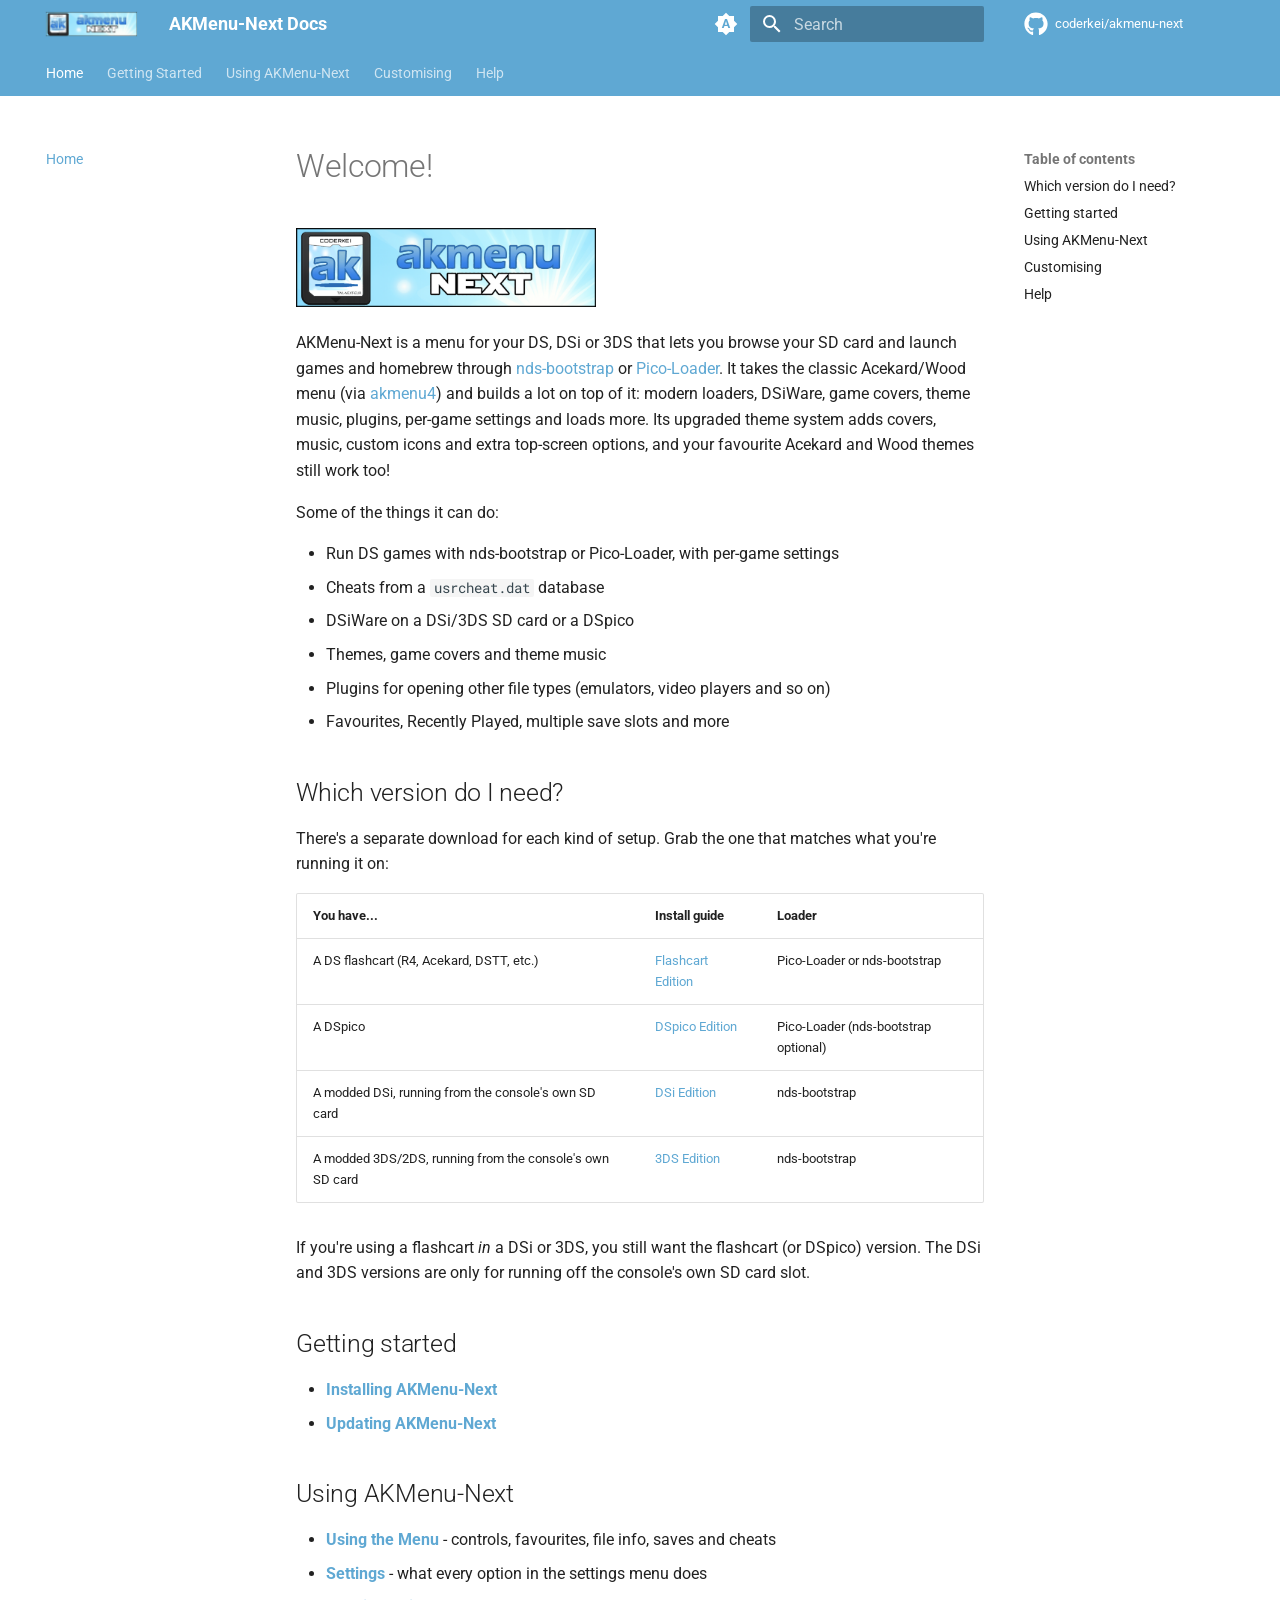
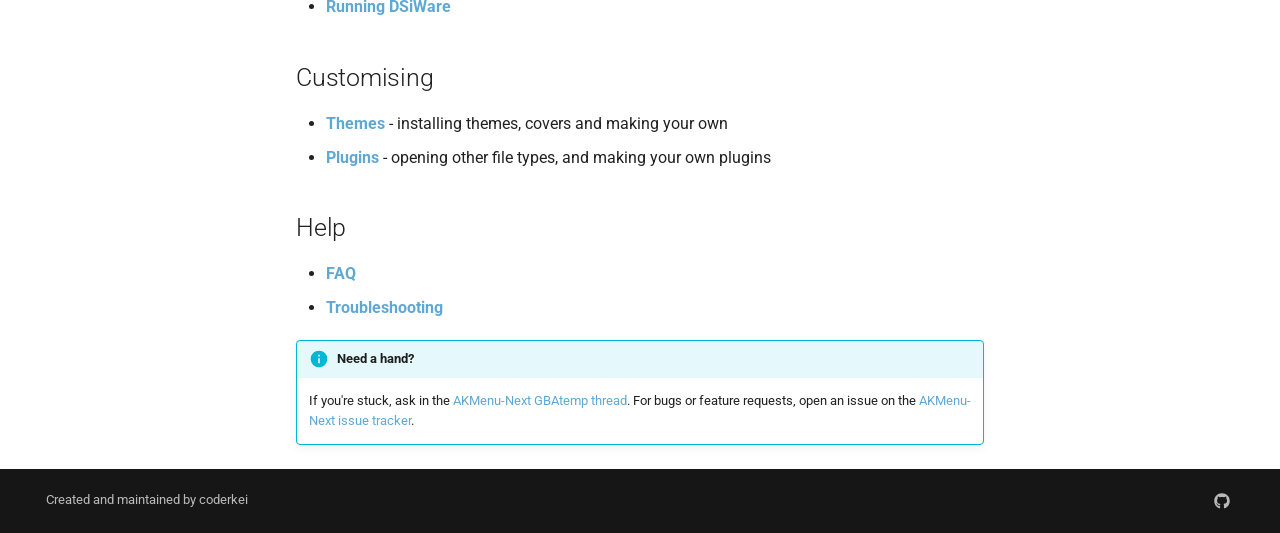
<file: index.html>
<!doctype html>
<html lang="en" class="no-js">
  <head>
    
      <meta charset="utf-8">
      <meta name="viewport" content="width=device-width,initial-scale=1">
      
      
      
        <link rel="canonical" href="https://coderkei.github.io/akmenu-next-docs/">
      
      
      
        <link rel="next" href="guides/akmenu-next/">
      
      
        
      
      
      <link rel="icon" href="images/favicon.png">
      <meta name="generator" content="mkdocs-1.6.1, mkdocs-material-9.8.1">
    
    
      
        <title>Home - AKMenu-Next Docs</title>
      
    
    
      <link rel="stylesheet" href="assets/stylesheets/main.57a0d79d.min.css">
      
        
        <link rel="stylesheet" href="assets/stylesheets/palette.fb2fffe2.min.css">
      
      


    
    
      
    
    
      
        
        
        <link rel="preconnect" href="https://fonts.gstatic.com" crossorigin>
        <link rel="stylesheet" href="https://fonts.googleapis.com/css?family=Roboto:300,300i,400,400i,700,700i%7CRoboto+Mono:400,400i,700,700i&display=fallback">
        <style>:root{--md-text-font:"Roboto";--md-code-font:"Roboto Mono"}</style>
      
    
    
      <link rel="stylesheet" href="stylesheets/extra.css">
    
    <script>__md_scope=new URL(".",location),__md_hash=e=>[...e].reduce(((e,_)=>(e<<5)-e+_.charCodeAt(0)),0),__md_get=(e,_=localStorage,t=__md_scope)=>JSON.parse(_.getItem(t.pathname+"."+e)),__md_set=(e,_,t=localStorage,a=__md_scope)=>{try{t.setItem(a.pathname+"."+e,JSON.stringify(_))}catch(e){}}</script>
    
      

    
    
  </head>
  
  
    
    
      
    
    
    
    
    <body dir="ltr" data-md-color-scheme="default" data-md-color-primary="indigo" data-md-color-accent="indigo">
  
    
    <input class="md-toggle" data-md-toggle="drawer" type="checkbox" id="__drawer" autocomplete="off">
    <input class="md-toggle" data-md-toggle="search" type="checkbox" id="__search" autocomplete="off">
    <label class="md-overlay" for="__drawer"></label>
    <div data-md-component="skip">
      
        
        <a href="#welcome" class="md-skip">
          Skip to content
        </a>
      
    </div>
    <div data-md-component="announce">
      
    </div>
    
    
      

<header class="md-header" data-md-component="header">
  <nav class="md-header__inner md-grid" aria-label="Header">
    <a href="." title="AKMenu-Next Docs" class="md-header__button md-logo" aria-label="AKMenu-Next Docs" data-md-component="logo">
      
  <img src="images/akmenu.png" alt="logo">

    </a>
    <label class="md-header__button md-icon" for="__drawer">
      
      <svg xmlns="http://www.w3.org/2000/svg" viewBox="0 0 24 24"><path d="M3 6h18v2H3zm0 5h18v2H3zm0 5h18v2H3z"/></svg>
    </label>
    <div class="md-header__title" data-md-component="header-title">
      <div class="md-header__ellipsis">
        <div class="md-header__topic">
          <span class="md-ellipsis">
            AKMenu-Next Docs
          </span>
        </div>
        <div class="md-header__topic" data-md-component="header-topic">
          <span class="md-ellipsis">
            
              Home
            
          </span>
        </div>
      </div>
    </div>
    
      
        <form class="md-header__option" data-md-component="palette">
  
    
    
    
    <input class="md-option" data-md-color-media="(prefers-color-scheme)" data-md-color-scheme="default" data-md-color-primary="indigo" data-md-color-accent="indigo"  aria-label="Switch to light mode"  type="radio" name="__palette" id="__palette_0">
    
      <label class="md-header__button md-icon" title="Switch to light mode" for="__palette_1" hidden>
        <svg xmlns="http://www.w3.org/2000/svg" viewBox="0 0 24 24"><path d="m14.3 16-.7-2h-3.2l-.7 2H7.8L11 7h2l3.2 9zM20 8.69V4h-4.69L12 .69 8.69 4H4v4.69L.69 12 4 15.31V20h4.69L12 23.31 15.31 20H20v-4.69L23.31 12zm-9.15 3.96h2.3L12 9z"/></svg>
      </label>
    
  
    
    
    
    <input class="md-option" data-md-color-media="(prefers-color-scheme: light)" data-md-color-scheme="default" data-md-color-primary="custom" data-md-color-accent="custom"  aria-label="Switch to dark mode"  type="radio" name="__palette" id="__palette_1">
    
      <label class="md-header__button md-icon" title="Switch to dark mode" for="__palette_2" hidden>
        <svg xmlns="http://www.w3.org/2000/svg" viewBox="0 0 24 24"><path d="M12 8a4 4 0 0 0-4 4 4 4 0 0 0 4 4 4 4 0 0 0 4-4 4 4 0 0 0-4-4m0 10a6 6 0 0 1-6-6 6 6 0 0 1 6-6 6 6 0 0 1 6 6 6 6 0 0 1-6 6m8-9.31V4h-4.69L12 .69 8.69 4H4v4.69L.69 12 4 15.31V20h4.69L12 23.31 15.31 20H20v-4.69L23.31 12z"/></svg>
      </label>
    
  
    
    
    
    <input class="md-option" data-md-color-media="(prefers-color-scheme: dark)" data-md-color-scheme="slate" data-md-color-primary="custom" data-md-color-accent="custom"  aria-label="Switch to system preference"  type="radio" name="__palette" id="__palette_2">
    
      <label class="md-header__button md-icon" title="Switch to system preference" for="__palette_0" hidden>
        <svg xmlns="http://www.w3.org/2000/svg" viewBox="0 0 24 24"><path d="M12 18c-.89 0-1.74-.2-2.5-.55C11.56 16.5 13 14.42 13 12s-1.44-4.5-3.5-5.45C10.26 6.2 11.11 6 12 6a6 6 0 0 1 6 6 6 6 0 0 1-6 6m8-9.31V4h-4.69L12 .69 8.69 4H4v4.69L.69 12 4 15.31V20h4.69L12 23.31 15.31 20H20v-4.69L23.31 12z"/></svg>
      </label>
    
  
</form>
      
    
    
      <script>var palette=__md_get("__palette");if(palette&&palette.color){if("(prefers-color-scheme)"===palette.color.media){var media=matchMedia("(prefers-color-scheme: light)"),input=document.querySelector(media.matches?"[data-md-color-media='(prefers-color-scheme: light)']":"[data-md-color-media='(prefers-color-scheme: dark)']");palette.color.media=input.getAttribute("data-md-color-media"),palette.color.scheme=input.getAttribute("data-md-color-scheme"),palette.color.primary=input.getAttribute("data-md-color-primary"),palette.color.accent=input.getAttribute("data-md-color-accent")}for(var[key,value]of Object.entries(palette.color))document.body.setAttribute("data-md-color-"+key,value)}</script>
    
    
    
      
      
        <label class="md-header__button md-icon" for="__search">
          
          <svg xmlns="http://www.w3.org/2000/svg" viewBox="0 0 24 24"><path d="M9.5 3A6.5 6.5 0 0 1 16 9.5c0 1.61-.59 3.09-1.56 4.23l.27.27h.79l5 5-1.5 1.5-5-5v-.79l-.27-.27A6.52 6.52 0 0 1 9.5 16 6.5 6.5 0 0 1 3 9.5 6.5 6.5 0 0 1 9.5 3m0 2C7 5 5 7 5 9.5S7 14 9.5 14 14 12 14 9.5 12 5 9.5 5"/></svg>
        </label>
        <div class="md-search" data-md-component="search" role="dialog">
  <label class="md-search__overlay" for="__search"></label>
  <div class="md-search__inner" role="search">
    <form class="md-search__form" name="search">
      <input type="text" class="md-search__input" name="query" aria-label="Search" placeholder="Search" autocapitalize="off" autocorrect="off" autocomplete="off" spellcheck="false" data-md-component="search-query" required>
      <label class="md-search__icon md-icon" for="__search">
        
        <svg xmlns="http://www.w3.org/2000/svg" viewBox="0 0 24 24"><path d="M9.5 3A6.5 6.5 0 0 1 16 9.5c0 1.61-.59 3.09-1.56 4.23l.27.27h.79l5 5-1.5 1.5-5-5v-.79l-.27-.27A6.52 6.52 0 0 1 9.5 16 6.5 6.5 0 0 1 3 9.5 6.5 6.5 0 0 1 9.5 3m0 2C7 5 5 7 5 9.5S7 14 9.5 14 14 12 14 9.5 12 5 9.5 5"/></svg>
        
        <svg xmlns="http://www.w3.org/2000/svg" viewBox="0 0 24 24"><path d="M20 11v2H8l5.5 5.5-1.42 1.42L4.16 12l7.92-7.92L13.5 5.5 8 11z"/></svg>
      </label>
      <nav class="md-search__options" aria-label="Search">
        
        <button type="reset" class="md-search__icon md-icon" title="Clear" aria-label="Clear" tabindex="-1">
          
          <svg xmlns="http://www.w3.org/2000/svg" viewBox="0 0 24 24"><path d="M19 6.41 17.59 5 12 10.59 6.41 5 5 6.41 10.59 12 5 17.59 6.41 19 12 13.41 17.59 19 19 17.59 13.41 12z"/></svg>
        </button>
      </nav>
      
    </form>
    <div class="md-search__output">
      <div class="md-search__scrollwrap" tabindex="0" data-md-scrollfix>
        <div class="md-search-result" data-md-component="search-result">
          <div class="md-search-result__meta">
            Initializing search
          </div>
          <ol class="md-search-result__list" role="presentation"></ol>
        </div>
      </div>
    </div>
  </div>
</div>
      
    
    
      <div class="md-header__source">
        <a href="https://github.com/coderkei/akmenu-next" title="Go to repository" class="md-source" data-md-component="source">
  <div class="md-source__icon md-icon">
    
    <svg xmlns="http://www.w3.org/2000/svg" viewBox="0 0 512 512"><!--! Font Awesome Free 7.1.0 by @fontawesome - https://fontawesome.com License - https://fontawesome.com/license/free (Icons: CC BY 4.0, Fonts: SIL OFL 1.1, Code: MIT License) Copyright 2025 Fonticons, Inc.--><path d="M173.9 397.4c0 2-2.3 3.6-5.2 3.6-3.3.3-5.6-1.3-5.6-3.6 0-2 2.3-3.6 5.2-3.6 3-.3 5.6 1.3 5.6 3.6m-31.1-4.5c-.7 2 1.3 4.3 4.3 4.9 2.6 1 5.6 0 6.2-2s-1.3-4.3-4.3-5.2c-2.6-.7-5.5.3-6.2 2.3m44.2-1.7c-2.9.7-4.9 2.6-4.6 4.9.3 2 2.9 3.3 5.9 2.6 2.9-.7 4.9-2.6 4.6-4.6-.3-1.9-3-3.2-5.9-2.9M252.8 8C114.1 8 8 113.3 8 252c0 110.9 69.8 205.8 169.5 239.2 12.8 2.3 17.3-5.6 17.3-12.1 0-6.2-.3-40.4-.3-61.4 0 0-70 15-84.7-29.8 0 0-11.4-29.1-27.8-36.6 0 0-22.9-15.7 1.6-15.4 0 0 24.9 2 38.6 25.8 21.9 38.6 58.6 27.5 72.9 20.9 2.3-16 8.8-27.1 16-33.7-55.9-6.2-112.3-14.3-112.3-110.5 0-27.5 7.6-41.3 23.6-58.9-2.6-6.5-11.1-33.3 2.6-67.9 20.9-6.5 69 27 69 27 20-5.6 41.5-8.5 62.8-8.5s42.8 2.9 62.8 8.5c0 0 48.1-33.6 69-27 13.7 34.7 5.2 61.4 2.6 67.9 16 17.7 25.8 31.5 25.8 58.9 0 96.5-58.9 104.2-114.8 110.5 9.2 7.9 17 22.9 17 46.4 0 33.7-.3 75.4-.3 83.6 0 6.5 4.6 14.4 17.3 12.1C436.2 457.8 504 362.9 504 252 504 113.3 391.5 8 252.8 8M105.2 352.9c-1.3 1-1 3.3.7 5.2 1.6 1.6 3.9 2.3 5.2 1 1.3-1 1-3.3-.7-5.2-1.6-1.6-3.9-2.3-5.2-1m-10.8-8.1c-.7 1.3.3 2.9 2.3 3.9 1.6 1 3.6.7 4.3-.7.7-1.3-.3-2.9-2.3-3.9-2-.6-3.6-.3-4.3.7m32.4 35.6c-1.6 1.3-1 4.3 1.3 6.2 2.3 2.3 5.2 2.6 6.5 1 1.3-1.3.7-4.3-1.3-6.2-2.2-2.3-5.2-2.6-6.5-1m-11.4-14.7c-1.6 1-1.6 3.6 0 5.9s4.3 3.3 5.6 2.3c1.6-1.3 1.6-3.9 0-6.2-1.4-2.3-4-3.3-5.6-2"/></svg>
  </div>
  <div class="md-source__repository">
    coderkei/akmenu-next
  </div>
</a>
      </div>
    
  </nav>
  
</header>
    
    <div class="md-container" data-md-component="container">
      
      
        
          
            
<nav class="md-tabs" aria-label="Tabs" data-md-component="tabs">
  <div class="md-grid">
    <ul class="md-tabs__list">
      
        
  
  
  
    
  
  
    <li class="md-tabs__item md-tabs__item--active">
      <a href="." class="md-tabs__link">
        
  
  
    
  
  Home

      </a>
    </li>
  

      
        
  
  
  
  
    
    
      <li class="md-tabs__item">
        <a href="guides/akmenu-next/" class="md-tabs__link">
          
  
  
  Getting Started

        </a>
      </li>
    
  

      
        
  
  
  
  
    
    
      <li class="md-tabs__item">
        <a href="guides/using/" class="md-tabs__link">
          
  
  
  Using AKMenu-Next

        </a>
      </li>
    
  

      
        
  
  
  
  
    
    
      <li class="md-tabs__item">
        <a href="guides/themes/" class="md-tabs__link">
          
  
  
  Customising

        </a>
      </li>
    
  

      
        
  
  
  
  
    
    
      <li class="md-tabs__item">
        <a href="guides/faq/" class="md-tabs__link">
          
  
  
  Help

        </a>
      </li>
    
  

      
    </ul>
  </div>
</nav>
          
        
      
      <main class="md-main" data-md-component="main">
        <div class="md-main__inner md-grid">
          
            
              
              <div class="md-sidebar md-sidebar--primary" data-md-component="sidebar" data-md-type="navigation" >
                <div class="md-sidebar__scrollwrap">
                  <div class="md-sidebar__inner">
                    


  


<nav class="md-nav md-nav--primary md-nav--lifted" aria-label="Navigation" data-md-level="0">
  <label class="md-nav__title" for="__drawer">
    <a href="." title="AKMenu-Next Docs" class="md-nav__button md-logo" aria-label="AKMenu-Next Docs" data-md-component="logo">
      
  <img src="images/akmenu.png" alt="logo">

    </a>
    AKMenu-Next Docs
  </label>
  
    <div class="md-nav__source">
      <a href="https://github.com/coderkei/akmenu-next" title="Go to repository" class="md-source" data-md-component="source">
  <div class="md-source__icon md-icon">
    
    <svg xmlns="http://www.w3.org/2000/svg" viewBox="0 0 512 512"><!--! Font Awesome Free 7.1.0 by @fontawesome - https://fontawesome.com License - https://fontawesome.com/license/free (Icons: CC BY 4.0, Fonts: SIL OFL 1.1, Code: MIT License) Copyright 2025 Fonticons, Inc.--><path d="M173.9 397.4c0 2-2.3 3.6-5.2 3.6-3.3.3-5.6-1.3-5.6-3.6 0-2 2.3-3.6 5.2-3.6 3-.3 5.6 1.3 5.6 3.6m-31.1-4.5c-.7 2 1.3 4.3 4.3 4.9 2.6 1 5.6 0 6.2-2s-1.3-4.3-4.3-5.2c-2.6-.7-5.5.3-6.2 2.3m44.2-1.7c-2.9.7-4.9 2.6-4.6 4.9.3 2 2.9 3.3 5.9 2.6 2.9-.7 4.9-2.6 4.6-4.6-.3-1.9-3-3.2-5.9-2.9M252.8 8C114.1 8 8 113.3 8 252c0 110.9 69.8 205.8 169.5 239.2 12.8 2.3 17.3-5.6 17.3-12.1 0-6.2-.3-40.4-.3-61.4 0 0-70 15-84.7-29.8 0 0-11.4-29.1-27.8-36.6 0 0-22.9-15.7 1.6-15.4 0 0 24.9 2 38.6 25.8 21.9 38.6 58.6 27.5 72.9 20.9 2.3-16 8.8-27.1 16-33.7-55.9-6.2-112.3-14.3-112.3-110.5 0-27.5 7.6-41.3 23.6-58.9-2.6-6.5-11.1-33.3 2.6-67.9 20.9-6.5 69 27 69 27 20-5.6 41.5-8.5 62.8-8.5s42.8 2.9 62.8 8.5c0 0 48.1-33.6 69-27 13.7 34.7 5.2 61.4 2.6 67.9 16 17.7 25.8 31.5 25.8 58.9 0 96.5-58.9 104.2-114.8 110.5 9.2 7.9 17 22.9 17 46.4 0 33.7-.3 75.4-.3 83.6 0 6.5 4.6 14.4 17.3 12.1C436.2 457.8 504 362.9 504 252 504 113.3 391.5 8 252.8 8M105.2 352.9c-1.3 1-1 3.3.7 5.2 1.6 1.6 3.9 2.3 5.2 1 1.3-1 1-3.3-.7-5.2-1.6-1.6-3.9-2.3-5.2-1m-10.8-8.1c-.7 1.3.3 2.9 2.3 3.9 1.6 1 3.6.7 4.3-.7.7-1.3-.3-2.9-2.3-3.9-2-.6-3.6-.3-4.3.7m32.4 35.6c-1.6 1.3-1 4.3 1.3 6.2 2.3 2.3 5.2 2.6 6.5 1 1.3-1.3.7-4.3-1.3-6.2-2.2-2.3-5.2-2.6-6.5-1m-11.4-14.7c-1.6 1-1.6 3.6 0 5.9s4.3 3.3 5.6 2.3c1.6-1.3 1.6-3.9 0-6.2-1.4-2.3-4-3.3-5.6-2"/></svg>
  </div>
  <div class="md-source__repository">
    coderkei/akmenu-next
  </div>
</a>
    </div>
  
  <ul class="md-nav__list" data-md-scrollfix>
    
      
      
  
  
    
  
  
  
    <li class="md-nav__item md-nav__item--active">
      
      <input class="md-nav__toggle md-toggle" type="checkbox" id="__toc">
      
      
        
      
      
        <label class="md-nav__link md-nav__link--active" for="__toc">
          
  
  
  <span class="md-ellipsis">
    
  
    Home
  

    
  </span>
  
  

          <span class="md-nav__icon md-icon"></span>
        </label>
      
      <a href="." class="md-nav__link md-nav__link--active">
        
  
  
  <span class="md-ellipsis">
    
  
    Home
  

    
  </span>
  
  

      </a>
      
        

<nav class="md-nav md-nav--secondary" aria-label="Table of contents">
  
  
  
    
  
  
    <label class="md-nav__title" for="__toc">
      <span class="md-nav__icon md-icon"></span>
      Table of contents
    </label>
    <ul class="md-nav__list" data-md-component="toc" data-md-scrollfix>
      
        <li class="md-nav__item">
  <a href="#which-version-do-i-need" class="md-nav__link">
    <span class="md-ellipsis">
      
        Which version do I need?
      
    </span>
  </a>
  
</li>
      
        <li class="md-nav__item">
  <a href="#getting-started" class="md-nav__link">
    <span class="md-ellipsis">
      
        Getting started
      
    </span>
  </a>
  
</li>
      
        <li class="md-nav__item">
  <a href="#using-akmenu-next" class="md-nav__link">
    <span class="md-ellipsis">
      
        Using AKMenu-Next
      
    </span>
  </a>
  
</li>
      
        <li class="md-nav__item">
  <a href="#customising" class="md-nav__link">
    <span class="md-ellipsis">
      
        Customising
      
    </span>
  </a>
  
</li>
      
        <li class="md-nav__item">
  <a href="#help" class="md-nav__link">
    <span class="md-ellipsis">
      
        Help
      
    </span>
  </a>
  
</li>
      
    </ul>
  
</nav>
      
    </li>
  

    
      
      
  
  
  
  
    
    
    
    
      
      
    
    
    <li class="md-nav__item md-nav__item--nested">
      
        
        
        <input class="md-nav__toggle md-toggle " type="checkbox" id="__nav_2" >
        
          
          <label class="md-nav__link" for="__nav_2" id="__nav_2_label" tabindex="0">
            
  
  
  <span class="md-ellipsis">
    
  
    Getting Started
  

    
  </span>
  
  

            <span class="md-nav__icon md-icon"></span>
          </label>
        
        <nav class="md-nav" data-md-level="1" aria-labelledby="__nav_2_label" aria-expanded="false">
          <label class="md-nav__title" for="__nav_2">
            <span class="md-nav__icon md-icon"></span>
            
  
    Getting Started
  

          </label>
          <ul class="md-nav__list" data-md-scrollfix>
            
              
                
  
  
  
  
    <li class="md-nav__item">
      <a href="guides/akmenu-next/" class="md-nav__link">
        
  
  
  <span class="md-ellipsis">
    
  
    Installing
  

    
  </span>
  
  

      </a>
    </li>
  

              
            
              
                
  
  
  
  
    <li class="md-nav__item">
      <a href="guides/updating/" class="md-nav__link">
        
  
  
  <span class="md-ellipsis">
    
  
    Updating
  

    
  </span>
  
  

      </a>
    </li>
  

              
            
          </ul>
        </nav>
      
    </li>
  

    
      
      
  
  
  
  
    
    
    
    
      
      
    
    
    <li class="md-nav__item md-nav__item--nested">
      
        
        
        <input class="md-nav__toggle md-toggle " type="checkbox" id="__nav_3" >
        
          
          <label class="md-nav__link" for="__nav_3" id="__nav_3_label" tabindex="0">
            
  
  
  <span class="md-ellipsis">
    
  
    Using AKMenu-Next
  

    
  </span>
  
  

            <span class="md-nav__icon md-icon"></span>
          </label>
        
        <nav class="md-nav" data-md-level="1" aria-labelledby="__nav_3_label" aria-expanded="false">
          <label class="md-nav__title" for="__nav_3">
            <span class="md-nav__icon md-icon"></span>
            
  
    Using AKMenu-Next
  

          </label>
          <ul class="md-nav__list" data-md-scrollfix>
            
              
                
  
  
  
  
    <li class="md-nav__item">
      <a href="guides/using/" class="md-nav__link">
        
  
  
  <span class="md-ellipsis">
    
  
    Using the Menu
  

    
  </span>
  
  

      </a>
    </li>
  

              
            
              
                
  
  
  
  
    <li class="md-nav__item">
      <a href="guides/settings/" class="md-nav__link">
        
  
  
  <span class="md-ellipsis">
    
  
    Settings
  

    
  </span>
  
  

      </a>
    </li>
  

              
            
              
                
  
  
  
  
    <li class="md-nav__item">
      <a href="guides/dsiware/" class="md-nav__link">
        
  
  
  <span class="md-ellipsis">
    
  
    Running DSiWare
  

    
  </span>
  
  

      </a>
    </li>
  

              
            
          </ul>
        </nav>
      
    </li>
  

    
      
      
  
  
  
  
    
    
    
    
      
      
    
    
    <li class="md-nav__item md-nav__item--nested">
      
        
        
        <input class="md-nav__toggle md-toggle " type="checkbox" id="__nav_4" >
        
          
          <label class="md-nav__link" for="__nav_4" id="__nav_4_label" tabindex="0">
            
  
  
  <span class="md-ellipsis">
    
  
    Customising
  

    
  </span>
  
  

            <span class="md-nav__icon md-icon"></span>
          </label>
        
        <nav class="md-nav" data-md-level="1" aria-labelledby="__nav_4_label" aria-expanded="false">
          <label class="md-nav__title" for="__nav_4">
            <span class="md-nav__icon md-icon"></span>
            
  
    Customising
  

          </label>
          <ul class="md-nav__list" data-md-scrollfix>
            
              
                
  
  
  
  
    <li class="md-nav__item">
      <a href="guides/themes/" class="md-nav__link">
        
  
  
  <span class="md-ellipsis">
    
  
    Themes
  

    
  </span>
  
  

      </a>
    </li>
  

              
            
              
                
  
  
  
  
    <li class="md-nav__item">
      <a href="guides/plugins/" class="md-nav__link">
        
  
  
  <span class="md-ellipsis">
    
  
    Plugins
  

    
  </span>
  
  

      </a>
    </li>
  

              
            
          </ul>
        </nav>
      
    </li>
  

    
      
      
  
  
  
  
    
    
    
    
      
      
    
    
    <li class="md-nav__item md-nav__item--nested">
      
        
        
        <input class="md-nav__toggle md-toggle " type="checkbox" id="__nav_5" >
        
          
          <label class="md-nav__link" for="__nav_5" id="__nav_5_label" tabindex="0">
            
  
  
  <span class="md-ellipsis">
    
  
    Help
  

    
  </span>
  
  

            <span class="md-nav__icon md-icon"></span>
          </label>
        
        <nav class="md-nav" data-md-level="1" aria-labelledby="__nav_5_label" aria-expanded="false">
          <label class="md-nav__title" for="__nav_5">
            <span class="md-nav__icon md-icon"></span>
            
  
    Help
  

          </label>
          <ul class="md-nav__list" data-md-scrollfix>
            
              
                
  
  
  
  
    <li class="md-nav__item">
      <a href="guides/faq/" class="md-nav__link">
        
  
  
  <span class="md-ellipsis">
    
  
    FAQ
  

    
  </span>
  
  

      </a>
    </li>
  

              
            
              
                
  
  
  
  
    <li class="md-nav__item">
      <a href="guides/troubleshooting/" class="md-nav__link">
        
  
  
  <span class="md-ellipsis">
    
  
    Troubleshooting
  

    
  </span>
  
  

      </a>
    </li>
  

              
            
          </ul>
        </nav>
      
    </li>
  

    
  </ul>
</nav>
                  </div>
                </div>
              </div>
            
            
              
              <div class="md-sidebar md-sidebar--secondary" data-md-component="sidebar" data-md-type="toc" >
                <div class="md-sidebar__scrollwrap">
                  <div class="md-sidebar__inner">
                    

<nav class="md-nav md-nav--secondary" aria-label="Table of contents">
  
  
  
    
  
  
    <label class="md-nav__title" for="__toc">
      <span class="md-nav__icon md-icon"></span>
      Table of contents
    </label>
    <ul class="md-nav__list" data-md-component="toc" data-md-scrollfix>
      
        <li class="md-nav__item">
  <a href="#which-version-do-i-need" class="md-nav__link">
    <span class="md-ellipsis">
      
        Which version do I need?
      
    </span>
  </a>
  
</li>
      
        <li class="md-nav__item">
  <a href="#getting-started" class="md-nav__link">
    <span class="md-ellipsis">
      
        Getting started
      
    </span>
  </a>
  
</li>
      
        <li class="md-nav__item">
  <a href="#using-akmenu-next" class="md-nav__link">
    <span class="md-ellipsis">
      
        Using AKMenu-Next
      
    </span>
  </a>
  
</li>
      
        <li class="md-nav__item">
  <a href="#customising" class="md-nav__link">
    <span class="md-ellipsis">
      
        Customising
      
    </span>
  </a>
  
</li>
      
        <li class="md-nav__item">
  <a href="#help" class="md-nav__link">
    <span class="md-ellipsis">
      
        Help
      
    </span>
  </a>
  
</li>
      
    </ul>
  
</nav>
                  </div>
                </div>
              </div>
            
          
          
            <div class="md-content" data-md-component="content">
              
              <article class="md-content__inner md-typeset">
                
                  


  
  


<h1 id="welcome">Welcome!</h1>
<p><img alt="akmenu-next" src="images/akmenu.png" width="300" /></p>
<p>AKMenu-Next is a menu for your DS, DSi or 3DS that lets you browse your SD card and launch games and homebrew through <a href="https://github.com/DS-Homebrew/nds-bootstrap">nds-bootstrap</a> or <a href="https://github.com/LNH-team/pico-loader">Pico-Loader</a>. It takes the classic Acekard/Wood menu (via <a href="https://github.com/lifehackerhansol/akmenu4">akmenu4</a>) and builds a lot on top of it: modern loaders, DSiWare, game covers, theme music, plugins, per-game settings and loads more. Its upgraded theme system adds covers, music, custom icons and extra top-screen options, and your favourite Acekard and Wood themes still work too!</p>
<p>Some of the things it can do:</p>
<ul>
<li>Run DS games with nds-bootstrap or Pico-Loader, with per-game settings</li>
<li>Cheats from a <code>usrcheat.dat</code> database</li>
<li>DSiWare on a DSi/3DS SD card or a DSpico</li>
<li>Themes, game covers and theme music</li>
<li>Plugins for opening other file types (emulators, video players and so on)</li>
<li>Favourites, Recently Played, multiple save slots and more</li>
</ul>
<h2 id="which-version-do-i-need">Which version do I need?</h2>
<p>There's a separate download for each kind of setup. Grab the one that matches what you're running it on:</p>
<table>
<thead>
<tr>
<th>You have...</th>
<th>Install guide</th>
<th>Loader</th>
</tr>
</thead>
<tbody>
<tr>
<td>A DS flashcart (R4, Acekard, DSTT, etc.)</td>
<td><a href="guides/akmenu-next/#flashcarts">Flashcart Edition</a></td>
<td>Pico-Loader or nds-bootstrap</td>
</tr>
<tr>
<td>A DSpico</td>
<td><a href="guides/akmenu-next/#dspico">DSpico Edition</a></td>
<td>Pico-Loader (nds-bootstrap optional)</td>
</tr>
<tr>
<td>A modded DSi, running from the console's own SD card</td>
<td><a href="guides/akmenu-next/#nintendo-dsi">DSi Edition</a></td>
<td>nds-bootstrap</td>
</tr>
<tr>
<td>A modded 3DS/2DS, running from the console's own SD card</td>
<td><a href="guides/akmenu-next/#nintendo-3ds">3DS Edition</a></td>
<td>nds-bootstrap</td>
</tr>
</tbody>
</table>
<p>If you're using a flashcart <em>in</em> a DSi or 3DS, you still want the flashcart (or DSpico) version. The DSi and 3DS versions are only for running off the console's own SD card slot.</p>
<h2 id="getting-started">Getting started</h2>
<ul>
<li><a href="guides/akmenu-next/"><strong>Installing AKMenu-Next</strong></a></li>
<li><a href="guides/updating/"><strong>Updating AKMenu-Next</strong></a></li>
</ul>
<h2 id="using-akmenu-next">Using AKMenu-Next</h2>
<ul>
<li><a href="guides/using/"><strong>Using the Menu</strong></a> - controls, favourites, file info, saves and cheats</li>
<li><a href="guides/settings/"><strong>Settings</strong></a> - what every option in the settings menu does</li>
<li><a href="guides/dsiware/"><strong>Running DSiWare</strong></a></li>
</ul>
<h2 id="customising">Customising</h2>
<ul>
<li><a href="guides/themes/"><strong>Themes</strong></a> - installing themes, covers and making your own</li>
<li><a href="guides/plugins/"><strong>Plugins</strong></a> - opening other file types, and making your own plugins</li>
</ul>
<h2 id="help">Help</h2>
<ul>
<li><a href="guides/faq/"><strong>FAQ</strong></a></li>
<li><a href="guides/troubleshooting/"><strong>Troubleshooting</strong></a></li>
</ul>
<div class="admonition info">
<p class="admonition-title">Need a hand?</p>
<p>If you're stuck, ask in the <a href="https://gbatemp.net/threads/ds-i-3ds-akmenu-next-wood-frontend-for-nds-bootstrap-pico-loader.665743/">AKMenu-Next GBAtemp thread</a>. For bugs or feature requests, open an issue on the <a href="https://github.com/coderkei/akmenu-next/issues">AKMenu-Next issue tracker</a>.</p>
</div>







  
  






                
              </article>
            </div>
          
          
<script>var target=document.getElementById(location.hash.slice(1));target&&target.name&&(target.checked=target.name.startsWith("__tabbed_"))</script>
        </div>
        
      </main>
      
        <footer class="md-footer">
  
  <div class="md-footer-meta md-typeset">
    <div class="md-footer-meta__inner md-grid">
      <div class="md-copyright">
  
    <div class="md-copyright__highlight">
      Created and maintained by coderkei
    </div>
  
  
</div>
      
        
<div class="md-social">
  
    
    
    
    
      
      
    
    <a href="https://github.com/coderkei" target="_blank" rel="noopener" title="github.com" class="md-social__link">
      <svg xmlns="http://www.w3.org/2000/svg" viewBox="0 0 512 512"><!--! Font Awesome Free 7.1.0 by @fontawesome - https://fontawesome.com License - https://fontawesome.com/license/free (Icons: CC BY 4.0, Fonts: SIL OFL 1.1, Code: MIT License) Copyright 2025 Fonticons, Inc.--><path d="M173.9 397.4c0 2-2.3 3.6-5.2 3.6-3.3.3-5.6-1.3-5.6-3.6 0-2 2.3-3.6 5.2-3.6 3-.3 5.6 1.3 5.6 3.6m-31.1-4.5c-.7 2 1.3 4.3 4.3 4.9 2.6 1 5.6 0 6.2-2s-1.3-4.3-4.3-5.2c-2.6-.7-5.5.3-6.2 2.3m44.2-1.7c-2.9.7-4.9 2.6-4.6 4.9.3 2 2.9 3.3 5.9 2.6 2.9-.7 4.9-2.6 4.6-4.6-.3-1.9-3-3.2-5.9-2.9M252.8 8C114.1 8 8 113.3 8 252c0 110.9 69.8 205.8 169.5 239.2 12.8 2.3 17.3-5.6 17.3-12.1 0-6.2-.3-40.4-.3-61.4 0 0-70 15-84.7-29.8 0 0-11.4-29.1-27.8-36.6 0 0-22.9-15.7 1.6-15.4 0 0 24.9 2 38.6 25.8 21.9 38.6 58.6 27.5 72.9 20.9 2.3-16 8.8-27.1 16-33.7-55.9-6.2-112.3-14.3-112.3-110.5 0-27.5 7.6-41.3 23.6-58.9-2.6-6.5-11.1-33.3 2.6-67.9 20.9-6.5 69 27 69 27 20-5.6 41.5-8.5 62.8-8.5s42.8 2.9 62.8 8.5c0 0 48.1-33.6 69-27 13.7 34.7 5.2 61.4 2.6 67.9 16 17.7 25.8 31.5 25.8 58.9 0 96.5-58.9 104.2-114.8 110.5 9.2 7.9 17 22.9 17 46.4 0 33.7-.3 75.4-.3 83.6 0 6.5 4.6 14.4 17.3 12.1C436.2 457.8 504 362.9 504 252 504 113.3 391.5 8 252.8 8M105.2 352.9c-1.3 1-1 3.3.7 5.2 1.6 1.6 3.9 2.3 5.2 1 1.3-1 1-3.3-.7-5.2-1.6-1.6-3.9-2.3-5.2-1m-10.8-8.1c-.7 1.3.3 2.9 2.3 3.9 1.6 1 3.6.7 4.3-.7.7-1.3-.3-2.9-2.3-3.9-2-.6-3.6-.3-4.3.7m32.4 35.6c-1.6 1.3-1 4.3 1.3 6.2 2.3 2.3 5.2 2.6 6.5 1 1.3-1.3.7-4.3-1.3-6.2-2.2-2.3-5.2-2.6-6.5-1m-11.4-14.7c-1.6 1-1.6 3.6 0 5.9s4.3 3.3 5.6 2.3c1.6-1.3 1.6-3.9 0-6.2-1.4-2.3-4-3.3-5.6-2"/></svg>
    </a>
  
</div>
      
    </div>
  </div>
</footer>
      
    </div>
    <div class="md-dialog" data-md-component="dialog">
      <div class="md-dialog__inner md-typeset"></div>
    </div>
    
    
    
      
      
      <script id="__config" type="application/json">{"annotate": null, "base": ".", "features": ["navigation.tabs", "content.tooltips"], "search": "assets/javascripts/workers/search.a7633da7.min.js", "tags": null, "translations": {"clipboard.copied": "Copied to clipboard", "clipboard.copy": "Copy to clipboard", "search.result.more.one": "1 more on this page", "search.result.more.other": "# more on this page", "search.result.none": "No matching documents", "search.result.one": "1 matching document", "search.result.other": "# matching documents", "search.result.placeholder": "Type to start searching", "search.result.term.missing": "Missing", "select.version": "Select version"}, "version": null}</script>
    
    
      <script src="assets/javascripts/bundle.a5f9d56c.min.js"></script>
      
    
  </body>
</html>
</file>
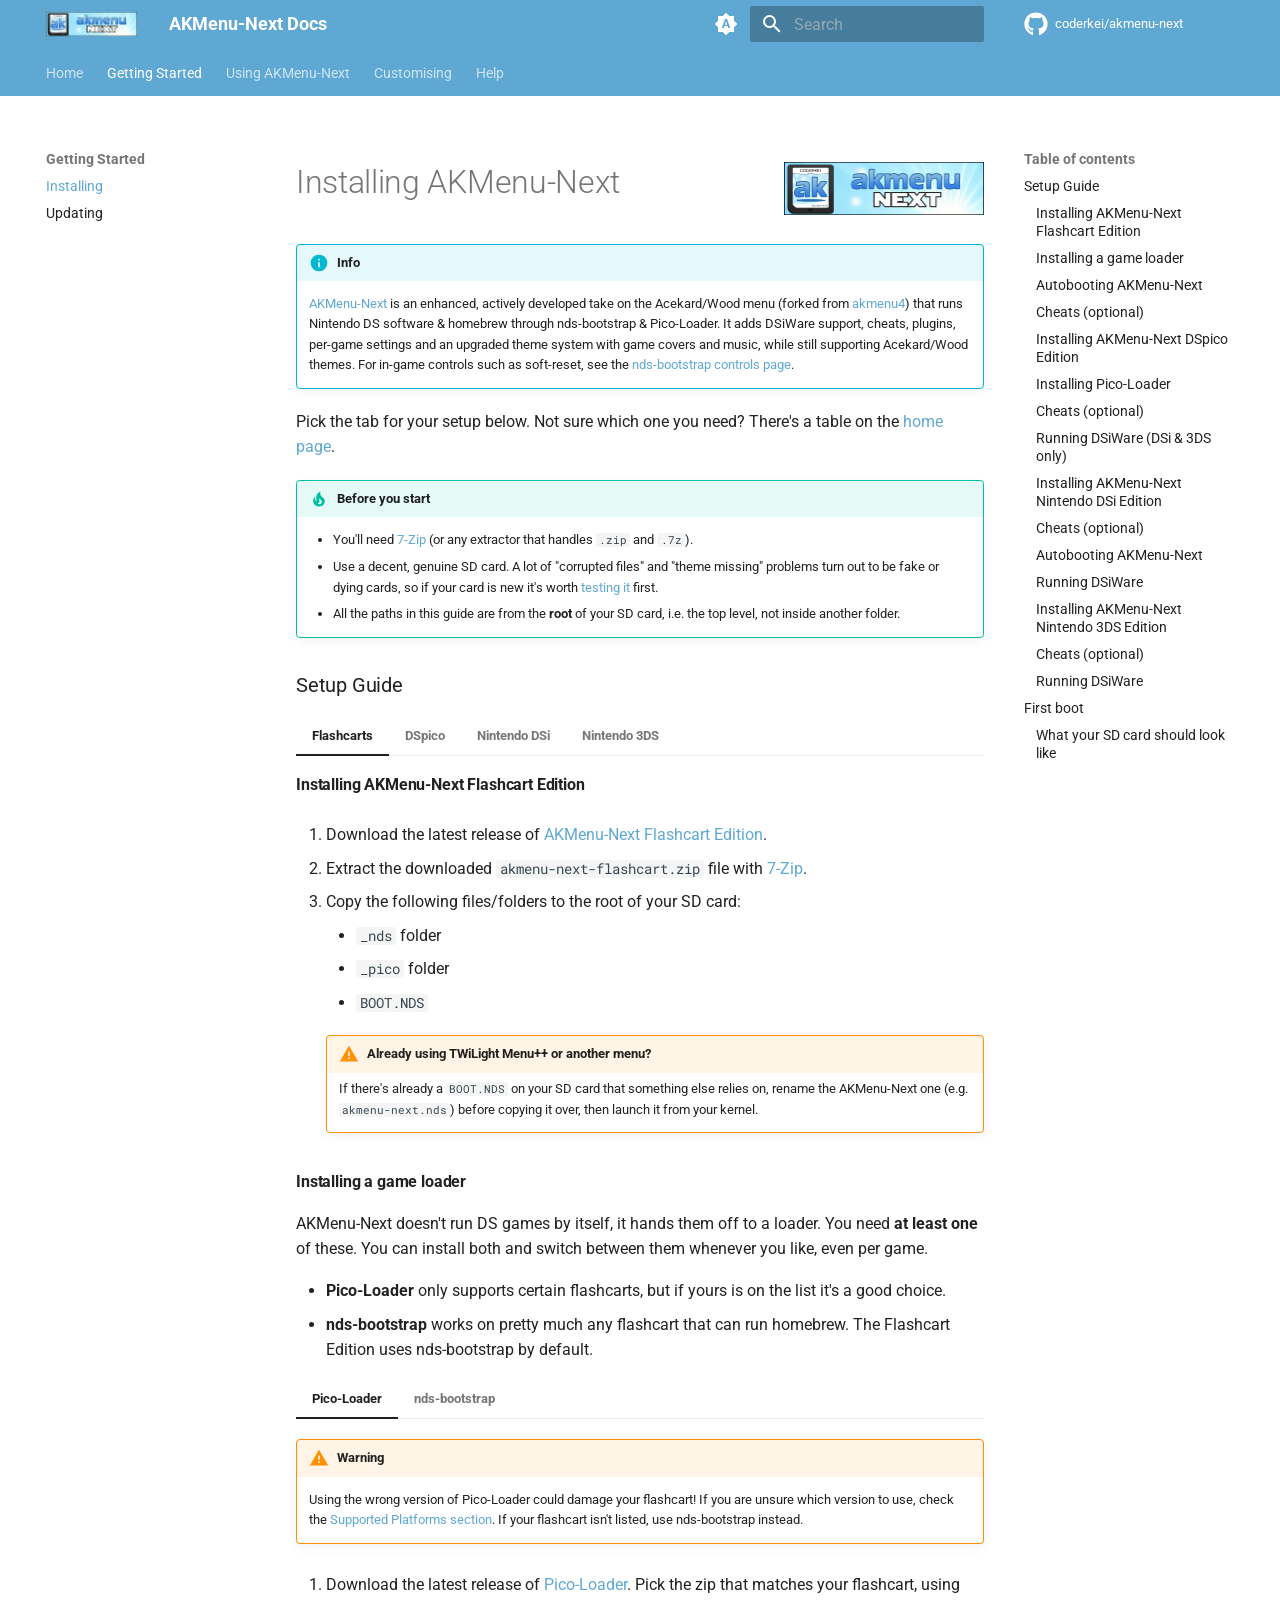
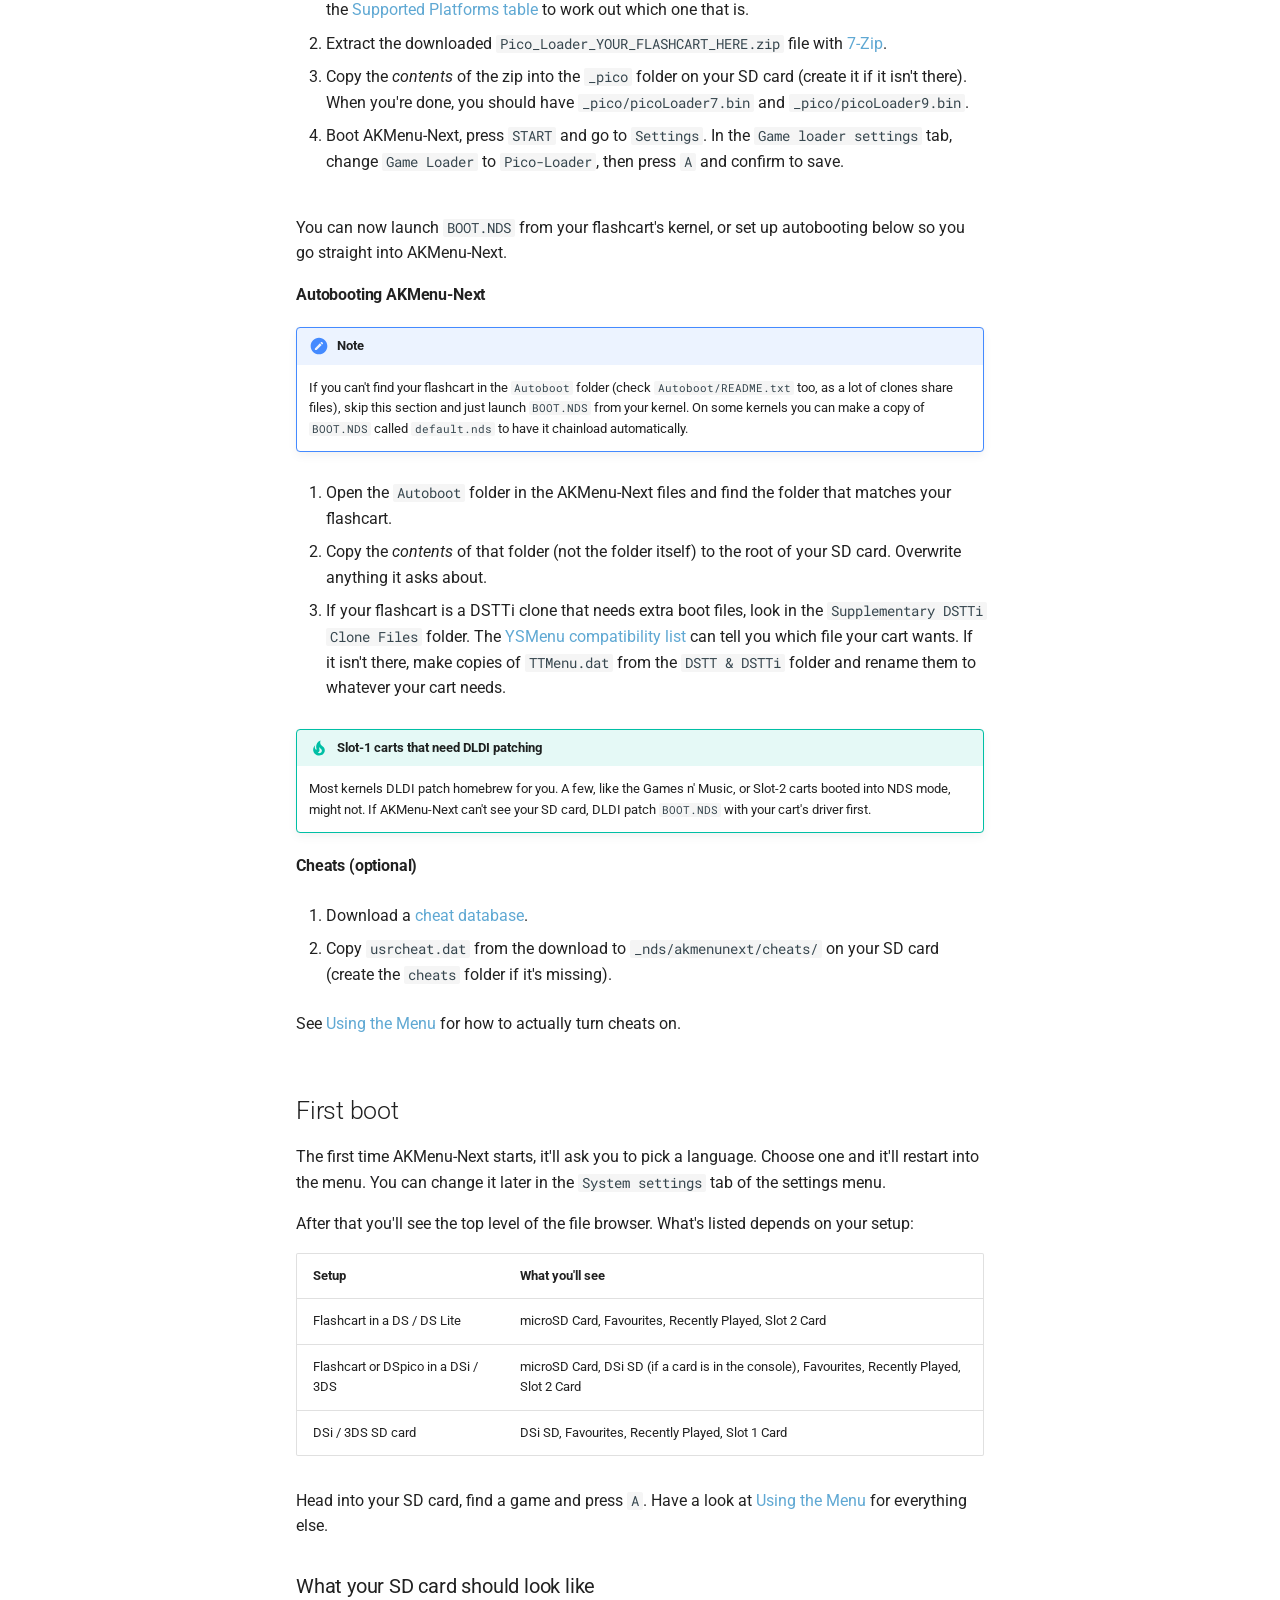
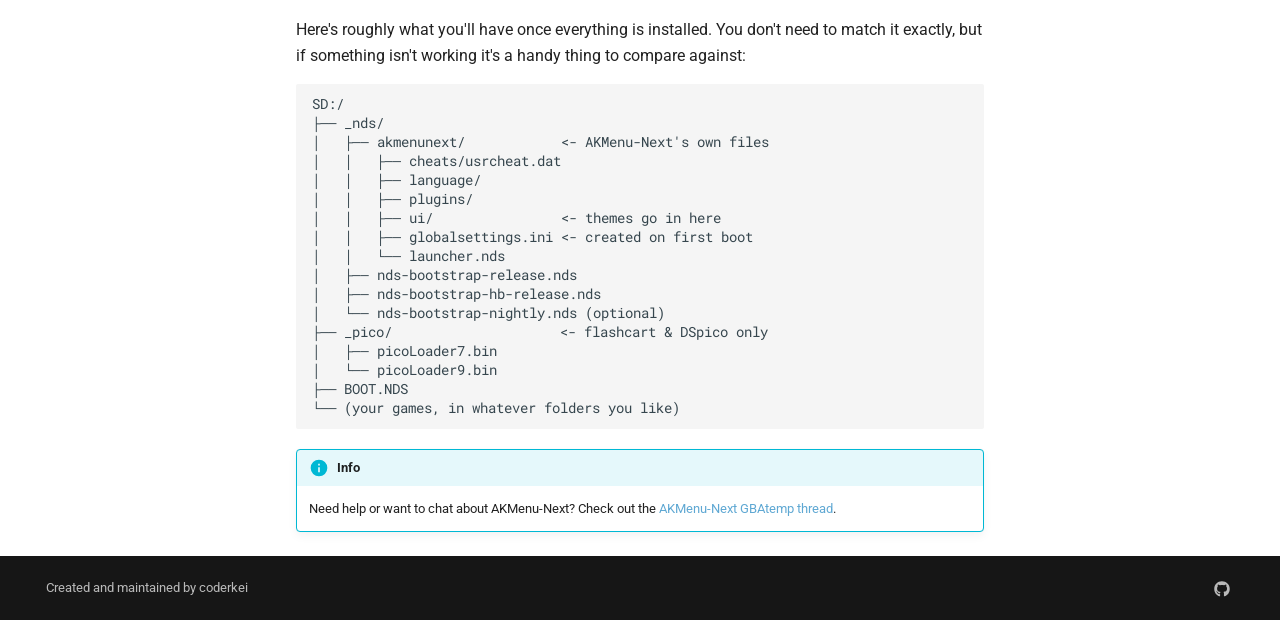
<file: guides/akmenu-next/index.html>
<!doctype html>
<html lang="en" class="no-js">
  <head>
    
      <meta charset="utf-8">
      <meta name="viewport" content="width=device-width,initial-scale=1">
      
      
      
        <link rel="canonical" href="https://coderkei.github.io/akmenu-next-docs/guides/akmenu-next/">
      
      
        <link rel="prev" href="../..">
      
      
        <link rel="next" href="../updating/">
      
      
        
      
      
      <link rel="icon" href="../../images/favicon.png">
      <meta name="generator" content="mkdocs-1.6.1, mkdocs-material-9.8.1">
    
    
      
        <title>Installing AKMenu-Next - AKMenu-Next Docs</title>
      
    
    
      <link rel="stylesheet" href="../../assets/stylesheets/main.57a0d79d.min.css">
      
        
        <link rel="stylesheet" href="../../assets/stylesheets/palette.fb2fffe2.min.css">
      
      


    
    
      
    
    
      
        
        
        <link rel="preconnect" href="https://fonts.gstatic.com" crossorigin>
        <link rel="stylesheet" href="https://fonts.googleapis.com/css?family=Roboto:300,300i,400,400i,700,700i%7CRoboto+Mono:400,400i,700,700i&display=fallback">
        <style>:root{--md-text-font:"Roboto";--md-code-font:"Roboto Mono"}</style>
      
    
    
      <link rel="stylesheet" href="../../stylesheets/extra.css">
    
    <script>__md_scope=new URL("../..",location),__md_hash=e=>[...e].reduce(((e,_)=>(e<<5)-e+_.charCodeAt(0)),0),__md_get=(e,_=localStorage,t=__md_scope)=>JSON.parse(_.getItem(t.pathname+"."+e)),__md_set=(e,_,t=localStorage,a=__md_scope)=>{try{t.setItem(a.pathname+"."+e,JSON.stringify(_))}catch(e){}}</script>
    
      

    
    
  </head>
  
  
    
    
      
    
    
    
    
    <body dir="ltr" data-md-color-scheme="default" data-md-color-primary="indigo" data-md-color-accent="indigo">
  
    
    <input class="md-toggle" data-md-toggle="drawer" type="checkbox" id="__drawer" autocomplete="off">
    <input class="md-toggle" data-md-toggle="search" type="checkbox" id="__search" autocomplete="off">
    <label class="md-overlay" for="__drawer"></label>
    <div data-md-component="skip">
      
        
        <a href="#installing-akmenu-next" class="md-skip">
          Skip to content
        </a>
      
    </div>
    <div data-md-component="announce">
      
    </div>
    
    
      

<header class="md-header" data-md-component="header">
  <nav class="md-header__inner md-grid" aria-label="Header">
    <a href="../.." title="AKMenu-Next Docs" class="md-header__button md-logo" aria-label="AKMenu-Next Docs" data-md-component="logo">
      
  <img src="../../images/akmenu.png" alt="logo">

    </a>
    <label class="md-header__button md-icon" for="__drawer">
      
      <svg xmlns="http://www.w3.org/2000/svg" viewBox="0 0 24 24"><path d="M3 6h18v2H3zm0 5h18v2H3zm0 5h18v2H3z"/></svg>
    </label>
    <div class="md-header__title" data-md-component="header-title">
      <div class="md-header__ellipsis">
        <div class="md-header__topic">
          <span class="md-ellipsis">
            AKMenu-Next Docs
          </span>
        </div>
        <div class="md-header__topic" data-md-component="header-topic">
          <span class="md-ellipsis">
            
              Installing AKMenu-Next
            
          </span>
        </div>
      </div>
    </div>
    
      
        <form class="md-header__option" data-md-component="palette">
  
    
    
    
    <input class="md-option" data-md-color-media="(prefers-color-scheme)" data-md-color-scheme="default" data-md-color-primary="indigo" data-md-color-accent="indigo"  aria-label="Switch to light mode"  type="radio" name="__palette" id="__palette_0">
    
      <label class="md-header__button md-icon" title="Switch to light mode" for="__palette_1" hidden>
        <svg xmlns="http://www.w3.org/2000/svg" viewBox="0 0 24 24"><path d="m14.3 16-.7-2h-3.2l-.7 2H7.8L11 7h2l3.2 9zM20 8.69V4h-4.69L12 .69 8.69 4H4v4.69L.69 12 4 15.31V20h4.69L12 23.31 15.31 20H20v-4.69L23.31 12zm-9.15 3.96h2.3L12 9z"/></svg>
      </label>
    
  
    
    
    
    <input class="md-option" data-md-color-media="(prefers-color-scheme: light)" data-md-color-scheme="default" data-md-color-primary="custom" data-md-color-accent="custom"  aria-label="Switch to dark mode"  type="radio" name="__palette" id="__palette_1">
    
      <label class="md-header__button md-icon" title="Switch to dark mode" for="__palette_2" hidden>
        <svg xmlns="http://www.w3.org/2000/svg" viewBox="0 0 24 24"><path d="M12 8a4 4 0 0 0-4 4 4 4 0 0 0 4 4 4 4 0 0 0 4-4 4 4 0 0 0-4-4m0 10a6 6 0 0 1-6-6 6 6 0 0 1 6-6 6 6 0 0 1 6 6 6 6 0 0 1-6 6m8-9.31V4h-4.69L12 .69 8.69 4H4v4.69L.69 12 4 15.31V20h4.69L12 23.31 15.31 20H20v-4.69L23.31 12z"/></svg>
      </label>
    
  
    
    
    
    <input class="md-option" data-md-color-media="(prefers-color-scheme: dark)" data-md-color-scheme="slate" data-md-color-primary="custom" data-md-color-accent="custom"  aria-label="Switch to system preference"  type="radio" name="__palette" id="__palette_2">
    
      <label class="md-header__button md-icon" title="Switch to system preference" for="__palette_0" hidden>
        <svg xmlns="http://www.w3.org/2000/svg" viewBox="0 0 24 24"><path d="M12 18c-.89 0-1.74-.2-2.5-.55C11.56 16.5 13 14.42 13 12s-1.44-4.5-3.5-5.45C10.26 6.2 11.11 6 12 6a6 6 0 0 1 6 6 6 6 0 0 1-6 6m8-9.31V4h-4.69L12 .69 8.69 4H4v4.69L.69 12 4 15.31V20h4.69L12 23.31 15.31 20H20v-4.69L23.31 12z"/></svg>
      </label>
    
  
</form>
      
    
    
      <script>var palette=__md_get("__palette");if(palette&&palette.color){if("(prefers-color-scheme)"===palette.color.media){var media=matchMedia("(prefers-color-scheme: light)"),input=document.querySelector(media.matches?"[data-md-color-media='(prefers-color-scheme: light)']":"[data-md-color-media='(prefers-color-scheme: dark)']");palette.color.media=input.getAttribute("data-md-color-media"),palette.color.scheme=input.getAttribute("data-md-color-scheme"),palette.color.primary=input.getAttribute("data-md-color-primary"),palette.color.accent=input.getAttribute("data-md-color-accent")}for(var[key,value]of Object.entries(palette.color))document.body.setAttribute("data-md-color-"+key,value)}</script>
    
    
    
      
      
        <label class="md-header__button md-icon" for="__search">
          
          <svg xmlns="http://www.w3.org/2000/svg" viewBox="0 0 24 24"><path d="M9.5 3A6.5 6.5 0 0 1 16 9.5c0 1.61-.59 3.09-1.56 4.23l.27.27h.79l5 5-1.5 1.5-5-5v-.79l-.27-.27A6.52 6.52 0 0 1 9.5 16 6.5 6.5 0 0 1 3 9.5 6.5 6.5 0 0 1 9.5 3m0 2C7 5 5 7 5 9.5S7 14 9.5 14 14 12 14 9.5 12 5 9.5 5"/></svg>
        </label>
        <div class="md-search" data-md-component="search" role="dialog">
  <label class="md-search__overlay" for="__search"></label>
  <div class="md-search__inner" role="search">
    <form class="md-search__form" name="search">
      <input type="text" class="md-search__input" name="query" aria-label="Search" placeholder="Search" autocapitalize="off" autocorrect="off" autocomplete="off" spellcheck="false" data-md-component="search-query" required>
      <label class="md-search__icon md-icon" for="__search">
        
        <svg xmlns="http://www.w3.org/2000/svg" viewBox="0 0 24 24"><path d="M9.5 3A6.5 6.5 0 0 1 16 9.5c0 1.61-.59 3.09-1.56 4.23l.27.27h.79l5 5-1.5 1.5-5-5v-.79l-.27-.27A6.52 6.52 0 0 1 9.5 16 6.5 6.5 0 0 1 3 9.5 6.5 6.5 0 0 1 9.5 3m0 2C7 5 5 7 5 9.5S7 14 9.5 14 14 12 14 9.5 12 5 9.5 5"/></svg>
        
        <svg xmlns="http://www.w3.org/2000/svg" viewBox="0 0 24 24"><path d="M20 11v2H8l5.5 5.5-1.42 1.42L4.16 12l7.92-7.92L13.5 5.5 8 11z"/></svg>
      </label>
      <nav class="md-search__options" aria-label="Search">
        
        <button type="reset" class="md-search__icon md-icon" title="Clear" aria-label="Clear" tabindex="-1">
          
          <svg xmlns="http://www.w3.org/2000/svg" viewBox="0 0 24 24"><path d="M19 6.41 17.59 5 12 10.59 6.41 5 5 6.41 10.59 12 5 17.59 6.41 19 12 13.41 17.59 19 19 17.59 13.41 12z"/></svg>
        </button>
      </nav>
      
    </form>
    <div class="md-search__output">
      <div class="md-search__scrollwrap" tabindex="0" data-md-scrollfix>
        <div class="md-search-result" data-md-component="search-result">
          <div class="md-search-result__meta">
            Initializing search
          </div>
          <ol class="md-search-result__list" role="presentation"></ol>
        </div>
      </div>
    </div>
  </div>
</div>
      
    
    
      <div class="md-header__source">
        <a href="https://github.com/coderkei/akmenu-next" title="Go to repository" class="md-source" data-md-component="source">
  <div class="md-source__icon md-icon">
    
    <svg xmlns="http://www.w3.org/2000/svg" viewBox="0 0 512 512"><!--! Font Awesome Free 7.1.0 by @fontawesome - https://fontawesome.com License - https://fontawesome.com/license/free (Icons: CC BY 4.0, Fonts: SIL OFL 1.1, Code: MIT License) Copyright 2025 Fonticons, Inc.--><path d="M173.9 397.4c0 2-2.3 3.6-5.2 3.6-3.3.3-5.6-1.3-5.6-3.6 0-2 2.3-3.6 5.2-3.6 3-.3 5.6 1.3 5.6 3.6m-31.1-4.5c-.7 2 1.3 4.3 4.3 4.9 2.6 1 5.6 0 6.2-2s-1.3-4.3-4.3-5.2c-2.6-.7-5.5.3-6.2 2.3m44.2-1.7c-2.9.7-4.9 2.6-4.6 4.9.3 2 2.9 3.3 5.9 2.6 2.9-.7 4.9-2.6 4.6-4.6-.3-1.9-3-3.2-5.9-2.9M252.8 8C114.1 8 8 113.3 8 252c0 110.9 69.8 205.8 169.5 239.2 12.8 2.3 17.3-5.6 17.3-12.1 0-6.2-.3-40.4-.3-61.4 0 0-70 15-84.7-29.8 0 0-11.4-29.1-27.8-36.6 0 0-22.9-15.7 1.6-15.4 0 0 24.9 2 38.6 25.8 21.9 38.6 58.6 27.5 72.9 20.9 2.3-16 8.8-27.1 16-33.7-55.9-6.2-112.3-14.3-112.3-110.5 0-27.5 7.6-41.3 23.6-58.9-2.6-6.5-11.1-33.3 2.6-67.9 20.9-6.5 69 27 69 27 20-5.6 41.5-8.5 62.8-8.5s42.8 2.9 62.8 8.5c0 0 48.1-33.6 69-27 13.7 34.7 5.2 61.4 2.6 67.9 16 17.7 25.8 31.5 25.8 58.9 0 96.5-58.9 104.2-114.8 110.5 9.2 7.9 17 22.9 17 46.4 0 33.7-.3 75.4-.3 83.6 0 6.5 4.6 14.4 17.3 12.1C436.2 457.8 504 362.9 504 252 504 113.3 391.5 8 252.8 8M105.2 352.9c-1.3 1-1 3.3.7 5.2 1.6 1.6 3.9 2.3 5.2 1 1.3-1 1-3.3-.7-5.2-1.6-1.6-3.9-2.3-5.2-1m-10.8-8.1c-.7 1.3.3 2.9 2.3 3.9 1.6 1 3.6.7 4.3-.7.7-1.3-.3-2.9-2.3-3.9-2-.6-3.6-.3-4.3.7m32.4 35.6c-1.6 1.3-1 4.3 1.3 6.2 2.3 2.3 5.2 2.6 6.5 1 1.3-1.3.7-4.3-1.3-6.2-2.2-2.3-5.2-2.6-6.5-1m-11.4-14.7c-1.6 1-1.6 3.6 0 5.9s4.3 3.3 5.6 2.3c1.6-1.3 1.6-3.9 0-6.2-1.4-2.3-4-3.3-5.6-2"/></svg>
  </div>
  <div class="md-source__repository">
    coderkei/akmenu-next
  </div>
</a>
      </div>
    
  </nav>
  
</header>
    
    <div class="md-container" data-md-component="container">
      
      
        
          
            
<nav class="md-tabs" aria-label="Tabs" data-md-component="tabs">
  <div class="md-grid">
    <ul class="md-tabs__list">
      
        
  
  
  
  
    <li class="md-tabs__item">
      <a href="../.." class="md-tabs__link">
        
  
  
    
  
  Home

      </a>
    </li>
  

      
        
  
  
  
    
  
  
    
    
      <li class="md-tabs__item md-tabs__item--active">
        <a href="./" class="md-tabs__link">
          
  
  
  Getting Started

        </a>
      </li>
    
  

      
        
  
  
  
  
    
    
      <li class="md-tabs__item">
        <a href="../using/" class="md-tabs__link">
          
  
  
  Using AKMenu-Next

        </a>
      </li>
    
  

      
        
  
  
  
  
    
    
      <li class="md-tabs__item">
        <a href="../themes/" class="md-tabs__link">
          
  
  
  Customising

        </a>
      </li>
    
  

      
        
  
  
  
  
    
    
      <li class="md-tabs__item">
        <a href="../faq/" class="md-tabs__link">
          
  
  
  Help

        </a>
      </li>
    
  

      
    </ul>
  </div>
</nav>
          
        
      
      <main class="md-main" data-md-component="main">
        <div class="md-main__inner md-grid">
          
            
              
              <div class="md-sidebar md-sidebar--primary" data-md-component="sidebar" data-md-type="navigation" >
                <div class="md-sidebar__scrollwrap">
                  <div class="md-sidebar__inner">
                    


  


<nav class="md-nav md-nav--primary md-nav--lifted" aria-label="Navigation" data-md-level="0">
  <label class="md-nav__title" for="__drawer">
    <a href="../.." title="AKMenu-Next Docs" class="md-nav__button md-logo" aria-label="AKMenu-Next Docs" data-md-component="logo">
      
  <img src="../../images/akmenu.png" alt="logo">

    </a>
    AKMenu-Next Docs
  </label>
  
    <div class="md-nav__source">
      <a href="https://github.com/coderkei/akmenu-next" title="Go to repository" class="md-source" data-md-component="source">
  <div class="md-source__icon md-icon">
    
    <svg xmlns="http://www.w3.org/2000/svg" viewBox="0 0 512 512"><!--! Font Awesome Free 7.1.0 by @fontawesome - https://fontawesome.com License - https://fontawesome.com/license/free (Icons: CC BY 4.0, Fonts: SIL OFL 1.1, Code: MIT License) Copyright 2025 Fonticons, Inc.--><path d="M173.9 397.4c0 2-2.3 3.6-5.2 3.6-3.3.3-5.6-1.3-5.6-3.6 0-2 2.3-3.6 5.2-3.6 3-.3 5.6 1.3 5.6 3.6m-31.1-4.5c-.7 2 1.3 4.3 4.3 4.9 2.6 1 5.6 0 6.2-2s-1.3-4.3-4.3-5.2c-2.6-.7-5.5.3-6.2 2.3m44.2-1.7c-2.9.7-4.9 2.6-4.6 4.9.3 2 2.9 3.3 5.9 2.6 2.9-.7 4.9-2.6 4.6-4.6-.3-1.9-3-3.2-5.9-2.9M252.8 8C114.1 8 8 113.3 8 252c0 110.9 69.8 205.8 169.5 239.2 12.8 2.3 17.3-5.6 17.3-12.1 0-6.2-.3-40.4-.3-61.4 0 0-70 15-84.7-29.8 0 0-11.4-29.1-27.8-36.6 0 0-22.9-15.7 1.6-15.4 0 0 24.9 2 38.6 25.8 21.9 38.6 58.6 27.5 72.9 20.9 2.3-16 8.8-27.1 16-33.7-55.9-6.2-112.3-14.3-112.3-110.5 0-27.5 7.6-41.3 23.6-58.9-2.6-6.5-11.1-33.3 2.6-67.9 20.9-6.5 69 27 69 27 20-5.6 41.5-8.5 62.8-8.5s42.8 2.9 62.8 8.5c0 0 48.1-33.6 69-27 13.7 34.7 5.2 61.4 2.6 67.9 16 17.7 25.8 31.5 25.8 58.9 0 96.5-58.9 104.2-114.8 110.5 9.2 7.9 17 22.9 17 46.4 0 33.7-.3 75.4-.3 83.6 0 6.5 4.6 14.4 17.3 12.1C436.2 457.8 504 362.9 504 252 504 113.3 391.5 8 252.8 8M105.2 352.9c-1.3 1-1 3.3.7 5.2 1.6 1.6 3.9 2.3 5.2 1 1.3-1 1-3.3-.7-5.2-1.6-1.6-3.9-2.3-5.2-1m-10.8-8.1c-.7 1.3.3 2.9 2.3 3.9 1.6 1 3.6.7 4.3-.7.7-1.3-.3-2.9-2.3-3.9-2-.6-3.6-.3-4.3.7m32.4 35.6c-1.6 1.3-1 4.3 1.3 6.2 2.3 2.3 5.2 2.6 6.5 1 1.3-1.3.7-4.3-1.3-6.2-2.2-2.3-5.2-2.6-6.5-1m-11.4-14.7c-1.6 1-1.6 3.6 0 5.9s4.3 3.3 5.6 2.3c1.6-1.3 1.6-3.9 0-6.2-1.4-2.3-4-3.3-5.6-2"/></svg>
  </div>
  <div class="md-source__repository">
    coderkei/akmenu-next
  </div>
</a>
    </div>
  
  <ul class="md-nav__list" data-md-scrollfix>
    
      
      
  
  
  
  
    <li class="md-nav__item">
      <a href="../.." class="md-nav__link">
        
  
  
  <span class="md-ellipsis">
    
  
    Home
  

    
  </span>
  
  

      </a>
    </li>
  

    
      
      
  
  
    
  
  
  
    
    
    
    
      
        
        
      
      
    
    
    <li class="md-nav__item md-nav__item--active md-nav__item--section md-nav__item--nested">
      
        
        
        <input class="md-nav__toggle md-toggle " type="checkbox" id="__nav_2" checked>
        
          
          <label class="md-nav__link" for="__nav_2" id="__nav_2_label" tabindex="">
            
  
  
  <span class="md-ellipsis">
    
  
    Getting Started
  

    
  </span>
  
  

            <span class="md-nav__icon md-icon"></span>
          </label>
        
        <nav class="md-nav" data-md-level="1" aria-labelledby="__nav_2_label" aria-expanded="true">
          <label class="md-nav__title" for="__nav_2">
            <span class="md-nav__icon md-icon"></span>
            
  
    Getting Started
  

          </label>
          <ul class="md-nav__list" data-md-scrollfix>
            
              
                
  
  
    
  
  
  
    <li class="md-nav__item md-nav__item--active">
      
      <input class="md-nav__toggle md-toggle" type="checkbox" id="__toc">
      
      
        
      
      
        <label class="md-nav__link md-nav__link--active" for="__toc">
          
  
  
  <span class="md-ellipsis">
    
  
    Installing
  

    
  </span>
  
  

          <span class="md-nav__icon md-icon"></span>
        </label>
      
      <a href="./" class="md-nav__link md-nav__link--active">
        
  
  
  <span class="md-ellipsis">
    
  
    Installing
  

    
  </span>
  
  

      </a>
      
        

<nav class="md-nav md-nav--secondary" aria-label="Table of contents">
  
  
  
    
  
  
    <label class="md-nav__title" for="__toc">
      <span class="md-nav__icon md-icon"></span>
      Table of contents
    </label>
    <ul class="md-nav__list" data-md-component="toc" data-md-scrollfix>
      
        <li class="md-nav__item">
  <a href="#setup-guide" class="md-nav__link">
    <span class="md-ellipsis">
      
        Setup Guide
      
    </span>
  </a>
  
    <nav class="md-nav" aria-label="Setup Guide">
      <ul class="md-nav__list">
        
          <li class="md-nav__item">
  <a href="#installing-akmenu-next-flashcart-edition" class="md-nav__link">
    <span class="md-ellipsis">
      
        Installing AKMenu-Next Flashcart Edition
      
    </span>
  </a>
  
</li>
        
          <li class="md-nav__item">
  <a href="#installing-a-game-loader" class="md-nav__link">
    <span class="md-ellipsis">
      
        Installing a game loader
      
    </span>
  </a>
  
</li>
        
          <li class="md-nav__item">
  <a href="#autobooting-akmenu-next" class="md-nav__link">
    <span class="md-ellipsis">
      
        Autobooting AKMenu-Next
      
    </span>
  </a>
  
</li>
        
          <li class="md-nav__item">
  <a href="#cheats-optional" class="md-nav__link">
    <span class="md-ellipsis">
      
        Cheats (optional)
      
    </span>
  </a>
  
</li>
        
          <li class="md-nav__item">
  <a href="#installing-akmenu-next-dspico-edition" class="md-nav__link">
    <span class="md-ellipsis">
      
        Installing AKMenu-Next DSpico Edition
      
    </span>
  </a>
  
</li>
        
          <li class="md-nav__item">
  <a href="#installing-pico-loader" class="md-nav__link">
    <span class="md-ellipsis">
      
        Installing Pico-Loader
      
    </span>
  </a>
  
</li>
        
          <li class="md-nav__item">
  <a href="#cheats-optional_1" class="md-nav__link">
    <span class="md-ellipsis">
      
        Cheats (optional)
      
    </span>
  </a>
  
</li>
        
          <li class="md-nav__item">
  <a href="#running-dsiware-dsi-3ds-only" class="md-nav__link">
    <span class="md-ellipsis">
      
        Running DSiWare (DSi &amp; 3DS only)
      
    </span>
  </a>
  
</li>
        
          <li class="md-nav__item">
  <a href="#installing-akmenu-next-nintendo-dsi-edition" class="md-nav__link">
    <span class="md-ellipsis">
      
        Installing AKMenu-Next Nintendo DSi Edition
      
    </span>
  </a>
  
</li>
        
          <li class="md-nav__item">
  <a href="#cheats-optional_2" class="md-nav__link">
    <span class="md-ellipsis">
      
        Cheats (optional)
      
    </span>
  </a>
  
</li>
        
          <li class="md-nav__item">
  <a href="#autobooting-akmenu-next_1" class="md-nav__link">
    <span class="md-ellipsis">
      
        Autobooting AKMenu-Next
      
    </span>
  </a>
  
</li>
        
          <li class="md-nav__item">
  <a href="#running-dsiware" class="md-nav__link">
    <span class="md-ellipsis">
      
        Running DSiWare
      
    </span>
  </a>
  
</li>
        
          <li class="md-nav__item">
  <a href="#installing-akmenu-next-nintendo-3ds-edition" class="md-nav__link">
    <span class="md-ellipsis">
      
        Installing AKMenu-Next Nintendo 3DS Edition
      
    </span>
  </a>
  
</li>
        
          <li class="md-nav__item">
  <a href="#cheats-optional_3" class="md-nav__link">
    <span class="md-ellipsis">
      
        Cheats (optional)
      
    </span>
  </a>
  
</li>
        
          <li class="md-nav__item">
  <a href="#running-dsiware_1" class="md-nav__link">
    <span class="md-ellipsis">
      
        Running DSiWare
      
    </span>
  </a>
  
</li>
        
      </ul>
    </nav>
  
</li>
      
        <li class="md-nav__item">
  <a href="#first-boot" class="md-nav__link">
    <span class="md-ellipsis">
      
        First boot
      
    </span>
  </a>
  
    <nav class="md-nav" aria-label="First boot">
      <ul class="md-nav__list">
        
          <li class="md-nav__item">
  <a href="#what-your-sd-card-should-look-like" class="md-nav__link">
    <span class="md-ellipsis">
      
        What your SD card should look like
      
    </span>
  </a>
  
</li>
        
      </ul>
    </nav>
  
</li>
      
    </ul>
  
</nav>
      
    </li>
  

              
            
              
                
  
  
  
  
    <li class="md-nav__item">
      <a href="../updating/" class="md-nav__link">
        
  
  
  <span class="md-ellipsis">
    
  
    Updating
  

    
  </span>
  
  

      </a>
    </li>
  

              
            
          </ul>
        </nav>
      
    </li>
  

    
      
      
  
  
  
  
    
    
    
    
      
      
    
    
    <li class="md-nav__item md-nav__item--nested">
      
        
        
        <input class="md-nav__toggle md-toggle " type="checkbox" id="__nav_3" >
        
          
          <label class="md-nav__link" for="__nav_3" id="__nav_3_label" tabindex="0">
            
  
  
  <span class="md-ellipsis">
    
  
    Using AKMenu-Next
  

    
  </span>
  
  

            <span class="md-nav__icon md-icon"></span>
          </label>
        
        <nav class="md-nav" data-md-level="1" aria-labelledby="__nav_3_label" aria-expanded="false">
          <label class="md-nav__title" for="__nav_3">
            <span class="md-nav__icon md-icon"></span>
            
  
    Using AKMenu-Next
  

          </label>
          <ul class="md-nav__list" data-md-scrollfix>
            
              
                
  
  
  
  
    <li class="md-nav__item">
      <a href="../using/" class="md-nav__link">
        
  
  
  <span class="md-ellipsis">
    
  
    Using the Menu
  

    
  </span>
  
  

      </a>
    </li>
  

              
            
              
                
  
  
  
  
    <li class="md-nav__item">
      <a href="../settings/" class="md-nav__link">
        
  
  
  <span class="md-ellipsis">
    
  
    Settings
  

    
  </span>
  
  

      </a>
    </li>
  

              
            
              
                
  
  
  
  
    <li class="md-nav__item">
      <a href="../dsiware/" class="md-nav__link">
        
  
  
  <span class="md-ellipsis">
    
  
    Running DSiWare
  

    
  </span>
  
  

      </a>
    </li>
  

              
            
          </ul>
        </nav>
      
    </li>
  

    
      
      
  
  
  
  
    
    
    
    
      
      
    
    
    <li class="md-nav__item md-nav__item--nested">
      
        
        
        <input class="md-nav__toggle md-toggle " type="checkbox" id="__nav_4" >
        
          
          <label class="md-nav__link" for="__nav_4" id="__nav_4_label" tabindex="0">
            
  
  
  <span class="md-ellipsis">
    
  
    Customising
  

    
  </span>
  
  

            <span class="md-nav__icon md-icon"></span>
          </label>
        
        <nav class="md-nav" data-md-level="1" aria-labelledby="__nav_4_label" aria-expanded="false">
          <label class="md-nav__title" for="__nav_4">
            <span class="md-nav__icon md-icon"></span>
            
  
    Customising
  

          </label>
          <ul class="md-nav__list" data-md-scrollfix>
            
              
                
  
  
  
  
    <li class="md-nav__item">
      <a href="../themes/" class="md-nav__link">
        
  
  
  <span class="md-ellipsis">
    
  
    Themes
  

    
  </span>
  
  

      </a>
    </li>
  

              
            
              
                
  
  
  
  
    <li class="md-nav__item">
      <a href="../plugins/" class="md-nav__link">
        
  
  
  <span class="md-ellipsis">
    
  
    Plugins
  

    
  </span>
  
  

      </a>
    </li>
  

              
            
          </ul>
        </nav>
      
    </li>
  

    
      
      
  
  
  
  
    
    
    
    
      
      
    
    
    <li class="md-nav__item md-nav__item--nested">
      
        
        
        <input class="md-nav__toggle md-toggle " type="checkbox" id="__nav_5" >
        
          
          <label class="md-nav__link" for="__nav_5" id="__nav_5_label" tabindex="0">
            
  
  
  <span class="md-ellipsis">
    
  
    Help
  

    
  </span>
  
  

            <span class="md-nav__icon md-icon"></span>
          </label>
        
        <nav class="md-nav" data-md-level="1" aria-labelledby="__nav_5_label" aria-expanded="false">
          <label class="md-nav__title" for="__nav_5">
            <span class="md-nav__icon md-icon"></span>
            
  
    Help
  

          </label>
          <ul class="md-nav__list" data-md-scrollfix>
            
              
                
  
  
  
  
    <li class="md-nav__item">
      <a href="../faq/" class="md-nav__link">
        
  
  
  <span class="md-ellipsis">
    
  
    FAQ
  

    
  </span>
  
  

      </a>
    </li>
  

              
            
              
                
  
  
  
  
    <li class="md-nav__item">
      <a href="../troubleshooting/" class="md-nav__link">
        
  
  
  <span class="md-ellipsis">
    
  
    Troubleshooting
  

    
  </span>
  
  

      </a>
    </li>
  

              
            
          </ul>
        </nav>
      
    </li>
  

    
  </ul>
</nav>
                  </div>
                </div>
              </div>
            
            
              
              <div class="md-sidebar md-sidebar--secondary" data-md-component="sidebar" data-md-type="toc" >
                <div class="md-sidebar__scrollwrap">
                  <div class="md-sidebar__inner">
                    

<nav class="md-nav md-nav--secondary" aria-label="Table of contents">
  
  
  
    
  
  
    <label class="md-nav__title" for="__toc">
      <span class="md-nav__icon md-icon"></span>
      Table of contents
    </label>
    <ul class="md-nav__list" data-md-component="toc" data-md-scrollfix>
      
        <li class="md-nav__item">
  <a href="#setup-guide" class="md-nav__link">
    <span class="md-ellipsis">
      
        Setup Guide
      
    </span>
  </a>
  
    <nav class="md-nav" aria-label="Setup Guide">
      <ul class="md-nav__list">
        
          <li class="md-nav__item">
  <a href="#installing-akmenu-next-flashcart-edition" class="md-nav__link">
    <span class="md-ellipsis">
      
        Installing AKMenu-Next Flashcart Edition
      
    </span>
  </a>
  
</li>
        
          <li class="md-nav__item">
  <a href="#installing-a-game-loader" class="md-nav__link">
    <span class="md-ellipsis">
      
        Installing a game loader
      
    </span>
  </a>
  
</li>
        
          <li class="md-nav__item">
  <a href="#autobooting-akmenu-next" class="md-nav__link">
    <span class="md-ellipsis">
      
        Autobooting AKMenu-Next
      
    </span>
  </a>
  
</li>
        
          <li class="md-nav__item">
  <a href="#cheats-optional" class="md-nav__link">
    <span class="md-ellipsis">
      
        Cheats (optional)
      
    </span>
  </a>
  
</li>
        
          <li class="md-nav__item">
  <a href="#installing-akmenu-next-dspico-edition" class="md-nav__link">
    <span class="md-ellipsis">
      
        Installing AKMenu-Next DSpico Edition
      
    </span>
  </a>
  
</li>
        
          <li class="md-nav__item">
  <a href="#installing-pico-loader" class="md-nav__link">
    <span class="md-ellipsis">
      
        Installing Pico-Loader
      
    </span>
  </a>
  
</li>
        
          <li class="md-nav__item">
  <a href="#cheats-optional_1" class="md-nav__link">
    <span class="md-ellipsis">
      
        Cheats (optional)
      
    </span>
  </a>
  
</li>
        
          <li class="md-nav__item">
  <a href="#running-dsiware-dsi-3ds-only" class="md-nav__link">
    <span class="md-ellipsis">
      
        Running DSiWare (DSi &amp; 3DS only)
      
    </span>
  </a>
  
</li>
        
          <li class="md-nav__item">
  <a href="#installing-akmenu-next-nintendo-dsi-edition" class="md-nav__link">
    <span class="md-ellipsis">
      
        Installing AKMenu-Next Nintendo DSi Edition
      
    </span>
  </a>
  
</li>
        
          <li class="md-nav__item">
  <a href="#cheats-optional_2" class="md-nav__link">
    <span class="md-ellipsis">
      
        Cheats (optional)
      
    </span>
  </a>
  
</li>
        
          <li class="md-nav__item">
  <a href="#autobooting-akmenu-next_1" class="md-nav__link">
    <span class="md-ellipsis">
      
        Autobooting AKMenu-Next
      
    </span>
  </a>
  
</li>
        
          <li class="md-nav__item">
  <a href="#running-dsiware" class="md-nav__link">
    <span class="md-ellipsis">
      
        Running DSiWare
      
    </span>
  </a>
  
</li>
        
          <li class="md-nav__item">
  <a href="#installing-akmenu-next-nintendo-3ds-edition" class="md-nav__link">
    <span class="md-ellipsis">
      
        Installing AKMenu-Next Nintendo 3DS Edition
      
    </span>
  </a>
  
</li>
        
          <li class="md-nav__item">
  <a href="#cheats-optional_3" class="md-nav__link">
    <span class="md-ellipsis">
      
        Cheats (optional)
      
    </span>
  </a>
  
</li>
        
          <li class="md-nav__item">
  <a href="#running-dsiware_1" class="md-nav__link">
    <span class="md-ellipsis">
      
        Running DSiWare
      
    </span>
  </a>
  
</li>
        
      </ul>
    </nav>
  
</li>
      
        <li class="md-nav__item">
  <a href="#first-boot" class="md-nav__link">
    <span class="md-ellipsis">
      
        First boot
      
    </span>
  </a>
  
    <nav class="md-nav" aria-label="First boot">
      <ul class="md-nav__list">
        
          <li class="md-nav__item">
  <a href="#what-your-sd-card-should-look-like" class="md-nav__link">
    <span class="md-ellipsis">
      
        What your SD card should look like
      
    </span>
  </a>
  
</li>
        
      </ul>
    </nav>
  
</li>
      
    </ul>
  
</nav>
                  </div>
                </div>
              </div>
            
          
          
            <div class="md-content" data-md-component="content">
              
              <article class="md-content__inner md-typeset">
                
                  


  
  


<p><img align="right" alt="AKMenu-Next" src="../../images/akmenu.png" width="200" /></p>
<h1 id="installing-akmenu-next">Installing AKMenu-Next</h1>
<div class="admonition info">
<p class="admonition-title">Info</p>
<p><a href="https://github.com/coderkei/akmenu-next">AKMenu-Next</a> is an enhanced, actively developed take on the Acekard/Wood menu (forked from <a href="https://github.com/lifehackerhansol/akmenu4">akmenu4</a>) that runs Nintendo DS software &amp; homebrew through nds-bootstrap &amp; Pico-Loader. It adds DSiWare support, cheats, plugins, per-game settings and an upgraded theme system with game covers and music, while still supporting Acekard/Wood themes.
For in-game controls such as soft-reset, see the <a href="https://wiki.ds-homebrew.com/nds-bootstrap/controls">nds-bootstrap controls page</a>.</p>
</div>
<p>Pick the tab for your setup below. Not sure which one you need? There's a table on the <a href="../../#which-version-do-i-need">home page</a>.</p>
<div class="admonition tip">
<p class="admonition-title">Before you start</p>
<ul>
<li>You'll need <a href="https://www.7-zip.org/">7-Zip</a> (or any extractor that handles <code>.zip</code> and <code>.7z</code>).</li>
<li>Use a decent, genuine SD card. A lot of "corrupted files" and "theme missing" problems turn out to be fake or dying cards, so if your card is new it's worth <a href="https://www.flashcarts.net/microsd-fakes#testing-a-microsd-card">testing it</a> first.</li>
<li>All the paths in this guide are from the <strong>root</strong> of your SD card, i.e. the top level, not inside another folder.</li>
</ul>
</div>
<h3 id="setup-guide">Setup Guide</h3>
<div class="tabbed-set tabbed-alternate" data-tabs="1:4"><input checked="checked" id="flashcarts" name="__tabbed_1" type="radio" /><input id="dspico" name="__tabbed_1" type="radio" /><input id="nintendo-dsi" name="__tabbed_1" type="radio" /><input id="nintendo-3ds" name="__tabbed_1" type="radio" /><div class="tabbed-labels"><label for="flashcarts">Flashcarts</label><label for="dspico">DSpico</label><label for="nintendo-dsi">Nintendo DSi</label><label for="nintendo-3ds">Nintendo 3DS</label></div>
<div class="tabbed-content">
<div class="tabbed-block">
<h4 id="installing-akmenu-next-flashcart-edition">Installing AKMenu-Next Flashcart Edition</h4>
<ol>
<li>
<p>Download the latest release of <a href="https://github.com/coderkei/akmenu-next/releases/latest/download/akmenu-next-flashcart.zip">AKMenu-Next Flashcart Edition</a>.</p>
</li>
<li>
<p>Extract the downloaded <code>akmenu-next-flashcart.zip</code> file with <a href="https://www.7-zip.org/">7-Zip</a>.</p>
</li>
<li>
<p>Copy the following files/folders to the root of your SD card:</p>
<ul>
<li><code>_nds</code> folder</li>
<li><code>_pico</code> folder</li>
<li><code>BOOT.NDS</code></li>
</ul>
<div class="admonition warning">
<p class="admonition-title">Already using TWiLight Menu++ or another menu?</p>
<p>If there's already a <code>BOOT.NDS</code> on your SD card that something else relies on, rename the AKMenu-Next one (e.g. <code>akmenu-next.nds</code>) before copying it over, then launch it from your kernel.</p>
</div>
</li>
</ol>
<h4 id="installing-a-game-loader">Installing a game loader</h4>
<p>AKMenu-Next doesn't run DS games by itself, it hands them off to a loader. You need <strong>at least one</strong> of these. You can install both and switch between them whenever you like, even per game.</p>
<ul>
<li><strong>Pico-Loader</strong> only supports certain flashcarts, but if yours is on the list it's a good choice.</li>
<li><strong>nds-bootstrap</strong> works on pretty much any flashcart that can run homebrew. The Flashcart Edition uses nds-bootstrap by default.</li>
</ul>
<div class="tabbed-set tabbed-alternate" data-tabs="2:2"><input checked="checked" id="pico-loader" name="__tabbed_2" type="radio" /><input id="nds-bootstrap" name="__tabbed_2" type="radio" /><div class="tabbed-labels"><label for="pico-loader">Pico-Loader</label><label for="nds-bootstrap">nds-bootstrap</label></div>
<div class="tabbed-content">
<div class="tabbed-block">
<div class="admonition warning">
<p class="admonition-title">Warning</p>
<p>Using the wrong version of Pico-Loader could damage your flashcart!
If you are unsure which version to use, check the <a href="https://github.com/LNH-team/pico-loader?tab=readme-ov-file#supported-platforms">Supported Platforms section</a>. If your flashcart isn't listed, use nds-bootstrap instead.</p>
</div>
<ol>
<li>
<p>Download the latest release of <a href="https://github.com/LNH-team/pico-loader/releases/latest">Pico-Loader</a>. Pick the zip that matches your flashcart, using the <a href="https://github.com/LNH-team/pico-loader#supported-platforms">Supported Platforms table</a> to work out which one that is.</p>
</li>
<li>
<p>Extract the downloaded <code>Pico_Loader_YOUR_FLASHCART_HERE.zip</code> file with <a href="https://www.7-zip.org/">7-Zip</a>.</p>
</li>
<li>
<p>Copy the <em>contents</em> of the zip into the <code>_pico</code> folder on your SD card (create it if it isn't there). When you're done, you should have <code>_pico/picoLoader7.bin</code> and <code>_pico/picoLoader9.bin</code>.</p>
</li>
<li>
<p>Boot AKMenu-Next, press <code>START</code> and go to <code>Settings</code>. In the <code>Game loader settings</code> tab, change <code>Game Loader</code> to <code>Pico-Loader</code>, then press <code>A</code> and confirm to save.</p>
</li>
</ol>
</div>
<div class="tabbed-block">
<ol>
<li>
<p>Download the latest release of <a href="https://github.com/DS-Homebrew/nds-bootstrap/releases/latest/download/nds-bootstrap.zip">nds-bootstrap</a>.</p>
</li>
<li>
<p>Extract the downloaded <code>nds-bootstrap.zip</code> file with <a href="https://www.7-zip.org/">7-Zip</a>.</p>
</li>
<li>
<p>Copy the <em>contents</em> of the zip into the <code>_nds</code> folder on your SD card. You should end up with files like <code>_nds/nds-bootstrap-release.nds</code> and <code>_nds/nds-bootstrap-hb-release.nds</code>.</p>
</li>
<li>
<p>That's it, nds-bootstrap is already the default loader on the Flashcart Edition. If you've previously switched to Pico-Loader, press <code>START</code>, go to <code>Settings</code> &gt; <code>Game loader settings</code> and set <code>Game Loader</code> back to <code>nds-bootstrap</code>.</p>
</li>
</ol>
<div class="admonition note">
<p class="admonition-title">Note</p>
<p>The first time you launch a game with nds-bootstrap you'll get a message about first-time setup. It creates a large <code>pagefile.sys</code> in <code>_nds</code>, which can take a minute. This only happens once.</p>
</div>
</div>
</div>
</div>
<p>You can now launch <code>BOOT.NDS</code> from your flashcart's kernel, or set up autobooting below so you go straight into AKMenu-Next.</p>
<h4 id="autobooting-akmenu-next">Autobooting AKMenu-Next</h4>
<div class="admonition note">
<p class="admonition-title">Note</p>
<p>If you can't find your flashcart in the <code>Autoboot</code> folder (check <code>Autoboot/README.txt</code> too, as a lot of clones share files), skip this section and just launch <code>BOOT.NDS</code> from your kernel. On some kernels you can make a copy of <code>BOOT.NDS</code> called <code>default.nds</code> to have it chainload automatically.</p>
</div>
<ol>
<li>
<p>Open the <code>Autoboot</code> folder in the AKMenu-Next files and find the folder that matches your flashcart.</p>
</li>
<li>
<p>Copy the <em>contents</em> of that folder (not the folder itself) to the root of your SD card. Overwrite anything it asks about.</p>
</li>
<li>
<p>If your flashcart is a DSTTi clone that needs extra boot files, look in the <code>Supplementary DSTTi Clone Files</code> folder. The <a href="https://www.flashcarts.net/ysmenu-compat-ext">YSMenu compatibility list</a> can tell you which file your cart wants. If it isn't there, make copies of <code>TTMenu.dat</code> from the <code>DSTT &amp; DSTTi</code> folder and rename them to whatever your cart needs.</p>
</li>
</ol>
<div class="admonition tip">
<p class="admonition-title">Slot-1 carts that need DLDI patching</p>
<p>Most kernels DLDI patch homebrew for you. A few, like the Games n' Music, or Slot-2 carts booted into NDS mode, might not. If AKMenu-Next can't see your SD card, DLDI patch <code>BOOT.NDS</code> with your cart's driver first.</p>
</div>
<h4 id="cheats-optional">Cheats (optional)</h4>
<ol>
<li>
<p>Download a <a href="https://gbatemp.net/threads/deadskullzjrs-nds-i-cheat-databases.488711">cheat database</a>.</p>
</li>
<li>
<p>Copy <code>usrcheat.dat</code> from the download to <code>_nds/akmenunext/cheats/</code> on your SD card (create the <code>cheats</code> folder if it's missing).</p>
</li>
</ol>
<p>See <a href="../using/#cheats">Using the Menu</a> for how to actually turn cheats on.</p>
</div>
<div class="tabbed-block">
<h4 id="installing-akmenu-next-dspico-edition">Installing AKMenu-Next DSpico Edition</h4>
<ol>
<li>
<p>Download the latest release of <a href="https://github.com/coderkei/akmenu-next/releases/latest/download/akmenu-next-pico.zip">AKMenu-Next DSpico Edition</a>.</p>
</li>
<li>
<p>Extract the downloaded <code>akmenu-next-pico.zip</code> file with <a href="https://www.7-zip.org/">7-Zip</a>.</p>
</li>
<li>
<p>Copy the following files/folders to the root of your DSpico's SD card:</p>
<ul>
<li><code>_nds</code> folder</li>
<li><code>_pico</code> folder</li>
<li><code>BOOT.NDS</code></li>
<li><code>_picoboot.nds</code> (only if you want to autoboot AKMenu-Next instead of Pico-Launcher)</li>
</ul>
</li>
</ol>
<h4 id="installing-pico-loader">Installing Pico-Loader</h4>
<ol>
<li>
<p>Download the latest release of <a href="https://github.com/LNH-team/pico-loader/releases/latest/download/Pico_Loader_DSPICO.zip">Pico-Loader for DSpico</a>.</p>
</li>
<li>
<p>Extract the downloaded <code>Pico_Loader_DSPICO.zip</code> file with <a href="https://www.7-zip.org/">7-Zip</a>.</p>
</li>
<li>
<p>Copy the <em>contents</em> of the zip into the <code>_pico</code> folder on your SD card. You should end up with <code>_pico/picoLoader7.bin</code> and <code>_pico/picoLoader9.bin</code>.</p>
</li>
<li>
<p>You can now launch <code>BOOT.NDS</code> from Pico-Launcher. If you copied <code>_picoboot.nds</code>, the DSpico will boot straight into AKMenu-Next instead.</p>
</li>
</ol>
<div class="admonition info">
<p class="admonition-title">nds-bootstrap installation (Optional)</p>
<ol>
<li>
<p>Download the latest release of <a href="https://github.com/DS-Homebrew/nds-bootstrap/releases/latest/download/nds-bootstrap.zip">nds-bootstrap</a>.</p>
</li>
<li>
<p>Extract the downloaded <code>nds-bootstrap.zip</code> file with <a href="https://www.7-zip.org/">7-Zip</a>.</p>
</li>
<li>
<p>Copy the <em>contents</em> of the zip into the <code>_nds</code> folder on your SD card.</p>
</li>
<li>
<p>In AKMenu-Next, press <code>START</code> and go to <code>Settings</code>. Go to the <code>Game loader settings</code> tab and change <code>Game Loader</code> to <code>nds-bootstrap</code>. You can also leave the global setting on Pico-Loader and only switch individual games over (see <a href="../using/#per-game-settings">per-game settings</a>).</p>
</li>
</ol>
</div>
<h4 id="cheats-optional_1">Cheats (optional)</h4>
<ol>
<li>
<p>Download a <a href="https://gbatemp.net/threads/deadskullzjrs-nds-i-cheat-databases.488711">cheat database</a>.</p>
</li>
<li>
<p>Copy <code>usrcheat.dat</code> from the download to <code>_nds/akmenunext/cheats/</code> on your SD card (create the <code>cheats</code> folder if it's missing).</p>
</li>
</ol>
<p>See <a href="../using/#cheats">Using the Menu</a> for how to actually turn cheats on.</p>
<h4 id="running-dsiware-dsi-3ds-only">Running DSiWare (DSi &amp; 3DS only)</h4>
<p>The DSpico can run DSiWare when it's plugged into a DSi or 3DS. See <a href="../dsiware/#dspico">Running DSiWare</a>.</p>
</div>
<div class="tabbed-block">
<div class="admonition note">
<p class="admonition-title">Note</p>
<p>This needs a modded Nintendo DSi. If yours isn't modded yet, follow <a href="https://dsi.cfw.guide">dsi.cfw.guide</a> first.</p>
</div>
<h4 id="installing-akmenu-next-nintendo-dsi-edition">Installing AKMenu-Next Nintendo DSi Edition</h4>
<ol>
<li>
<p>Download the latest release of <a href="https://github.com/coderkei/akmenu-next/releases/latest/download/akmenu-next-dsi.zip">AKMenu-Next DSi Edition</a>.</p>
</li>
<li>
<p>Extract the downloaded <code>akmenu-next-dsi.zip</code> file with <a href="https://www.7-zip.org/">7-Zip</a>.</p>
<div class="admonition warning">
<p class="admonition-title">Warning</p>
<p>If you use TWiLight Menu++ and want to keep it alongside AKMenu-Next, <strong>don't</strong> copy over <code>BOOT.NDS</code>, as it'll overwrite the one TWiLight Menu++ uses.
Launch <code>akmenu-next.dsi</code> from TWiLight Menu++ or Unlaunch instead.</p>
</div>
</li>
<li>
<p>Copy the following files/folders to the root of your SD card:</p>
<ul>
<li><code>_nds</code> folder</li>
<li><code>BOOT.NDS</code> (read the warning above)</li>
<li><code>akmenu-next.dsi</code></li>
<li><code>title</code> folder (only if you use HiyaCFW)</li>
</ul>
</li>
<li>
<p>Download the latest release of <a href="https://github.com/DS-Homebrew/nds-bootstrap/releases/latest/download/nds-bootstrap.zip">nds-bootstrap</a>.</p>
</li>
<li>
<p>Extract the downloaded <code>nds-bootstrap.zip</code> file with <a href="https://www.7-zip.org/">7-Zip</a>.</p>
</li>
<li>
<p>Copy the <em>contents</em> of the zip into the <code>_nds</code> folder on your SD card.</p>
</li>
<li>
<p>Load <code>BOOT.NDS</code> with whatever entrypoint you use (e.g. Memory Pit, stylehax or Flipnote Lenny), or launch <code>akmenu-next.dsi</code> from Unlaunch or TWiLight Menu++. If you use HiyaCFW and copied the <code>title</code> folder, AKMenu-Next will show up on your home menu as an app.</p>
</li>
</ol>
<h4 id="cheats-optional_2">Cheats (optional)</h4>
<ol>
<li>
<p>Download a <a href="https://gbatemp.net/threads/deadskullzjrs-nds-i-cheat-databases.488711">cheat database</a>.</p>
</li>
<li>
<p>Copy <code>usrcheat.dat</code> from the download to <code>_nds/akmenunext/cheats/</code> on your SD card (create the <code>cheats</code> folder if it's missing).</p>
</li>
</ol>
<p>See <a href="../using/#cheats">Using the Menu</a> for how to actually turn cheats on.</p>
<h4 id="autobooting-akmenu-next_1">Autobooting AKMenu-Next</h4>
<div class="admonition note">
<p class="admonition-title">Note</p>
<p>Autobooting AKMenu-Next on a DSi needs <a href="https://dsi.cfw.guide/installing-unlaunch.html">Unlaunch</a> or <a href="https://github.com/Vickerinox/Astronaut/releases/latest">Astronaut</a> installed.</p>
</div>
<div class="tabbed-set tabbed-alternate" data-tabs="3:2"><input checked="checked" id="unlaunch-users" name="__tabbed_3" type="radio" /><input id="astronaut-users" name="__tabbed_3" type="radio" /><div class="tabbed-labels"><label for="unlaunch-users">Unlaunch Users</label><label for="astronaut-users">Astronaut Users</label></div>
<div class="tabbed-content">
<div class="tabbed-block">
<ol>
<li>
<p>Turn on your DSi while holding <code>A</code> and <code>B</code>.</p>
</li>
<li>
<p>In the Unlaunch menu, go to <code>OPTIONS</code>.</p>
</li>
<li>
<p>Set <code>NO BUTTON</code> (or a button of your choice) to the <code>akmenu-next</code> entry. The bottom screen should show <code>akmenu-next.dsi</code> when it's selected.</p>
</li>
<li>
<p>Turn your DSi off and back on. It'll now boot straight into AKMenu-Next.</p>
</li>
</ol>
</div>
<div class="tabbed-block">
<ol>
<li>
<p>Turn on your DSi while holding <code>A</code> and <code>B</code>.</p>
</li>
<li>
<p>In the Astronaut menu, go to <code>Settings</code>, then <code>Change Boot Options</code>.</p>
</li>
<li>
<p>Select <code>default boot option</code> and choose <code>Launch something from SD</code>.</p>
</li>
<li>
<p>Find <code>akmenu-next.dsi</code> on the SD card and select it.</p>
</li>
<li>
<p>Press <code>go back</code> at the bottom, then <code>Save</code> on the previous screen.</p>
</li>
<li>
<p>Turn your DSi off and back on. It'll now boot straight into AKMenu-Next.</p>
</li>
</ol>
</div>
</div>
</div>
<h4 id="running-dsiware">Running DSiWare</h4>
<p>AKMenu-Next can launch DSiWare from your DSi's SD card. See <a href="../dsiware/#dsi-and-3ds-sd-card">Running DSiWare</a>.</p>
</div>
<div class="tabbed-block">
<div class="admonition note">
<p class="admonition-title">Note</p>
<p>This needs a modded Nintendo 3DS. If yours isn't modded yet, follow <a href="https://3ds.hacks.guide">3ds.hacks.guide</a> first. Everything here works the same on the 2DS family, it's just called "3DS" below to keep things short.</p>
</div>
<h4 id="installing-akmenu-next-nintendo-3ds-edition">Installing AKMenu-Next Nintendo 3DS Edition</h4>
<ol>
<li>
<p>Download the latest release of <a href="https://github.com/coderkei/akmenu-next/releases/latest/download/akmenu-next-3ds.zip">AKMenu-Next 3DS Edition</a>.</p>
</li>
<li>
<p>Extract the downloaded <code>akmenu-next-3ds.zip</code> file with <a href="https://www.7-zip.org/">7-Zip</a>.</p>
<div class="admonition warning">
<p class="admonition-title">Warning</p>
<p>If you use TWiLight Menu++ on your 3DS and want to keep it, <strong>don't</strong> copy over <code>BOOT.NDS</code>, as it'll overwrite the one TWiLight Menu++ uses. You don't need it anyway since you'll be launching AKMenu-Next from the home menu.</p>
</div>
</li>
<li>
<p>Copy the following files/folders to the root of your SD card:</p>
<ul>
<li><code>_nds</code> folder</li>
<li><code>BOOT.NDS</code> (read the warning above)</li>
<li><code>akmenu-next.cia</code></li>
</ul>
</li>
<li>
<p>Download the latest release of <a href="https://github.com/DS-Homebrew/nds-bootstrap/releases/latest/download/nds-bootstrap.zip">nds-bootstrap</a>.</p>
</li>
<li>
<p>Extract the downloaded <code>nds-bootstrap.zip</code> file with <a href="https://www.7-zip.org/">7-Zip</a>.</p>
</li>
<li>
<p>Copy the <em>contents</em> of the zip into the <code>_nds</code> folder on your SD card.</p>
</li>
<li>
<p>Put the SD card back in your 3DS and turn it on. Open FBI, go to <code>SD</code>, find <code>akmenu-next.cia</code>, select it and choose <code>Install CIA</code>.</p>
</li>
<li>
<p>Launch <code>akmenu-next</code> from the 3DS home menu.</p>
</li>
</ol>
<div class="admonition tip">
<p class="admonition-title">Tip</p>
<p>If AKMenu-Next doesn't show up on the home menu after installing (or you're updating an older version), restart your 3DS.</p>
</div>
<p>Once it's installed you can delete <code>akmenu-next.cia</code> from your SD card if you want the space back.</p>
<h4 id="cheats-optional_3">Cheats (optional)</h4>
<ol>
<li>
<p>Download a <a href="https://gbatemp.net/threads/deadskullzjrs-nds-i-cheat-databases.488711">cheat database</a>.</p>
</li>
<li>
<p>Copy <code>usrcheat.dat</code> from the download to <code>_nds/akmenunext/cheats/</code> on your SD card (create the <code>cheats</code> folder if it's missing).</p>
</li>
</ol>
<p>See <a href="../using/#cheats">Using the Menu</a> for how to actually turn cheats on.</p>
<h4 id="running-dsiware_1">Running DSiWare</h4>
<p>AKMenu-Next can launch DSiWare from your 3DS's SD card through nds-bootstrap. See <a href="../dsiware/#dsi-and-3ds-sd-card">Running DSiWare</a>.</p>
</div>
</div>
</div>
<h2 id="first-boot">First boot</h2>
<p>The first time AKMenu-Next starts, it'll ask you to pick a language. Choose one and it'll restart into the menu. You can change it later in the <code>System settings</code> tab of the settings menu.</p>
<p>After that you'll see the top level of the file browser. What's listed depends on your setup:</p>
<table>
<thead>
<tr>
<th>Setup</th>
<th>What you'll see</th>
</tr>
</thead>
<tbody>
<tr>
<td>Flashcart in a DS / DS Lite</td>
<td>microSD Card, Favourites, Recently Played, Slot 2 Card</td>
</tr>
<tr>
<td>Flashcart or DSpico in a DSi / 3DS</td>
<td>microSD Card, DSi SD (if a card is in the console), Favourites, Recently Played, Slot 2 Card</td>
</tr>
<tr>
<td>DSi / 3DS SD card</td>
<td>DSi SD, Favourites, Recently Played, Slot 1 Card</td>
</tr>
</tbody>
</table>
<p>Head into your SD card, find a game and press <code>A</code>. Have a look at <a href="../using/">Using the Menu</a> for everything else.</p>
<h3 id="what-your-sd-card-should-look-like">What your SD card should look like</h3>
<p>Here's roughly what you'll have once everything is installed. You don't need to match it exactly, but if something isn't working it's a handy thing to compare against:</p>
<div class="highlight"><pre><span></span><code>SD:/
├── _nds/
│   ├── akmenunext/            &lt;- AKMenu-Next's own files
│   │   ├── cheats/usrcheat.dat
│   │   ├── language/
│   │   ├── plugins/
│   │   ├── ui/                &lt;- themes go in here
│   │   ├── globalsettings.ini &lt;- created on first boot
│   │   └── launcher.nds
│   ├── nds-bootstrap-release.nds
│   ├── nds-bootstrap-hb-release.nds
│   └── nds-bootstrap-nightly.nds (optional)
├── _pico/                     &lt;- flashcart &amp; DSpico only
│   ├── picoLoader7.bin
│   └── picoLoader9.bin
├── BOOT.NDS
└── (your games, in whatever folders you like)
</code></pre></div>
<div class="admonition info">
<p class="admonition-title">Info</p>
<p>Need help or want to chat about AKMenu-Next? Check out the <a href="https://gbatemp.net/threads/ds-i-3ds-akmenu-next-wood-frontend-for-nds-bootstrap-pico-loader.665743/">AKMenu-Next GBAtemp thread</a>.</p>
</div>







  
  






                
              </article>
            </div>
          
          
<script>var target=document.getElementById(location.hash.slice(1));target&&target.name&&(target.checked=target.name.startsWith("__tabbed_"))</script>
        </div>
        
      </main>
      
        <footer class="md-footer">
  
  <div class="md-footer-meta md-typeset">
    <div class="md-footer-meta__inner md-grid">
      <div class="md-copyright">
  
    <div class="md-copyright__highlight">
      Created and maintained by coderkei
    </div>
  
  
</div>
      
        
<div class="md-social">
  
    
    
    
    
      
      
    
    <a href="https://github.com/coderkei" target="_blank" rel="noopener" title="github.com" class="md-social__link">
      <svg xmlns="http://www.w3.org/2000/svg" viewBox="0 0 512 512"><!--! Font Awesome Free 7.1.0 by @fontawesome - https://fontawesome.com License - https://fontawesome.com/license/free (Icons: CC BY 4.0, Fonts: SIL OFL 1.1, Code: MIT License) Copyright 2025 Fonticons, Inc.--><path d="M173.9 397.4c0 2-2.3 3.6-5.2 3.6-3.3.3-5.6-1.3-5.6-3.6 0-2 2.3-3.6 5.2-3.6 3-.3 5.6 1.3 5.6 3.6m-31.1-4.5c-.7 2 1.3 4.3 4.3 4.9 2.6 1 5.6 0 6.2-2s-1.3-4.3-4.3-5.2c-2.6-.7-5.5.3-6.2 2.3m44.2-1.7c-2.9.7-4.9 2.6-4.6 4.9.3 2 2.9 3.3 5.9 2.6 2.9-.7 4.9-2.6 4.6-4.6-.3-1.9-3-3.2-5.9-2.9M252.8 8C114.1 8 8 113.3 8 252c0 110.9 69.8 205.8 169.5 239.2 12.8 2.3 17.3-5.6 17.3-12.1 0-6.2-.3-40.4-.3-61.4 0 0-70 15-84.7-29.8 0 0-11.4-29.1-27.8-36.6 0 0-22.9-15.7 1.6-15.4 0 0 24.9 2 38.6 25.8 21.9 38.6 58.6 27.5 72.9 20.9 2.3-16 8.8-27.1 16-33.7-55.9-6.2-112.3-14.3-112.3-110.5 0-27.5 7.6-41.3 23.6-58.9-2.6-6.5-11.1-33.3 2.6-67.9 20.9-6.5 69 27 69 27 20-5.6 41.5-8.5 62.8-8.5s42.8 2.9 62.8 8.5c0 0 48.1-33.6 69-27 13.7 34.7 5.2 61.4 2.6 67.9 16 17.7 25.8 31.5 25.8 58.9 0 96.5-58.9 104.2-114.8 110.5 9.2 7.9 17 22.9 17 46.4 0 33.7-.3 75.4-.3 83.6 0 6.5 4.6 14.4 17.3 12.1C436.2 457.8 504 362.9 504 252 504 113.3 391.5 8 252.8 8M105.2 352.9c-1.3 1-1 3.3.7 5.2 1.6 1.6 3.9 2.3 5.2 1 1.3-1 1-3.3-.7-5.2-1.6-1.6-3.9-2.3-5.2-1m-10.8-8.1c-.7 1.3.3 2.9 2.3 3.9 1.6 1 3.6.7 4.3-.7.7-1.3-.3-2.9-2.3-3.9-2-.6-3.6-.3-4.3.7m32.4 35.6c-1.6 1.3-1 4.3 1.3 6.2 2.3 2.3 5.2 2.6 6.5 1 1.3-1.3.7-4.3-1.3-6.2-2.2-2.3-5.2-2.6-6.5-1m-11.4-14.7c-1.6 1-1.6 3.6 0 5.9s4.3 3.3 5.6 2.3c1.6-1.3 1.6-3.9 0-6.2-1.4-2.3-4-3.3-5.6-2"/></svg>
    </a>
  
</div>
      
    </div>
  </div>
</footer>
      
    </div>
    <div class="md-dialog" data-md-component="dialog">
      <div class="md-dialog__inner md-typeset"></div>
    </div>
    
    
    
      
      
      <script id="__config" type="application/json">{"annotate": null, "base": "../..", "features": ["navigation.tabs", "content.tooltips"], "search": "../../assets/javascripts/workers/search.a7633da7.min.js", "tags": null, "translations": {"clipboard.copied": "Copied to clipboard", "clipboard.copy": "Copy to clipboard", "search.result.more.one": "1 more on this page", "search.result.more.other": "# more on this page", "search.result.none": "No matching documents", "search.result.one": "1 matching document", "search.result.other": "# matching documents", "search.result.placeholder": "Type to start searching", "search.result.term.missing": "Missing", "select.version": "Select version"}, "version": null}</script>
    
    
      <script src="../../assets/javascripts/bundle.a5f9d56c.min.js"></script>
      
    
  </body>
</html>
</file>
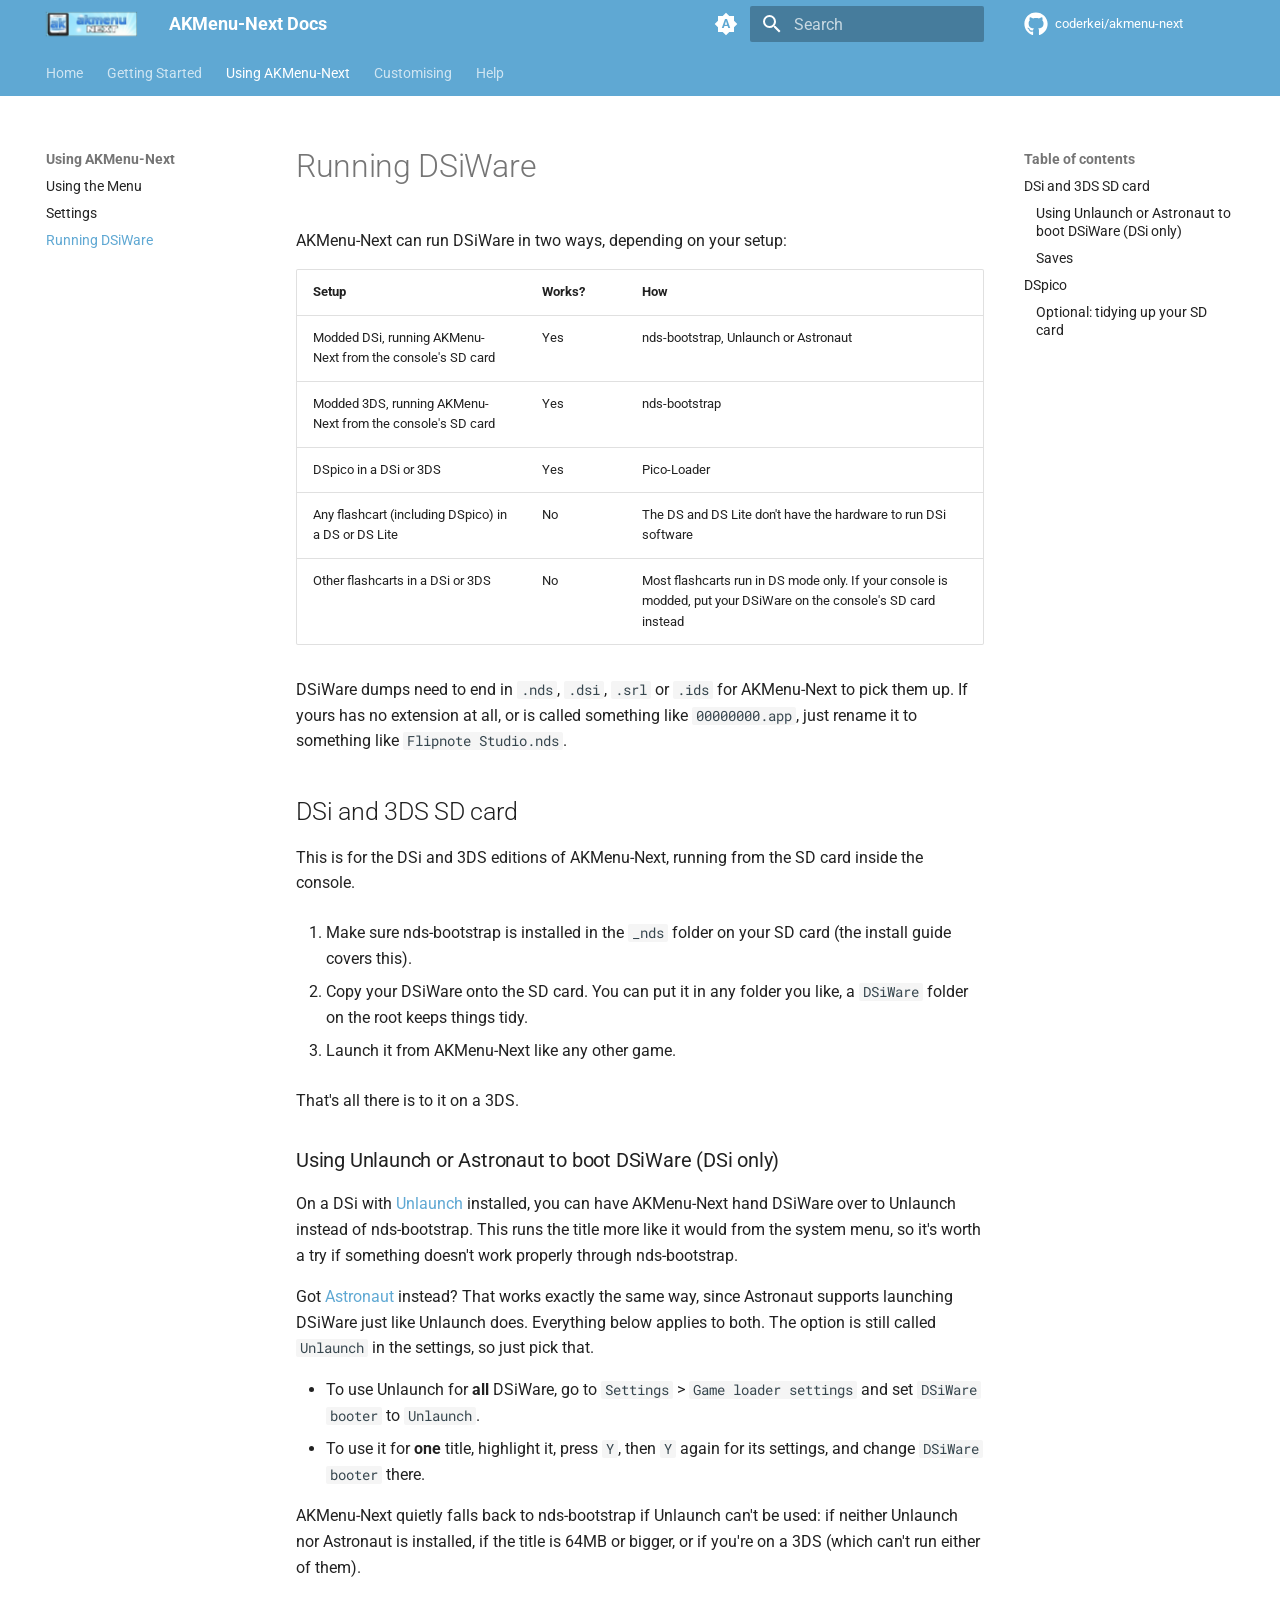
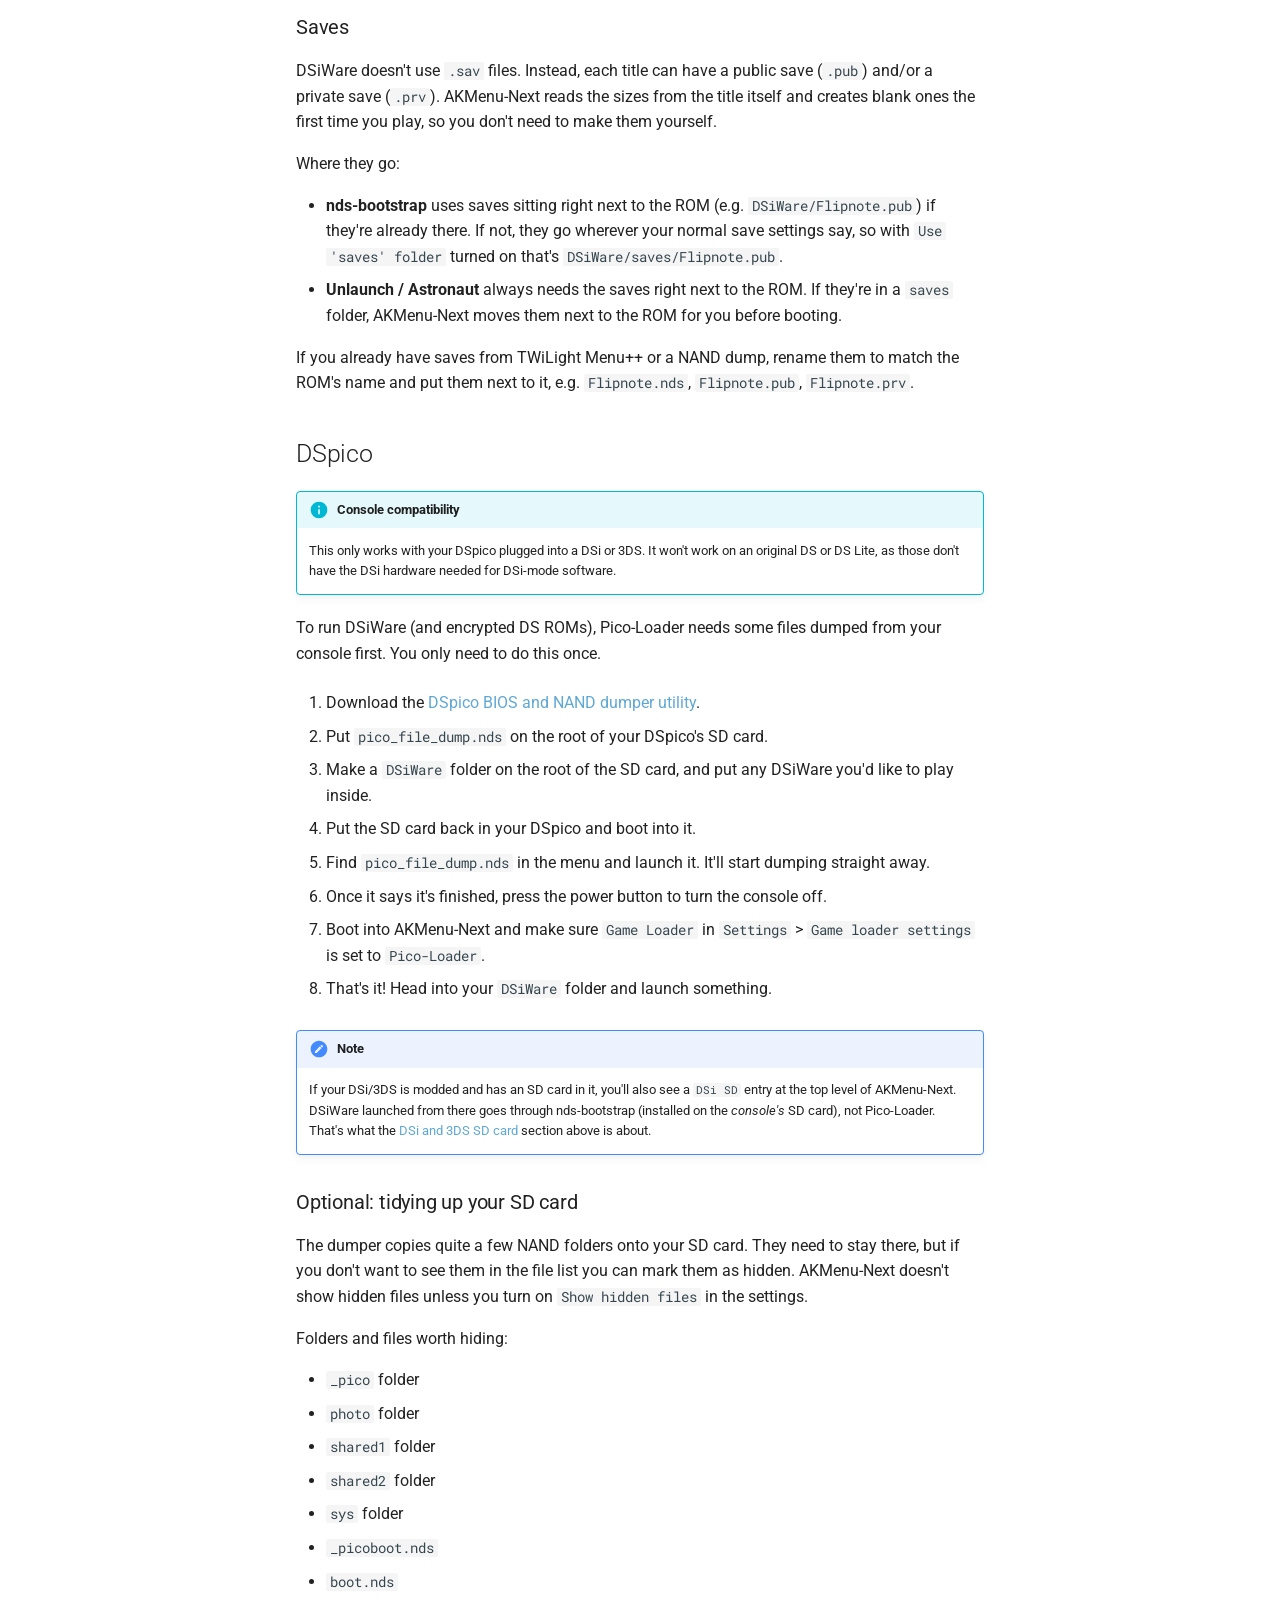
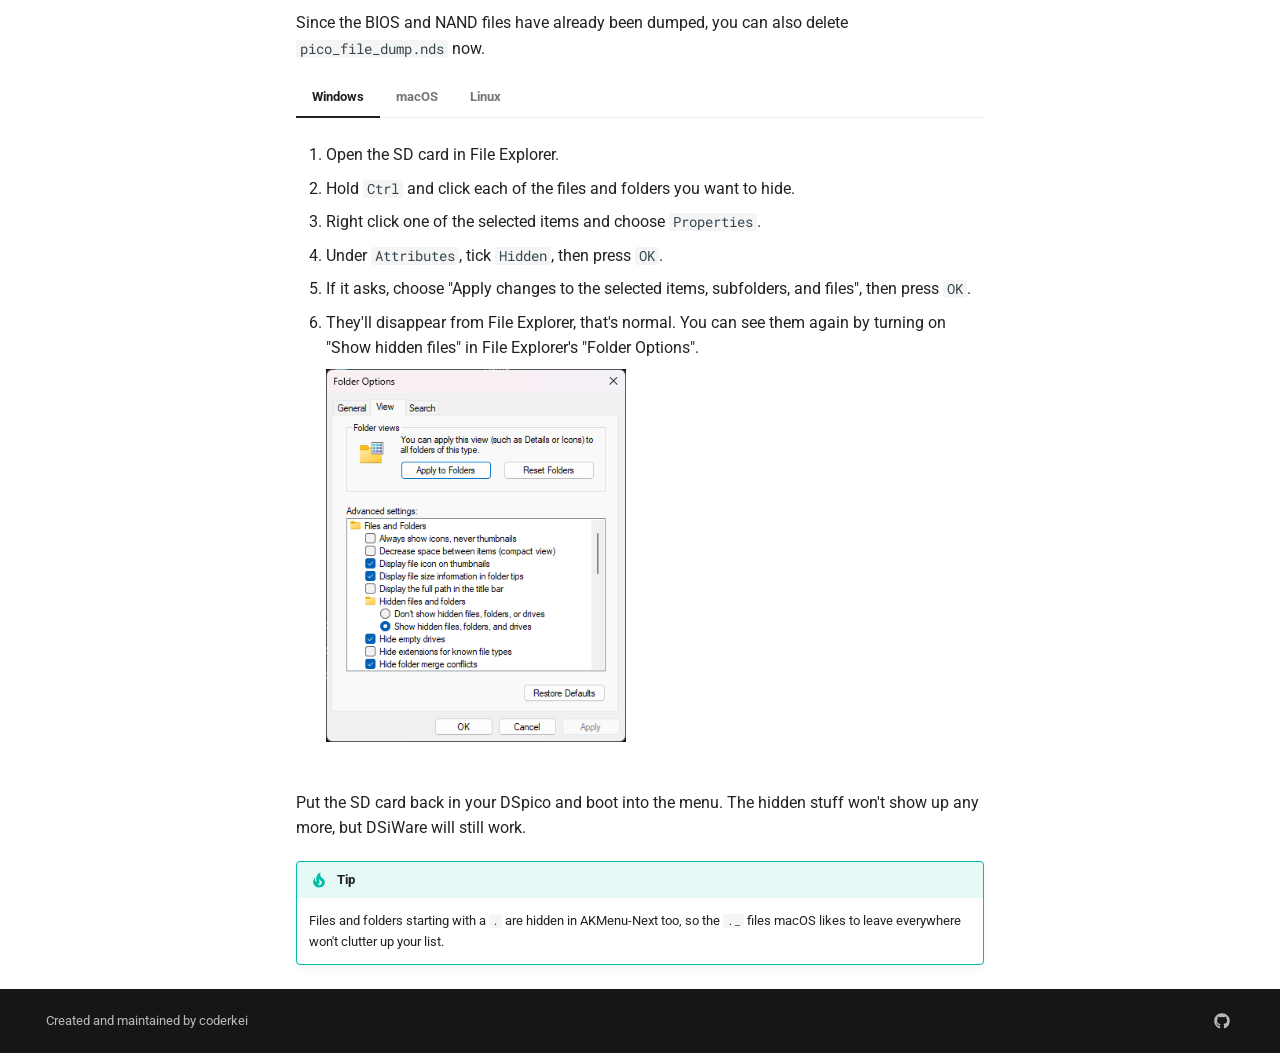
<file: guides/dsiware/index.html>
<!doctype html>
<html lang="en" class="no-js">
  <head>
    
      <meta charset="utf-8">
      <meta name="viewport" content="width=device-width,initial-scale=1">
      
      
      
        <link rel="canonical" href="https://coderkei.github.io/akmenu-next-docs/guides/dsiware/">
      
      
        <link rel="prev" href="../settings/">
      
      
        <link rel="next" href="../themes/">
      
      
        
      
      
      <link rel="icon" href="../../images/favicon.png">
      <meta name="generator" content="mkdocs-1.6.1, mkdocs-material-9.8.1">
    
    
      
        <title>Running DSiWare - AKMenu-Next Docs</title>
      
    
    
      <link rel="stylesheet" href="../../assets/stylesheets/main.57a0d79d.min.css">
      
        
        <link rel="stylesheet" href="../../assets/stylesheets/palette.fb2fffe2.min.css">
      
      


    
    
      
    
    
      
        
        
        <link rel="preconnect" href="https://fonts.gstatic.com" crossorigin>
        <link rel="stylesheet" href="https://fonts.googleapis.com/css?family=Roboto:300,300i,400,400i,700,700i%7CRoboto+Mono:400,400i,700,700i&display=fallback">
        <style>:root{--md-text-font:"Roboto";--md-code-font:"Roboto Mono"}</style>
      
    
    
      <link rel="stylesheet" href="../../stylesheets/extra.css">
    
    <script>__md_scope=new URL("../..",location),__md_hash=e=>[...e].reduce(((e,_)=>(e<<5)-e+_.charCodeAt(0)),0),__md_get=(e,_=localStorage,t=__md_scope)=>JSON.parse(_.getItem(t.pathname+"."+e)),__md_set=(e,_,t=localStorage,a=__md_scope)=>{try{t.setItem(a.pathname+"."+e,JSON.stringify(_))}catch(e){}}</script>
    
      

    
    
  </head>
  
  
    
    
      
    
    
    
    
    <body dir="ltr" data-md-color-scheme="default" data-md-color-primary="indigo" data-md-color-accent="indigo">
  
    
    <input class="md-toggle" data-md-toggle="drawer" type="checkbox" id="__drawer" autocomplete="off">
    <input class="md-toggle" data-md-toggle="search" type="checkbox" id="__search" autocomplete="off">
    <label class="md-overlay" for="__drawer"></label>
    <div data-md-component="skip">
      
        
        <a href="#running-dsiware" class="md-skip">
          Skip to content
        </a>
      
    </div>
    <div data-md-component="announce">
      
    </div>
    
    
      

<header class="md-header" data-md-component="header">
  <nav class="md-header__inner md-grid" aria-label="Header">
    <a href="../.." title="AKMenu-Next Docs" class="md-header__button md-logo" aria-label="AKMenu-Next Docs" data-md-component="logo">
      
  <img src="../../images/akmenu.png" alt="logo">

    </a>
    <label class="md-header__button md-icon" for="__drawer">
      
      <svg xmlns="http://www.w3.org/2000/svg" viewBox="0 0 24 24"><path d="M3 6h18v2H3zm0 5h18v2H3zm0 5h18v2H3z"/></svg>
    </label>
    <div class="md-header__title" data-md-component="header-title">
      <div class="md-header__ellipsis">
        <div class="md-header__topic">
          <span class="md-ellipsis">
            AKMenu-Next Docs
          </span>
        </div>
        <div class="md-header__topic" data-md-component="header-topic">
          <span class="md-ellipsis">
            
              Running DSiWare
            
          </span>
        </div>
      </div>
    </div>
    
      
        <form class="md-header__option" data-md-component="palette">
  
    
    
    
    <input class="md-option" data-md-color-media="(prefers-color-scheme)" data-md-color-scheme="default" data-md-color-primary="indigo" data-md-color-accent="indigo"  aria-label="Switch to light mode"  type="radio" name="__palette" id="__palette_0">
    
      <label class="md-header__button md-icon" title="Switch to light mode" for="__palette_1" hidden>
        <svg xmlns="http://www.w3.org/2000/svg" viewBox="0 0 24 24"><path d="m14.3 16-.7-2h-3.2l-.7 2H7.8L11 7h2l3.2 9zM20 8.69V4h-4.69L12 .69 8.69 4H4v4.69L.69 12 4 15.31V20h4.69L12 23.31 15.31 20H20v-4.69L23.31 12zm-9.15 3.96h2.3L12 9z"/></svg>
      </label>
    
  
    
    
    
    <input class="md-option" data-md-color-media="(prefers-color-scheme: light)" data-md-color-scheme="default" data-md-color-primary="custom" data-md-color-accent="custom"  aria-label="Switch to dark mode"  type="radio" name="__palette" id="__palette_1">
    
      <label class="md-header__button md-icon" title="Switch to dark mode" for="__palette_2" hidden>
        <svg xmlns="http://www.w3.org/2000/svg" viewBox="0 0 24 24"><path d="M12 8a4 4 0 0 0-4 4 4 4 0 0 0 4 4 4 4 0 0 0 4-4 4 4 0 0 0-4-4m0 10a6 6 0 0 1-6-6 6 6 0 0 1 6-6 6 6 0 0 1 6 6 6 6 0 0 1-6 6m8-9.31V4h-4.69L12 .69 8.69 4H4v4.69L.69 12 4 15.31V20h4.69L12 23.31 15.31 20H20v-4.69L23.31 12z"/></svg>
      </label>
    
  
    
    
    
    <input class="md-option" data-md-color-media="(prefers-color-scheme: dark)" data-md-color-scheme="slate" data-md-color-primary="custom" data-md-color-accent="custom"  aria-label="Switch to system preference"  type="radio" name="__palette" id="__palette_2">
    
      <label class="md-header__button md-icon" title="Switch to system preference" for="__palette_0" hidden>
        <svg xmlns="http://www.w3.org/2000/svg" viewBox="0 0 24 24"><path d="M12 18c-.89 0-1.74-.2-2.5-.55C11.56 16.5 13 14.42 13 12s-1.44-4.5-3.5-5.45C10.26 6.2 11.11 6 12 6a6 6 0 0 1 6 6 6 6 0 0 1-6 6m8-9.31V4h-4.69L12 .69 8.69 4H4v4.69L.69 12 4 15.31V20h4.69L12 23.31 15.31 20H20v-4.69L23.31 12z"/></svg>
      </label>
    
  
</form>
      
    
    
      <script>var palette=__md_get("__palette");if(palette&&palette.color){if("(prefers-color-scheme)"===palette.color.media){var media=matchMedia("(prefers-color-scheme: light)"),input=document.querySelector(media.matches?"[data-md-color-media='(prefers-color-scheme: light)']":"[data-md-color-media='(prefers-color-scheme: dark)']");palette.color.media=input.getAttribute("data-md-color-media"),palette.color.scheme=input.getAttribute("data-md-color-scheme"),palette.color.primary=input.getAttribute("data-md-color-primary"),palette.color.accent=input.getAttribute("data-md-color-accent")}for(var[key,value]of Object.entries(palette.color))document.body.setAttribute("data-md-color-"+key,value)}</script>
    
    
    
      
      
        <label class="md-header__button md-icon" for="__search">
          
          <svg xmlns="http://www.w3.org/2000/svg" viewBox="0 0 24 24"><path d="M9.5 3A6.5 6.5 0 0 1 16 9.5c0 1.61-.59 3.09-1.56 4.23l.27.27h.79l5 5-1.5 1.5-5-5v-.79l-.27-.27A6.52 6.52 0 0 1 9.5 16 6.5 6.5 0 0 1 3 9.5 6.5 6.5 0 0 1 9.5 3m0 2C7 5 5 7 5 9.5S7 14 9.5 14 14 12 14 9.5 12 5 9.5 5"/></svg>
        </label>
        <div class="md-search" data-md-component="search" role="dialog">
  <label class="md-search__overlay" for="__search"></label>
  <div class="md-search__inner" role="search">
    <form class="md-search__form" name="search">
      <input type="text" class="md-search__input" name="query" aria-label="Search" placeholder="Search" autocapitalize="off" autocorrect="off" autocomplete="off" spellcheck="false" data-md-component="search-query" required>
      <label class="md-search__icon md-icon" for="__search">
        
        <svg xmlns="http://www.w3.org/2000/svg" viewBox="0 0 24 24"><path d="M9.5 3A6.5 6.5 0 0 1 16 9.5c0 1.61-.59 3.09-1.56 4.23l.27.27h.79l5 5-1.5 1.5-5-5v-.79l-.27-.27A6.52 6.52 0 0 1 9.5 16 6.5 6.5 0 0 1 3 9.5 6.5 6.5 0 0 1 9.5 3m0 2C7 5 5 7 5 9.5S7 14 9.5 14 14 12 14 9.5 12 5 9.5 5"/></svg>
        
        <svg xmlns="http://www.w3.org/2000/svg" viewBox="0 0 24 24"><path d="M20 11v2H8l5.5 5.5-1.42 1.42L4.16 12l7.92-7.92L13.5 5.5 8 11z"/></svg>
      </label>
      <nav class="md-search__options" aria-label="Search">
        
        <button type="reset" class="md-search__icon md-icon" title="Clear" aria-label="Clear" tabindex="-1">
          
          <svg xmlns="http://www.w3.org/2000/svg" viewBox="0 0 24 24"><path d="M19 6.41 17.59 5 12 10.59 6.41 5 5 6.41 10.59 12 5 17.59 6.41 19 12 13.41 17.59 19 19 17.59 13.41 12z"/></svg>
        </button>
      </nav>
      
    </form>
    <div class="md-search__output">
      <div class="md-search__scrollwrap" tabindex="0" data-md-scrollfix>
        <div class="md-search-result" data-md-component="search-result">
          <div class="md-search-result__meta">
            Initializing search
          </div>
          <ol class="md-search-result__list" role="presentation"></ol>
        </div>
      </div>
    </div>
  </div>
</div>
      
    
    
      <div class="md-header__source">
        <a href="https://github.com/coderkei/akmenu-next" title="Go to repository" class="md-source" data-md-component="source">
  <div class="md-source__icon md-icon">
    
    <svg xmlns="http://www.w3.org/2000/svg" viewBox="0 0 512 512"><!--! Font Awesome Free 7.1.0 by @fontawesome - https://fontawesome.com License - https://fontawesome.com/license/free (Icons: CC BY 4.0, Fonts: SIL OFL 1.1, Code: MIT License) Copyright 2025 Fonticons, Inc.--><path d="M173.9 397.4c0 2-2.3 3.6-5.2 3.6-3.3.3-5.6-1.3-5.6-3.6 0-2 2.3-3.6 5.2-3.6 3-.3 5.6 1.3 5.6 3.6m-31.1-4.5c-.7 2 1.3 4.3 4.3 4.9 2.6 1 5.6 0 6.2-2s-1.3-4.3-4.3-5.2c-2.6-.7-5.5.3-6.2 2.3m44.2-1.7c-2.9.7-4.9 2.6-4.6 4.9.3 2 2.9 3.3 5.9 2.6 2.9-.7 4.9-2.6 4.6-4.6-.3-1.9-3-3.2-5.9-2.9M252.8 8C114.1 8 8 113.3 8 252c0 110.9 69.8 205.8 169.5 239.2 12.8 2.3 17.3-5.6 17.3-12.1 0-6.2-.3-40.4-.3-61.4 0 0-70 15-84.7-29.8 0 0-11.4-29.1-27.8-36.6 0 0-22.9-15.7 1.6-15.4 0 0 24.9 2 38.6 25.8 21.9 38.6 58.6 27.5 72.9 20.9 2.3-16 8.8-27.1 16-33.7-55.9-6.2-112.3-14.3-112.3-110.5 0-27.5 7.6-41.3 23.6-58.9-2.6-6.5-11.1-33.3 2.6-67.9 20.9-6.5 69 27 69 27 20-5.6 41.5-8.5 62.8-8.5s42.8 2.9 62.8 8.5c0 0 48.1-33.6 69-27 13.7 34.7 5.2 61.4 2.6 67.9 16 17.7 25.8 31.5 25.8 58.9 0 96.5-58.9 104.2-114.8 110.5 9.2 7.9 17 22.9 17 46.4 0 33.7-.3 75.4-.3 83.6 0 6.5 4.6 14.4 17.3 12.1C436.2 457.8 504 362.9 504 252 504 113.3 391.5 8 252.8 8M105.2 352.9c-1.3 1-1 3.3.7 5.2 1.6 1.6 3.9 2.3 5.2 1 1.3-1 1-3.3-.7-5.2-1.6-1.6-3.9-2.3-5.2-1m-10.8-8.1c-.7 1.3.3 2.9 2.3 3.9 1.6 1 3.6.7 4.3-.7.7-1.3-.3-2.9-2.3-3.9-2-.6-3.6-.3-4.3.7m32.4 35.6c-1.6 1.3-1 4.3 1.3 6.2 2.3 2.3 5.2 2.6 6.5 1 1.3-1.3.7-4.3-1.3-6.2-2.2-2.3-5.2-2.6-6.5-1m-11.4-14.7c-1.6 1-1.6 3.6 0 5.9s4.3 3.3 5.6 2.3c1.6-1.3 1.6-3.9 0-6.2-1.4-2.3-4-3.3-5.6-2"/></svg>
  </div>
  <div class="md-source__repository">
    coderkei/akmenu-next
  </div>
</a>
      </div>
    
  </nav>
  
</header>
    
    <div class="md-container" data-md-component="container">
      
      
        
          
            
<nav class="md-tabs" aria-label="Tabs" data-md-component="tabs">
  <div class="md-grid">
    <ul class="md-tabs__list">
      
        
  
  
  
  
    <li class="md-tabs__item">
      <a href="../.." class="md-tabs__link">
        
  
  
    
  
  Home

      </a>
    </li>
  

      
        
  
  
  
  
    
    
      <li class="md-tabs__item">
        <a href="../akmenu-next/" class="md-tabs__link">
          
  
  
  Getting Started

        </a>
      </li>
    
  

      
        
  
  
  
    
  
  
    
    
      <li class="md-tabs__item md-tabs__item--active">
        <a href="../using/" class="md-tabs__link">
          
  
  
  Using AKMenu-Next

        </a>
      </li>
    
  

      
        
  
  
  
  
    
    
      <li class="md-tabs__item">
        <a href="../themes/" class="md-tabs__link">
          
  
  
  Customising

        </a>
      </li>
    
  

      
        
  
  
  
  
    
    
      <li class="md-tabs__item">
        <a href="../faq/" class="md-tabs__link">
          
  
  
  Help

        </a>
      </li>
    
  

      
    </ul>
  </div>
</nav>
          
        
      
      <main class="md-main" data-md-component="main">
        <div class="md-main__inner md-grid">
          
            
              
              <div class="md-sidebar md-sidebar--primary" data-md-component="sidebar" data-md-type="navigation" >
                <div class="md-sidebar__scrollwrap">
                  <div class="md-sidebar__inner">
                    


  


<nav class="md-nav md-nav--primary md-nav--lifted" aria-label="Navigation" data-md-level="0">
  <label class="md-nav__title" for="__drawer">
    <a href="../.." title="AKMenu-Next Docs" class="md-nav__button md-logo" aria-label="AKMenu-Next Docs" data-md-component="logo">
      
  <img src="../../images/akmenu.png" alt="logo">

    </a>
    AKMenu-Next Docs
  </label>
  
    <div class="md-nav__source">
      <a href="https://github.com/coderkei/akmenu-next" title="Go to repository" class="md-source" data-md-component="source">
  <div class="md-source__icon md-icon">
    
    <svg xmlns="http://www.w3.org/2000/svg" viewBox="0 0 512 512"><!--! Font Awesome Free 7.1.0 by @fontawesome - https://fontawesome.com License - https://fontawesome.com/license/free (Icons: CC BY 4.0, Fonts: SIL OFL 1.1, Code: MIT License) Copyright 2025 Fonticons, Inc.--><path d="M173.9 397.4c0 2-2.3 3.6-5.2 3.6-3.3.3-5.6-1.3-5.6-3.6 0-2 2.3-3.6 5.2-3.6 3-.3 5.6 1.3 5.6 3.6m-31.1-4.5c-.7 2 1.3 4.3 4.3 4.9 2.6 1 5.6 0 6.2-2s-1.3-4.3-4.3-5.2c-2.6-.7-5.5.3-6.2 2.3m44.2-1.7c-2.9.7-4.9 2.6-4.6 4.9.3 2 2.9 3.3 5.9 2.6 2.9-.7 4.9-2.6 4.6-4.6-.3-1.9-3-3.2-5.9-2.9M252.8 8C114.1 8 8 113.3 8 252c0 110.9 69.8 205.8 169.5 239.2 12.8 2.3 17.3-5.6 17.3-12.1 0-6.2-.3-40.4-.3-61.4 0 0-70 15-84.7-29.8 0 0-11.4-29.1-27.8-36.6 0 0-22.9-15.7 1.6-15.4 0 0 24.9 2 38.6 25.8 21.9 38.6 58.6 27.5 72.9 20.9 2.3-16 8.8-27.1 16-33.7-55.9-6.2-112.3-14.3-112.3-110.5 0-27.5 7.6-41.3 23.6-58.9-2.6-6.5-11.1-33.3 2.6-67.9 20.9-6.5 69 27 69 27 20-5.6 41.5-8.5 62.8-8.5s42.8 2.9 62.8 8.5c0 0 48.1-33.6 69-27 13.7 34.7 5.2 61.4 2.6 67.9 16 17.7 25.8 31.5 25.8 58.9 0 96.5-58.9 104.2-114.8 110.5 9.2 7.9 17 22.9 17 46.4 0 33.7-.3 75.4-.3 83.6 0 6.5 4.6 14.4 17.3 12.1C436.2 457.8 504 362.9 504 252 504 113.3 391.5 8 252.8 8M105.2 352.9c-1.3 1-1 3.3.7 5.2 1.6 1.6 3.9 2.3 5.2 1 1.3-1 1-3.3-.7-5.2-1.6-1.6-3.9-2.3-5.2-1m-10.8-8.1c-.7 1.3.3 2.9 2.3 3.9 1.6 1 3.6.7 4.3-.7.7-1.3-.3-2.9-2.3-3.9-2-.6-3.6-.3-4.3.7m32.4 35.6c-1.6 1.3-1 4.3 1.3 6.2 2.3 2.3 5.2 2.6 6.5 1 1.3-1.3.7-4.3-1.3-6.2-2.2-2.3-5.2-2.6-6.5-1m-11.4-14.7c-1.6 1-1.6 3.6 0 5.9s4.3 3.3 5.6 2.3c1.6-1.3 1.6-3.9 0-6.2-1.4-2.3-4-3.3-5.6-2"/></svg>
  </div>
  <div class="md-source__repository">
    coderkei/akmenu-next
  </div>
</a>
    </div>
  
  <ul class="md-nav__list" data-md-scrollfix>
    
      
      
  
  
  
  
    <li class="md-nav__item">
      <a href="../.." class="md-nav__link">
        
  
  
  <span class="md-ellipsis">
    
  
    Home
  

    
  </span>
  
  

      </a>
    </li>
  

    
      
      
  
  
  
  
    
    
    
    
      
      
    
    
    <li class="md-nav__item md-nav__item--nested">
      
        
        
        <input class="md-nav__toggle md-toggle " type="checkbox" id="__nav_2" >
        
          
          <label class="md-nav__link" for="__nav_2" id="__nav_2_label" tabindex="0">
            
  
  
  <span class="md-ellipsis">
    
  
    Getting Started
  

    
  </span>
  
  

            <span class="md-nav__icon md-icon"></span>
          </label>
        
        <nav class="md-nav" data-md-level="1" aria-labelledby="__nav_2_label" aria-expanded="false">
          <label class="md-nav__title" for="__nav_2">
            <span class="md-nav__icon md-icon"></span>
            
  
    Getting Started
  

          </label>
          <ul class="md-nav__list" data-md-scrollfix>
            
              
                
  
  
  
  
    <li class="md-nav__item">
      <a href="../akmenu-next/" class="md-nav__link">
        
  
  
  <span class="md-ellipsis">
    
  
    Installing
  

    
  </span>
  
  

      </a>
    </li>
  

              
            
              
                
  
  
  
  
    <li class="md-nav__item">
      <a href="../updating/" class="md-nav__link">
        
  
  
  <span class="md-ellipsis">
    
  
    Updating
  

    
  </span>
  
  

      </a>
    </li>
  

              
            
          </ul>
        </nav>
      
    </li>
  

    
      
      
  
  
    
  
  
  
    
    
    
    
      
        
        
      
      
    
    
    <li class="md-nav__item md-nav__item--active md-nav__item--section md-nav__item--nested">
      
        
        
        <input class="md-nav__toggle md-toggle " type="checkbox" id="__nav_3" checked>
        
          
          <label class="md-nav__link" for="__nav_3" id="__nav_3_label" tabindex="">
            
  
  
  <span class="md-ellipsis">
    
  
    Using AKMenu-Next
  

    
  </span>
  
  

            <span class="md-nav__icon md-icon"></span>
          </label>
        
        <nav class="md-nav" data-md-level="1" aria-labelledby="__nav_3_label" aria-expanded="true">
          <label class="md-nav__title" for="__nav_3">
            <span class="md-nav__icon md-icon"></span>
            
  
    Using AKMenu-Next
  

          </label>
          <ul class="md-nav__list" data-md-scrollfix>
            
              
                
  
  
  
  
    <li class="md-nav__item">
      <a href="../using/" class="md-nav__link">
        
  
  
  <span class="md-ellipsis">
    
  
    Using the Menu
  

    
  </span>
  
  

      </a>
    </li>
  

              
            
              
                
  
  
  
  
    <li class="md-nav__item">
      <a href="../settings/" class="md-nav__link">
        
  
  
  <span class="md-ellipsis">
    
  
    Settings
  

    
  </span>
  
  

      </a>
    </li>
  

              
            
              
                
  
  
    
  
  
  
    <li class="md-nav__item md-nav__item--active">
      
      <input class="md-nav__toggle md-toggle" type="checkbox" id="__toc">
      
      
        
      
      
        <label class="md-nav__link md-nav__link--active" for="__toc">
          
  
  
  <span class="md-ellipsis">
    
  
    Running DSiWare
  

    
  </span>
  
  

          <span class="md-nav__icon md-icon"></span>
        </label>
      
      <a href="./" class="md-nav__link md-nav__link--active">
        
  
  
  <span class="md-ellipsis">
    
  
    Running DSiWare
  

    
  </span>
  
  

      </a>
      
        

<nav class="md-nav md-nav--secondary" aria-label="Table of contents">
  
  
  
    
  
  
    <label class="md-nav__title" for="__toc">
      <span class="md-nav__icon md-icon"></span>
      Table of contents
    </label>
    <ul class="md-nav__list" data-md-component="toc" data-md-scrollfix>
      
        <li class="md-nav__item">
  <a href="#dsi-and-3ds-sd-card" class="md-nav__link">
    <span class="md-ellipsis">
      
        DSi and 3DS SD card
      
    </span>
  </a>
  
    <nav class="md-nav" aria-label="DSi and 3DS SD card">
      <ul class="md-nav__list">
        
          <li class="md-nav__item">
  <a href="#using-unlaunch-or-astronaut-to-boot-dsiware-dsi-only" class="md-nav__link">
    <span class="md-ellipsis">
      
        Using Unlaunch or Astronaut to boot DSiWare (DSi only)
      
    </span>
  </a>
  
</li>
        
          <li class="md-nav__item">
  <a href="#saves" class="md-nav__link">
    <span class="md-ellipsis">
      
        Saves
      
    </span>
  </a>
  
</li>
        
      </ul>
    </nav>
  
</li>
      
        <li class="md-nav__item">
  <a href="#dspico" class="md-nav__link">
    <span class="md-ellipsis">
      
        DSpico
      
    </span>
  </a>
  
    <nav class="md-nav" aria-label="DSpico">
      <ul class="md-nav__list">
        
          <li class="md-nav__item">
  <a href="#optional-tidying-up-your-sd-card" class="md-nav__link">
    <span class="md-ellipsis">
      
        Optional: tidying up your SD card
      
    </span>
  </a>
  
</li>
        
      </ul>
    </nav>
  
</li>
      
    </ul>
  
</nav>
      
    </li>
  

              
            
          </ul>
        </nav>
      
    </li>
  

    
      
      
  
  
  
  
    
    
    
    
      
      
    
    
    <li class="md-nav__item md-nav__item--nested">
      
        
        
        <input class="md-nav__toggle md-toggle " type="checkbox" id="__nav_4" >
        
          
          <label class="md-nav__link" for="__nav_4" id="__nav_4_label" tabindex="0">
            
  
  
  <span class="md-ellipsis">
    
  
    Customising
  

    
  </span>
  
  

            <span class="md-nav__icon md-icon"></span>
          </label>
        
        <nav class="md-nav" data-md-level="1" aria-labelledby="__nav_4_label" aria-expanded="false">
          <label class="md-nav__title" for="__nav_4">
            <span class="md-nav__icon md-icon"></span>
            
  
    Customising
  

          </label>
          <ul class="md-nav__list" data-md-scrollfix>
            
              
                
  
  
  
  
    <li class="md-nav__item">
      <a href="../themes/" class="md-nav__link">
        
  
  
  <span class="md-ellipsis">
    
  
    Themes
  

    
  </span>
  
  

      </a>
    </li>
  

              
            
              
                
  
  
  
  
    <li class="md-nav__item">
      <a href="../plugins/" class="md-nav__link">
        
  
  
  <span class="md-ellipsis">
    
  
    Plugins
  

    
  </span>
  
  

      </a>
    </li>
  

              
            
          </ul>
        </nav>
      
    </li>
  

    
      
      
  
  
  
  
    
    
    
    
      
      
    
    
    <li class="md-nav__item md-nav__item--nested">
      
        
        
        <input class="md-nav__toggle md-toggle " type="checkbox" id="__nav_5" >
        
          
          <label class="md-nav__link" for="__nav_5" id="__nav_5_label" tabindex="0">
            
  
  
  <span class="md-ellipsis">
    
  
    Help
  

    
  </span>
  
  

            <span class="md-nav__icon md-icon"></span>
          </label>
        
        <nav class="md-nav" data-md-level="1" aria-labelledby="__nav_5_label" aria-expanded="false">
          <label class="md-nav__title" for="__nav_5">
            <span class="md-nav__icon md-icon"></span>
            
  
    Help
  

          </label>
          <ul class="md-nav__list" data-md-scrollfix>
            
              
                
  
  
  
  
    <li class="md-nav__item">
      <a href="../faq/" class="md-nav__link">
        
  
  
  <span class="md-ellipsis">
    
  
    FAQ
  

    
  </span>
  
  

      </a>
    </li>
  

              
            
              
                
  
  
  
  
    <li class="md-nav__item">
      <a href="../troubleshooting/" class="md-nav__link">
        
  
  
  <span class="md-ellipsis">
    
  
    Troubleshooting
  

    
  </span>
  
  

      </a>
    </li>
  

              
            
          </ul>
        </nav>
      
    </li>
  

    
  </ul>
</nav>
                  </div>
                </div>
              </div>
            
            
              
              <div class="md-sidebar md-sidebar--secondary" data-md-component="sidebar" data-md-type="toc" >
                <div class="md-sidebar__scrollwrap">
                  <div class="md-sidebar__inner">
                    

<nav class="md-nav md-nav--secondary" aria-label="Table of contents">
  
  
  
    
  
  
    <label class="md-nav__title" for="__toc">
      <span class="md-nav__icon md-icon"></span>
      Table of contents
    </label>
    <ul class="md-nav__list" data-md-component="toc" data-md-scrollfix>
      
        <li class="md-nav__item">
  <a href="#dsi-and-3ds-sd-card" class="md-nav__link">
    <span class="md-ellipsis">
      
        DSi and 3DS SD card
      
    </span>
  </a>
  
    <nav class="md-nav" aria-label="DSi and 3DS SD card">
      <ul class="md-nav__list">
        
          <li class="md-nav__item">
  <a href="#using-unlaunch-or-astronaut-to-boot-dsiware-dsi-only" class="md-nav__link">
    <span class="md-ellipsis">
      
        Using Unlaunch or Astronaut to boot DSiWare (DSi only)
      
    </span>
  </a>
  
</li>
        
          <li class="md-nav__item">
  <a href="#saves" class="md-nav__link">
    <span class="md-ellipsis">
      
        Saves
      
    </span>
  </a>
  
</li>
        
      </ul>
    </nav>
  
</li>
      
        <li class="md-nav__item">
  <a href="#dspico" class="md-nav__link">
    <span class="md-ellipsis">
      
        DSpico
      
    </span>
  </a>
  
    <nav class="md-nav" aria-label="DSpico">
      <ul class="md-nav__list">
        
          <li class="md-nav__item">
  <a href="#optional-tidying-up-your-sd-card" class="md-nav__link">
    <span class="md-ellipsis">
      
        Optional: tidying up your SD card
      
    </span>
  </a>
  
</li>
        
      </ul>
    </nav>
  
</li>
      
    </ul>
  
</nav>
                  </div>
                </div>
              </div>
            
          
          
            <div class="md-content" data-md-component="content">
              
              <article class="md-content__inner md-typeset">
                
                  


  
  


<h1 id="running-dsiware">Running DSiWare</h1>
<p>AKMenu-Next can run DSiWare in two ways, depending on your setup:</p>
<table>
<thead>
<tr>
<th>Setup</th>
<th>Works?</th>
<th>How</th>
</tr>
</thead>
<tbody>
<tr>
<td>Modded DSi, running AKMenu-Next from the console's SD card</td>
<td>Yes</td>
<td>nds-bootstrap, Unlaunch or Astronaut</td>
</tr>
<tr>
<td>Modded 3DS, running AKMenu-Next from the console's SD card</td>
<td>Yes</td>
<td>nds-bootstrap</td>
</tr>
<tr>
<td>DSpico in a DSi or 3DS</td>
<td>Yes</td>
<td>Pico-Loader</td>
</tr>
<tr>
<td>Any flashcart (including DSpico) in a DS or DS Lite</td>
<td>No</td>
<td>The DS and DS Lite don't have the hardware to run DSi software</td>
</tr>
<tr>
<td>Other flashcarts in a DSi or 3DS</td>
<td>No</td>
<td>Most flashcarts run in DS mode only. If your console is modded, put your DSiWare on the console's SD card instead</td>
</tr>
</tbody>
</table>
<p>DSiWare dumps need to end in <code>.nds</code>, <code>.dsi</code>, <code>.srl</code> or <code>.ids</code> for AKMenu-Next to pick them up. If yours has no extension at all, or is called something like <code>00000000.app</code>, just rename it to something like <code>Flipnote Studio.nds</code>.</p>
<h2 id="dsi-and-3ds-sd-card">DSi and 3DS SD card</h2>
<p>This is for the DSi and 3DS editions of AKMenu-Next, running from the SD card inside the console.</p>
<ol>
<li>
<p>Make sure nds-bootstrap is installed in the <code>_nds</code> folder on your SD card (the install guide covers this).</p>
</li>
<li>
<p>Copy your DSiWare onto the SD card. You can put it in any folder you like, a <code>DSiWare</code> folder on the root keeps things tidy.</p>
</li>
<li>
<p>Launch it from AKMenu-Next like any other game.</p>
</li>
</ol>
<p>That's all there is to it on a 3DS.</p>
<h3 id="using-unlaunch-or-astronaut-to-boot-dsiware-dsi-only">Using Unlaunch or Astronaut to boot DSiWare (DSi only)</h3>
<p>On a DSi with <a href="https://dsi.cfw.guide/installing-unlaunch.html">Unlaunch</a> installed, you can have AKMenu-Next hand DSiWare over to Unlaunch instead of nds-bootstrap. This runs the title more like it would from the system menu, so it's worth a try if something doesn't work properly through nds-bootstrap.</p>
<p>Got <a href="https://github.com/Vickerinox/Astronaut/releases/latest">Astronaut</a> instead? That works exactly the same way, since Astronaut supports launching DSiWare just like Unlaunch does. Everything below applies to both. The option is still called <code>Unlaunch</code> in the settings, so just pick that.</p>
<ul>
<li>To use Unlaunch for <strong>all</strong> DSiWare, go to <code>Settings</code> &gt; <code>Game loader settings</code> and set <code>DSiWare booter</code> to <code>Unlaunch</code>.</li>
<li>To use it for <strong>one</strong> title, highlight it, press <code>Y</code>, then <code>Y</code> again for its settings, and change <code>DSiWare booter</code> there.</li>
</ul>
<p>AKMenu-Next quietly falls back to nds-bootstrap if Unlaunch can't be used: if neither Unlaunch nor Astronaut is installed, if the title is 64MB or bigger, or if you're on a 3DS (which can't run either of them).</p>
<h3 id="saves">Saves</h3>
<p>DSiWare doesn't use <code>.sav</code> files. Instead, each title can have a public save (<code>.pub</code>) and/or a private save (<code>.prv</code>). AKMenu-Next reads the sizes from the title itself and creates blank ones the first time you play, so you don't need to make them yourself.</p>
<p>Where they go:</p>
<ul>
<li><strong>nds-bootstrap</strong> uses saves sitting right next to the ROM (e.g. <code>DSiWare/Flipnote.pub</code>) if they're already there. If not, they go wherever your normal save settings say, so with <code>Use 'saves' folder</code> turned on that's <code>DSiWare/saves/Flipnote.pub</code>.</li>
<li><strong>Unlaunch / Astronaut</strong> always needs the saves right next to the ROM. If they're in a <code>saves</code> folder, AKMenu-Next moves them next to the ROM for you before booting.</li>
</ul>
<p>If you already have saves from TWiLight Menu++ or a NAND dump, rename them to match the ROM's name and put them next to it, e.g. <code>Flipnote.nds</code>, <code>Flipnote.pub</code>, <code>Flipnote.prv</code>.</p>
<h2 id="dspico">DSpico</h2>
<div class="admonition info">
<p class="admonition-title">Console compatibility</p>
<p>This only works with your DSpico plugged into a DSi or 3DS. It won't work on an original DS or DS Lite, as those don't have the DSi hardware needed for DSi-mode software.</p>
</div>
<p>To run DSiWare (and encrypted DS ROMs), Pico-Loader needs some files dumped from your console first. You only need to do this once.</p>
<ol>
<li>
<p>Download the <a href="https://files.deletecat.com/projects/pico_file_dump/current/pico_file_dump.nds">DSpico BIOS and NAND dumper utility</a>.</p>
</li>
<li>
<p>Put <code>pico_file_dump.nds</code> on the root of your DSpico's SD card.</p>
</li>
<li>
<p>Make a <code>DSiWare</code> folder on the root of the SD card, and put any DSiWare you'd like to play inside.</p>
</li>
<li>
<p>Put the SD card back in your DSpico and boot into it.</p>
</li>
<li>
<p>Find <code>pico_file_dump.nds</code> in the menu and launch it. It'll start dumping straight away.</p>
</li>
<li>
<p>Once it says it's finished, press the power button to turn the console off.</p>
</li>
<li>
<p>Boot into AKMenu-Next and make sure <code>Game Loader</code> in <code>Settings</code> &gt; <code>Game loader settings</code> is set to <code>Pico-Loader</code>.</p>
</li>
<li>
<p>That's it! Head into your <code>DSiWare</code> folder and launch something.</p>
</li>
</ol>
<div class="admonition note">
<p class="admonition-title">Note</p>
<p>If your DSi/3DS is modded and has an SD card in it, you'll also see a <code>DSi SD</code> entry at the top level of AKMenu-Next. DSiWare launched from there goes through nds-bootstrap (installed on the <em>console's</em> SD card), not Pico-Loader. That's what the <a href="#dsi-and-3ds-sd-card">DSi and 3DS SD card</a> section above is about.</p>
</div>
<h3 id="optional-tidying-up-your-sd-card">Optional: tidying up your SD card</h3>
<p>The dumper copies quite a few NAND folders onto your SD card. They need to stay there, but if you don't want to see them in the file list you can mark them as hidden. AKMenu-Next doesn't show hidden files unless you turn on <code>Show hidden files</code> in the settings.</p>
<p>Folders and files worth hiding:</p>
<ul>
<li><code>_pico</code> folder</li>
<li><code>photo</code> folder</li>
<li><code>shared1</code> folder</li>
<li><code>shared2</code> folder</li>
<li><code>sys</code> folder</li>
<li><code>_picoboot.nds</code></li>
<li><code>boot.nds</code></li>
</ul>
<p>Since the BIOS and NAND files have already been dumped, you can also delete <code>pico_file_dump.nds</code> now.</p>
<div class="tabbed-set tabbed-alternate" data-tabs="1:3"><input checked="checked" id="windows" name="__tabbed_1" type="radio" /><input id="macos" name="__tabbed_1" type="radio" /><input id="linux" name="__tabbed_1" type="radio" /><div class="tabbed-labels"><label for="windows">Windows</label><label for="macos">macOS</label><label for="linux">Linux</label></div>
<div class="tabbed-content">
<div class="tabbed-block">
<ol>
<li>
<p>Open the SD card in File Explorer.</p>
</li>
<li>
<p>Hold <code>Ctrl</code> and click each of the files and folders you want to hide.</p>
</li>
<li>
<p>Right click one of the selected items and choose <code>Properties</code>.</p>
</li>
<li>
<p>Under <code>Attributes</code>, tick <code>Hidden</code>, then press <code>OK</code>.</p>
</li>
<li>
<p>If it asks, choose "Apply changes to the selected items, subfolders, and files", then press <code>OK</code>.</p>
</li>
<li>
<p>They'll disappear from File Explorer, that's normal. You can see them again by turning on "Show hidden files" in File Explorer's "Folder Options".</p>
<p><img alt="Folder Options" src="../../images/folder_options.png" width="300" /></p>
</li>
</ol>
</div>
<div class="tabbed-block">
<ol>
<li>
<p>Open Terminal and go to your SD card. Replace <code>SDCARD</code> with your card's name as it appears in Finder:</p>
<div class="highlight"><pre><span></span><code><span class="nb">cd</span><span class="w"> </span>/Volumes/SDCARD
</code></pre></div>
</li>
<li>
<p>Hide the files and folders:</p>
<div class="highlight"><pre><span></span><code>chflags<span class="w"> </span>hidden<span class="w"> </span>_pico<span class="w"> </span>photo<span class="w"> </span>shared1<span class="w"> </span>shared2<span class="w"> </span>sys<span class="w"> </span>_picoboot.nds<span class="w"> </span>boot.nds
</code></pre></div>
</li>
</ol>
<p>To unhide something later, run the same command with <code>nohidden</code> instead of <code>hidden</code>.</p>
</div>
<div class="tabbed-block">
<p>You'll need the <code>fatattr</code> tool (it's in most distros' repos, e.g. <code>sudo apt install fatattr</code>). Then, from the root of your mounted SD card:</p>
<div class="highlight"><pre><span></span><code>fatattr<span class="w"> </span>+h<span class="w"> </span>_pico<span class="w"> </span>photo<span class="w"> </span>shared1<span class="w"> </span>shared2<span class="w"> </span>sys<span class="w"> </span>_picoboot.nds<span class="w"> </span>boot.nds
</code></pre></div>
<p>Use <code>-h</code> instead of <code>+h</code> to unhide them again.</p>
</div>
</div>
</div>
<p>Put the SD card back in your DSpico and boot into the menu. The hidden stuff won't show up any more, but DSiWare will still work.</p>
<div class="admonition tip">
<p class="admonition-title">Tip</p>
<p>Files and folders starting with a <code>.</code> are hidden in AKMenu-Next too, so the <code>._</code> files macOS likes to leave everywhere won't clutter up your list.</p>
</div>







  
  






                
              </article>
            </div>
          
          
<script>var target=document.getElementById(location.hash.slice(1));target&&target.name&&(target.checked=target.name.startsWith("__tabbed_"))</script>
        </div>
        
      </main>
      
        <footer class="md-footer">
  
  <div class="md-footer-meta md-typeset">
    <div class="md-footer-meta__inner md-grid">
      <div class="md-copyright">
  
    <div class="md-copyright__highlight">
      Created and maintained by coderkei
    </div>
  
  
</div>
      
        
<div class="md-social">
  
    
    
    
    
      
      
    
    <a href="https://github.com/coderkei" target="_blank" rel="noopener" title="github.com" class="md-social__link">
      <svg xmlns="http://www.w3.org/2000/svg" viewBox="0 0 512 512"><!--! Font Awesome Free 7.1.0 by @fontawesome - https://fontawesome.com License - https://fontawesome.com/license/free (Icons: CC BY 4.0, Fonts: SIL OFL 1.1, Code: MIT License) Copyright 2025 Fonticons, Inc.--><path d="M173.9 397.4c0 2-2.3 3.6-5.2 3.6-3.3.3-5.6-1.3-5.6-3.6 0-2 2.3-3.6 5.2-3.6 3-.3 5.6 1.3 5.6 3.6m-31.1-4.5c-.7 2 1.3 4.3 4.3 4.9 2.6 1 5.6 0 6.2-2s-1.3-4.3-4.3-5.2c-2.6-.7-5.5.3-6.2 2.3m44.2-1.7c-2.9.7-4.9 2.6-4.6 4.9.3 2 2.9 3.3 5.9 2.6 2.9-.7 4.9-2.6 4.6-4.6-.3-1.9-3-3.2-5.9-2.9M252.8 8C114.1 8 8 113.3 8 252c0 110.9 69.8 205.8 169.5 239.2 12.8 2.3 17.3-5.6 17.3-12.1 0-6.2-.3-40.4-.3-61.4 0 0-70 15-84.7-29.8 0 0-11.4-29.1-27.8-36.6 0 0-22.9-15.7 1.6-15.4 0 0 24.9 2 38.6 25.8 21.9 38.6 58.6 27.5 72.9 20.9 2.3-16 8.8-27.1 16-33.7-55.9-6.2-112.3-14.3-112.3-110.5 0-27.5 7.6-41.3 23.6-58.9-2.6-6.5-11.1-33.3 2.6-67.9 20.9-6.5 69 27 69 27 20-5.6 41.5-8.5 62.8-8.5s42.8 2.9 62.8 8.5c0 0 48.1-33.6 69-27 13.7 34.7 5.2 61.4 2.6 67.9 16 17.7 25.8 31.5 25.8 58.9 0 96.5-58.9 104.2-114.8 110.5 9.2 7.9 17 22.9 17 46.4 0 33.7-.3 75.4-.3 83.6 0 6.5 4.6 14.4 17.3 12.1C436.2 457.8 504 362.9 504 252 504 113.3 391.5 8 252.8 8M105.2 352.9c-1.3 1-1 3.3.7 5.2 1.6 1.6 3.9 2.3 5.2 1 1.3-1 1-3.3-.7-5.2-1.6-1.6-3.9-2.3-5.2-1m-10.8-8.1c-.7 1.3.3 2.9 2.3 3.9 1.6 1 3.6.7 4.3-.7.7-1.3-.3-2.9-2.3-3.9-2-.6-3.6-.3-4.3.7m32.4 35.6c-1.6 1.3-1 4.3 1.3 6.2 2.3 2.3 5.2 2.6 6.5 1 1.3-1.3.7-4.3-1.3-6.2-2.2-2.3-5.2-2.6-6.5-1m-11.4-14.7c-1.6 1-1.6 3.6 0 5.9s4.3 3.3 5.6 2.3c1.6-1.3 1.6-3.9 0-6.2-1.4-2.3-4-3.3-5.6-2"/></svg>
    </a>
  
</div>
      
    </div>
  </div>
</footer>
      
    </div>
    <div class="md-dialog" data-md-component="dialog">
      <div class="md-dialog__inner md-typeset"></div>
    </div>
    
    
    
      
      
      <script id="__config" type="application/json">{"annotate": null, "base": "../..", "features": ["navigation.tabs", "content.tooltips"], "search": "../../assets/javascripts/workers/search.a7633da7.min.js", "tags": null, "translations": {"clipboard.copied": "Copied to clipboard", "clipboard.copy": "Copy to clipboard", "search.result.more.one": "1 more on this page", "search.result.more.other": "# more on this page", "search.result.none": "No matching documents", "search.result.one": "1 matching document", "search.result.other": "# matching documents", "search.result.placeholder": "Type to start searching", "search.result.term.missing": "Missing", "select.version": "Select version"}, "version": null}</script>
    
    
      <script src="../../assets/javascripts/bundle.a5f9d56c.min.js"></script>
      
    
  </body>
</html>
</file>
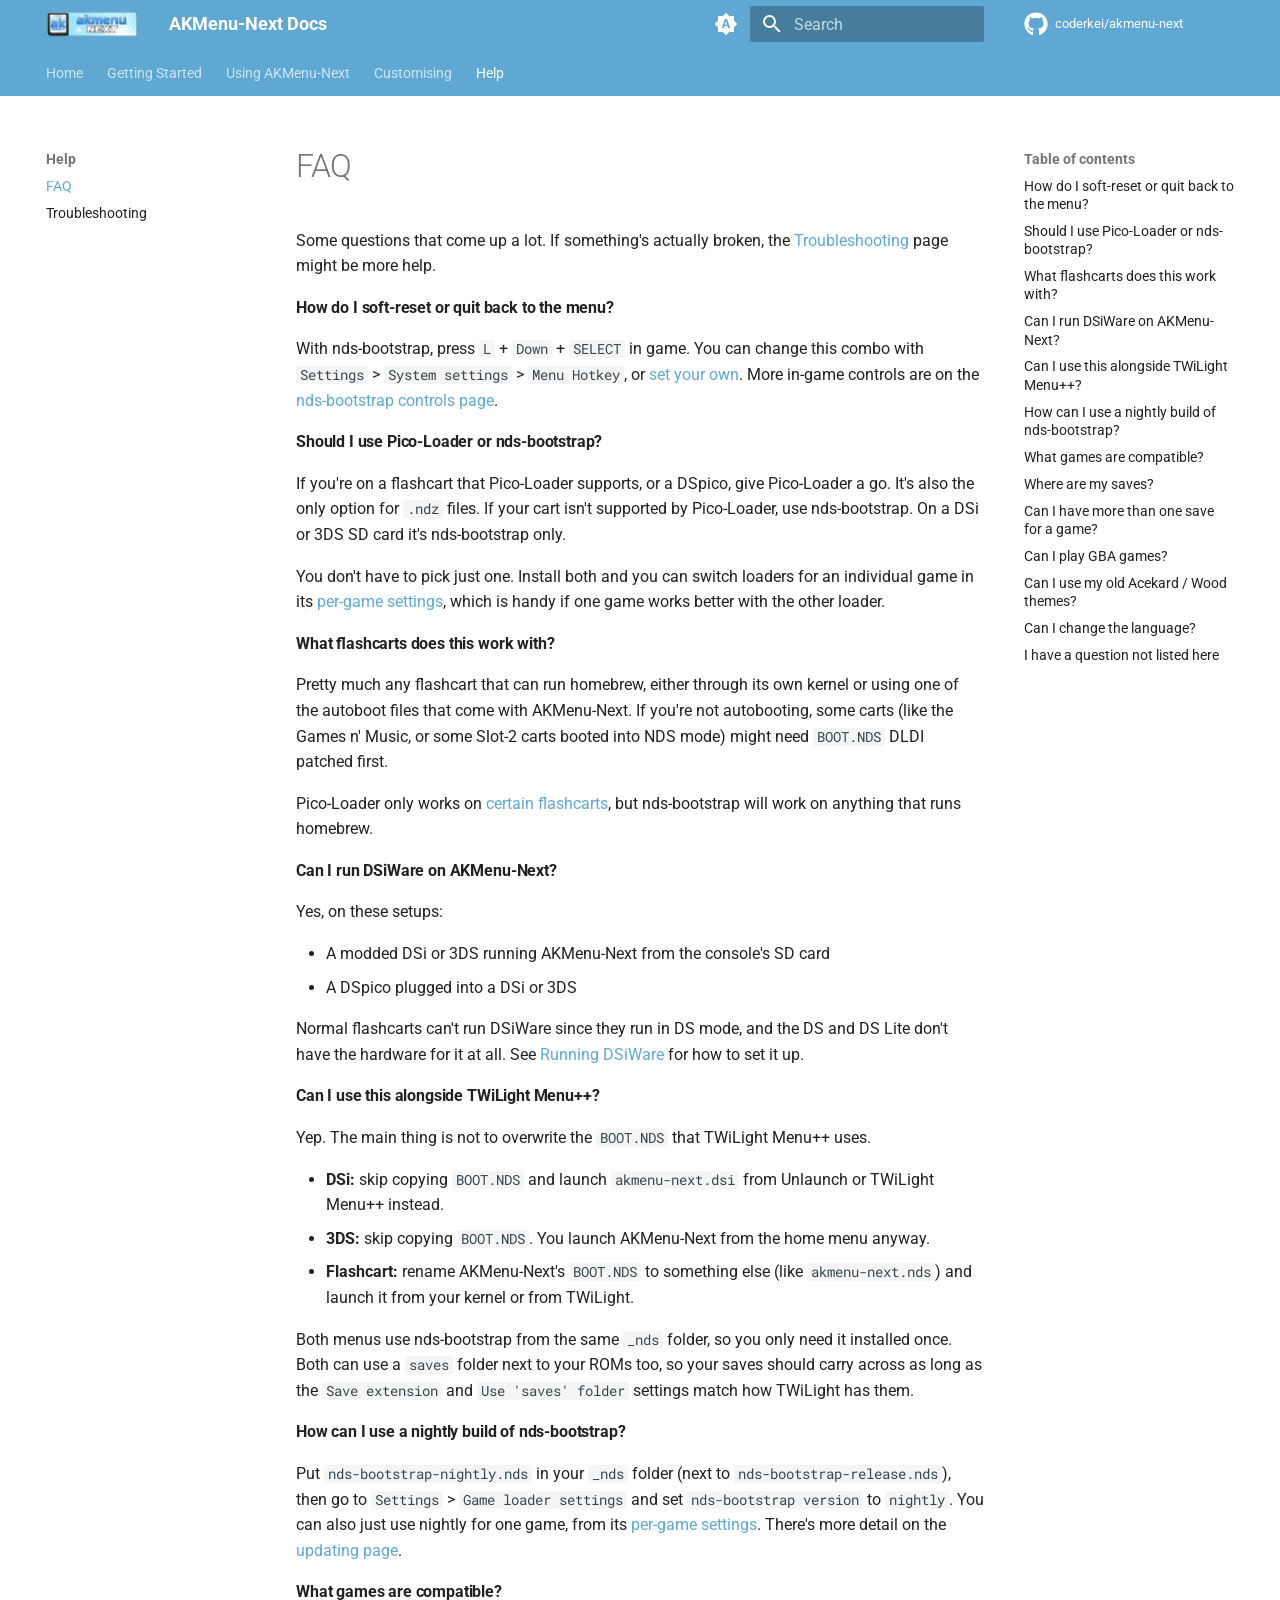
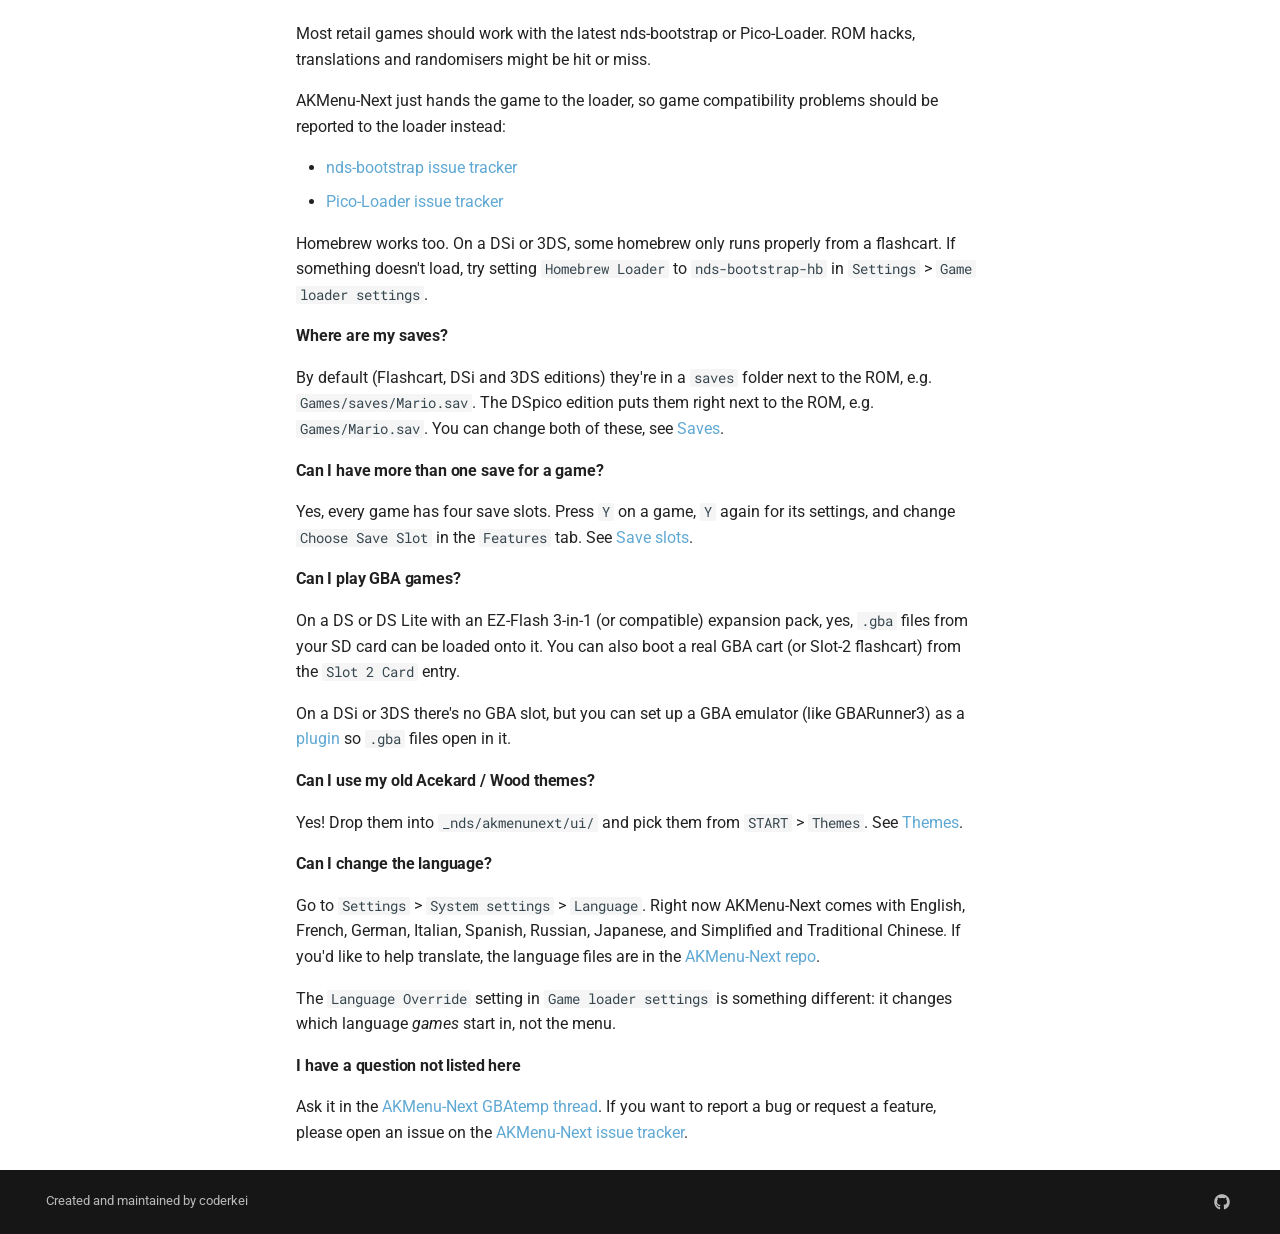
<file: guides/faq/index.html>
<!doctype html>
<html lang="en" class="no-js">
  <head>
    
      <meta charset="utf-8">
      <meta name="viewport" content="width=device-width,initial-scale=1">
      
      
      
        <link rel="canonical" href="https://coderkei.github.io/akmenu-next-docs/guides/faq/">
      
      
        <link rel="prev" href="../plugins/">
      
      
        <link rel="next" href="../troubleshooting/">
      
      
        
      
      
      <link rel="icon" href="../../images/favicon.png">
      <meta name="generator" content="mkdocs-1.6.1, mkdocs-material-9.8.1">
    
    
      
        <title>FAQ - AKMenu-Next Docs</title>
      
    
    
      <link rel="stylesheet" href="../../assets/stylesheets/main.57a0d79d.min.css">
      
        
        <link rel="stylesheet" href="../../assets/stylesheets/palette.fb2fffe2.min.css">
      
      


    
    
      
    
    
      
        
        
        <link rel="preconnect" href="https://fonts.gstatic.com" crossorigin>
        <link rel="stylesheet" href="https://fonts.googleapis.com/css?family=Roboto:300,300i,400,400i,700,700i%7CRoboto+Mono:400,400i,700,700i&display=fallback">
        <style>:root{--md-text-font:"Roboto";--md-code-font:"Roboto Mono"}</style>
      
    
    
      <link rel="stylesheet" href="../../stylesheets/extra.css">
    
    <script>__md_scope=new URL("../..",location),__md_hash=e=>[...e].reduce(((e,_)=>(e<<5)-e+_.charCodeAt(0)),0),__md_get=(e,_=localStorage,t=__md_scope)=>JSON.parse(_.getItem(t.pathname+"."+e)),__md_set=(e,_,t=localStorage,a=__md_scope)=>{try{t.setItem(a.pathname+"."+e,JSON.stringify(_))}catch(e){}}</script>
    
      

    
    
  </head>
  
  
    
    
      
    
    
    
    
    <body dir="ltr" data-md-color-scheme="default" data-md-color-primary="indigo" data-md-color-accent="indigo">
  
    
    <input class="md-toggle" data-md-toggle="drawer" type="checkbox" id="__drawer" autocomplete="off">
    <input class="md-toggle" data-md-toggle="search" type="checkbox" id="__search" autocomplete="off">
    <label class="md-overlay" for="__drawer"></label>
    <div data-md-component="skip">
      
        
        <a href="#faq" class="md-skip">
          Skip to content
        </a>
      
    </div>
    <div data-md-component="announce">
      
    </div>
    
    
      

<header class="md-header" data-md-component="header">
  <nav class="md-header__inner md-grid" aria-label="Header">
    <a href="../.." title="AKMenu-Next Docs" class="md-header__button md-logo" aria-label="AKMenu-Next Docs" data-md-component="logo">
      
  <img src="../../images/akmenu.png" alt="logo">

    </a>
    <label class="md-header__button md-icon" for="__drawer">
      
      <svg xmlns="http://www.w3.org/2000/svg" viewBox="0 0 24 24"><path d="M3 6h18v2H3zm0 5h18v2H3zm0 5h18v2H3z"/></svg>
    </label>
    <div class="md-header__title" data-md-component="header-title">
      <div class="md-header__ellipsis">
        <div class="md-header__topic">
          <span class="md-ellipsis">
            AKMenu-Next Docs
          </span>
        </div>
        <div class="md-header__topic" data-md-component="header-topic">
          <span class="md-ellipsis">
            
              FAQ
            
          </span>
        </div>
      </div>
    </div>
    
      
        <form class="md-header__option" data-md-component="palette">
  
    
    
    
    <input class="md-option" data-md-color-media="(prefers-color-scheme)" data-md-color-scheme="default" data-md-color-primary="indigo" data-md-color-accent="indigo"  aria-label="Switch to light mode"  type="radio" name="__palette" id="__palette_0">
    
      <label class="md-header__button md-icon" title="Switch to light mode" for="__palette_1" hidden>
        <svg xmlns="http://www.w3.org/2000/svg" viewBox="0 0 24 24"><path d="m14.3 16-.7-2h-3.2l-.7 2H7.8L11 7h2l3.2 9zM20 8.69V4h-4.69L12 .69 8.69 4H4v4.69L.69 12 4 15.31V20h4.69L12 23.31 15.31 20H20v-4.69L23.31 12zm-9.15 3.96h2.3L12 9z"/></svg>
      </label>
    
  
    
    
    
    <input class="md-option" data-md-color-media="(prefers-color-scheme: light)" data-md-color-scheme="default" data-md-color-primary="custom" data-md-color-accent="custom"  aria-label="Switch to dark mode"  type="radio" name="__palette" id="__palette_1">
    
      <label class="md-header__button md-icon" title="Switch to dark mode" for="__palette_2" hidden>
        <svg xmlns="http://www.w3.org/2000/svg" viewBox="0 0 24 24"><path d="M12 8a4 4 0 0 0-4 4 4 4 0 0 0 4 4 4 4 0 0 0 4-4 4 4 0 0 0-4-4m0 10a6 6 0 0 1-6-6 6 6 0 0 1 6-6 6 6 0 0 1 6 6 6 6 0 0 1-6 6m8-9.31V4h-4.69L12 .69 8.69 4H4v4.69L.69 12 4 15.31V20h4.69L12 23.31 15.31 20H20v-4.69L23.31 12z"/></svg>
      </label>
    
  
    
    
    
    <input class="md-option" data-md-color-media="(prefers-color-scheme: dark)" data-md-color-scheme="slate" data-md-color-primary="custom" data-md-color-accent="custom"  aria-label="Switch to system preference"  type="radio" name="__palette" id="__palette_2">
    
      <label class="md-header__button md-icon" title="Switch to system preference" for="__palette_0" hidden>
        <svg xmlns="http://www.w3.org/2000/svg" viewBox="0 0 24 24"><path d="M12 18c-.89 0-1.74-.2-2.5-.55C11.56 16.5 13 14.42 13 12s-1.44-4.5-3.5-5.45C10.26 6.2 11.11 6 12 6a6 6 0 0 1 6 6 6 6 0 0 1-6 6m8-9.31V4h-4.69L12 .69 8.69 4H4v4.69L.69 12 4 15.31V20h4.69L12 23.31 15.31 20H20v-4.69L23.31 12z"/></svg>
      </label>
    
  
</form>
      
    
    
      <script>var palette=__md_get("__palette");if(palette&&palette.color){if("(prefers-color-scheme)"===palette.color.media){var media=matchMedia("(prefers-color-scheme: light)"),input=document.querySelector(media.matches?"[data-md-color-media='(prefers-color-scheme: light)']":"[data-md-color-media='(prefers-color-scheme: dark)']");palette.color.media=input.getAttribute("data-md-color-media"),palette.color.scheme=input.getAttribute("data-md-color-scheme"),palette.color.primary=input.getAttribute("data-md-color-primary"),palette.color.accent=input.getAttribute("data-md-color-accent")}for(var[key,value]of Object.entries(palette.color))document.body.setAttribute("data-md-color-"+key,value)}</script>
    
    
    
      
      
        <label class="md-header__button md-icon" for="__search">
          
          <svg xmlns="http://www.w3.org/2000/svg" viewBox="0 0 24 24"><path d="M9.5 3A6.5 6.5 0 0 1 16 9.5c0 1.61-.59 3.09-1.56 4.23l.27.27h.79l5 5-1.5 1.5-5-5v-.79l-.27-.27A6.52 6.52 0 0 1 9.5 16 6.5 6.5 0 0 1 3 9.5 6.5 6.5 0 0 1 9.5 3m0 2C7 5 5 7 5 9.5S7 14 9.5 14 14 12 14 9.5 12 5 9.5 5"/></svg>
        </label>
        <div class="md-search" data-md-component="search" role="dialog">
  <label class="md-search__overlay" for="__search"></label>
  <div class="md-search__inner" role="search">
    <form class="md-search__form" name="search">
      <input type="text" class="md-search__input" name="query" aria-label="Search" placeholder="Search" autocapitalize="off" autocorrect="off" autocomplete="off" spellcheck="false" data-md-component="search-query" required>
      <label class="md-search__icon md-icon" for="__search">
        
        <svg xmlns="http://www.w3.org/2000/svg" viewBox="0 0 24 24"><path d="M9.5 3A6.5 6.5 0 0 1 16 9.5c0 1.61-.59 3.09-1.56 4.23l.27.27h.79l5 5-1.5 1.5-5-5v-.79l-.27-.27A6.52 6.52 0 0 1 9.5 16 6.5 6.5 0 0 1 3 9.5 6.5 6.5 0 0 1 9.5 3m0 2C7 5 5 7 5 9.5S7 14 9.5 14 14 12 14 9.5 12 5 9.5 5"/></svg>
        
        <svg xmlns="http://www.w3.org/2000/svg" viewBox="0 0 24 24"><path d="M20 11v2H8l5.5 5.5-1.42 1.42L4.16 12l7.92-7.92L13.5 5.5 8 11z"/></svg>
      </label>
      <nav class="md-search__options" aria-label="Search">
        
        <button type="reset" class="md-search__icon md-icon" title="Clear" aria-label="Clear" tabindex="-1">
          
          <svg xmlns="http://www.w3.org/2000/svg" viewBox="0 0 24 24"><path d="M19 6.41 17.59 5 12 10.59 6.41 5 5 6.41 10.59 12 5 17.59 6.41 19 12 13.41 17.59 19 19 17.59 13.41 12z"/></svg>
        </button>
      </nav>
      
    </form>
    <div class="md-search__output">
      <div class="md-search__scrollwrap" tabindex="0" data-md-scrollfix>
        <div class="md-search-result" data-md-component="search-result">
          <div class="md-search-result__meta">
            Initializing search
          </div>
          <ol class="md-search-result__list" role="presentation"></ol>
        </div>
      </div>
    </div>
  </div>
</div>
      
    
    
      <div class="md-header__source">
        <a href="https://github.com/coderkei/akmenu-next" title="Go to repository" class="md-source" data-md-component="source">
  <div class="md-source__icon md-icon">
    
    <svg xmlns="http://www.w3.org/2000/svg" viewBox="0 0 512 512"><!--! Font Awesome Free 7.1.0 by @fontawesome - https://fontawesome.com License - https://fontawesome.com/license/free (Icons: CC BY 4.0, Fonts: SIL OFL 1.1, Code: MIT License) Copyright 2025 Fonticons, Inc.--><path d="M173.9 397.4c0 2-2.3 3.6-5.2 3.6-3.3.3-5.6-1.3-5.6-3.6 0-2 2.3-3.6 5.2-3.6 3-.3 5.6 1.3 5.6 3.6m-31.1-4.5c-.7 2 1.3 4.3 4.3 4.9 2.6 1 5.6 0 6.2-2s-1.3-4.3-4.3-5.2c-2.6-.7-5.5.3-6.2 2.3m44.2-1.7c-2.9.7-4.9 2.6-4.6 4.9.3 2 2.9 3.3 5.9 2.6 2.9-.7 4.9-2.6 4.6-4.6-.3-1.9-3-3.2-5.9-2.9M252.8 8C114.1 8 8 113.3 8 252c0 110.9 69.8 205.8 169.5 239.2 12.8 2.3 17.3-5.6 17.3-12.1 0-6.2-.3-40.4-.3-61.4 0 0-70 15-84.7-29.8 0 0-11.4-29.1-27.8-36.6 0 0-22.9-15.7 1.6-15.4 0 0 24.9 2 38.6 25.8 21.9 38.6 58.6 27.5 72.9 20.9 2.3-16 8.8-27.1 16-33.7-55.9-6.2-112.3-14.3-112.3-110.5 0-27.5 7.6-41.3 23.6-58.9-2.6-6.5-11.1-33.3 2.6-67.9 20.9-6.5 69 27 69 27 20-5.6 41.5-8.5 62.8-8.5s42.8 2.9 62.8 8.5c0 0 48.1-33.6 69-27 13.7 34.7 5.2 61.4 2.6 67.9 16 17.7 25.8 31.5 25.8 58.9 0 96.5-58.9 104.2-114.8 110.5 9.2 7.9 17 22.9 17 46.4 0 33.7-.3 75.4-.3 83.6 0 6.5 4.6 14.4 17.3 12.1C436.2 457.8 504 362.9 504 252 504 113.3 391.5 8 252.8 8M105.2 352.9c-1.3 1-1 3.3.7 5.2 1.6 1.6 3.9 2.3 5.2 1 1.3-1 1-3.3-.7-5.2-1.6-1.6-3.9-2.3-5.2-1m-10.8-8.1c-.7 1.3.3 2.9 2.3 3.9 1.6 1 3.6.7 4.3-.7.7-1.3-.3-2.9-2.3-3.9-2-.6-3.6-.3-4.3.7m32.4 35.6c-1.6 1.3-1 4.3 1.3 6.2 2.3 2.3 5.2 2.6 6.5 1 1.3-1.3.7-4.3-1.3-6.2-2.2-2.3-5.2-2.6-6.5-1m-11.4-14.7c-1.6 1-1.6 3.6 0 5.9s4.3 3.3 5.6 2.3c1.6-1.3 1.6-3.9 0-6.2-1.4-2.3-4-3.3-5.6-2"/></svg>
  </div>
  <div class="md-source__repository">
    coderkei/akmenu-next
  </div>
</a>
      </div>
    
  </nav>
  
</header>
    
    <div class="md-container" data-md-component="container">
      
      
        
          
            
<nav class="md-tabs" aria-label="Tabs" data-md-component="tabs">
  <div class="md-grid">
    <ul class="md-tabs__list">
      
        
  
  
  
  
    <li class="md-tabs__item">
      <a href="../.." class="md-tabs__link">
        
  
  
    
  
  Home

      </a>
    </li>
  

      
        
  
  
  
  
    
    
      <li class="md-tabs__item">
        <a href="../akmenu-next/" class="md-tabs__link">
          
  
  
  Getting Started

        </a>
      </li>
    
  

      
        
  
  
  
  
    
    
      <li class="md-tabs__item">
        <a href="../using/" class="md-tabs__link">
          
  
  
  Using AKMenu-Next

        </a>
      </li>
    
  

      
        
  
  
  
  
    
    
      <li class="md-tabs__item">
        <a href="../themes/" class="md-tabs__link">
          
  
  
  Customising

        </a>
      </li>
    
  

      
        
  
  
  
    
  
  
    
    
      <li class="md-tabs__item md-tabs__item--active">
        <a href="./" class="md-tabs__link">
          
  
  
  Help

        </a>
      </li>
    
  

      
    </ul>
  </div>
</nav>
          
        
      
      <main class="md-main" data-md-component="main">
        <div class="md-main__inner md-grid">
          
            
              
              <div class="md-sidebar md-sidebar--primary" data-md-component="sidebar" data-md-type="navigation" >
                <div class="md-sidebar__scrollwrap">
                  <div class="md-sidebar__inner">
                    


  


<nav class="md-nav md-nav--primary md-nav--lifted" aria-label="Navigation" data-md-level="0">
  <label class="md-nav__title" for="__drawer">
    <a href="../.." title="AKMenu-Next Docs" class="md-nav__button md-logo" aria-label="AKMenu-Next Docs" data-md-component="logo">
      
  <img src="../../images/akmenu.png" alt="logo">

    </a>
    AKMenu-Next Docs
  </label>
  
    <div class="md-nav__source">
      <a href="https://github.com/coderkei/akmenu-next" title="Go to repository" class="md-source" data-md-component="source">
  <div class="md-source__icon md-icon">
    
    <svg xmlns="http://www.w3.org/2000/svg" viewBox="0 0 512 512"><!--! Font Awesome Free 7.1.0 by @fontawesome - https://fontawesome.com License - https://fontawesome.com/license/free (Icons: CC BY 4.0, Fonts: SIL OFL 1.1, Code: MIT License) Copyright 2025 Fonticons, Inc.--><path d="M173.9 397.4c0 2-2.3 3.6-5.2 3.6-3.3.3-5.6-1.3-5.6-3.6 0-2 2.3-3.6 5.2-3.6 3-.3 5.6 1.3 5.6 3.6m-31.1-4.5c-.7 2 1.3 4.3 4.3 4.9 2.6 1 5.6 0 6.2-2s-1.3-4.3-4.3-5.2c-2.6-.7-5.5.3-6.2 2.3m44.2-1.7c-2.9.7-4.9 2.6-4.6 4.9.3 2 2.9 3.3 5.9 2.6 2.9-.7 4.9-2.6 4.6-4.6-.3-1.9-3-3.2-5.9-2.9M252.8 8C114.1 8 8 113.3 8 252c0 110.9 69.8 205.8 169.5 239.2 12.8 2.3 17.3-5.6 17.3-12.1 0-6.2-.3-40.4-.3-61.4 0 0-70 15-84.7-29.8 0 0-11.4-29.1-27.8-36.6 0 0-22.9-15.7 1.6-15.4 0 0 24.9 2 38.6 25.8 21.9 38.6 58.6 27.5 72.9 20.9 2.3-16 8.8-27.1 16-33.7-55.9-6.2-112.3-14.3-112.3-110.5 0-27.5 7.6-41.3 23.6-58.9-2.6-6.5-11.1-33.3 2.6-67.9 20.9-6.5 69 27 69 27 20-5.6 41.5-8.5 62.8-8.5s42.8 2.9 62.8 8.5c0 0 48.1-33.6 69-27 13.7 34.7 5.2 61.4 2.6 67.9 16 17.7 25.8 31.5 25.8 58.9 0 96.5-58.9 104.2-114.8 110.5 9.2 7.9 17 22.9 17 46.4 0 33.7-.3 75.4-.3 83.6 0 6.5 4.6 14.4 17.3 12.1C436.2 457.8 504 362.9 504 252 504 113.3 391.5 8 252.8 8M105.2 352.9c-1.3 1-1 3.3.7 5.2 1.6 1.6 3.9 2.3 5.2 1 1.3-1 1-3.3-.7-5.2-1.6-1.6-3.9-2.3-5.2-1m-10.8-8.1c-.7 1.3.3 2.9 2.3 3.9 1.6 1 3.6.7 4.3-.7.7-1.3-.3-2.9-2.3-3.9-2-.6-3.6-.3-4.3.7m32.4 35.6c-1.6 1.3-1 4.3 1.3 6.2 2.3 2.3 5.2 2.6 6.5 1 1.3-1.3.7-4.3-1.3-6.2-2.2-2.3-5.2-2.6-6.5-1m-11.4-14.7c-1.6 1-1.6 3.6 0 5.9s4.3 3.3 5.6 2.3c1.6-1.3 1.6-3.9 0-6.2-1.4-2.3-4-3.3-5.6-2"/></svg>
  </div>
  <div class="md-source__repository">
    coderkei/akmenu-next
  </div>
</a>
    </div>
  
  <ul class="md-nav__list" data-md-scrollfix>
    
      
      
  
  
  
  
    <li class="md-nav__item">
      <a href="../.." class="md-nav__link">
        
  
  
  <span class="md-ellipsis">
    
  
    Home
  

    
  </span>
  
  

      </a>
    </li>
  

    
      
      
  
  
  
  
    
    
    
    
      
      
    
    
    <li class="md-nav__item md-nav__item--nested">
      
        
        
        <input class="md-nav__toggle md-toggle " type="checkbox" id="__nav_2" >
        
          
          <label class="md-nav__link" for="__nav_2" id="__nav_2_label" tabindex="0">
            
  
  
  <span class="md-ellipsis">
    
  
    Getting Started
  

    
  </span>
  
  

            <span class="md-nav__icon md-icon"></span>
          </label>
        
        <nav class="md-nav" data-md-level="1" aria-labelledby="__nav_2_label" aria-expanded="false">
          <label class="md-nav__title" for="__nav_2">
            <span class="md-nav__icon md-icon"></span>
            
  
    Getting Started
  

          </label>
          <ul class="md-nav__list" data-md-scrollfix>
            
              
                
  
  
  
  
    <li class="md-nav__item">
      <a href="../akmenu-next/" class="md-nav__link">
        
  
  
  <span class="md-ellipsis">
    
  
    Installing
  

    
  </span>
  
  

      </a>
    </li>
  

              
            
              
                
  
  
  
  
    <li class="md-nav__item">
      <a href="../updating/" class="md-nav__link">
        
  
  
  <span class="md-ellipsis">
    
  
    Updating
  

    
  </span>
  
  

      </a>
    </li>
  

              
            
          </ul>
        </nav>
      
    </li>
  

    
      
      
  
  
  
  
    
    
    
    
      
      
    
    
    <li class="md-nav__item md-nav__item--nested">
      
        
        
        <input class="md-nav__toggle md-toggle " type="checkbox" id="__nav_3" >
        
          
          <label class="md-nav__link" for="__nav_3" id="__nav_3_label" tabindex="0">
            
  
  
  <span class="md-ellipsis">
    
  
    Using AKMenu-Next
  

    
  </span>
  
  

            <span class="md-nav__icon md-icon"></span>
          </label>
        
        <nav class="md-nav" data-md-level="1" aria-labelledby="__nav_3_label" aria-expanded="false">
          <label class="md-nav__title" for="__nav_3">
            <span class="md-nav__icon md-icon"></span>
            
  
    Using AKMenu-Next
  

          </label>
          <ul class="md-nav__list" data-md-scrollfix>
            
              
                
  
  
  
  
    <li class="md-nav__item">
      <a href="../using/" class="md-nav__link">
        
  
  
  <span class="md-ellipsis">
    
  
    Using the Menu
  

    
  </span>
  
  

      </a>
    </li>
  

              
            
              
                
  
  
  
  
    <li class="md-nav__item">
      <a href="../settings/" class="md-nav__link">
        
  
  
  <span class="md-ellipsis">
    
  
    Settings
  

    
  </span>
  
  

      </a>
    </li>
  

              
            
              
                
  
  
  
  
    <li class="md-nav__item">
      <a href="../dsiware/" class="md-nav__link">
        
  
  
  <span class="md-ellipsis">
    
  
    Running DSiWare
  

    
  </span>
  
  

      </a>
    </li>
  

              
            
          </ul>
        </nav>
      
    </li>
  

    
      
      
  
  
  
  
    
    
    
    
      
      
    
    
    <li class="md-nav__item md-nav__item--nested">
      
        
        
        <input class="md-nav__toggle md-toggle " type="checkbox" id="__nav_4" >
        
          
          <label class="md-nav__link" for="__nav_4" id="__nav_4_label" tabindex="0">
            
  
  
  <span class="md-ellipsis">
    
  
    Customising
  

    
  </span>
  
  

            <span class="md-nav__icon md-icon"></span>
          </label>
        
        <nav class="md-nav" data-md-level="1" aria-labelledby="__nav_4_label" aria-expanded="false">
          <label class="md-nav__title" for="__nav_4">
            <span class="md-nav__icon md-icon"></span>
            
  
    Customising
  

          </label>
          <ul class="md-nav__list" data-md-scrollfix>
            
              
                
  
  
  
  
    <li class="md-nav__item">
      <a href="../themes/" class="md-nav__link">
        
  
  
  <span class="md-ellipsis">
    
  
    Themes
  

    
  </span>
  
  

      </a>
    </li>
  

              
            
              
                
  
  
  
  
    <li class="md-nav__item">
      <a href="../plugins/" class="md-nav__link">
        
  
  
  <span class="md-ellipsis">
    
  
    Plugins
  

    
  </span>
  
  

      </a>
    </li>
  

              
            
          </ul>
        </nav>
      
    </li>
  

    
      
      
  
  
    
  
  
  
    
    
    
    
      
        
        
      
      
    
    
    <li class="md-nav__item md-nav__item--active md-nav__item--section md-nav__item--nested">
      
        
        
        <input class="md-nav__toggle md-toggle " type="checkbox" id="__nav_5" checked>
        
          
          <label class="md-nav__link" for="__nav_5" id="__nav_5_label" tabindex="">
            
  
  
  <span class="md-ellipsis">
    
  
    Help
  

    
  </span>
  
  

            <span class="md-nav__icon md-icon"></span>
          </label>
        
        <nav class="md-nav" data-md-level="1" aria-labelledby="__nav_5_label" aria-expanded="true">
          <label class="md-nav__title" for="__nav_5">
            <span class="md-nav__icon md-icon"></span>
            
  
    Help
  

          </label>
          <ul class="md-nav__list" data-md-scrollfix>
            
              
                
  
  
    
  
  
  
    <li class="md-nav__item md-nav__item--active">
      
      <input class="md-nav__toggle md-toggle" type="checkbox" id="__toc">
      
      
        
      
      
        <label class="md-nav__link md-nav__link--active" for="__toc">
          
  
  
  <span class="md-ellipsis">
    
  
    FAQ
  

    
  </span>
  
  

          <span class="md-nav__icon md-icon"></span>
        </label>
      
      <a href="./" class="md-nav__link md-nav__link--active">
        
  
  
  <span class="md-ellipsis">
    
  
    FAQ
  

    
  </span>
  
  

      </a>
      
        

<nav class="md-nav md-nav--secondary" aria-label="Table of contents">
  
  
  
    
  
  
    <label class="md-nav__title" for="__toc">
      <span class="md-nav__icon md-icon"></span>
      Table of contents
    </label>
    <ul class="md-nav__list" data-md-component="toc" data-md-scrollfix>
      
        <li class="md-nav__item">
  <a href="#how-do-i-soft-reset-or-quit-back-to-the-menu" class="md-nav__link">
    <span class="md-ellipsis">
      
        How do I soft-reset or quit back to the menu?
      
    </span>
  </a>
  
</li>
      
        <li class="md-nav__item">
  <a href="#should-i-use-pico-loader-or-nds-bootstrap" class="md-nav__link">
    <span class="md-ellipsis">
      
        Should I use Pico-Loader or nds-bootstrap?
      
    </span>
  </a>
  
</li>
      
        <li class="md-nav__item">
  <a href="#what-flashcarts-does-this-work-with" class="md-nav__link">
    <span class="md-ellipsis">
      
        What flashcarts does this work with?
      
    </span>
  </a>
  
</li>
      
        <li class="md-nav__item">
  <a href="#can-i-run-dsiware-on-akmenu-next" class="md-nav__link">
    <span class="md-ellipsis">
      
        Can I run DSiWare on AKMenu-Next?
      
    </span>
  </a>
  
</li>
      
        <li class="md-nav__item">
  <a href="#can-i-use-this-alongside-twilight-menu" class="md-nav__link">
    <span class="md-ellipsis">
      
        Can I use this alongside TWiLight Menu++?
      
    </span>
  </a>
  
</li>
      
        <li class="md-nav__item">
  <a href="#how-can-i-use-a-nightly-build-of-nds-bootstrap" class="md-nav__link">
    <span class="md-ellipsis">
      
        How can I use a nightly build of nds-bootstrap?
      
    </span>
  </a>
  
</li>
      
        <li class="md-nav__item">
  <a href="#what-games-are-compatible" class="md-nav__link">
    <span class="md-ellipsis">
      
        What games are compatible?
      
    </span>
  </a>
  
</li>
      
        <li class="md-nav__item">
  <a href="#where-are-my-saves" class="md-nav__link">
    <span class="md-ellipsis">
      
        Where are my saves?
      
    </span>
  </a>
  
</li>
      
        <li class="md-nav__item">
  <a href="#can-i-have-more-than-one-save-for-a-game" class="md-nav__link">
    <span class="md-ellipsis">
      
        Can I have more than one save for a game?
      
    </span>
  </a>
  
</li>
      
        <li class="md-nav__item">
  <a href="#can-i-play-gba-games" class="md-nav__link">
    <span class="md-ellipsis">
      
        Can I play GBA games?
      
    </span>
  </a>
  
</li>
      
        <li class="md-nav__item">
  <a href="#can-i-use-my-old-acekard-wood-themes" class="md-nav__link">
    <span class="md-ellipsis">
      
        Can I use my old Acekard / Wood themes?
      
    </span>
  </a>
  
</li>
      
        <li class="md-nav__item">
  <a href="#can-i-change-the-language" class="md-nav__link">
    <span class="md-ellipsis">
      
        Can I change the language?
      
    </span>
  </a>
  
</li>
      
        <li class="md-nav__item">
  <a href="#i-have-a-question-not-listed-here" class="md-nav__link">
    <span class="md-ellipsis">
      
        I have a question not listed here
      
    </span>
  </a>
  
</li>
      
    </ul>
  
</nav>
      
    </li>
  

              
            
              
                
  
  
  
  
    <li class="md-nav__item">
      <a href="../troubleshooting/" class="md-nav__link">
        
  
  
  <span class="md-ellipsis">
    
  
    Troubleshooting
  

    
  </span>
  
  

      </a>
    </li>
  

              
            
          </ul>
        </nav>
      
    </li>
  

    
  </ul>
</nav>
                  </div>
                </div>
              </div>
            
            
              
              <div class="md-sidebar md-sidebar--secondary" data-md-component="sidebar" data-md-type="toc" >
                <div class="md-sidebar__scrollwrap">
                  <div class="md-sidebar__inner">
                    

<nav class="md-nav md-nav--secondary" aria-label="Table of contents">
  
  
  
    
  
  
    <label class="md-nav__title" for="__toc">
      <span class="md-nav__icon md-icon"></span>
      Table of contents
    </label>
    <ul class="md-nav__list" data-md-component="toc" data-md-scrollfix>
      
        <li class="md-nav__item">
  <a href="#how-do-i-soft-reset-or-quit-back-to-the-menu" class="md-nav__link">
    <span class="md-ellipsis">
      
        How do I soft-reset or quit back to the menu?
      
    </span>
  </a>
  
</li>
      
        <li class="md-nav__item">
  <a href="#should-i-use-pico-loader-or-nds-bootstrap" class="md-nav__link">
    <span class="md-ellipsis">
      
        Should I use Pico-Loader or nds-bootstrap?
      
    </span>
  </a>
  
</li>
      
        <li class="md-nav__item">
  <a href="#what-flashcarts-does-this-work-with" class="md-nav__link">
    <span class="md-ellipsis">
      
        What flashcarts does this work with?
      
    </span>
  </a>
  
</li>
      
        <li class="md-nav__item">
  <a href="#can-i-run-dsiware-on-akmenu-next" class="md-nav__link">
    <span class="md-ellipsis">
      
        Can I run DSiWare on AKMenu-Next?
      
    </span>
  </a>
  
</li>
      
        <li class="md-nav__item">
  <a href="#can-i-use-this-alongside-twilight-menu" class="md-nav__link">
    <span class="md-ellipsis">
      
        Can I use this alongside TWiLight Menu++?
      
    </span>
  </a>
  
</li>
      
        <li class="md-nav__item">
  <a href="#how-can-i-use-a-nightly-build-of-nds-bootstrap" class="md-nav__link">
    <span class="md-ellipsis">
      
        How can I use a nightly build of nds-bootstrap?
      
    </span>
  </a>
  
</li>
      
        <li class="md-nav__item">
  <a href="#what-games-are-compatible" class="md-nav__link">
    <span class="md-ellipsis">
      
        What games are compatible?
      
    </span>
  </a>
  
</li>
      
        <li class="md-nav__item">
  <a href="#where-are-my-saves" class="md-nav__link">
    <span class="md-ellipsis">
      
        Where are my saves?
      
    </span>
  </a>
  
</li>
      
        <li class="md-nav__item">
  <a href="#can-i-have-more-than-one-save-for-a-game" class="md-nav__link">
    <span class="md-ellipsis">
      
        Can I have more than one save for a game?
      
    </span>
  </a>
  
</li>
      
        <li class="md-nav__item">
  <a href="#can-i-play-gba-games" class="md-nav__link">
    <span class="md-ellipsis">
      
        Can I play GBA games?
      
    </span>
  </a>
  
</li>
      
        <li class="md-nav__item">
  <a href="#can-i-use-my-old-acekard-wood-themes" class="md-nav__link">
    <span class="md-ellipsis">
      
        Can I use my old Acekard / Wood themes?
      
    </span>
  </a>
  
</li>
      
        <li class="md-nav__item">
  <a href="#can-i-change-the-language" class="md-nav__link">
    <span class="md-ellipsis">
      
        Can I change the language?
      
    </span>
  </a>
  
</li>
      
        <li class="md-nav__item">
  <a href="#i-have-a-question-not-listed-here" class="md-nav__link">
    <span class="md-ellipsis">
      
        I have a question not listed here
      
    </span>
  </a>
  
</li>
      
    </ul>
  
</nav>
                  </div>
                </div>
              </div>
            
          
          
            <div class="md-content" data-md-component="content">
              
              <article class="md-content__inner md-typeset">
                
                  


  
  


<h1 id="faq">FAQ</h1>
<p>Some questions that come up a lot. If something's actually broken, the <a href="../troubleshooting/">Troubleshooting</a> page might be more help.</p>
<h4 id="how-do-i-soft-reset-or-quit-back-to-the-menu">How do I soft-reset or quit back to the menu?</h4>
<p>With nds-bootstrap, press <code>L</code> + <code>Down</code> + <code>SELECT</code> in game. You can change this combo with <code>Settings</code> &gt; <code>System settings</code> &gt; <code>Menu Hotkey</code>, or <a href="../settings/#custom-hotkey">set your own</a>. More in-game controls are on the <a href="https://wiki.ds-homebrew.com/nds-bootstrap/controls">nds-bootstrap controls page</a>.</p>
<h4 id="should-i-use-pico-loader-or-nds-bootstrap">Should I use Pico-Loader or nds-bootstrap?</h4>
<p>If you're on a flashcart that Pico-Loader supports, or a DSpico, give Pico-Loader a go. It's also the only option for <code>.ndz</code> files. If your cart isn't supported by Pico-Loader, use nds-bootstrap. On a DSi or 3DS SD card it's nds-bootstrap only.</p>
<p>You don't have to pick just one. Install both and you can switch loaders for an individual game in its <a href="../using/#per-game-settings">per-game settings</a>, which is handy if one game works better with the other loader.</p>
<h4 id="what-flashcarts-does-this-work-with">What flashcarts does this work with?</h4>
<p>Pretty much any flashcart that can run homebrew, either through its own kernel or using one of the autoboot files that come with AKMenu-Next. If you're not autobooting, some carts (like the Games n' Music, or some Slot-2 carts booted into NDS mode) might need <code>BOOT.NDS</code> DLDI patched first.</p>
<p>Pico-Loader only works on <a href="https://github.com/LNH-team/pico-loader#supported-platforms">certain flashcarts</a>, but nds-bootstrap will work on anything that runs homebrew.</p>
<h4 id="can-i-run-dsiware-on-akmenu-next">Can I run DSiWare on AKMenu-Next?</h4>
<p>Yes, on these setups:</p>
<ul>
<li>A modded DSi or 3DS running AKMenu-Next from the console's SD card</li>
<li>A DSpico plugged into a DSi or 3DS</li>
</ul>
<p>Normal flashcarts can't run DSiWare since they run in DS mode, and the DS and DS Lite don't have the hardware for it at all. See <a href="../dsiware/">Running DSiWare</a> for how to set it up.</p>
<h4 id="can-i-use-this-alongside-twilight-menu">Can I use this alongside TWiLight Menu++?</h4>
<p>Yep. The main thing is not to overwrite the <code>BOOT.NDS</code> that TWiLight Menu++ uses.</p>
<ul>
<li><strong>DSi:</strong> skip copying <code>BOOT.NDS</code> and launch <code>akmenu-next.dsi</code> from Unlaunch or TWiLight Menu++ instead.</li>
<li><strong>3DS:</strong> skip copying <code>BOOT.NDS</code>. You launch AKMenu-Next from the home menu anyway.</li>
<li><strong>Flashcart:</strong> rename AKMenu-Next's <code>BOOT.NDS</code> to something else (like <code>akmenu-next.nds</code>) and launch it from your kernel or from TWiLight.</li>
</ul>
<p>Both menus use nds-bootstrap from the same <code>_nds</code> folder, so you only need it installed once. Both can use a <code>saves</code> folder next to your ROMs too, so your saves should carry across as long as the <code>Save extension</code> and <code>Use 'saves' folder</code> settings match how TWiLight has them.</p>
<h4 id="how-can-i-use-a-nightly-build-of-nds-bootstrap">How can I use a nightly build of nds-bootstrap?</h4>
<p>Put <code>nds-bootstrap-nightly.nds</code> in your <code>_nds</code> folder (next to <code>nds-bootstrap-release.nds</code>), then go to <code>Settings</code> &gt; <code>Game loader settings</code> and set <code>nds-bootstrap version</code> to <code>nightly</code>. You can also just use nightly for one game, from its <a href="../using/#per-game-settings">per-game settings</a>. There's more detail on the <a href="../updating/#updating-nds-bootstrap">updating page</a>.</p>
<h4 id="what-games-are-compatible">What games are compatible?</h4>
<p>Most retail games should work with the latest nds-bootstrap or Pico-Loader. ROM hacks, translations and randomisers might be hit or miss.</p>
<p>AKMenu-Next just hands the game to the loader, so game compatibility problems should be reported to the loader instead:</p>
<ul>
<li><a href="https://github.com/DS-Homebrew/nds-bootstrap/issues">nds-bootstrap issue tracker</a></li>
<li><a href="https://github.com/LNH-team/pico-loader/issues">Pico-Loader issue tracker</a></li>
</ul>
<p>Homebrew works too. On a DSi or 3DS, some homebrew only runs properly from a flashcart. If something doesn't load, try setting <code>Homebrew Loader</code> to <code>nds-bootstrap-hb</code> in <code>Settings</code> &gt; <code>Game loader settings</code>.</p>
<h4 id="where-are-my-saves">Where are my saves?</h4>
<p>By default (Flashcart, DSi and 3DS editions) they're in a <code>saves</code> folder next to the ROM, e.g. <code>Games/saves/Mario.sav</code>. The DSpico edition puts them right next to the ROM, e.g. <code>Games/Mario.sav</code>. You can change both of these, see <a href="../using/#saves">Saves</a>.</p>
<h4 id="can-i-have-more-than-one-save-for-a-game">Can I have more than one save for a game?</h4>
<p>Yes, every game has four save slots. Press <code>Y</code> on a game, <code>Y</code> again for its settings, and change <code>Choose Save Slot</code> in the <code>Features</code> tab. See <a href="../using/#save-slots">Save slots</a>.</p>
<h4 id="can-i-play-gba-games">Can I play GBA games?</h4>
<p>On a DS or DS Lite with an EZ-Flash 3-in-1 (or compatible) expansion pack, yes, <code>.gba</code> files from your SD card can be loaded onto it. You can also boot a real GBA cart (or Slot-2 flashcart) from the <code>Slot 2 Card</code> entry.</p>
<p>On a DSi or 3DS there's no GBA slot, but you can set up a GBA emulator (like GBARunner3) as a <a href="../plugins/">plugin</a> so <code>.gba</code> files open in it.</p>
<h4 id="can-i-use-my-old-acekard-wood-themes">Can I use my old Acekard / Wood themes?</h4>
<p>Yes! Drop them into <code>_nds/akmenunext/ui/</code> and pick them from <code>START</code> &gt; <code>Themes</code>. See <a href="../themes/">Themes</a>.</p>
<h4 id="can-i-change-the-language">Can I change the language?</h4>
<p>Go to <code>Settings</code> &gt; <code>System settings</code> &gt; <code>Language</code>. Right now AKMenu-Next comes with English, French, German, Italian, Spanish, Russian, Japanese, and Simplified and Traditional Chinese. If you'd like to help translate, the language files are in the <a href="https://github.com/coderkei/akmenu-next/tree/main/language">AKMenu-Next repo</a>.</p>
<p>The <code>Language Override</code> setting in <code>Game loader settings</code> is something different: it changes which language <em>games</em> start in, not the menu.</p>
<h4 id="i-have-a-question-not-listed-here">I have a question not listed here</h4>
<p>Ask it in the <a href="https://gbatemp.net/threads/ds-i-3ds-akmenu-next-wood-frontend-for-nds-bootstrap-pico-loader.665743/">AKMenu-Next GBAtemp thread</a>. If you want to report a bug or request a feature, please open an issue on the <a href="https://github.com/coderkei/akmenu-next/issues">AKMenu-Next issue tracker</a>.</p>







  
  






                
              </article>
            </div>
          
          
<script>var target=document.getElementById(location.hash.slice(1));target&&target.name&&(target.checked=target.name.startsWith("__tabbed_"))</script>
        </div>
        
      </main>
      
        <footer class="md-footer">
  
  <div class="md-footer-meta md-typeset">
    <div class="md-footer-meta__inner md-grid">
      <div class="md-copyright">
  
    <div class="md-copyright__highlight">
      Created and maintained by coderkei
    </div>
  
  
</div>
      
        
<div class="md-social">
  
    
    
    
    
      
      
    
    <a href="https://github.com/coderkei" target="_blank" rel="noopener" title="github.com" class="md-social__link">
      <svg xmlns="http://www.w3.org/2000/svg" viewBox="0 0 512 512"><!--! Font Awesome Free 7.1.0 by @fontawesome - https://fontawesome.com License - https://fontawesome.com/license/free (Icons: CC BY 4.0, Fonts: SIL OFL 1.1, Code: MIT License) Copyright 2025 Fonticons, Inc.--><path d="M173.9 397.4c0 2-2.3 3.6-5.2 3.6-3.3.3-5.6-1.3-5.6-3.6 0-2 2.3-3.6 5.2-3.6 3-.3 5.6 1.3 5.6 3.6m-31.1-4.5c-.7 2 1.3 4.3 4.3 4.9 2.6 1 5.6 0 6.2-2s-1.3-4.3-4.3-5.2c-2.6-.7-5.5.3-6.2 2.3m44.2-1.7c-2.9.7-4.9 2.6-4.6 4.9.3 2 2.9 3.3 5.9 2.6 2.9-.7 4.9-2.6 4.6-4.6-.3-1.9-3-3.2-5.9-2.9M252.8 8C114.1 8 8 113.3 8 252c0 110.9 69.8 205.8 169.5 239.2 12.8 2.3 17.3-5.6 17.3-12.1 0-6.2-.3-40.4-.3-61.4 0 0-70 15-84.7-29.8 0 0-11.4-29.1-27.8-36.6 0 0-22.9-15.7 1.6-15.4 0 0 24.9 2 38.6 25.8 21.9 38.6 58.6 27.5 72.9 20.9 2.3-16 8.8-27.1 16-33.7-55.9-6.2-112.3-14.3-112.3-110.5 0-27.5 7.6-41.3 23.6-58.9-2.6-6.5-11.1-33.3 2.6-67.9 20.9-6.5 69 27 69 27 20-5.6 41.5-8.5 62.8-8.5s42.8 2.9 62.8 8.5c0 0 48.1-33.6 69-27 13.7 34.7 5.2 61.4 2.6 67.9 16 17.7 25.8 31.5 25.8 58.9 0 96.5-58.9 104.2-114.8 110.5 9.2 7.9 17 22.9 17 46.4 0 33.7-.3 75.4-.3 83.6 0 6.5 4.6 14.4 17.3 12.1C436.2 457.8 504 362.9 504 252 504 113.3 391.5 8 252.8 8M105.2 352.9c-1.3 1-1 3.3.7 5.2 1.6 1.6 3.9 2.3 5.2 1 1.3-1 1-3.3-.7-5.2-1.6-1.6-3.9-2.3-5.2-1m-10.8-8.1c-.7 1.3.3 2.9 2.3 3.9 1.6 1 3.6.7 4.3-.7.7-1.3-.3-2.9-2.3-3.9-2-.6-3.6-.3-4.3.7m32.4 35.6c-1.6 1.3-1 4.3 1.3 6.2 2.3 2.3 5.2 2.6 6.5 1 1.3-1.3.7-4.3-1.3-6.2-2.2-2.3-5.2-2.6-6.5-1m-11.4-14.7c-1.6 1-1.6 3.6 0 5.9s4.3 3.3 5.6 2.3c1.6-1.3 1.6-3.9 0-6.2-1.4-2.3-4-3.3-5.6-2"/></svg>
    </a>
  
</div>
      
    </div>
  </div>
</footer>
      
    </div>
    <div class="md-dialog" data-md-component="dialog">
      <div class="md-dialog__inner md-typeset"></div>
    </div>
    
    
    
      
      
      <script id="__config" type="application/json">{"annotate": null, "base": "../..", "features": ["navigation.tabs", "content.tooltips"], "search": "../../assets/javascripts/workers/search.a7633da7.min.js", "tags": null, "translations": {"clipboard.copied": "Copied to clipboard", "clipboard.copy": "Copy to clipboard", "search.result.more.one": "1 more on this page", "search.result.more.other": "# more on this page", "search.result.none": "No matching documents", "search.result.one": "1 matching document", "search.result.other": "# matching documents", "search.result.placeholder": "Type to start searching", "search.result.term.missing": "Missing", "select.version": "Select version"}, "version": null}</script>
    
    
      <script src="../../assets/javascripts/bundle.a5f9d56c.min.js"></script>
      
    
  </body>
</html>
</file>
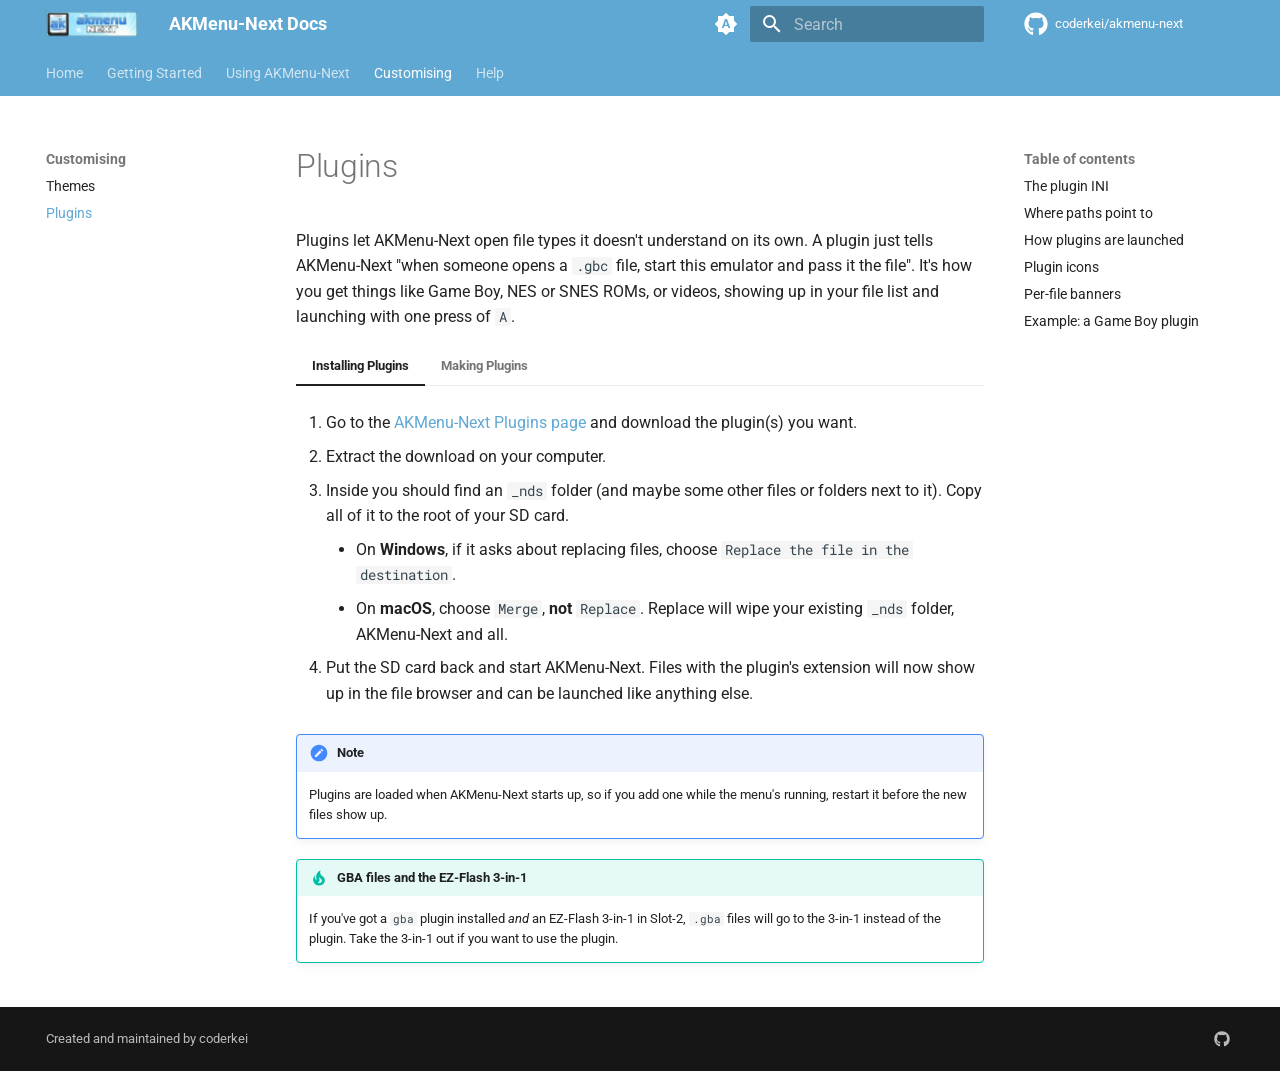
<file: guides/plugins/index.html>
<!doctype html>
<html lang="en" class="no-js">
  <head>
    
      <meta charset="utf-8">
      <meta name="viewport" content="width=device-width,initial-scale=1">
      
      
      
        <link rel="canonical" href="https://coderkei.github.io/akmenu-next-docs/guides/plugins/">
      
      
        <link rel="prev" href="../themes/">
      
      
        <link rel="next" href="../faq/">
      
      
        
      
      
      <link rel="icon" href="../../images/favicon.png">
      <meta name="generator" content="mkdocs-1.6.1, mkdocs-material-9.8.1">
    
    
      
        <title>Plugins - AKMenu-Next Docs</title>
      
    
    
      <link rel="stylesheet" href="../../assets/stylesheets/main.57a0d79d.min.css">
      
        
        <link rel="stylesheet" href="../../assets/stylesheets/palette.fb2fffe2.min.css">
      
      


    
    
      
    
    
      
        
        
        <link rel="preconnect" href="https://fonts.gstatic.com" crossorigin>
        <link rel="stylesheet" href="https://fonts.googleapis.com/css?family=Roboto:300,300i,400,400i,700,700i%7CRoboto+Mono:400,400i,700,700i&display=fallback">
        <style>:root{--md-text-font:"Roboto";--md-code-font:"Roboto Mono"}</style>
      
    
    
      <link rel="stylesheet" href="../../stylesheets/extra.css">
    
    <script>__md_scope=new URL("../..",location),__md_hash=e=>[...e].reduce(((e,_)=>(e<<5)-e+_.charCodeAt(0)),0),__md_get=(e,_=localStorage,t=__md_scope)=>JSON.parse(_.getItem(t.pathname+"."+e)),__md_set=(e,_,t=localStorage,a=__md_scope)=>{try{t.setItem(a.pathname+"."+e,JSON.stringify(_))}catch(e){}}</script>
    
      

    
    
  </head>
  
  
    
    
      
    
    
    
    
    <body dir="ltr" data-md-color-scheme="default" data-md-color-primary="indigo" data-md-color-accent="indigo">
  
    
    <input class="md-toggle" data-md-toggle="drawer" type="checkbox" id="__drawer" autocomplete="off">
    <input class="md-toggle" data-md-toggle="search" type="checkbox" id="__search" autocomplete="off">
    <label class="md-overlay" for="__drawer"></label>
    <div data-md-component="skip">
      
        
        <a href="#plugins" class="md-skip">
          Skip to content
        </a>
      
    </div>
    <div data-md-component="announce">
      
    </div>
    
    
      

<header class="md-header" data-md-component="header">
  <nav class="md-header__inner md-grid" aria-label="Header">
    <a href="../.." title="AKMenu-Next Docs" class="md-header__button md-logo" aria-label="AKMenu-Next Docs" data-md-component="logo">
      
  <img src="../../images/akmenu.png" alt="logo">

    </a>
    <label class="md-header__button md-icon" for="__drawer">
      
      <svg xmlns="http://www.w3.org/2000/svg" viewBox="0 0 24 24"><path d="M3 6h18v2H3zm0 5h18v2H3zm0 5h18v2H3z"/></svg>
    </label>
    <div class="md-header__title" data-md-component="header-title">
      <div class="md-header__ellipsis">
        <div class="md-header__topic">
          <span class="md-ellipsis">
            AKMenu-Next Docs
          </span>
        </div>
        <div class="md-header__topic" data-md-component="header-topic">
          <span class="md-ellipsis">
            
              Plugins
            
          </span>
        </div>
      </div>
    </div>
    
      
        <form class="md-header__option" data-md-component="palette">
  
    
    
    
    <input class="md-option" data-md-color-media="(prefers-color-scheme)" data-md-color-scheme="default" data-md-color-primary="indigo" data-md-color-accent="indigo"  aria-label="Switch to light mode"  type="radio" name="__palette" id="__palette_0">
    
      <label class="md-header__button md-icon" title="Switch to light mode" for="__palette_1" hidden>
        <svg xmlns="http://www.w3.org/2000/svg" viewBox="0 0 24 24"><path d="m14.3 16-.7-2h-3.2l-.7 2H7.8L11 7h2l3.2 9zM20 8.69V4h-4.69L12 .69 8.69 4H4v4.69L.69 12 4 15.31V20h4.69L12 23.31 15.31 20H20v-4.69L23.31 12zm-9.15 3.96h2.3L12 9z"/></svg>
      </label>
    
  
    
    
    
    <input class="md-option" data-md-color-media="(prefers-color-scheme: light)" data-md-color-scheme="default" data-md-color-primary="custom" data-md-color-accent="custom"  aria-label="Switch to dark mode"  type="radio" name="__palette" id="__palette_1">
    
      <label class="md-header__button md-icon" title="Switch to dark mode" for="__palette_2" hidden>
        <svg xmlns="http://www.w3.org/2000/svg" viewBox="0 0 24 24"><path d="M12 8a4 4 0 0 0-4 4 4 4 0 0 0 4 4 4 4 0 0 0 4-4 4 4 0 0 0-4-4m0 10a6 6 0 0 1-6-6 6 6 0 0 1 6-6 6 6 0 0 1 6 6 6 6 0 0 1-6 6m8-9.31V4h-4.69L12 .69 8.69 4H4v4.69L.69 12 4 15.31V20h4.69L12 23.31 15.31 20H20v-4.69L23.31 12z"/></svg>
      </label>
    
  
    
    
    
    <input class="md-option" data-md-color-media="(prefers-color-scheme: dark)" data-md-color-scheme="slate" data-md-color-primary="custom" data-md-color-accent="custom"  aria-label="Switch to system preference"  type="radio" name="__palette" id="__palette_2">
    
      <label class="md-header__button md-icon" title="Switch to system preference" for="__palette_0" hidden>
        <svg xmlns="http://www.w3.org/2000/svg" viewBox="0 0 24 24"><path d="M12 18c-.89 0-1.74-.2-2.5-.55C11.56 16.5 13 14.42 13 12s-1.44-4.5-3.5-5.45C10.26 6.2 11.11 6 12 6a6 6 0 0 1 6 6 6 6 0 0 1-6 6m8-9.31V4h-4.69L12 .69 8.69 4H4v4.69L.69 12 4 15.31V20h4.69L12 23.31 15.31 20H20v-4.69L23.31 12z"/></svg>
      </label>
    
  
</form>
      
    
    
      <script>var palette=__md_get("__palette");if(palette&&palette.color){if("(prefers-color-scheme)"===palette.color.media){var media=matchMedia("(prefers-color-scheme: light)"),input=document.querySelector(media.matches?"[data-md-color-media='(prefers-color-scheme: light)']":"[data-md-color-media='(prefers-color-scheme: dark)']");palette.color.media=input.getAttribute("data-md-color-media"),palette.color.scheme=input.getAttribute("data-md-color-scheme"),palette.color.primary=input.getAttribute("data-md-color-primary"),palette.color.accent=input.getAttribute("data-md-color-accent")}for(var[key,value]of Object.entries(palette.color))document.body.setAttribute("data-md-color-"+key,value)}</script>
    
    
    
      
      
        <label class="md-header__button md-icon" for="__search">
          
          <svg xmlns="http://www.w3.org/2000/svg" viewBox="0 0 24 24"><path d="M9.5 3A6.5 6.5 0 0 1 16 9.5c0 1.61-.59 3.09-1.56 4.23l.27.27h.79l5 5-1.5 1.5-5-5v-.79l-.27-.27A6.52 6.52 0 0 1 9.5 16 6.5 6.5 0 0 1 3 9.5 6.5 6.5 0 0 1 9.5 3m0 2C7 5 5 7 5 9.5S7 14 9.5 14 14 12 14 9.5 12 5 9.5 5"/></svg>
        </label>
        <div class="md-search" data-md-component="search" role="dialog">
  <label class="md-search__overlay" for="__search"></label>
  <div class="md-search__inner" role="search">
    <form class="md-search__form" name="search">
      <input type="text" class="md-search__input" name="query" aria-label="Search" placeholder="Search" autocapitalize="off" autocorrect="off" autocomplete="off" spellcheck="false" data-md-component="search-query" required>
      <label class="md-search__icon md-icon" for="__search">
        
        <svg xmlns="http://www.w3.org/2000/svg" viewBox="0 0 24 24"><path d="M9.5 3A6.5 6.5 0 0 1 16 9.5c0 1.61-.59 3.09-1.56 4.23l.27.27h.79l5 5-1.5 1.5-5-5v-.79l-.27-.27A6.52 6.52 0 0 1 9.5 16 6.5 6.5 0 0 1 3 9.5 6.5 6.5 0 0 1 9.5 3m0 2C7 5 5 7 5 9.5S7 14 9.5 14 14 12 14 9.5 12 5 9.5 5"/></svg>
        
        <svg xmlns="http://www.w3.org/2000/svg" viewBox="0 0 24 24"><path d="M20 11v2H8l5.5 5.5-1.42 1.42L4.16 12l7.92-7.92L13.5 5.5 8 11z"/></svg>
      </label>
      <nav class="md-search__options" aria-label="Search">
        
        <button type="reset" class="md-search__icon md-icon" title="Clear" aria-label="Clear" tabindex="-1">
          
          <svg xmlns="http://www.w3.org/2000/svg" viewBox="0 0 24 24"><path d="M19 6.41 17.59 5 12 10.59 6.41 5 5 6.41 10.59 12 5 17.59 6.41 19 12 13.41 17.59 19 19 17.59 13.41 12z"/></svg>
        </button>
      </nav>
      
    </form>
    <div class="md-search__output">
      <div class="md-search__scrollwrap" tabindex="0" data-md-scrollfix>
        <div class="md-search-result" data-md-component="search-result">
          <div class="md-search-result__meta">
            Initializing search
          </div>
          <ol class="md-search-result__list" role="presentation"></ol>
        </div>
      </div>
    </div>
  </div>
</div>
      
    
    
      <div class="md-header__source">
        <a href="https://github.com/coderkei/akmenu-next" title="Go to repository" class="md-source" data-md-component="source">
  <div class="md-source__icon md-icon">
    
    <svg xmlns="http://www.w3.org/2000/svg" viewBox="0 0 512 512"><!--! Font Awesome Free 7.1.0 by @fontawesome - https://fontawesome.com License - https://fontawesome.com/license/free (Icons: CC BY 4.0, Fonts: SIL OFL 1.1, Code: MIT License) Copyright 2025 Fonticons, Inc.--><path d="M173.9 397.4c0 2-2.3 3.6-5.2 3.6-3.3.3-5.6-1.3-5.6-3.6 0-2 2.3-3.6 5.2-3.6 3-.3 5.6 1.3 5.6 3.6m-31.1-4.5c-.7 2 1.3 4.3 4.3 4.9 2.6 1 5.6 0 6.2-2s-1.3-4.3-4.3-5.2c-2.6-.7-5.5.3-6.2 2.3m44.2-1.7c-2.9.7-4.9 2.6-4.6 4.9.3 2 2.9 3.3 5.9 2.6 2.9-.7 4.9-2.6 4.6-4.6-.3-1.9-3-3.2-5.9-2.9M252.8 8C114.1 8 8 113.3 8 252c0 110.9 69.8 205.8 169.5 239.2 12.8 2.3 17.3-5.6 17.3-12.1 0-6.2-.3-40.4-.3-61.4 0 0-70 15-84.7-29.8 0 0-11.4-29.1-27.8-36.6 0 0-22.9-15.7 1.6-15.4 0 0 24.9 2 38.6 25.8 21.9 38.6 58.6 27.5 72.9 20.9 2.3-16 8.8-27.1 16-33.7-55.9-6.2-112.3-14.3-112.3-110.5 0-27.5 7.6-41.3 23.6-58.9-2.6-6.5-11.1-33.3 2.6-67.9 20.9-6.5 69 27 69 27 20-5.6 41.5-8.5 62.8-8.5s42.8 2.9 62.8 8.5c0 0 48.1-33.6 69-27 13.7 34.7 5.2 61.4 2.6 67.9 16 17.7 25.8 31.5 25.8 58.9 0 96.5-58.9 104.2-114.8 110.5 9.2 7.9 17 22.9 17 46.4 0 33.7-.3 75.4-.3 83.6 0 6.5 4.6 14.4 17.3 12.1C436.2 457.8 504 362.9 504 252 504 113.3 391.5 8 252.8 8M105.2 352.9c-1.3 1-1 3.3.7 5.2 1.6 1.6 3.9 2.3 5.2 1 1.3-1 1-3.3-.7-5.2-1.6-1.6-3.9-2.3-5.2-1m-10.8-8.1c-.7 1.3.3 2.9 2.3 3.9 1.6 1 3.6.7 4.3-.7.7-1.3-.3-2.9-2.3-3.9-2-.6-3.6-.3-4.3.7m32.4 35.6c-1.6 1.3-1 4.3 1.3 6.2 2.3 2.3 5.2 2.6 6.5 1 1.3-1.3.7-4.3-1.3-6.2-2.2-2.3-5.2-2.6-6.5-1m-11.4-14.7c-1.6 1-1.6 3.6 0 5.9s4.3 3.3 5.6 2.3c1.6-1.3 1.6-3.9 0-6.2-1.4-2.3-4-3.3-5.6-2"/></svg>
  </div>
  <div class="md-source__repository">
    coderkei/akmenu-next
  </div>
</a>
      </div>
    
  </nav>
  
</header>
    
    <div class="md-container" data-md-component="container">
      
      
        
          
            
<nav class="md-tabs" aria-label="Tabs" data-md-component="tabs">
  <div class="md-grid">
    <ul class="md-tabs__list">
      
        
  
  
  
  
    <li class="md-tabs__item">
      <a href="../.." class="md-tabs__link">
        
  
  
    
  
  Home

      </a>
    </li>
  

      
        
  
  
  
  
    
    
      <li class="md-tabs__item">
        <a href="../akmenu-next/" class="md-tabs__link">
          
  
  
  Getting Started

        </a>
      </li>
    
  

      
        
  
  
  
  
    
    
      <li class="md-tabs__item">
        <a href="../using/" class="md-tabs__link">
          
  
  
  Using AKMenu-Next

        </a>
      </li>
    
  

      
        
  
  
  
    
  
  
    
    
      <li class="md-tabs__item md-tabs__item--active">
        <a href="../themes/" class="md-tabs__link">
          
  
  
  Customising

        </a>
      </li>
    
  

      
        
  
  
  
  
    
    
      <li class="md-tabs__item">
        <a href="../faq/" class="md-tabs__link">
          
  
  
  Help

        </a>
      </li>
    
  

      
    </ul>
  </div>
</nav>
          
        
      
      <main class="md-main" data-md-component="main">
        <div class="md-main__inner md-grid">
          
            
              
              <div class="md-sidebar md-sidebar--primary" data-md-component="sidebar" data-md-type="navigation" >
                <div class="md-sidebar__scrollwrap">
                  <div class="md-sidebar__inner">
                    


  


<nav class="md-nav md-nav--primary md-nav--lifted" aria-label="Navigation" data-md-level="0">
  <label class="md-nav__title" for="__drawer">
    <a href="../.." title="AKMenu-Next Docs" class="md-nav__button md-logo" aria-label="AKMenu-Next Docs" data-md-component="logo">
      
  <img src="../../images/akmenu.png" alt="logo">

    </a>
    AKMenu-Next Docs
  </label>
  
    <div class="md-nav__source">
      <a href="https://github.com/coderkei/akmenu-next" title="Go to repository" class="md-source" data-md-component="source">
  <div class="md-source__icon md-icon">
    
    <svg xmlns="http://www.w3.org/2000/svg" viewBox="0 0 512 512"><!--! Font Awesome Free 7.1.0 by @fontawesome - https://fontawesome.com License - https://fontawesome.com/license/free (Icons: CC BY 4.0, Fonts: SIL OFL 1.1, Code: MIT License) Copyright 2025 Fonticons, Inc.--><path d="M173.9 397.4c0 2-2.3 3.6-5.2 3.6-3.3.3-5.6-1.3-5.6-3.6 0-2 2.3-3.6 5.2-3.6 3-.3 5.6 1.3 5.6 3.6m-31.1-4.5c-.7 2 1.3 4.3 4.3 4.9 2.6 1 5.6 0 6.2-2s-1.3-4.3-4.3-5.2c-2.6-.7-5.5.3-6.2 2.3m44.2-1.7c-2.9.7-4.9 2.6-4.6 4.9.3 2 2.9 3.3 5.9 2.6 2.9-.7 4.9-2.6 4.6-4.6-.3-1.9-3-3.2-5.9-2.9M252.8 8C114.1 8 8 113.3 8 252c0 110.9 69.8 205.8 169.5 239.2 12.8 2.3 17.3-5.6 17.3-12.1 0-6.2-.3-40.4-.3-61.4 0 0-70 15-84.7-29.8 0 0-11.4-29.1-27.8-36.6 0 0-22.9-15.7 1.6-15.4 0 0 24.9 2 38.6 25.8 21.9 38.6 58.6 27.5 72.9 20.9 2.3-16 8.8-27.1 16-33.7-55.9-6.2-112.3-14.3-112.3-110.5 0-27.5 7.6-41.3 23.6-58.9-2.6-6.5-11.1-33.3 2.6-67.9 20.9-6.5 69 27 69 27 20-5.6 41.5-8.5 62.8-8.5s42.8 2.9 62.8 8.5c0 0 48.1-33.6 69-27 13.7 34.7 5.2 61.4 2.6 67.9 16 17.7 25.8 31.5 25.8 58.9 0 96.5-58.9 104.2-114.8 110.5 9.2 7.9 17 22.9 17 46.4 0 33.7-.3 75.4-.3 83.6 0 6.5 4.6 14.4 17.3 12.1C436.2 457.8 504 362.9 504 252 504 113.3 391.5 8 252.8 8M105.2 352.9c-1.3 1-1 3.3.7 5.2 1.6 1.6 3.9 2.3 5.2 1 1.3-1 1-3.3-.7-5.2-1.6-1.6-3.9-2.3-5.2-1m-10.8-8.1c-.7 1.3.3 2.9 2.3 3.9 1.6 1 3.6.7 4.3-.7.7-1.3-.3-2.9-2.3-3.9-2-.6-3.6-.3-4.3.7m32.4 35.6c-1.6 1.3-1 4.3 1.3 6.2 2.3 2.3 5.2 2.6 6.5 1 1.3-1.3.7-4.3-1.3-6.2-2.2-2.3-5.2-2.6-6.5-1m-11.4-14.7c-1.6 1-1.6 3.6 0 5.9s4.3 3.3 5.6 2.3c1.6-1.3 1.6-3.9 0-6.2-1.4-2.3-4-3.3-5.6-2"/></svg>
  </div>
  <div class="md-source__repository">
    coderkei/akmenu-next
  </div>
</a>
    </div>
  
  <ul class="md-nav__list" data-md-scrollfix>
    
      
      
  
  
  
  
    <li class="md-nav__item">
      <a href="../.." class="md-nav__link">
        
  
  
  <span class="md-ellipsis">
    
  
    Home
  

    
  </span>
  
  

      </a>
    </li>
  

    
      
      
  
  
  
  
    
    
    
    
      
      
    
    
    <li class="md-nav__item md-nav__item--nested">
      
        
        
        <input class="md-nav__toggle md-toggle " type="checkbox" id="__nav_2" >
        
          
          <label class="md-nav__link" for="__nav_2" id="__nav_2_label" tabindex="0">
            
  
  
  <span class="md-ellipsis">
    
  
    Getting Started
  

    
  </span>
  
  

            <span class="md-nav__icon md-icon"></span>
          </label>
        
        <nav class="md-nav" data-md-level="1" aria-labelledby="__nav_2_label" aria-expanded="false">
          <label class="md-nav__title" for="__nav_2">
            <span class="md-nav__icon md-icon"></span>
            
  
    Getting Started
  

          </label>
          <ul class="md-nav__list" data-md-scrollfix>
            
              
                
  
  
  
  
    <li class="md-nav__item">
      <a href="../akmenu-next/" class="md-nav__link">
        
  
  
  <span class="md-ellipsis">
    
  
    Installing
  

    
  </span>
  
  

      </a>
    </li>
  

              
            
              
                
  
  
  
  
    <li class="md-nav__item">
      <a href="../updating/" class="md-nav__link">
        
  
  
  <span class="md-ellipsis">
    
  
    Updating
  

    
  </span>
  
  

      </a>
    </li>
  

              
            
          </ul>
        </nav>
      
    </li>
  

    
      
      
  
  
  
  
    
    
    
    
      
      
    
    
    <li class="md-nav__item md-nav__item--nested">
      
        
        
        <input class="md-nav__toggle md-toggle " type="checkbox" id="__nav_3" >
        
          
          <label class="md-nav__link" for="__nav_3" id="__nav_3_label" tabindex="0">
            
  
  
  <span class="md-ellipsis">
    
  
    Using AKMenu-Next
  

    
  </span>
  
  

            <span class="md-nav__icon md-icon"></span>
          </label>
        
        <nav class="md-nav" data-md-level="1" aria-labelledby="__nav_3_label" aria-expanded="false">
          <label class="md-nav__title" for="__nav_3">
            <span class="md-nav__icon md-icon"></span>
            
  
    Using AKMenu-Next
  

          </label>
          <ul class="md-nav__list" data-md-scrollfix>
            
              
                
  
  
  
  
    <li class="md-nav__item">
      <a href="../using/" class="md-nav__link">
        
  
  
  <span class="md-ellipsis">
    
  
    Using the Menu
  

    
  </span>
  
  

      </a>
    </li>
  

              
            
              
                
  
  
  
  
    <li class="md-nav__item">
      <a href="../settings/" class="md-nav__link">
        
  
  
  <span class="md-ellipsis">
    
  
    Settings
  

    
  </span>
  
  

      </a>
    </li>
  

              
            
              
                
  
  
  
  
    <li class="md-nav__item">
      <a href="../dsiware/" class="md-nav__link">
        
  
  
  <span class="md-ellipsis">
    
  
    Running DSiWare
  

    
  </span>
  
  

      </a>
    </li>
  

              
            
          </ul>
        </nav>
      
    </li>
  

    
      
      
  
  
    
  
  
  
    
    
    
    
      
        
        
      
      
    
    
    <li class="md-nav__item md-nav__item--active md-nav__item--section md-nav__item--nested">
      
        
        
        <input class="md-nav__toggle md-toggle " type="checkbox" id="__nav_4" checked>
        
          
          <label class="md-nav__link" for="__nav_4" id="__nav_4_label" tabindex="">
            
  
  
  <span class="md-ellipsis">
    
  
    Customising
  

    
  </span>
  
  

            <span class="md-nav__icon md-icon"></span>
          </label>
        
        <nav class="md-nav" data-md-level="1" aria-labelledby="__nav_4_label" aria-expanded="true">
          <label class="md-nav__title" for="__nav_4">
            <span class="md-nav__icon md-icon"></span>
            
  
    Customising
  

          </label>
          <ul class="md-nav__list" data-md-scrollfix>
            
              
                
  
  
  
  
    <li class="md-nav__item">
      <a href="../themes/" class="md-nav__link">
        
  
  
  <span class="md-ellipsis">
    
  
    Themes
  

    
  </span>
  
  

      </a>
    </li>
  

              
            
              
                
  
  
    
  
  
  
    <li class="md-nav__item md-nav__item--active">
      
      <input class="md-nav__toggle md-toggle" type="checkbox" id="__toc">
      
      
        
      
      
        <label class="md-nav__link md-nav__link--active" for="__toc">
          
  
  
  <span class="md-ellipsis">
    
  
    Plugins
  

    
  </span>
  
  

          <span class="md-nav__icon md-icon"></span>
        </label>
      
      <a href="./" class="md-nav__link md-nav__link--active">
        
  
  
  <span class="md-ellipsis">
    
  
    Plugins
  

    
  </span>
  
  

      </a>
      
        

<nav class="md-nav md-nav--secondary" aria-label="Table of contents">
  
  
  
    
  
  
    <label class="md-nav__title" for="__toc">
      <span class="md-nav__icon md-icon"></span>
      Table of contents
    </label>
    <ul class="md-nav__list" data-md-component="toc" data-md-scrollfix>
      
        <li class="md-nav__item">
  <a href="#the-plugin-ini" class="md-nav__link">
    <span class="md-ellipsis">
      
        The plugin INI
      
    </span>
  </a>
  
</li>
      
        <li class="md-nav__item">
  <a href="#where-paths-point-to" class="md-nav__link">
    <span class="md-ellipsis">
      
        Where paths point to
      
    </span>
  </a>
  
</li>
      
        <li class="md-nav__item">
  <a href="#how-plugins-are-launched" class="md-nav__link">
    <span class="md-ellipsis">
      
        How plugins are launched
      
    </span>
  </a>
  
</li>
      
        <li class="md-nav__item">
  <a href="#plugin-icons" class="md-nav__link">
    <span class="md-ellipsis">
      
        Plugin icons
      
    </span>
  </a>
  
</li>
      
        <li class="md-nav__item">
  <a href="#per-file-banners" class="md-nav__link">
    <span class="md-ellipsis">
      
        Per-file banners
      
    </span>
  </a>
  
</li>
      
        <li class="md-nav__item">
  <a href="#example-a-game-boy-plugin" class="md-nav__link">
    <span class="md-ellipsis">
      
        Example: a Game Boy plugin
      
    </span>
  </a>
  
</li>
      
    </ul>
  
</nav>
      
    </li>
  

              
            
          </ul>
        </nav>
      
    </li>
  

    
      
      
  
  
  
  
    
    
    
    
      
      
    
    
    <li class="md-nav__item md-nav__item--nested">
      
        
        
        <input class="md-nav__toggle md-toggle " type="checkbox" id="__nav_5" >
        
          
          <label class="md-nav__link" for="__nav_5" id="__nav_5_label" tabindex="0">
            
  
  
  <span class="md-ellipsis">
    
  
    Help
  

    
  </span>
  
  

            <span class="md-nav__icon md-icon"></span>
          </label>
        
        <nav class="md-nav" data-md-level="1" aria-labelledby="__nav_5_label" aria-expanded="false">
          <label class="md-nav__title" for="__nav_5">
            <span class="md-nav__icon md-icon"></span>
            
  
    Help
  

          </label>
          <ul class="md-nav__list" data-md-scrollfix>
            
              
                
  
  
  
  
    <li class="md-nav__item">
      <a href="../faq/" class="md-nav__link">
        
  
  
  <span class="md-ellipsis">
    
  
    FAQ
  

    
  </span>
  
  

      </a>
    </li>
  

              
            
              
                
  
  
  
  
    <li class="md-nav__item">
      <a href="../troubleshooting/" class="md-nav__link">
        
  
  
  <span class="md-ellipsis">
    
  
    Troubleshooting
  

    
  </span>
  
  

      </a>
    </li>
  

              
            
          </ul>
        </nav>
      
    </li>
  

    
  </ul>
</nav>
                  </div>
                </div>
              </div>
            
            
              
              <div class="md-sidebar md-sidebar--secondary" data-md-component="sidebar" data-md-type="toc" >
                <div class="md-sidebar__scrollwrap">
                  <div class="md-sidebar__inner">
                    

<nav class="md-nav md-nav--secondary" aria-label="Table of contents">
  
  
  
    
  
  
    <label class="md-nav__title" for="__toc">
      <span class="md-nav__icon md-icon"></span>
      Table of contents
    </label>
    <ul class="md-nav__list" data-md-component="toc" data-md-scrollfix>
      
        <li class="md-nav__item">
  <a href="#the-plugin-ini" class="md-nav__link">
    <span class="md-ellipsis">
      
        The plugin INI
      
    </span>
  </a>
  
</li>
      
        <li class="md-nav__item">
  <a href="#where-paths-point-to" class="md-nav__link">
    <span class="md-ellipsis">
      
        Where paths point to
      
    </span>
  </a>
  
</li>
      
        <li class="md-nav__item">
  <a href="#how-plugins-are-launched" class="md-nav__link">
    <span class="md-ellipsis">
      
        How plugins are launched
      
    </span>
  </a>
  
</li>
      
        <li class="md-nav__item">
  <a href="#plugin-icons" class="md-nav__link">
    <span class="md-ellipsis">
      
        Plugin icons
      
    </span>
  </a>
  
</li>
      
        <li class="md-nav__item">
  <a href="#per-file-banners" class="md-nav__link">
    <span class="md-ellipsis">
      
        Per-file banners
      
    </span>
  </a>
  
</li>
      
        <li class="md-nav__item">
  <a href="#example-a-game-boy-plugin" class="md-nav__link">
    <span class="md-ellipsis">
      
        Example: a Game Boy plugin
      
    </span>
  </a>
  
</li>
      
    </ul>
  
</nav>
                  </div>
                </div>
              </div>
            
          
          
            <div class="md-content" data-md-component="content">
              
              <article class="md-content__inner md-typeset">
                
                  


  
  


<h1 id="plugins">Plugins</h1>
<p>Plugins let AKMenu-Next open file types it doesn't understand on its own. A plugin just tells AKMenu-Next "when someone opens a <code>.gbc</code> file, start this emulator and pass it the file". It's how you get things like Game Boy, NES or SNES ROMs, or videos, showing up in your file list and launching with one press of <code>A</code>.</p>
<div class="tabbed-set tabbed-alternate" data-tabs="1:2"><input checked="checked" id="installing-plugins" name="__tabbed_1" type="radio" /><input id="making-plugins" name="__tabbed_1" type="radio" /><div class="tabbed-labels"><label for="installing-plugins">Installing Plugins</label><label for="making-plugins">Making Plugins</label></div>
<div class="tabbed-content">
<div class="tabbed-block">
<ol>
<li>
<p>Go to the <a href="https://github.com/coderkei/akmenu-next-plugins/releases/latest">AKMenu-Next Plugins page</a> and download the plugin(s) you want.</p>
</li>
<li>
<p>Extract the download on your computer.</p>
</li>
<li>
<p>Inside you should find an <code>_nds</code> folder (and maybe some other files or folders next to it). Copy all of it to the root of your SD card.</p>
<ul>
<li>On <strong>Windows</strong>, if it asks about replacing files, choose <code>Replace the file in the destination</code>.</li>
<li>On <strong>macOS</strong>, choose <code>Merge</code>, <strong>not</strong> <code>Replace</code>. Replace will wipe your existing <code>_nds</code> folder, AKMenu-Next and all.</li>
</ul>
</li>
<li>
<p>Put the SD card back and start AKMenu-Next. Files with the plugin's extension will now show up in the file browser and can be launched like anything else.</p>
</li>
</ol>
<div class="admonition note">
<p class="admonition-title">Note</p>
<p>Plugins are loaded when AKMenu-Next starts up, so if you add one while the menu's running, restart it before the new files show up.</p>
</div>
<div class="admonition tip">
<p class="admonition-title">GBA files and the EZ-Flash 3-in-1</p>
<p>If you've got a <code>gba</code> plugin installed <em>and</em> an EZ-Flash 3-in-1 in Slot-2, <code>.gba</code> files will go to the 3-in-1 instead of the plugin. Take the 3-in-1 out if you want to use the plugin.</p>
</div>
</div>
<div class="tabbed-block">
<h4 id="the-plugin-ini">The plugin INI</h4>
<p>Each plugin is a single <code>.ini</code> file in <code>_nds/akmenunext/plugins/</code>. The file name is the extension it handles, so <code>gbc.ini</code> handles <code>.gbc</code> files, <code>nes.ini</code> handles <code>.nes</code> files and so on. Extensions aren't case sensitive.</p>
<p>Here's what one looks like:</p>
<div class="highlight"><pre><span></span><code><span class="k">[plugin]</span>
<span class="na">path</span><span class="o">=</span><span class="s">app/myemulator.nds</span>
<span class="na">argv</span><span class="o">=</span><span class="s">1</span>
<span class="na">bootstrap</span><span class="o">=</span><span class="s">0</span>
<span class="na">hbargv</span><span class="o">=</span><span class="s">0</span>
</code></pre></div>
<p>And here's every key you can use:</p>
<table>
<thead>
<tr>
<th>Key</th>
<th>Default</th>
<th>What it does</th>
</tr>
</thead>
<tbody>
<tr>
<td><code>path</code></td>
<td>(none)</td>
<td>The <code>.nds</code> file to launch. This is the fallback if <code>dsipath</code>/<code>ntrpath</code> aren't set.</td>
</tr>
<tr>
<td><code>dsipath</code></td>
<td>(none)</td>
<td>Use this <code>.nds</code> instead when AKMenu-Next is running in DSi mode (DSi/3DS SD card, or a DSpico in a DSi/3DS).</td>
</tr>
<tr>
<td><code>ntrpath</code></td>
<td>(none)</td>
<td>Use this <code>.nds</code> instead when AKMenu-Next is running in DS mode (flashcarts, or anything on a DS/DS Lite).</td>
</tr>
<tr>
<td><code>argv</code></td>
<td><code>0</code></td>
<td>Set to <code>1</code> to pass the selected file's path to the emulator. Almost every emulator needs this.</td>
</tr>
<tr>
<td><code>bootstrap</code></td>
<td><code>0</code></td>
<td>Set to <code>1</code> to launch the plugin through nds-bootstrap-hb. This only kicks in on a DSi/3DS SD card, it's ignored on flashcarts.</td>
</tr>
<tr>
<td><code>hbargv</code></td>
<td><code>0</code></td>
<td>Set to <code>1</code> to also pass the file through nds-bootstrap-hb's <code>HOMEBREW_ARG</code> setting. Only used when the plugin is actually going through nds-bootstrap-hb.</td>
</tr>
<tr>
<td><code>extension</code></td>
<td>file name</td>
<td>Override the extension, if you want the INI to be called something different from the extension it handles.</td>
</tr>
</tbody>
</table>
<p>You need at least one of <code>path</code>, <code>dsipath</code> or <code>ntrpath</code>, otherwise the plugin is skipped. If you set <code>dsipath</code> but no <code>path</code>, the plugin only works in DSi mode (and the same the other way round with <code>ntrpath</code>). You'll get an error if you try to open the file in the other mode.</p>
<p><code>dsipath</code> and <code>ntrpath</code> are handy for emulators that have separate DS and DSi builds, or if one version just runs better on one kind of setup.</p>
<div class="admonition warning">
<p class="admonition-title">Warning</p>
<p>Don't put <code>//</code> comments on the end of lines like you might see in some examples. Everything after the <code>=</code> is read as the value, so <code>argv=1 // passes the file</code> won't do what you want. If you want notes in your INI, put them on their own line starting with <code>;</code> or <code>//</code>.</p>
</div>
<h4 id="where-paths-point-to">Where paths point to</h4>
<p>Paths in a plugin INI can be written a few ways:</p>
<table>
<thead>
<tr>
<th>Written as</th>
<th>Points to</th>
</tr>
</thead>
<tbody>
<tr>
<td><code>app/emu.nds</code></td>
<td>Relative to the plugins folder, so <code>_nds/akmenunext/plugins/app/emu.nds</code></td>
</tr>
<tr>
<td><code>_nds/emu.nds</code></td>
<td>From the root of the SD card</td>
</tr>
<tr>
<td><code>/apps/emu.nds</code></td>
<td>From the root of the SD card</td>
</tr>
<tr>
<td><code>fat:/apps/emu.nds</code> or <code>sd:/apps/emu.nds</code></td>
<td>That exact drive and path</td>
</tr>
</tbody>
</table>
<p>The usual place to keep the emulator itself is <code>_nds/akmenunext/plugins/app/</code>, which is what the official plugins do. That way your <code>path</code> can just be <code>app/emu.nds</code>.</p>
<h4 id="how-plugins-are-launched">How plugins are launched</h4>
<p>Plugins are treated as homebrew, so they follow your <code>Homebrew Loader</code> setting (in <code>Settings</code> &gt; <code>Game loader settings</code>):</p>
<ul>
<li><strong>AKMenu-Next</strong> (the default): the emulator is booted directly.</li>
<li><strong>nds-bootstrap-hb</strong>: the emulator is booted through nds-bootstrap-hb.</li>
<li><strong>Pico-Loader</strong>: the emulator is booted through Pico-Loader.</li>
</ul>
<p>The one exception is <code>bootstrap=1</code>. On a DSi or 3DS SD card, that forces nds-bootstrap-hb for that plugin no matter what your <code>Homebrew Loader</code> is set to. This is for emulators that were really made for flashcarts and only work properly from the DSi SD through nds-bootstrap-hb.</p>
<p>If you'd rather your own <code>Homebrew Loader</code> setting always wins, turn on <code>Override plugin defaults</code> in <code>Other Settings</code>.</p>
<h4 id="plugin-icons">Plugin icons</h4>
<p>To give your file type an icon, put a standard Nintendo DS banner file in <code>_nds/akmenunext/plugins/icons/</code>, named after the extension, e.g. <code>gbc.bin</code> for <code>.gbc</code> files. If there isn't one, the files get the default "unknown file" icon.</p>
<p>Banner files are the same format as the banner inside a <code>.nds</code> file. You can pull one out of an existing <code>.nds</code> with tools like <code>ndstool</code> (<code>ndstool -x game.nds -t banner.bin</code>).</p>
<h4 id="per-file-banners">Per-file banners</h4>
<p>Want a specific file to have its own icon? Put a DS banner file in the same folder as it, named the file's <strong>full</strong> name with <code>.bin</code> on the end:</p>
<div class="highlight"><pre><span></span><code>Pokemon Crystal.gbc
Pokemon Crystal.gbc.bin   &lt;- icon for that one file
Mario.nds
Mario.nds.bin             &lt;- replaces Mario's built-in icon
</code></pre></div>
<p>A per-file banner wins over everything else: the ROM's own icon, and the plugin's extension icon. It works for any file the browser is showing, so as long as the file type is covered by a plugin (or you're showing all files), it'll use it.</p>
<h4 id="example-a-game-boy-plugin">Example: a Game Boy plugin</h4>
<p>Say you've got a Game Boy emulator called <code>gbemu.nds</code> that accepts a ROM path through argv, and you want <code>.gb</code> and <code>.gbc</code> files to open in it.</p>
<ol>
<li>
<p>Put <code>gbemu.nds</code> in <code>_nds/akmenunext/plugins/app/</code>.</p>
</li>
<li>
<p>Make <code>_nds/akmenunext/plugins/gb.ini</code>:</p>
<div class="highlight"><pre><span></span><code><span class="k">[plugin]</span>
<span class="na">path</span><span class="o">=</span><span class="s">app/gbemu.nds</span>
<span class="na">argv</span><span class="o">=</span><span class="s">1</span>
</code></pre></div>
</li>
<li>
<p>Make a copy of it called <code>gbc.ini</code> (each extension needs its own INI).</p>
</li>
<li>
<p>Optionally, add <code>gb.bin</code> and <code>gbc.bin</code> icons to <code>_nds/akmenunext/plugins/icons/</code>.</p>
</li>
<li>
<p>Restart AKMenu-Next and your Game Boy ROMs will show up.</p>
</li>
</ol>
<p>If you make something you think other people would like, consider sharing it on the <a href="https://gbatemp.net/threads/ds-i-3ds-akmenu-next-wood-frontend-for-nds-bootstrap-pico-loader.665743/">GBAtemp thread</a>!</p>
</div>
</div>
</div>







  
  






                
              </article>
            </div>
          
          
<script>var target=document.getElementById(location.hash.slice(1));target&&target.name&&(target.checked=target.name.startsWith("__tabbed_"))</script>
        </div>
        
      </main>
      
        <footer class="md-footer">
  
  <div class="md-footer-meta md-typeset">
    <div class="md-footer-meta__inner md-grid">
      <div class="md-copyright">
  
    <div class="md-copyright__highlight">
      Created and maintained by coderkei
    </div>
  
  
</div>
      
        
<div class="md-social">
  
    
    
    
    
      
      
    
    <a href="https://github.com/coderkei" target="_blank" rel="noopener" title="github.com" class="md-social__link">
      <svg xmlns="http://www.w3.org/2000/svg" viewBox="0 0 512 512"><!--! Font Awesome Free 7.1.0 by @fontawesome - https://fontawesome.com License - https://fontawesome.com/license/free (Icons: CC BY 4.0, Fonts: SIL OFL 1.1, Code: MIT License) Copyright 2025 Fonticons, Inc.--><path d="M173.9 397.4c0 2-2.3 3.6-5.2 3.6-3.3.3-5.6-1.3-5.6-3.6 0-2 2.3-3.6 5.2-3.6 3-.3 5.6 1.3 5.6 3.6m-31.1-4.5c-.7 2 1.3 4.3 4.3 4.9 2.6 1 5.6 0 6.2-2s-1.3-4.3-4.3-5.2c-2.6-.7-5.5.3-6.2 2.3m44.2-1.7c-2.9.7-4.9 2.6-4.6 4.9.3 2 2.9 3.3 5.9 2.6 2.9-.7 4.9-2.6 4.6-4.6-.3-1.9-3-3.2-5.9-2.9M252.8 8C114.1 8 8 113.3 8 252c0 110.9 69.8 205.8 169.5 239.2 12.8 2.3 17.3-5.6 17.3-12.1 0-6.2-.3-40.4-.3-61.4 0 0-70 15-84.7-29.8 0 0-11.4-29.1-27.8-36.6 0 0-22.9-15.7 1.6-15.4 0 0 24.9 2 38.6 25.8 21.9 38.6 58.6 27.5 72.9 20.9 2.3-16 8.8-27.1 16-33.7-55.9-6.2-112.3-14.3-112.3-110.5 0-27.5 7.6-41.3 23.6-58.9-2.6-6.5-11.1-33.3 2.6-67.9 20.9-6.5 69 27 69 27 20-5.6 41.5-8.5 62.8-8.5s42.8 2.9 62.8 8.5c0 0 48.1-33.6 69-27 13.7 34.7 5.2 61.4 2.6 67.9 16 17.7 25.8 31.5 25.8 58.9 0 96.5-58.9 104.2-114.8 110.5 9.2 7.9 17 22.9 17 46.4 0 33.7-.3 75.4-.3 83.6 0 6.5 4.6 14.4 17.3 12.1C436.2 457.8 504 362.9 504 252 504 113.3 391.5 8 252.8 8M105.2 352.9c-1.3 1-1 3.3.7 5.2 1.6 1.6 3.9 2.3 5.2 1 1.3-1 1-3.3-.7-5.2-1.6-1.6-3.9-2.3-5.2-1m-10.8-8.1c-.7 1.3.3 2.9 2.3 3.9 1.6 1 3.6.7 4.3-.7.7-1.3-.3-2.9-2.3-3.9-2-.6-3.6-.3-4.3.7m32.4 35.6c-1.6 1.3-1 4.3 1.3 6.2 2.3 2.3 5.2 2.6 6.5 1 1.3-1.3.7-4.3-1.3-6.2-2.2-2.3-5.2-2.6-6.5-1m-11.4-14.7c-1.6 1-1.6 3.6 0 5.9s4.3 3.3 5.6 2.3c1.6-1.3 1.6-3.9 0-6.2-1.4-2.3-4-3.3-5.6-2"/></svg>
    </a>
  
</div>
      
    </div>
  </div>
</footer>
      
    </div>
    <div class="md-dialog" data-md-component="dialog">
      <div class="md-dialog__inner md-typeset"></div>
    </div>
    
    
    
      
      
      <script id="__config" type="application/json">{"annotate": null, "base": "../..", "features": ["navigation.tabs", "content.tooltips"], "search": "../../assets/javascripts/workers/search.a7633da7.min.js", "tags": null, "translations": {"clipboard.copied": "Copied to clipboard", "clipboard.copy": "Copy to clipboard", "search.result.more.one": "1 more on this page", "search.result.more.other": "# more on this page", "search.result.none": "No matching documents", "search.result.one": "1 matching document", "search.result.other": "# matching documents", "search.result.placeholder": "Type to start searching", "search.result.term.missing": "Missing", "select.version": "Select version"}, "version": null}</script>
    
    
      <script src="../../assets/javascripts/bundle.a5f9d56c.min.js"></script>
      
    
  </body>
</html>
</file>
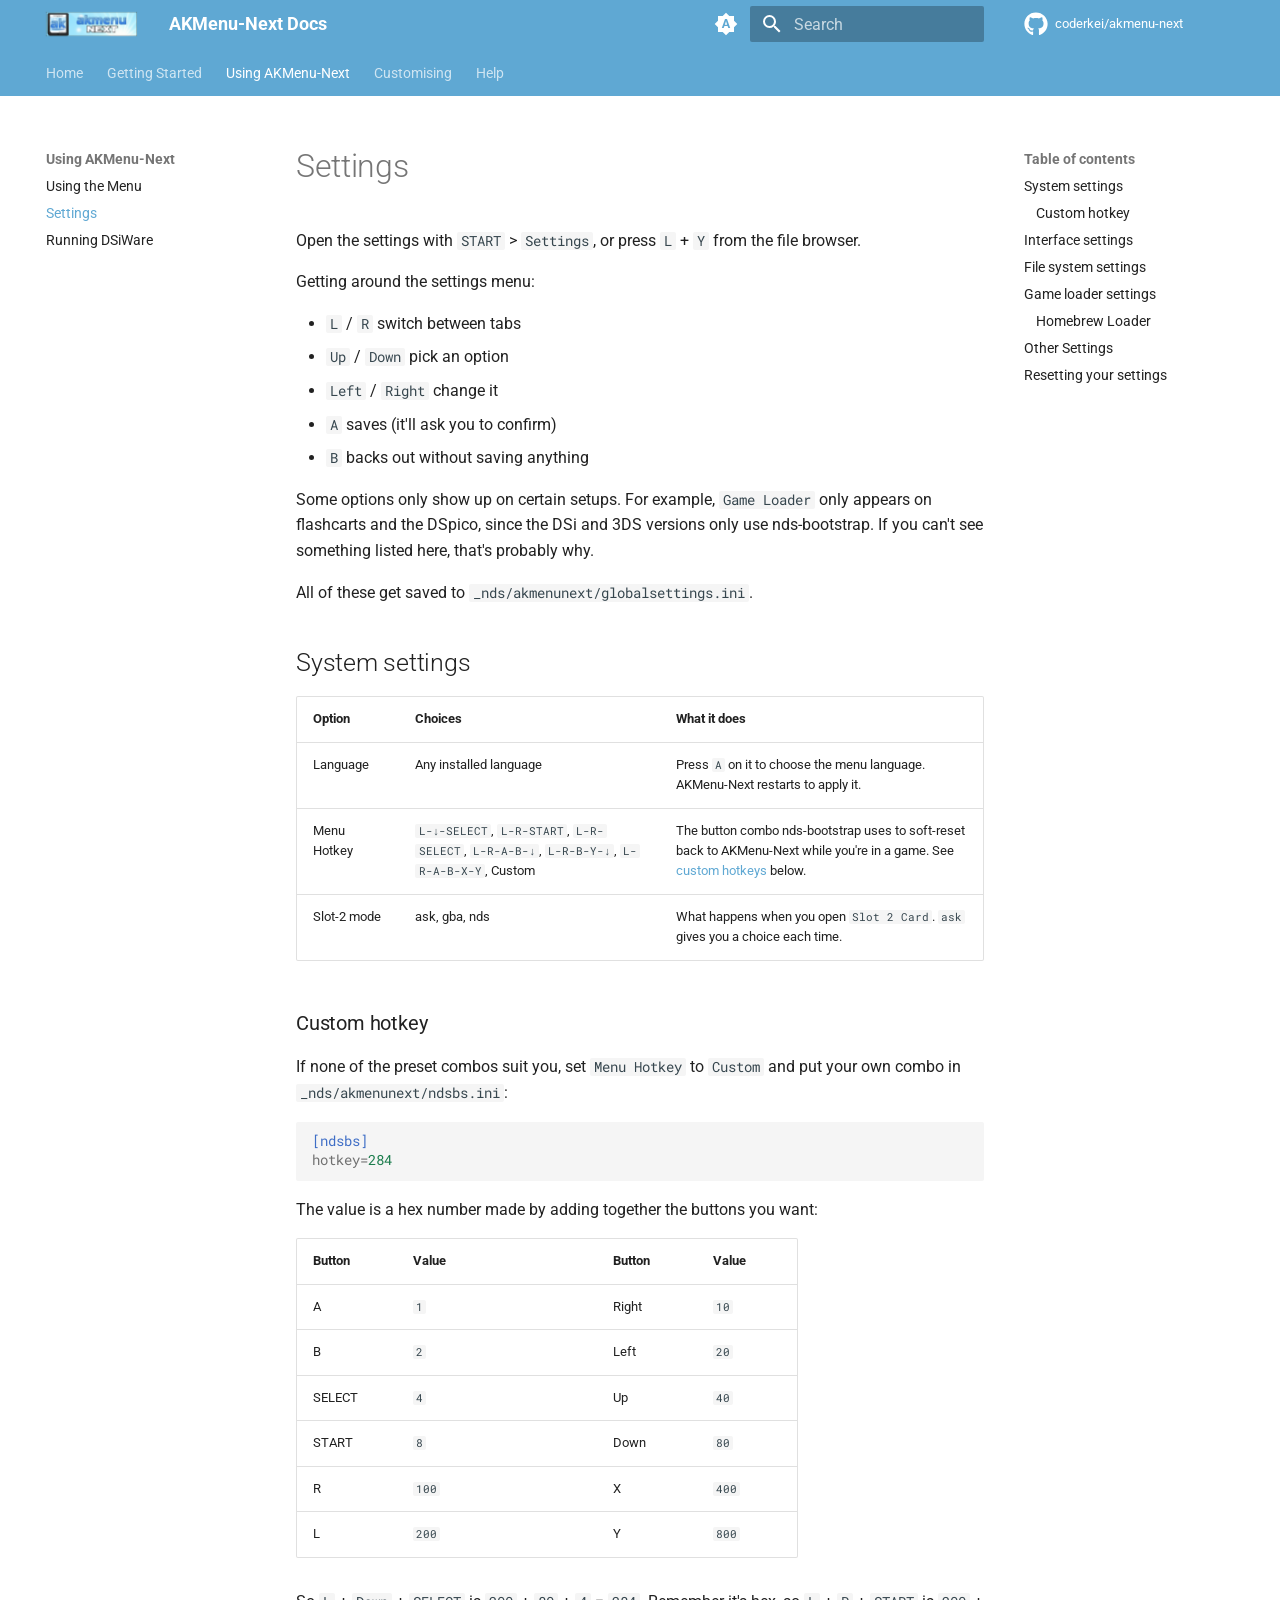
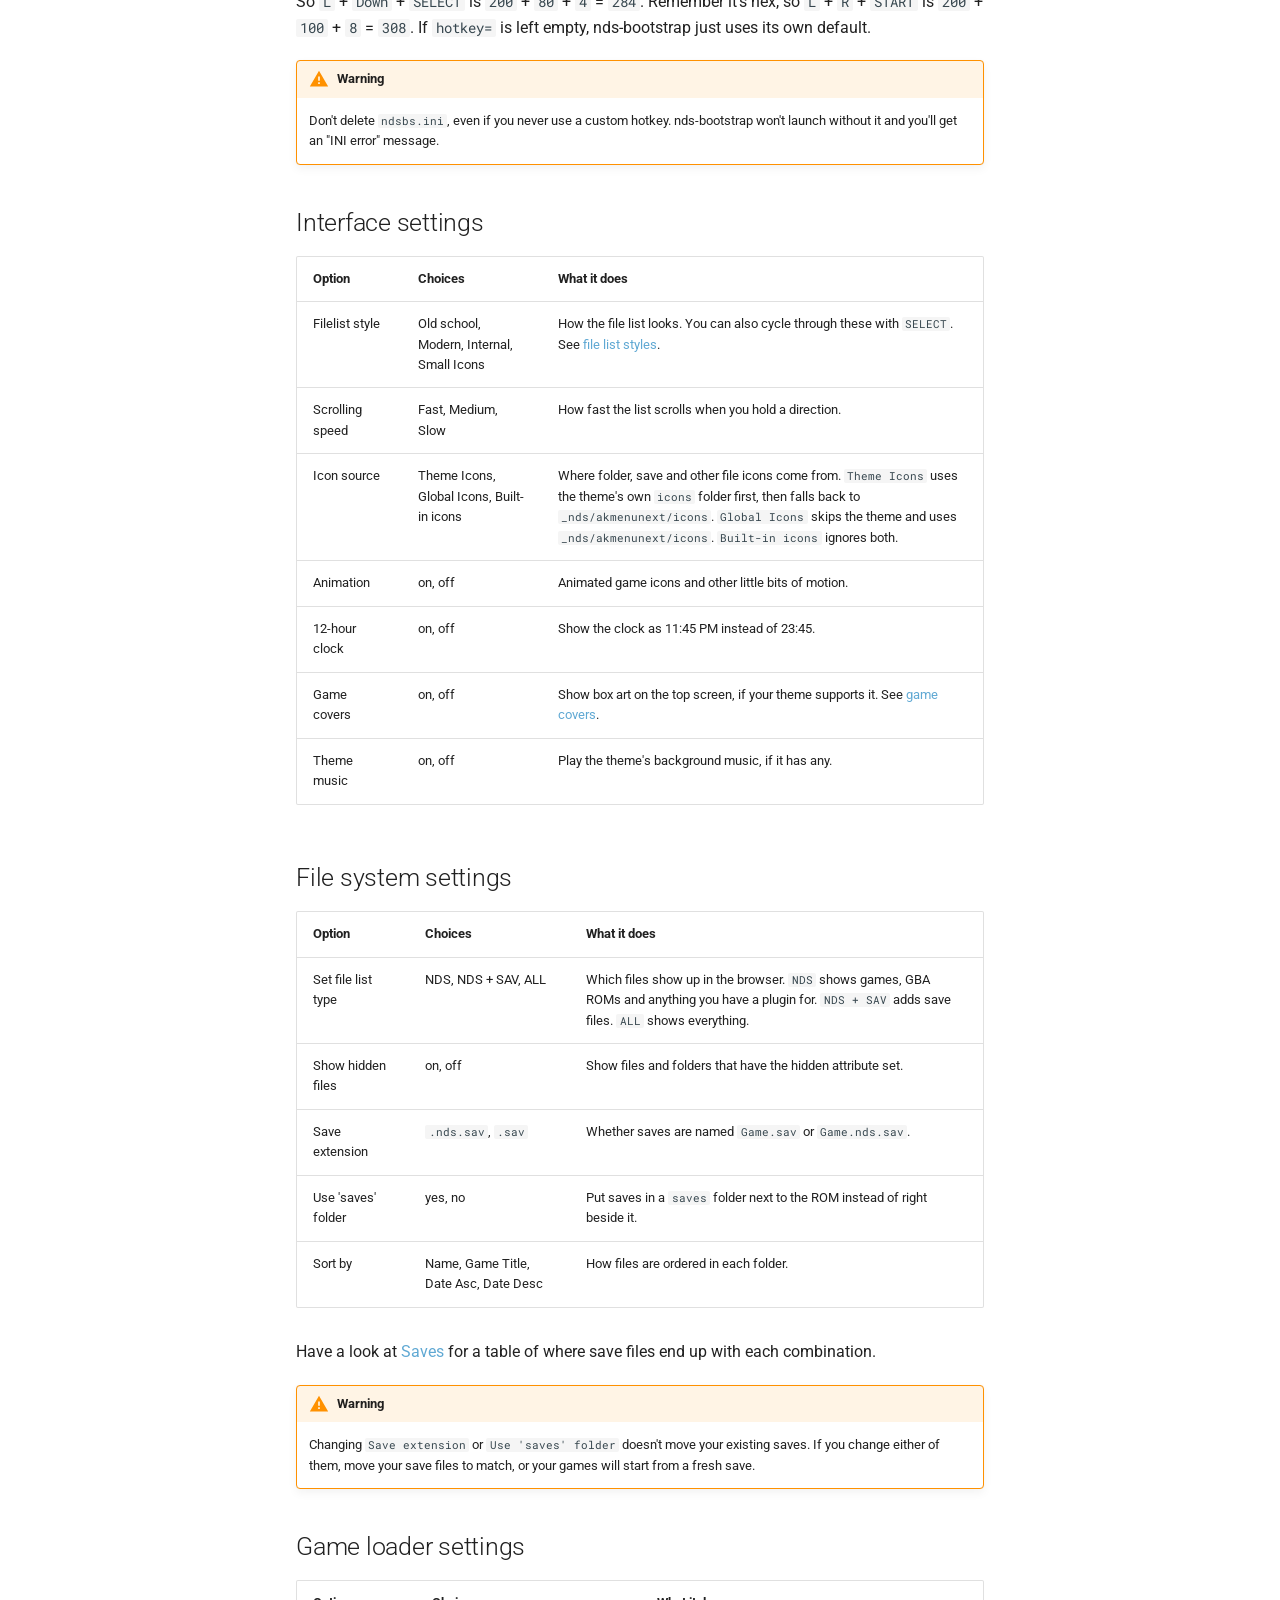
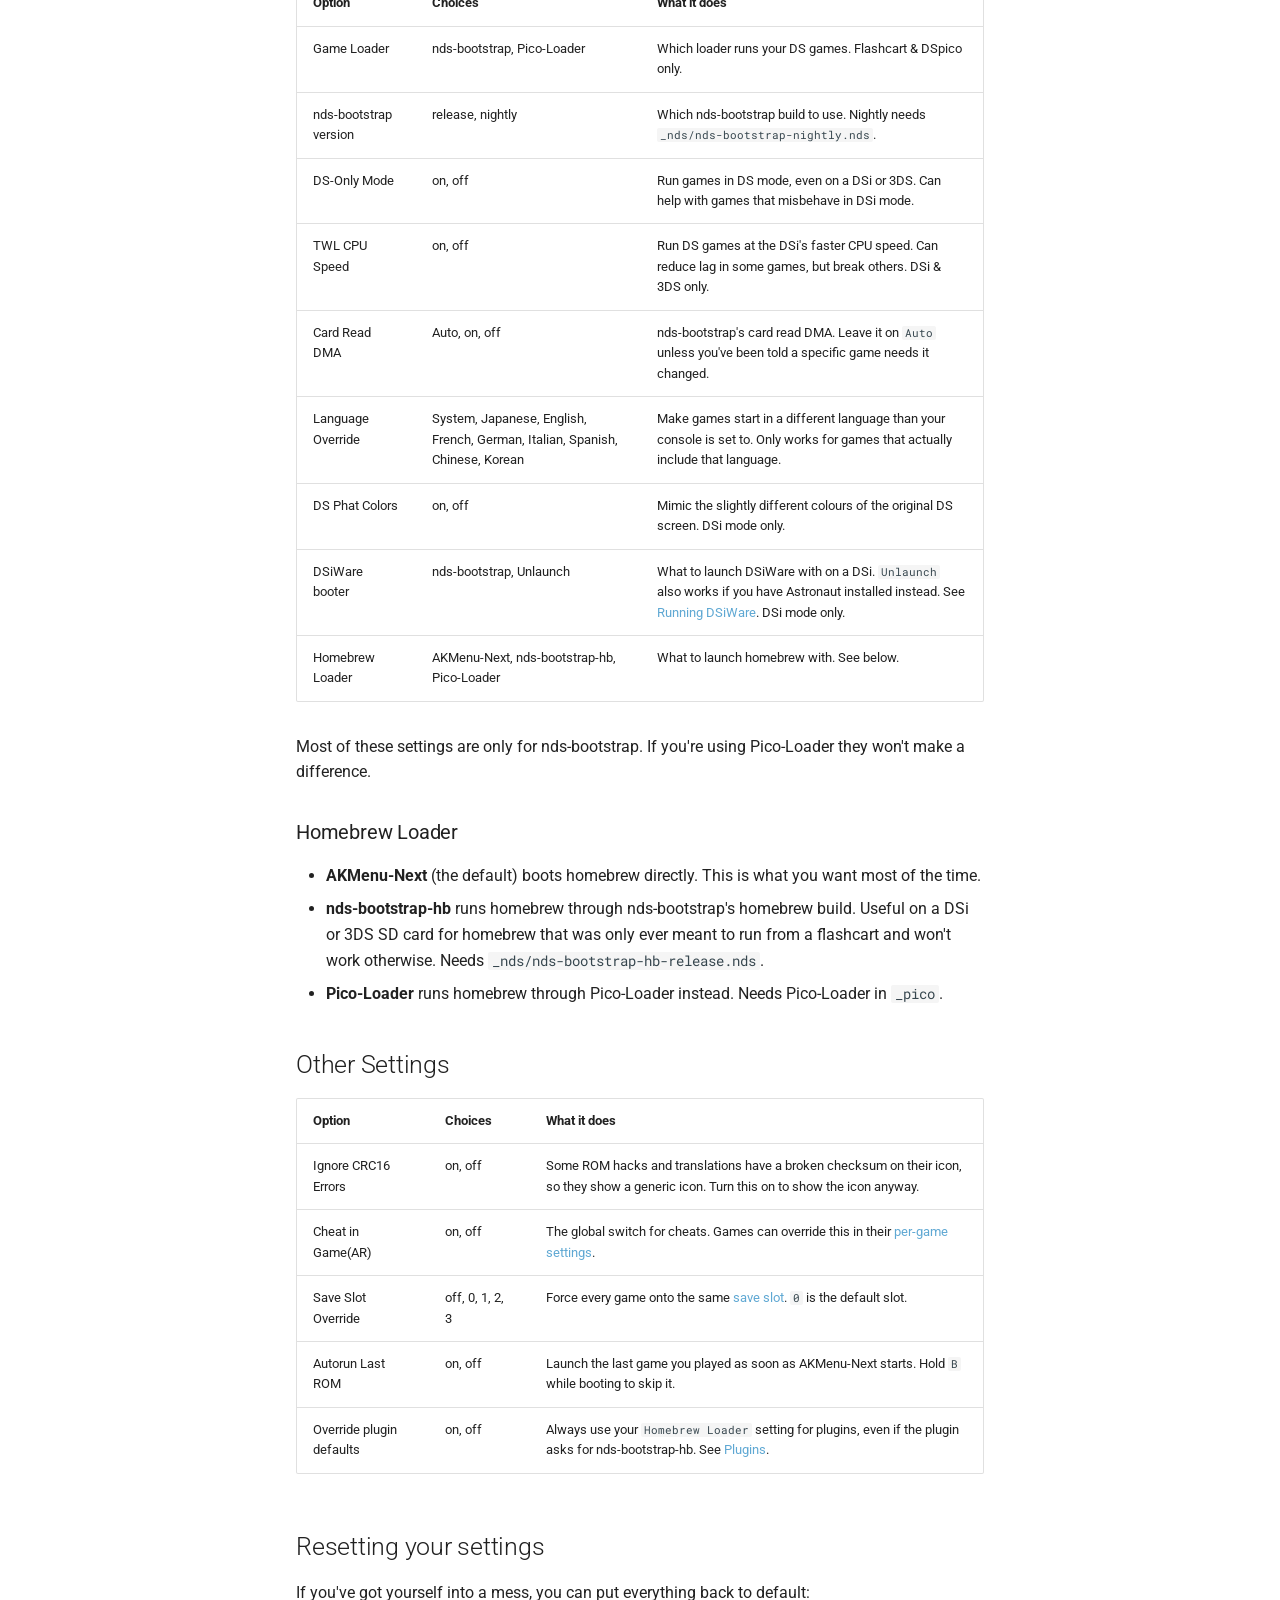
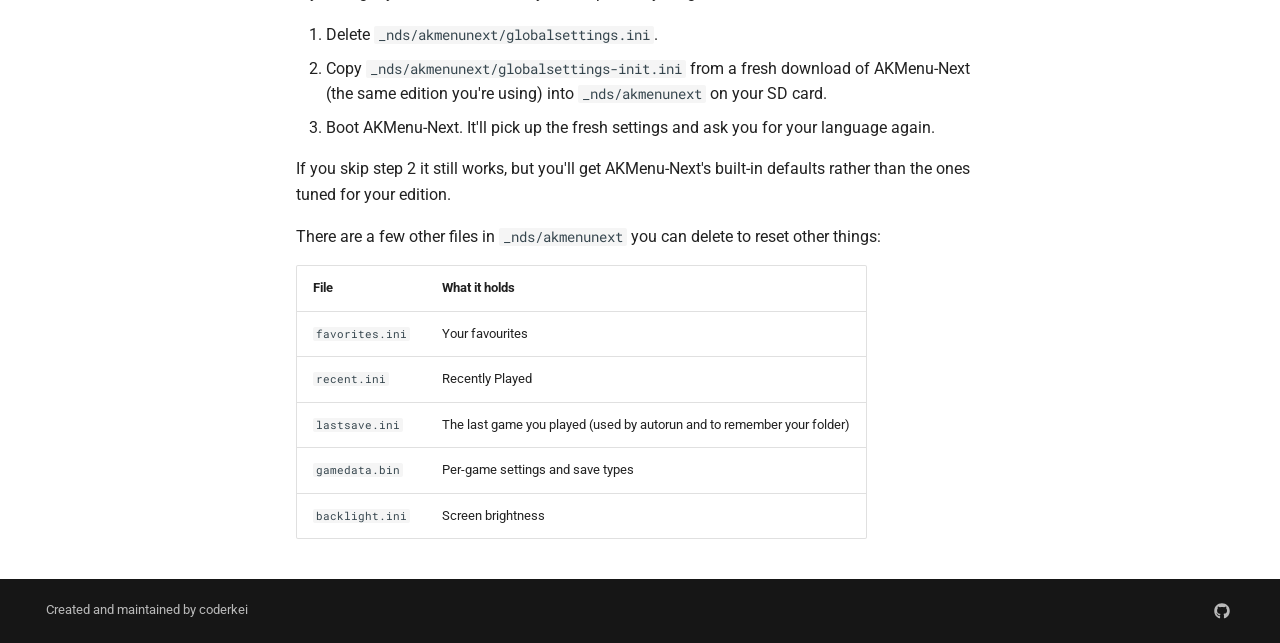
<file: guides/settings/index.html>
<!doctype html>
<html lang="en" class="no-js">
  <head>
    
      <meta charset="utf-8">
      <meta name="viewport" content="width=device-width,initial-scale=1">
      
      
      
        <link rel="canonical" href="https://coderkei.github.io/akmenu-next-docs/guides/settings/">
      
      
        <link rel="prev" href="../using/">
      
      
        <link rel="next" href="../dsiware/">
      
      
        
      
      
      <link rel="icon" href="../../images/favicon.png">
      <meta name="generator" content="mkdocs-1.6.1, mkdocs-material-9.8.1">
    
    
      
        <title>Settings - AKMenu-Next Docs</title>
      
    
    
      <link rel="stylesheet" href="../../assets/stylesheets/main.57a0d79d.min.css">
      
        
        <link rel="stylesheet" href="../../assets/stylesheets/palette.fb2fffe2.min.css">
      
      


    
    
      
    
    
      
        
        
        <link rel="preconnect" href="https://fonts.gstatic.com" crossorigin>
        <link rel="stylesheet" href="https://fonts.googleapis.com/css?family=Roboto:300,300i,400,400i,700,700i%7CRoboto+Mono:400,400i,700,700i&display=fallback">
        <style>:root{--md-text-font:"Roboto";--md-code-font:"Roboto Mono"}</style>
      
    
    
      <link rel="stylesheet" href="../../stylesheets/extra.css">
    
    <script>__md_scope=new URL("../..",location),__md_hash=e=>[...e].reduce(((e,_)=>(e<<5)-e+_.charCodeAt(0)),0),__md_get=(e,_=localStorage,t=__md_scope)=>JSON.parse(_.getItem(t.pathname+"."+e)),__md_set=(e,_,t=localStorage,a=__md_scope)=>{try{t.setItem(a.pathname+"."+e,JSON.stringify(_))}catch(e){}}</script>
    
      

    
    
  </head>
  
  
    
    
      
    
    
    
    
    <body dir="ltr" data-md-color-scheme="default" data-md-color-primary="indigo" data-md-color-accent="indigo">
  
    
    <input class="md-toggle" data-md-toggle="drawer" type="checkbox" id="__drawer" autocomplete="off">
    <input class="md-toggle" data-md-toggle="search" type="checkbox" id="__search" autocomplete="off">
    <label class="md-overlay" for="__drawer"></label>
    <div data-md-component="skip">
      
        
        <a href="#settings" class="md-skip">
          Skip to content
        </a>
      
    </div>
    <div data-md-component="announce">
      
    </div>
    
    
      

<header class="md-header" data-md-component="header">
  <nav class="md-header__inner md-grid" aria-label="Header">
    <a href="../.." title="AKMenu-Next Docs" class="md-header__button md-logo" aria-label="AKMenu-Next Docs" data-md-component="logo">
      
  <img src="../../images/akmenu.png" alt="logo">

    </a>
    <label class="md-header__button md-icon" for="__drawer">
      
      <svg xmlns="http://www.w3.org/2000/svg" viewBox="0 0 24 24"><path d="M3 6h18v2H3zm0 5h18v2H3zm0 5h18v2H3z"/></svg>
    </label>
    <div class="md-header__title" data-md-component="header-title">
      <div class="md-header__ellipsis">
        <div class="md-header__topic">
          <span class="md-ellipsis">
            AKMenu-Next Docs
          </span>
        </div>
        <div class="md-header__topic" data-md-component="header-topic">
          <span class="md-ellipsis">
            
              Settings
            
          </span>
        </div>
      </div>
    </div>
    
      
        <form class="md-header__option" data-md-component="palette">
  
    
    
    
    <input class="md-option" data-md-color-media="(prefers-color-scheme)" data-md-color-scheme="default" data-md-color-primary="indigo" data-md-color-accent="indigo"  aria-label="Switch to light mode"  type="radio" name="__palette" id="__palette_0">
    
      <label class="md-header__button md-icon" title="Switch to light mode" for="__palette_1" hidden>
        <svg xmlns="http://www.w3.org/2000/svg" viewBox="0 0 24 24"><path d="m14.3 16-.7-2h-3.2l-.7 2H7.8L11 7h2l3.2 9zM20 8.69V4h-4.69L12 .69 8.69 4H4v4.69L.69 12 4 15.31V20h4.69L12 23.31 15.31 20H20v-4.69L23.31 12zm-9.15 3.96h2.3L12 9z"/></svg>
      </label>
    
  
    
    
    
    <input class="md-option" data-md-color-media="(prefers-color-scheme: light)" data-md-color-scheme="default" data-md-color-primary="custom" data-md-color-accent="custom"  aria-label="Switch to dark mode"  type="radio" name="__palette" id="__palette_1">
    
      <label class="md-header__button md-icon" title="Switch to dark mode" for="__palette_2" hidden>
        <svg xmlns="http://www.w3.org/2000/svg" viewBox="0 0 24 24"><path d="M12 8a4 4 0 0 0-4 4 4 4 0 0 0 4 4 4 4 0 0 0 4-4 4 4 0 0 0-4-4m0 10a6 6 0 0 1-6-6 6 6 0 0 1 6-6 6 6 0 0 1 6 6 6 6 0 0 1-6 6m8-9.31V4h-4.69L12 .69 8.69 4H4v4.69L.69 12 4 15.31V20h4.69L12 23.31 15.31 20H20v-4.69L23.31 12z"/></svg>
      </label>
    
  
    
    
    
    <input class="md-option" data-md-color-media="(prefers-color-scheme: dark)" data-md-color-scheme="slate" data-md-color-primary="custom" data-md-color-accent="custom"  aria-label="Switch to system preference"  type="radio" name="__palette" id="__palette_2">
    
      <label class="md-header__button md-icon" title="Switch to system preference" for="__palette_0" hidden>
        <svg xmlns="http://www.w3.org/2000/svg" viewBox="0 0 24 24"><path d="M12 18c-.89 0-1.74-.2-2.5-.55C11.56 16.5 13 14.42 13 12s-1.44-4.5-3.5-5.45C10.26 6.2 11.11 6 12 6a6 6 0 0 1 6 6 6 6 0 0 1-6 6m8-9.31V4h-4.69L12 .69 8.69 4H4v4.69L.69 12 4 15.31V20h4.69L12 23.31 15.31 20H20v-4.69L23.31 12z"/></svg>
      </label>
    
  
</form>
      
    
    
      <script>var palette=__md_get("__palette");if(palette&&palette.color){if("(prefers-color-scheme)"===palette.color.media){var media=matchMedia("(prefers-color-scheme: light)"),input=document.querySelector(media.matches?"[data-md-color-media='(prefers-color-scheme: light)']":"[data-md-color-media='(prefers-color-scheme: dark)']");palette.color.media=input.getAttribute("data-md-color-media"),palette.color.scheme=input.getAttribute("data-md-color-scheme"),palette.color.primary=input.getAttribute("data-md-color-primary"),palette.color.accent=input.getAttribute("data-md-color-accent")}for(var[key,value]of Object.entries(palette.color))document.body.setAttribute("data-md-color-"+key,value)}</script>
    
    
    
      
      
        <label class="md-header__button md-icon" for="__search">
          
          <svg xmlns="http://www.w3.org/2000/svg" viewBox="0 0 24 24"><path d="M9.5 3A6.5 6.5 0 0 1 16 9.5c0 1.61-.59 3.09-1.56 4.23l.27.27h.79l5 5-1.5 1.5-5-5v-.79l-.27-.27A6.52 6.52 0 0 1 9.5 16 6.5 6.5 0 0 1 3 9.5 6.5 6.5 0 0 1 9.5 3m0 2C7 5 5 7 5 9.5S7 14 9.5 14 14 12 14 9.5 12 5 9.5 5"/></svg>
        </label>
        <div class="md-search" data-md-component="search" role="dialog">
  <label class="md-search__overlay" for="__search"></label>
  <div class="md-search__inner" role="search">
    <form class="md-search__form" name="search">
      <input type="text" class="md-search__input" name="query" aria-label="Search" placeholder="Search" autocapitalize="off" autocorrect="off" autocomplete="off" spellcheck="false" data-md-component="search-query" required>
      <label class="md-search__icon md-icon" for="__search">
        
        <svg xmlns="http://www.w3.org/2000/svg" viewBox="0 0 24 24"><path d="M9.5 3A6.5 6.5 0 0 1 16 9.5c0 1.61-.59 3.09-1.56 4.23l.27.27h.79l5 5-1.5 1.5-5-5v-.79l-.27-.27A6.52 6.52 0 0 1 9.5 16 6.5 6.5 0 0 1 3 9.5 6.5 6.5 0 0 1 9.5 3m0 2C7 5 5 7 5 9.5S7 14 9.5 14 14 12 14 9.5 12 5 9.5 5"/></svg>
        
        <svg xmlns="http://www.w3.org/2000/svg" viewBox="0 0 24 24"><path d="M20 11v2H8l5.5 5.5-1.42 1.42L4.16 12l7.92-7.92L13.5 5.5 8 11z"/></svg>
      </label>
      <nav class="md-search__options" aria-label="Search">
        
        <button type="reset" class="md-search__icon md-icon" title="Clear" aria-label="Clear" tabindex="-1">
          
          <svg xmlns="http://www.w3.org/2000/svg" viewBox="0 0 24 24"><path d="M19 6.41 17.59 5 12 10.59 6.41 5 5 6.41 10.59 12 5 17.59 6.41 19 12 13.41 17.59 19 19 17.59 13.41 12z"/></svg>
        </button>
      </nav>
      
    </form>
    <div class="md-search__output">
      <div class="md-search__scrollwrap" tabindex="0" data-md-scrollfix>
        <div class="md-search-result" data-md-component="search-result">
          <div class="md-search-result__meta">
            Initializing search
          </div>
          <ol class="md-search-result__list" role="presentation"></ol>
        </div>
      </div>
    </div>
  </div>
</div>
      
    
    
      <div class="md-header__source">
        <a href="https://github.com/coderkei/akmenu-next" title="Go to repository" class="md-source" data-md-component="source">
  <div class="md-source__icon md-icon">
    
    <svg xmlns="http://www.w3.org/2000/svg" viewBox="0 0 512 512"><!--! Font Awesome Free 7.1.0 by @fontawesome - https://fontawesome.com License - https://fontawesome.com/license/free (Icons: CC BY 4.0, Fonts: SIL OFL 1.1, Code: MIT License) Copyright 2025 Fonticons, Inc.--><path d="M173.9 397.4c0 2-2.3 3.6-5.2 3.6-3.3.3-5.6-1.3-5.6-3.6 0-2 2.3-3.6 5.2-3.6 3-.3 5.6 1.3 5.6 3.6m-31.1-4.5c-.7 2 1.3 4.3 4.3 4.9 2.6 1 5.6 0 6.2-2s-1.3-4.3-4.3-5.2c-2.6-.7-5.5.3-6.2 2.3m44.2-1.7c-2.9.7-4.9 2.6-4.6 4.9.3 2 2.9 3.3 5.9 2.6 2.9-.7 4.9-2.6 4.6-4.6-.3-1.9-3-3.2-5.9-2.9M252.8 8C114.1 8 8 113.3 8 252c0 110.9 69.8 205.8 169.5 239.2 12.8 2.3 17.3-5.6 17.3-12.1 0-6.2-.3-40.4-.3-61.4 0 0-70 15-84.7-29.8 0 0-11.4-29.1-27.8-36.6 0 0-22.9-15.7 1.6-15.4 0 0 24.9 2 38.6 25.8 21.9 38.6 58.6 27.5 72.9 20.9 2.3-16 8.8-27.1 16-33.7-55.9-6.2-112.3-14.3-112.3-110.5 0-27.5 7.6-41.3 23.6-58.9-2.6-6.5-11.1-33.3 2.6-67.9 20.9-6.5 69 27 69 27 20-5.6 41.5-8.5 62.8-8.5s42.8 2.9 62.8 8.5c0 0 48.1-33.6 69-27 13.7 34.7 5.2 61.4 2.6 67.9 16 17.7 25.8 31.5 25.8 58.9 0 96.5-58.9 104.2-114.8 110.5 9.2 7.9 17 22.9 17 46.4 0 33.7-.3 75.4-.3 83.6 0 6.5 4.6 14.4 17.3 12.1C436.2 457.8 504 362.9 504 252 504 113.3 391.5 8 252.8 8M105.2 352.9c-1.3 1-1 3.3.7 5.2 1.6 1.6 3.9 2.3 5.2 1 1.3-1 1-3.3-.7-5.2-1.6-1.6-3.9-2.3-5.2-1m-10.8-8.1c-.7 1.3.3 2.9 2.3 3.9 1.6 1 3.6.7 4.3-.7.7-1.3-.3-2.9-2.3-3.9-2-.6-3.6-.3-4.3.7m32.4 35.6c-1.6 1.3-1 4.3 1.3 6.2 2.3 2.3 5.2 2.6 6.5 1 1.3-1.3.7-4.3-1.3-6.2-2.2-2.3-5.2-2.6-6.5-1m-11.4-14.7c-1.6 1-1.6 3.6 0 5.9s4.3 3.3 5.6 2.3c1.6-1.3 1.6-3.9 0-6.2-1.4-2.3-4-3.3-5.6-2"/></svg>
  </div>
  <div class="md-source__repository">
    coderkei/akmenu-next
  </div>
</a>
      </div>
    
  </nav>
  
</header>
    
    <div class="md-container" data-md-component="container">
      
      
        
          
            
<nav class="md-tabs" aria-label="Tabs" data-md-component="tabs">
  <div class="md-grid">
    <ul class="md-tabs__list">
      
        
  
  
  
  
    <li class="md-tabs__item">
      <a href="../.." class="md-tabs__link">
        
  
  
    
  
  Home

      </a>
    </li>
  

      
        
  
  
  
  
    
    
      <li class="md-tabs__item">
        <a href="../akmenu-next/" class="md-tabs__link">
          
  
  
  Getting Started

        </a>
      </li>
    
  

      
        
  
  
  
    
  
  
    
    
      <li class="md-tabs__item md-tabs__item--active">
        <a href="../using/" class="md-tabs__link">
          
  
  
  Using AKMenu-Next

        </a>
      </li>
    
  

      
        
  
  
  
  
    
    
      <li class="md-tabs__item">
        <a href="../themes/" class="md-tabs__link">
          
  
  
  Customising

        </a>
      </li>
    
  

      
        
  
  
  
  
    
    
      <li class="md-tabs__item">
        <a href="../faq/" class="md-tabs__link">
          
  
  
  Help

        </a>
      </li>
    
  

      
    </ul>
  </div>
</nav>
          
        
      
      <main class="md-main" data-md-component="main">
        <div class="md-main__inner md-grid">
          
            
              
              <div class="md-sidebar md-sidebar--primary" data-md-component="sidebar" data-md-type="navigation" >
                <div class="md-sidebar__scrollwrap">
                  <div class="md-sidebar__inner">
                    


  


<nav class="md-nav md-nav--primary md-nav--lifted" aria-label="Navigation" data-md-level="0">
  <label class="md-nav__title" for="__drawer">
    <a href="../.." title="AKMenu-Next Docs" class="md-nav__button md-logo" aria-label="AKMenu-Next Docs" data-md-component="logo">
      
  <img src="../../images/akmenu.png" alt="logo">

    </a>
    AKMenu-Next Docs
  </label>
  
    <div class="md-nav__source">
      <a href="https://github.com/coderkei/akmenu-next" title="Go to repository" class="md-source" data-md-component="source">
  <div class="md-source__icon md-icon">
    
    <svg xmlns="http://www.w3.org/2000/svg" viewBox="0 0 512 512"><!--! Font Awesome Free 7.1.0 by @fontawesome - https://fontawesome.com License - https://fontawesome.com/license/free (Icons: CC BY 4.0, Fonts: SIL OFL 1.1, Code: MIT License) Copyright 2025 Fonticons, Inc.--><path d="M173.9 397.4c0 2-2.3 3.6-5.2 3.6-3.3.3-5.6-1.3-5.6-3.6 0-2 2.3-3.6 5.2-3.6 3-.3 5.6 1.3 5.6 3.6m-31.1-4.5c-.7 2 1.3 4.3 4.3 4.9 2.6 1 5.6 0 6.2-2s-1.3-4.3-4.3-5.2c-2.6-.7-5.5.3-6.2 2.3m44.2-1.7c-2.9.7-4.9 2.6-4.6 4.9.3 2 2.9 3.3 5.9 2.6 2.9-.7 4.9-2.6 4.6-4.6-.3-1.9-3-3.2-5.9-2.9M252.8 8C114.1 8 8 113.3 8 252c0 110.9 69.8 205.8 169.5 239.2 12.8 2.3 17.3-5.6 17.3-12.1 0-6.2-.3-40.4-.3-61.4 0 0-70 15-84.7-29.8 0 0-11.4-29.1-27.8-36.6 0 0-22.9-15.7 1.6-15.4 0 0 24.9 2 38.6 25.8 21.9 38.6 58.6 27.5 72.9 20.9 2.3-16 8.8-27.1 16-33.7-55.9-6.2-112.3-14.3-112.3-110.5 0-27.5 7.6-41.3 23.6-58.9-2.6-6.5-11.1-33.3 2.6-67.9 20.9-6.5 69 27 69 27 20-5.6 41.5-8.5 62.8-8.5s42.8 2.9 62.8 8.5c0 0 48.1-33.6 69-27 13.7 34.7 5.2 61.4 2.6 67.9 16 17.7 25.8 31.5 25.8 58.9 0 96.5-58.9 104.2-114.8 110.5 9.2 7.9 17 22.9 17 46.4 0 33.7-.3 75.4-.3 83.6 0 6.5 4.6 14.4 17.3 12.1C436.2 457.8 504 362.9 504 252 504 113.3 391.5 8 252.8 8M105.2 352.9c-1.3 1-1 3.3.7 5.2 1.6 1.6 3.9 2.3 5.2 1 1.3-1 1-3.3-.7-5.2-1.6-1.6-3.9-2.3-5.2-1m-10.8-8.1c-.7 1.3.3 2.9 2.3 3.9 1.6 1 3.6.7 4.3-.7.7-1.3-.3-2.9-2.3-3.9-2-.6-3.6-.3-4.3.7m32.4 35.6c-1.6 1.3-1 4.3 1.3 6.2 2.3 2.3 5.2 2.6 6.5 1 1.3-1.3.7-4.3-1.3-6.2-2.2-2.3-5.2-2.6-6.5-1m-11.4-14.7c-1.6 1-1.6 3.6 0 5.9s4.3 3.3 5.6 2.3c1.6-1.3 1.6-3.9 0-6.2-1.4-2.3-4-3.3-5.6-2"/></svg>
  </div>
  <div class="md-source__repository">
    coderkei/akmenu-next
  </div>
</a>
    </div>
  
  <ul class="md-nav__list" data-md-scrollfix>
    
      
      
  
  
  
  
    <li class="md-nav__item">
      <a href="../.." class="md-nav__link">
        
  
  
  <span class="md-ellipsis">
    
  
    Home
  

    
  </span>
  
  

      </a>
    </li>
  

    
      
      
  
  
  
  
    
    
    
    
      
      
    
    
    <li class="md-nav__item md-nav__item--nested">
      
        
        
        <input class="md-nav__toggle md-toggle " type="checkbox" id="__nav_2" >
        
          
          <label class="md-nav__link" for="__nav_2" id="__nav_2_label" tabindex="0">
            
  
  
  <span class="md-ellipsis">
    
  
    Getting Started
  

    
  </span>
  
  

            <span class="md-nav__icon md-icon"></span>
          </label>
        
        <nav class="md-nav" data-md-level="1" aria-labelledby="__nav_2_label" aria-expanded="false">
          <label class="md-nav__title" for="__nav_2">
            <span class="md-nav__icon md-icon"></span>
            
  
    Getting Started
  

          </label>
          <ul class="md-nav__list" data-md-scrollfix>
            
              
                
  
  
  
  
    <li class="md-nav__item">
      <a href="../akmenu-next/" class="md-nav__link">
        
  
  
  <span class="md-ellipsis">
    
  
    Installing
  

    
  </span>
  
  

      </a>
    </li>
  

              
            
              
                
  
  
  
  
    <li class="md-nav__item">
      <a href="../updating/" class="md-nav__link">
        
  
  
  <span class="md-ellipsis">
    
  
    Updating
  

    
  </span>
  
  

      </a>
    </li>
  

              
            
          </ul>
        </nav>
      
    </li>
  

    
      
      
  
  
    
  
  
  
    
    
    
    
      
        
        
      
      
    
    
    <li class="md-nav__item md-nav__item--active md-nav__item--section md-nav__item--nested">
      
        
        
        <input class="md-nav__toggle md-toggle " type="checkbox" id="__nav_3" checked>
        
          
          <label class="md-nav__link" for="__nav_3" id="__nav_3_label" tabindex="">
            
  
  
  <span class="md-ellipsis">
    
  
    Using AKMenu-Next
  

    
  </span>
  
  

            <span class="md-nav__icon md-icon"></span>
          </label>
        
        <nav class="md-nav" data-md-level="1" aria-labelledby="__nav_3_label" aria-expanded="true">
          <label class="md-nav__title" for="__nav_3">
            <span class="md-nav__icon md-icon"></span>
            
  
    Using AKMenu-Next
  

          </label>
          <ul class="md-nav__list" data-md-scrollfix>
            
              
                
  
  
  
  
    <li class="md-nav__item">
      <a href="../using/" class="md-nav__link">
        
  
  
  <span class="md-ellipsis">
    
  
    Using the Menu
  

    
  </span>
  
  

      </a>
    </li>
  

              
            
              
                
  
  
    
  
  
  
    <li class="md-nav__item md-nav__item--active">
      
      <input class="md-nav__toggle md-toggle" type="checkbox" id="__toc">
      
      
        
      
      
        <label class="md-nav__link md-nav__link--active" for="__toc">
          
  
  
  <span class="md-ellipsis">
    
  
    Settings
  

    
  </span>
  
  

          <span class="md-nav__icon md-icon"></span>
        </label>
      
      <a href="./" class="md-nav__link md-nav__link--active">
        
  
  
  <span class="md-ellipsis">
    
  
    Settings
  

    
  </span>
  
  

      </a>
      
        

<nav class="md-nav md-nav--secondary" aria-label="Table of contents">
  
  
  
    
  
  
    <label class="md-nav__title" for="__toc">
      <span class="md-nav__icon md-icon"></span>
      Table of contents
    </label>
    <ul class="md-nav__list" data-md-component="toc" data-md-scrollfix>
      
        <li class="md-nav__item">
  <a href="#system-settings" class="md-nav__link">
    <span class="md-ellipsis">
      
        System settings
      
    </span>
  </a>
  
    <nav class="md-nav" aria-label="System settings">
      <ul class="md-nav__list">
        
          <li class="md-nav__item">
  <a href="#custom-hotkey" class="md-nav__link">
    <span class="md-ellipsis">
      
        Custom hotkey
      
    </span>
  </a>
  
</li>
        
      </ul>
    </nav>
  
</li>
      
        <li class="md-nav__item">
  <a href="#interface-settings" class="md-nav__link">
    <span class="md-ellipsis">
      
        Interface settings
      
    </span>
  </a>
  
</li>
      
        <li class="md-nav__item">
  <a href="#file-system-settings" class="md-nav__link">
    <span class="md-ellipsis">
      
        File system settings
      
    </span>
  </a>
  
</li>
      
        <li class="md-nav__item">
  <a href="#game-loader-settings" class="md-nav__link">
    <span class="md-ellipsis">
      
        Game loader settings
      
    </span>
  </a>
  
    <nav class="md-nav" aria-label="Game loader settings">
      <ul class="md-nav__list">
        
          <li class="md-nav__item">
  <a href="#homebrew-loader" class="md-nav__link">
    <span class="md-ellipsis">
      
        Homebrew Loader
      
    </span>
  </a>
  
</li>
        
      </ul>
    </nav>
  
</li>
      
        <li class="md-nav__item">
  <a href="#other-settings" class="md-nav__link">
    <span class="md-ellipsis">
      
        Other Settings
      
    </span>
  </a>
  
</li>
      
        <li class="md-nav__item">
  <a href="#resetting-your-settings" class="md-nav__link">
    <span class="md-ellipsis">
      
        Resetting your settings
      
    </span>
  </a>
  
</li>
      
    </ul>
  
</nav>
      
    </li>
  

              
            
              
                
  
  
  
  
    <li class="md-nav__item">
      <a href="../dsiware/" class="md-nav__link">
        
  
  
  <span class="md-ellipsis">
    
  
    Running DSiWare
  

    
  </span>
  
  

      </a>
    </li>
  

              
            
          </ul>
        </nav>
      
    </li>
  

    
      
      
  
  
  
  
    
    
    
    
      
      
    
    
    <li class="md-nav__item md-nav__item--nested">
      
        
        
        <input class="md-nav__toggle md-toggle " type="checkbox" id="__nav_4" >
        
          
          <label class="md-nav__link" for="__nav_4" id="__nav_4_label" tabindex="0">
            
  
  
  <span class="md-ellipsis">
    
  
    Customising
  

    
  </span>
  
  

            <span class="md-nav__icon md-icon"></span>
          </label>
        
        <nav class="md-nav" data-md-level="1" aria-labelledby="__nav_4_label" aria-expanded="false">
          <label class="md-nav__title" for="__nav_4">
            <span class="md-nav__icon md-icon"></span>
            
  
    Customising
  

          </label>
          <ul class="md-nav__list" data-md-scrollfix>
            
              
                
  
  
  
  
    <li class="md-nav__item">
      <a href="../themes/" class="md-nav__link">
        
  
  
  <span class="md-ellipsis">
    
  
    Themes
  

    
  </span>
  
  

      </a>
    </li>
  

              
            
              
                
  
  
  
  
    <li class="md-nav__item">
      <a href="../plugins/" class="md-nav__link">
        
  
  
  <span class="md-ellipsis">
    
  
    Plugins
  

    
  </span>
  
  

      </a>
    </li>
  

              
            
          </ul>
        </nav>
      
    </li>
  

    
      
      
  
  
  
  
    
    
    
    
      
      
    
    
    <li class="md-nav__item md-nav__item--nested">
      
        
        
        <input class="md-nav__toggle md-toggle " type="checkbox" id="__nav_5" >
        
          
          <label class="md-nav__link" for="__nav_5" id="__nav_5_label" tabindex="0">
            
  
  
  <span class="md-ellipsis">
    
  
    Help
  

    
  </span>
  
  

            <span class="md-nav__icon md-icon"></span>
          </label>
        
        <nav class="md-nav" data-md-level="1" aria-labelledby="__nav_5_label" aria-expanded="false">
          <label class="md-nav__title" for="__nav_5">
            <span class="md-nav__icon md-icon"></span>
            
  
    Help
  

          </label>
          <ul class="md-nav__list" data-md-scrollfix>
            
              
                
  
  
  
  
    <li class="md-nav__item">
      <a href="../faq/" class="md-nav__link">
        
  
  
  <span class="md-ellipsis">
    
  
    FAQ
  

    
  </span>
  
  

      </a>
    </li>
  

              
            
              
                
  
  
  
  
    <li class="md-nav__item">
      <a href="../troubleshooting/" class="md-nav__link">
        
  
  
  <span class="md-ellipsis">
    
  
    Troubleshooting
  

    
  </span>
  
  

      </a>
    </li>
  

              
            
          </ul>
        </nav>
      
    </li>
  

    
  </ul>
</nav>
                  </div>
                </div>
              </div>
            
            
              
              <div class="md-sidebar md-sidebar--secondary" data-md-component="sidebar" data-md-type="toc" >
                <div class="md-sidebar__scrollwrap">
                  <div class="md-sidebar__inner">
                    

<nav class="md-nav md-nav--secondary" aria-label="Table of contents">
  
  
  
    
  
  
    <label class="md-nav__title" for="__toc">
      <span class="md-nav__icon md-icon"></span>
      Table of contents
    </label>
    <ul class="md-nav__list" data-md-component="toc" data-md-scrollfix>
      
        <li class="md-nav__item">
  <a href="#system-settings" class="md-nav__link">
    <span class="md-ellipsis">
      
        System settings
      
    </span>
  </a>
  
    <nav class="md-nav" aria-label="System settings">
      <ul class="md-nav__list">
        
          <li class="md-nav__item">
  <a href="#custom-hotkey" class="md-nav__link">
    <span class="md-ellipsis">
      
        Custom hotkey
      
    </span>
  </a>
  
</li>
        
      </ul>
    </nav>
  
</li>
      
        <li class="md-nav__item">
  <a href="#interface-settings" class="md-nav__link">
    <span class="md-ellipsis">
      
        Interface settings
      
    </span>
  </a>
  
</li>
      
        <li class="md-nav__item">
  <a href="#file-system-settings" class="md-nav__link">
    <span class="md-ellipsis">
      
        File system settings
      
    </span>
  </a>
  
</li>
      
        <li class="md-nav__item">
  <a href="#game-loader-settings" class="md-nav__link">
    <span class="md-ellipsis">
      
        Game loader settings
      
    </span>
  </a>
  
    <nav class="md-nav" aria-label="Game loader settings">
      <ul class="md-nav__list">
        
          <li class="md-nav__item">
  <a href="#homebrew-loader" class="md-nav__link">
    <span class="md-ellipsis">
      
        Homebrew Loader
      
    </span>
  </a>
  
</li>
        
      </ul>
    </nav>
  
</li>
      
        <li class="md-nav__item">
  <a href="#other-settings" class="md-nav__link">
    <span class="md-ellipsis">
      
        Other Settings
      
    </span>
  </a>
  
</li>
      
        <li class="md-nav__item">
  <a href="#resetting-your-settings" class="md-nav__link">
    <span class="md-ellipsis">
      
        Resetting your settings
      
    </span>
  </a>
  
</li>
      
    </ul>
  
</nav>
                  </div>
                </div>
              </div>
            
          
          
            <div class="md-content" data-md-component="content">
              
              <article class="md-content__inner md-typeset">
                
                  


  
  


<h1 id="settings">Settings</h1>
<p>Open the settings with <code>START</code> &gt; <code>Settings</code>, or press <code>L</code> + <code>Y</code> from the file browser.</p>
<p>Getting around the settings menu:</p>
<ul>
<li><code>L</code> / <code>R</code> switch between tabs</li>
<li><code>Up</code> / <code>Down</code> pick an option</li>
<li><code>Left</code> / <code>Right</code> change it</li>
<li><code>A</code> saves (it'll ask you to confirm)</li>
<li><code>B</code> backs out without saving anything</li>
</ul>
<p>Some options only show up on certain setups. For example, <code>Game Loader</code> only appears on flashcarts and the DSpico, since the DSi and 3DS versions only use nds-bootstrap. If you can't see something listed here, that's probably why.</p>
<p>All of these get saved to <code>_nds/akmenunext/globalsettings.ini</code>.</p>
<h2 id="system-settings">System settings</h2>
<table>
<thead>
<tr>
<th>Option</th>
<th>Choices</th>
<th>What it does</th>
</tr>
</thead>
<tbody>
<tr>
<td>Language</td>
<td>Any installed language</td>
<td>Press <code>A</code> on it to choose the menu language. AKMenu-Next restarts to apply it.</td>
</tr>
<tr>
<td>Menu Hotkey</td>
<td><code>L-↓-SELECT</code>, <code>L-R-START</code>, <code>L-R-SELECT</code>, <code>L-R-A-B-↓</code>, <code>L-R-B-Y-↓</code>, <code>L-R-A-B-X-Y</code>, Custom</td>
<td>The button combo nds-bootstrap uses to soft-reset back to AKMenu-Next while you're in a game. See <a href="#custom-hotkey">custom hotkeys</a> below.</td>
</tr>
<tr>
<td>Slot-2 mode</td>
<td>ask, gba, nds</td>
<td>What happens when you open <code>Slot 2 Card</code>. <code>ask</code> gives you a choice each time.</td>
</tr>
</tbody>
</table>
<h3 id="custom-hotkey">Custom hotkey</h3>
<p>If none of the preset combos suit you, set <code>Menu Hotkey</code> to <code>Custom</code> and put your own combo in <code>_nds/akmenunext/ndsbs.ini</code>:</p>
<div class="highlight"><pre><span></span><code><span class="k">[ndsbs]</span>
<span class="na">hotkey</span><span class="o">=</span><span class="s">284</span>
</code></pre></div>
<p>The value is a hex number made by adding together the buttons you want:</p>
<table>
<thead>
<tr>
<th>Button</th>
<th>Value</th>
<th></th>
<th>Button</th>
<th>Value</th>
</tr>
</thead>
<tbody>
<tr>
<td>A</td>
<td><code>1</code></td>
<td></td>
<td>Right</td>
<td><code>10</code></td>
</tr>
<tr>
<td>B</td>
<td><code>2</code></td>
<td></td>
<td>Left</td>
<td><code>20</code></td>
</tr>
<tr>
<td>SELECT</td>
<td><code>4</code></td>
<td></td>
<td>Up</td>
<td><code>40</code></td>
</tr>
<tr>
<td>START</td>
<td><code>8</code></td>
<td></td>
<td>Down</td>
<td><code>80</code></td>
</tr>
<tr>
<td>R</td>
<td><code>100</code></td>
<td></td>
<td>X</td>
<td><code>400</code></td>
</tr>
<tr>
<td>L</td>
<td><code>200</code></td>
<td></td>
<td>Y</td>
<td><code>800</code></td>
</tr>
</tbody>
</table>
<p>So <code>L</code> + <code>Down</code> + <code>SELECT</code> is <code>200</code> + <code>80</code> + <code>4</code> = <code>284</code>. Remember it's hex, so <code>L</code> + <code>R</code> + <code>START</code> is <code>200</code> + <code>100</code> + <code>8</code> = <code>308</code>. If <code>hotkey=</code> is left empty, nds-bootstrap just uses its own default.</p>
<div class="admonition warning">
<p class="admonition-title">Warning</p>
<p>Don't delete <code>ndsbs.ini</code>, even if you never use a custom hotkey. nds-bootstrap won't launch without it and you'll get an "INI error" message.</p>
</div>
<h2 id="interface-settings">Interface settings</h2>
<table>
<thead>
<tr>
<th>Option</th>
<th>Choices</th>
<th>What it does</th>
</tr>
</thead>
<tbody>
<tr>
<td>Filelist style</td>
<td>Old school, Modern, Internal, Small Icons</td>
<td>How the file list looks. You can also cycle through these with <code>SELECT</code>. See <a href="../using/#file-list-styles">file list styles</a>.</td>
</tr>
<tr>
<td>Scrolling speed</td>
<td>Fast, Medium, Slow</td>
<td>How fast the list scrolls when you hold a direction.</td>
</tr>
<tr>
<td>Icon source</td>
<td>Theme Icons, Global Icons, Built-in icons</td>
<td>Where folder, save and other file icons come from. <code>Theme Icons</code> uses the theme's own <code>icons</code> folder first, then falls back to <code>_nds/akmenunext/icons</code>. <code>Global Icons</code> skips the theme and uses <code>_nds/akmenunext/icons</code>. <code>Built-in icons</code> ignores both.</td>
</tr>
<tr>
<td>Animation</td>
<td>on, off</td>
<td>Animated game icons and other little bits of motion.</td>
</tr>
<tr>
<td>12-hour clock</td>
<td>on, off</td>
<td>Show the clock as 11:45 PM instead of 23:45.</td>
</tr>
<tr>
<td>Game covers</td>
<td>on, off</td>
<td>Show box art on the top screen, if your theme supports it. See <a href="../themes/#game-covers">game covers</a>.</td>
</tr>
<tr>
<td>Theme music</td>
<td>on, off</td>
<td>Play the theme's background music, if it has any.</td>
</tr>
</tbody>
</table>
<h2 id="file-system-settings">File system settings</h2>
<table>
<thead>
<tr>
<th>Option</th>
<th>Choices</th>
<th>What it does</th>
</tr>
</thead>
<tbody>
<tr>
<td>Set file list type</td>
<td>NDS, NDS + SAV, ALL</td>
<td>Which files show up in the browser. <code>NDS</code> shows games, GBA ROMs and anything you have a plugin for. <code>NDS + SAV</code> adds save files. <code>ALL</code> shows everything.</td>
</tr>
<tr>
<td>Show hidden files</td>
<td>on, off</td>
<td>Show files and folders that have the hidden attribute set.</td>
</tr>
<tr>
<td>Save extension</td>
<td><code>.nds.sav</code>, <code>.sav</code></td>
<td>Whether saves are named <code>Game.sav</code> or <code>Game.nds.sav</code>.</td>
</tr>
<tr>
<td>Use 'saves' folder</td>
<td>yes, no</td>
<td>Put saves in a <code>saves</code> folder next to the ROM instead of right beside it.</td>
</tr>
<tr>
<td>Sort by</td>
<td>Name, Game Title, Date Asc, Date Desc</td>
<td>How files are ordered in each folder.</td>
</tr>
</tbody>
</table>
<p>Have a look at <a href="../using/#saves">Saves</a> for a table of where save files end up with each combination.</p>
<div class="admonition warning">
<p class="admonition-title">Warning</p>
<p>Changing <code>Save extension</code> or <code>Use 'saves' folder</code> doesn't move your existing saves. If you change either of them, move your save files to match, or your games will start from a fresh save.</p>
</div>
<h2 id="game-loader-settings">Game loader settings</h2>
<table>
<thead>
<tr>
<th>Option</th>
<th>Choices</th>
<th>What it does</th>
</tr>
</thead>
<tbody>
<tr>
<td>Game Loader</td>
<td>nds-bootstrap, Pico-Loader</td>
<td>Which loader runs your DS games. Flashcart &amp; DSpico only.</td>
</tr>
<tr>
<td>nds-bootstrap version</td>
<td>release, nightly</td>
<td>Which nds-bootstrap build to use. Nightly needs <code>_nds/nds-bootstrap-nightly.nds</code>.</td>
</tr>
<tr>
<td>DS-Only Mode</td>
<td>on, off</td>
<td>Run games in DS mode, even on a DSi or 3DS. Can help with games that misbehave in DSi mode.</td>
</tr>
<tr>
<td>TWL CPU Speed</td>
<td>on, off</td>
<td>Run DS games at the DSi's faster CPU speed. Can reduce lag in some games, but break others. DSi &amp; 3DS only.</td>
</tr>
<tr>
<td>Card Read DMA</td>
<td>Auto, on, off</td>
<td>nds-bootstrap's card read DMA. Leave it on <code>Auto</code> unless you've been told a specific game needs it changed.</td>
</tr>
<tr>
<td>Language Override</td>
<td>System, Japanese, English, French, German, Italian, Spanish, Chinese, Korean</td>
<td>Make games start in a different language than your console is set to. Only works for games that actually include that language.</td>
</tr>
<tr>
<td>DS Phat Colors</td>
<td>on, off</td>
<td>Mimic the slightly different colours of the original DS screen. DSi mode only.</td>
</tr>
<tr>
<td>DSiWare booter</td>
<td>nds-bootstrap, Unlaunch</td>
<td>What to launch DSiWare with on a DSi. <code>Unlaunch</code> also works if you have Astronaut installed instead. See <a href="../dsiware/">Running DSiWare</a>. DSi mode only.</td>
</tr>
<tr>
<td>Homebrew Loader</td>
<td>AKMenu-Next, nds-bootstrap-hb, Pico-Loader</td>
<td>What to launch homebrew with. See below.</td>
</tr>
</tbody>
</table>
<p>Most of these settings are only for nds-bootstrap. If you're using Pico-Loader they won't make a difference.</p>
<h3 id="homebrew-loader">Homebrew Loader</h3>
<ul>
<li><strong>AKMenu-Next</strong> (the default) boots homebrew directly. This is what you want most of the time.</li>
<li><strong>nds-bootstrap-hb</strong> runs homebrew through nds-bootstrap's homebrew build. Useful on a DSi or 3DS SD card for homebrew that was only ever meant to run from a flashcart and won't work otherwise. Needs <code>_nds/nds-bootstrap-hb-release.nds</code>.</li>
<li><strong>Pico-Loader</strong> runs homebrew through Pico-Loader instead. Needs Pico-Loader in <code>_pico</code>.</li>
</ul>
<h2 id="other-settings">Other Settings</h2>
<table>
<thead>
<tr>
<th>Option</th>
<th>Choices</th>
<th>What it does</th>
</tr>
</thead>
<tbody>
<tr>
<td>Ignore CRC16 Errors</td>
<td>on, off</td>
<td>Some ROM hacks and translations have a broken checksum on their icon, so they show a generic icon. Turn this on to show the icon anyway.</td>
</tr>
<tr>
<td>Cheat in Game(AR)</td>
<td>on, off</td>
<td>The global switch for cheats. Games can override this in their <a href="../using/#per-game-settings">per-game settings</a>.</td>
</tr>
<tr>
<td>Save Slot Override</td>
<td>off, 0, 1, 2, 3</td>
<td>Force every game onto the same <a href="../using/#save-slots">save slot</a>. <code>0</code> is the default slot.</td>
</tr>
<tr>
<td>Autorun Last ROM</td>
<td>on, off</td>
<td>Launch the last game you played as soon as AKMenu-Next starts. Hold <code>B</code> while booting to skip it.</td>
</tr>
<tr>
<td>Override plugin defaults</td>
<td>on, off</td>
<td>Always use your <code>Homebrew Loader</code> setting for plugins, even if the plugin asks for nds-bootstrap-hb. See <a href="../plugins/#how-plugins-are-launched">Plugins</a>.</td>
</tr>
</tbody>
</table>
<h2 id="resetting-your-settings">Resetting your settings</h2>
<p>If you've got yourself into a mess, you can put everything back to default:</p>
<ol>
<li>Delete <code>_nds/akmenunext/globalsettings.ini</code>.</li>
<li>Copy <code>_nds/akmenunext/globalsettings-init.ini</code> from a fresh download of AKMenu-Next (the same edition you're using) into <code>_nds/akmenunext</code> on your SD card.</li>
<li>Boot AKMenu-Next. It'll pick up the fresh settings and ask you for your language again.</li>
</ol>
<p>If you skip step 2 it still works, but you'll get AKMenu-Next's built-in defaults rather than the ones tuned for your edition.</p>
<p>There are a few other files in <code>_nds/akmenunext</code> you can delete to reset other things:</p>
<table>
<thead>
<tr>
<th>File</th>
<th>What it holds</th>
</tr>
</thead>
<tbody>
<tr>
<td><code>favorites.ini</code></td>
<td>Your favourites</td>
</tr>
<tr>
<td><code>recent.ini</code></td>
<td>Recently Played</td>
</tr>
<tr>
<td><code>lastsave.ini</code></td>
<td>The last game you played (used by autorun and to remember your folder)</td>
</tr>
<tr>
<td><code>gamedata.bin</code></td>
<td>Per-game settings and save types</td>
</tr>
<tr>
<td><code>backlight.ini</code></td>
<td>Screen brightness</td>
</tr>
</tbody>
</table>







  
  






                
              </article>
            </div>
          
          
<script>var target=document.getElementById(location.hash.slice(1));target&&target.name&&(target.checked=target.name.startsWith("__tabbed_"))</script>
        </div>
        
      </main>
      
        <footer class="md-footer">
  
  <div class="md-footer-meta md-typeset">
    <div class="md-footer-meta__inner md-grid">
      <div class="md-copyright">
  
    <div class="md-copyright__highlight">
      Created and maintained by coderkei
    </div>
  
  
</div>
      
        
<div class="md-social">
  
    
    
    
    
      
      
    
    <a href="https://github.com/coderkei" target="_blank" rel="noopener" title="github.com" class="md-social__link">
      <svg xmlns="http://www.w3.org/2000/svg" viewBox="0 0 512 512"><!--! Font Awesome Free 7.1.0 by @fontawesome - https://fontawesome.com License - https://fontawesome.com/license/free (Icons: CC BY 4.0, Fonts: SIL OFL 1.1, Code: MIT License) Copyright 2025 Fonticons, Inc.--><path d="M173.9 397.4c0 2-2.3 3.6-5.2 3.6-3.3.3-5.6-1.3-5.6-3.6 0-2 2.3-3.6 5.2-3.6 3-.3 5.6 1.3 5.6 3.6m-31.1-4.5c-.7 2 1.3 4.3 4.3 4.9 2.6 1 5.6 0 6.2-2s-1.3-4.3-4.3-5.2c-2.6-.7-5.5.3-6.2 2.3m44.2-1.7c-2.9.7-4.9 2.6-4.6 4.9.3 2 2.9 3.3 5.9 2.6 2.9-.7 4.9-2.6 4.6-4.6-.3-1.9-3-3.2-5.9-2.9M252.8 8C114.1 8 8 113.3 8 252c0 110.9 69.8 205.8 169.5 239.2 12.8 2.3 17.3-5.6 17.3-12.1 0-6.2-.3-40.4-.3-61.4 0 0-70 15-84.7-29.8 0 0-11.4-29.1-27.8-36.6 0 0-22.9-15.7 1.6-15.4 0 0 24.9 2 38.6 25.8 21.9 38.6 58.6 27.5 72.9 20.9 2.3-16 8.8-27.1 16-33.7-55.9-6.2-112.3-14.3-112.3-110.5 0-27.5 7.6-41.3 23.6-58.9-2.6-6.5-11.1-33.3 2.6-67.9 20.9-6.5 69 27 69 27 20-5.6 41.5-8.5 62.8-8.5s42.8 2.9 62.8 8.5c0 0 48.1-33.6 69-27 13.7 34.7 5.2 61.4 2.6 67.9 16 17.7 25.8 31.5 25.8 58.9 0 96.5-58.9 104.2-114.8 110.5 9.2 7.9 17 22.9 17 46.4 0 33.7-.3 75.4-.3 83.6 0 6.5 4.6 14.4 17.3 12.1C436.2 457.8 504 362.9 504 252 504 113.3 391.5 8 252.8 8M105.2 352.9c-1.3 1-1 3.3.7 5.2 1.6 1.6 3.9 2.3 5.2 1 1.3-1 1-3.3-.7-5.2-1.6-1.6-3.9-2.3-5.2-1m-10.8-8.1c-.7 1.3.3 2.9 2.3 3.9 1.6 1 3.6.7 4.3-.7.7-1.3-.3-2.9-2.3-3.9-2-.6-3.6-.3-4.3.7m32.4 35.6c-1.6 1.3-1 4.3 1.3 6.2 2.3 2.3 5.2 2.6 6.5 1 1.3-1.3.7-4.3-1.3-6.2-2.2-2.3-5.2-2.6-6.5-1m-11.4-14.7c-1.6 1-1.6 3.6 0 5.9s4.3 3.3 5.6 2.3c1.6-1.3 1.6-3.9 0-6.2-1.4-2.3-4-3.3-5.6-2"/></svg>
    </a>
  
</div>
      
    </div>
  </div>
</footer>
      
    </div>
    <div class="md-dialog" data-md-component="dialog">
      <div class="md-dialog__inner md-typeset"></div>
    </div>
    
    
    
      
      
      <script id="__config" type="application/json">{"annotate": null, "base": "../..", "features": ["navigation.tabs", "content.tooltips"], "search": "../../assets/javascripts/workers/search.a7633da7.min.js", "tags": null, "translations": {"clipboard.copied": "Copied to clipboard", "clipboard.copy": "Copy to clipboard", "search.result.more.one": "1 more on this page", "search.result.more.other": "# more on this page", "search.result.none": "No matching documents", "search.result.one": "1 matching document", "search.result.other": "# matching documents", "search.result.placeholder": "Type to start searching", "search.result.term.missing": "Missing", "select.version": "Select version"}, "version": null}</script>
    
    
      <script src="../../assets/javascripts/bundle.a5f9d56c.min.js"></script>
      
    
  </body>
</html>
</file>
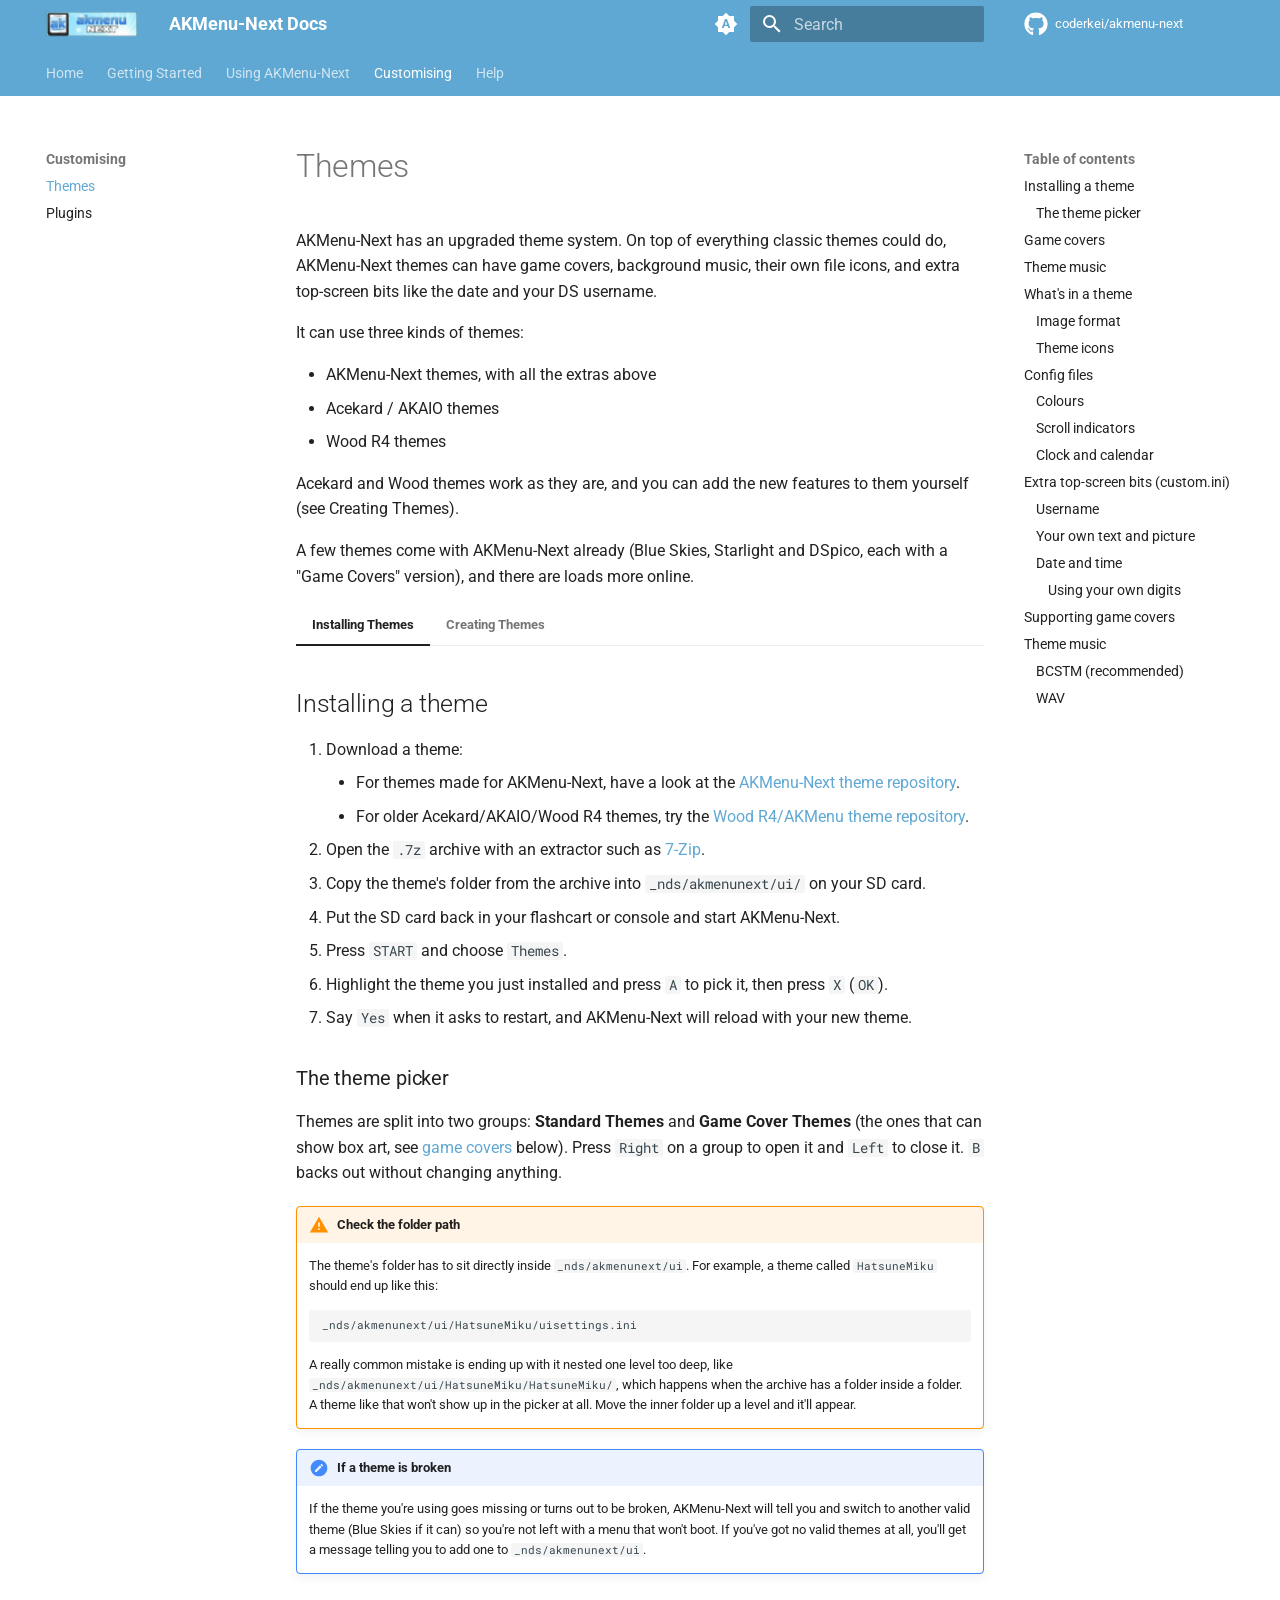
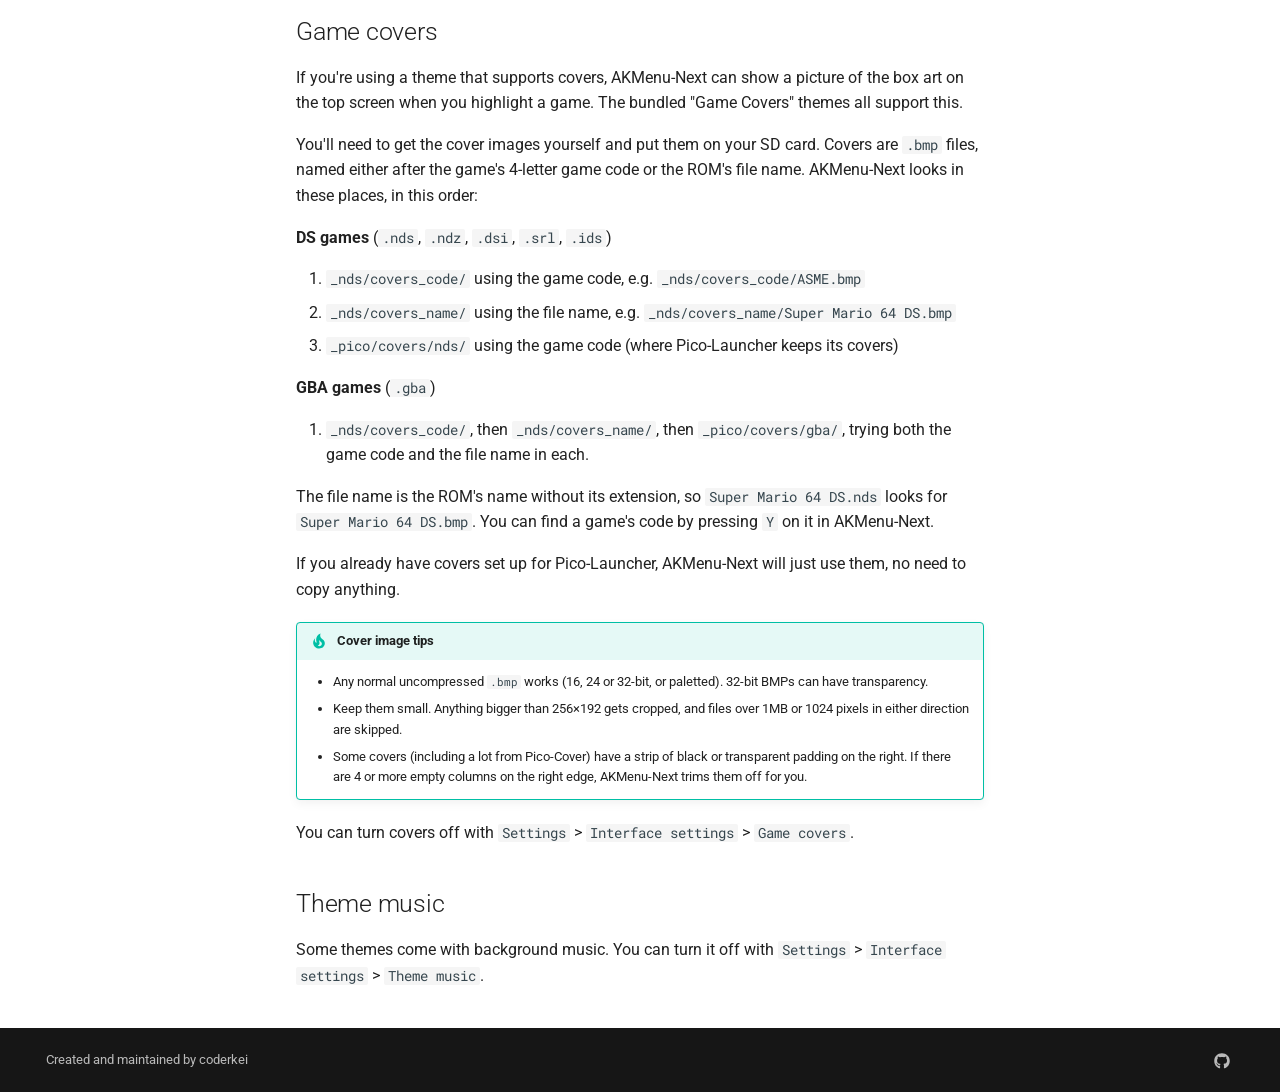
<file: guides/themes/index.html>
<!doctype html>
<html lang="en" class="no-js">
  <head>
    
      <meta charset="utf-8">
      <meta name="viewport" content="width=device-width,initial-scale=1">
      
      
      
        <link rel="canonical" href="https://coderkei.github.io/akmenu-next-docs/guides/themes/">
      
      
        <link rel="prev" href="../dsiware/">
      
      
        <link rel="next" href="../plugins/">
      
      
        
      
      
      <link rel="icon" href="../../images/favicon.png">
      <meta name="generator" content="mkdocs-1.6.1, mkdocs-material-9.8.1">
    
    
      
        <title>Themes - AKMenu-Next Docs</title>
      
    
    
      <link rel="stylesheet" href="../../assets/stylesheets/main.57a0d79d.min.css">
      
        
        <link rel="stylesheet" href="../../assets/stylesheets/palette.fb2fffe2.min.css">
      
      


    
    
      
    
    
      
        
        
        <link rel="preconnect" href="https://fonts.gstatic.com" crossorigin>
        <link rel="stylesheet" href="https://fonts.googleapis.com/css?family=Roboto:300,300i,400,400i,700,700i%7CRoboto+Mono:400,400i,700,700i&display=fallback">
        <style>:root{--md-text-font:"Roboto";--md-code-font:"Roboto Mono"}</style>
      
    
    
      <link rel="stylesheet" href="../../stylesheets/extra.css">
    
    <script>__md_scope=new URL("../..",location),__md_hash=e=>[...e].reduce(((e,_)=>(e<<5)-e+_.charCodeAt(0)),0),__md_get=(e,_=localStorage,t=__md_scope)=>JSON.parse(_.getItem(t.pathname+"."+e)),__md_set=(e,_,t=localStorage,a=__md_scope)=>{try{t.setItem(a.pathname+"."+e,JSON.stringify(_))}catch(e){}}</script>
    
      

    
    
  </head>
  
  
    
    
      
    
    
    
    
    <body dir="ltr" data-md-color-scheme="default" data-md-color-primary="indigo" data-md-color-accent="indigo">
  
    
    <input class="md-toggle" data-md-toggle="drawer" type="checkbox" id="__drawer" autocomplete="off">
    <input class="md-toggle" data-md-toggle="search" type="checkbox" id="__search" autocomplete="off">
    <label class="md-overlay" for="__drawer"></label>
    <div data-md-component="skip">
      
        
        <a href="#themes" class="md-skip">
          Skip to content
        </a>
      
    </div>
    <div data-md-component="announce">
      
    </div>
    
    
      

<header class="md-header" data-md-component="header">
  <nav class="md-header__inner md-grid" aria-label="Header">
    <a href="../.." title="AKMenu-Next Docs" class="md-header__button md-logo" aria-label="AKMenu-Next Docs" data-md-component="logo">
      
  <img src="../../images/akmenu.png" alt="logo">

    </a>
    <label class="md-header__button md-icon" for="__drawer">
      
      <svg xmlns="http://www.w3.org/2000/svg" viewBox="0 0 24 24"><path d="M3 6h18v2H3zm0 5h18v2H3zm0 5h18v2H3z"/></svg>
    </label>
    <div class="md-header__title" data-md-component="header-title">
      <div class="md-header__ellipsis">
        <div class="md-header__topic">
          <span class="md-ellipsis">
            AKMenu-Next Docs
          </span>
        </div>
        <div class="md-header__topic" data-md-component="header-topic">
          <span class="md-ellipsis">
            
              Themes
            
          </span>
        </div>
      </div>
    </div>
    
      
        <form class="md-header__option" data-md-component="palette">
  
    
    
    
    <input class="md-option" data-md-color-media="(prefers-color-scheme)" data-md-color-scheme="default" data-md-color-primary="indigo" data-md-color-accent="indigo"  aria-label="Switch to light mode"  type="radio" name="__palette" id="__palette_0">
    
      <label class="md-header__button md-icon" title="Switch to light mode" for="__palette_1" hidden>
        <svg xmlns="http://www.w3.org/2000/svg" viewBox="0 0 24 24"><path d="m14.3 16-.7-2h-3.2l-.7 2H7.8L11 7h2l3.2 9zM20 8.69V4h-4.69L12 .69 8.69 4H4v4.69L.69 12 4 15.31V20h4.69L12 23.31 15.31 20H20v-4.69L23.31 12zm-9.15 3.96h2.3L12 9z"/></svg>
      </label>
    
  
    
    
    
    <input class="md-option" data-md-color-media="(prefers-color-scheme: light)" data-md-color-scheme="default" data-md-color-primary="custom" data-md-color-accent="custom"  aria-label="Switch to dark mode"  type="radio" name="__palette" id="__palette_1">
    
      <label class="md-header__button md-icon" title="Switch to dark mode" for="__palette_2" hidden>
        <svg xmlns="http://www.w3.org/2000/svg" viewBox="0 0 24 24"><path d="M12 8a4 4 0 0 0-4 4 4 4 0 0 0 4 4 4 4 0 0 0 4-4 4 4 0 0 0-4-4m0 10a6 6 0 0 1-6-6 6 6 0 0 1 6-6 6 6 0 0 1 6 6 6 6 0 0 1-6 6m8-9.31V4h-4.69L12 .69 8.69 4H4v4.69L.69 12 4 15.31V20h4.69L12 23.31 15.31 20H20v-4.69L23.31 12z"/></svg>
      </label>
    
  
    
    
    
    <input class="md-option" data-md-color-media="(prefers-color-scheme: dark)" data-md-color-scheme="slate" data-md-color-primary="custom" data-md-color-accent="custom"  aria-label="Switch to system preference"  type="radio" name="__palette" id="__palette_2">
    
      <label class="md-header__button md-icon" title="Switch to system preference" for="__palette_0" hidden>
        <svg xmlns="http://www.w3.org/2000/svg" viewBox="0 0 24 24"><path d="M12 18c-.89 0-1.74-.2-2.5-.55C11.56 16.5 13 14.42 13 12s-1.44-4.5-3.5-5.45C10.26 6.2 11.11 6 12 6a6 6 0 0 1 6 6 6 6 0 0 1-6 6m8-9.31V4h-4.69L12 .69 8.69 4H4v4.69L.69 12 4 15.31V20h4.69L12 23.31 15.31 20H20v-4.69L23.31 12z"/></svg>
      </label>
    
  
</form>
      
    
    
      <script>var palette=__md_get("__palette");if(palette&&palette.color){if("(prefers-color-scheme)"===palette.color.media){var media=matchMedia("(prefers-color-scheme: light)"),input=document.querySelector(media.matches?"[data-md-color-media='(prefers-color-scheme: light)']":"[data-md-color-media='(prefers-color-scheme: dark)']");palette.color.media=input.getAttribute("data-md-color-media"),palette.color.scheme=input.getAttribute("data-md-color-scheme"),palette.color.primary=input.getAttribute("data-md-color-primary"),palette.color.accent=input.getAttribute("data-md-color-accent")}for(var[key,value]of Object.entries(palette.color))document.body.setAttribute("data-md-color-"+key,value)}</script>
    
    
    
      
      
        <label class="md-header__button md-icon" for="__search">
          
          <svg xmlns="http://www.w3.org/2000/svg" viewBox="0 0 24 24"><path d="M9.5 3A6.5 6.5 0 0 1 16 9.5c0 1.61-.59 3.09-1.56 4.23l.27.27h.79l5 5-1.5 1.5-5-5v-.79l-.27-.27A6.52 6.52 0 0 1 9.5 16 6.5 6.5 0 0 1 3 9.5 6.5 6.5 0 0 1 9.5 3m0 2C7 5 5 7 5 9.5S7 14 9.5 14 14 12 14 9.5 12 5 9.5 5"/></svg>
        </label>
        <div class="md-search" data-md-component="search" role="dialog">
  <label class="md-search__overlay" for="__search"></label>
  <div class="md-search__inner" role="search">
    <form class="md-search__form" name="search">
      <input type="text" class="md-search__input" name="query" aria-label="Search" placeholder="Search" autocapitalize="off" autocorrect="off" autocomplete="off" spellcheck="false" data-md-component="search-query" required>
      <label class="md-search__icon md-icon" for="__search">
        
        <svg xmlns="http://www.w3.org/2000/svg" viewBox="0 0 24 24"><path d="M9.5 3A6.5 6.5 0 0 1 16 9.5c0 1.61-.59 3.09-1.56 4.23l.27.27h.79l5 5-1.5 1.5-5-5v-.79l-.27-.27A6.52 6.52 0 0 1 9.5 16 6.5 6.5 0 0 1 3 9.5 6.5 6.5 0 0 1 9.5 3m0 2C7 5 5 7 5 9.5S7 14 9.5 14 14 12 14 9.5 12 5 9.5 5"/></svg>
        
        <svg xmlns="http://www.w3.org/2000/svg" viewBox="0 0 24 24"><path d="M20 11v2H8l5.5 5.5-1.42 1.42L4.16 12l7.92-7.92L13.5 5.5 8 11z"/></svg>
      </label>
      <nav class="md-search__options" aria-label="Search">
        
        <button type="reset" class="md-search__icon md-icon" title="Clear" aria-label="Clear" tabindex="-1">
          
          <svg xmlns="http://www.w3.org/2000/svg" viewBox="0 0 24 24"><path d="M19 6.41 17.59 5 12 10.59 6.41 5 5 6.41 10.59 12 5 17.59 6.41 19 12 13.41 17.59 19 19 17.59 13.41 12z"/></svg>
        </button>
      </nav>
      
    </form>
    <div class="md-search__output">
      <div class="md-search__scrollwrap" tabindex="0" data-md-scrollfix>
        <div class="md-search-result" data-md-component="search-result">
          <div class="md-search-result__meta">
            Initializing search
          </div>
          <ol class="md-search-result__list" role="presentation"></ol>
        </div>
      </div>
    </div>
  </div>
</div>
      
    
    
      <div class="md-header__source">
        <a href="https://github.com/coderkei/akmenu-next" title="Go to repository" class="md-source" data-md-component="source">
  <div class="md-source__icon md-icon">
    
    <svg xmlns="http://www.w3.org/2000/svg" viewBox="0 0 512 512"><!--! Font Awesome Free 7.1.0 by @fontawesome - https://fontawesome.com License - https://fontawesome.com/license/free (Icons: CC BY 4.0, Fonts: SIL OFL 1.1, Code: MIT License) Copyright 2025 Fonticons, Inc.--><path d="M173.9 397.4c0 2-2.3 3.6-5.2 3.6-3.3.3-5.6-1.3-5.6-3.6 0-2 2.3-3.6 5.2-3.6 3-.3 5.6 1.3 5.6 3.6m-31.1-4.5c-.7 2 1.3 4.3 4.3 4.9 2.6 1 5.6 0 6.2-2s-1.3-4.3-4.3-5.2c-2.6-.7-5.5.3-6.2 2.3m44.2-1.7c-2.9.7-4.9 2.6-4.6 4.9.3 2 2.9 3.3 5.9 2.6 2.9-.7 4.9-2.6 4.6-4.6-.3-1.9-3-3.2-5.9-2.9M252.8 8C114.1 8 8 113.3 8 252c0 110.9 69.8 205.8 169.5 239.2 12.8 2.3 17.3-5.6 17.3-12.1 0-6.2-.3-40.4-.3-61.4 0 0-70 15-84.7-29.8 0 0-11.4-29.1-27.8-36.6 0 0-22.9-15.7 1.6-15.4 0 0 24.9 2 38.6 25.8 21.9 38.6 58.6 27.5 72.9 20.9 2.3-16 8.8-27.1 16-33.7-55.9-6.2-112.3-14.3-112.3-110.5 0-27.5 7.6-41.3 23.6-58.9-2.6-6.5-11.1-33.3 2.6-67.9 20.9-6.5 69 27 69 27 20-5.6 41.5-8.5 62.8-8.5s42.8 2.9 62.8 8.5c0 0 48.1-33.6 69-27 13.7 34.7 5.2 61.4 2.6 67.9 16 17.7 25.8 31.5 25.8 58.9 0 96.5-58.9 104.2-114.8 110.5 9.2 7.9 17 22.9 17 46.4 0 33.7-.3 75.4-.3 83.6 0 6.5 4.6 14.4 17.3 12.1C436.2 457.8 504 362.9 504 252 504 113.3 391.5 8 252.8 8M105.2 352.9c-1.3 1-1 3.3.7 5.2 1.6 1.6 3.9 2.3 5.2 1 1.3-1 1-3.3-.7-5.2-1.6-1.6-3.9-2.3-5.2-1m-10.8-8.1c-.7 1.3.3 2.9 2.3 3.9 1.6 1 3.6.7 4.3-.7.7-1.3-.3-2.9-2.3-3.9-2-.6-3.6-.3-4.3.7m32.4 35.6c-1.6 1.3-1 4.3 1.3 6.2 2.3 2.3 5.2 2.6 6.5 1 1.3-1.3.7-4.3-1.3-6.2-2.2-2.3-5.2-2.6-6.5-1m-11.4-14.7c-1.6 1-1.6 3.6 0 5.9s4.3 3.3 5.6 2.3c1.6-1.3 1.6-3.9 0-6.2-1.4-2.3-4-3.3-5.6-2"/></svg>
  </div>
  <div class="md-source__repository">
    coderkei/akmenu-next
  </div>
</a>
      </div>
    
  </nav>
  
</header>
    
    <div class="md-container" data-md-component="container">
      
      
        
          
            
<nav class="md-tabs" aria-label="Tabs" data-md-component="tabs">
  <div class="md-grid">
    <ul class="md-tabs__list">
      
        
  
  
  
  
    <li class="md-tabs__item">
      <a href="../.." class="md-tabs__link">
        
  
  
    
  
  Home

      </a>
    </li>
  

      
        
  
  
  
  
    
    
      <li class="md-tabs__item">
        <a href="../akmenu-next/" class="md-tabs__link">
          
  
  
  Getting Started

        </a>
      </li>
    
  

      
        
  
  
  
  
    
    
      <li class="md-tabs__item">
        <a href="../using/" class="md-tabs__link">
          
  
  
  Using AKMenu-Next

        </a>
      </li>
    
  

      
        
  
  
  
    
  
  
    
    
      <li class="md-tabs__item md-tabs__item--active">
        <a href="./" class="md-tabs__link">
          
  
  
  Customising

        </a>
      </li>
    
  

      
        
  
  
  
  
    
    
      <li class="md-tabs__item">
        <a href="../faq/" class="md-tabs__link">
          
  
  
  Help

        </a>
      </li>
    
  

      
    </ul>
  </div>
</nav>
          
        
      
      <main class="md-main" data-md-component="main">
        <div class="md-main__inner md-grid">
          
            
              
              <div class="md-sidebar md-sidebar--primary" data-md-component="sidebar" data-md-type="navigation" >
                <div class="md-sidebar__scrollwrap">
                  <div class="md-sidebar__inner">
                    


  


<nav class="md-nav md-nav--primary md-nav--lifted" aria-label="Navigation" data-md-level="0">
  <label class="md-nav__title" for="__drawer">
    <a href="../.." title="AKMenu-Next Docs" class="md-nav__button md-logo" aria-label="AKMenu-Next Docs" data-md-component="logo">
      
  <img src="../../images/akmenu.png" alt="logo">

    </a>
    AKMenu-Next Docs
  </label>
  
    <div class="md-nav__source">
      <a href="https://github.com/coderkei/akmenu-next" title="Go to repository" class="md-source" data-md-component="source">
  <div class="md-source__icon md-icon">
    
    <svg xmlns="http://www.w3.org/2000/svg" viewBox="0 0 512 512"><!--! Font Awesome Free 7.1.0 by @fontawesome - https://fontawesome.com License - https://fontawesome.com/license/free (Icons: CC BY 4.0, Fonts: SIL OFL 1.1, Code: MIT License) Copyright 2025 Fonticons, Inc.--><path d="M173.9 397.4c0 2-2.3 3.6-5.2 3.6-3.3.3-5.6-1.3-5.6-3.6 0-2 2.3-3.6 5.2-3.6 3-.3 5.6 1.3 5.6 3.6m-31.1-4.5c-.7 2 1.3 4.3 4.3 4.9 2.6 1 5.6 0 6.2-2s-1.3-4.3-4.3-5.2c-2.6-.7-5.5.3-6.2 2.3m44.2-1.7c-2.9.7-4.9 2.6-4.6 4.9.3 2 2.9 3.3 5.9 2.6 2.9-.7 4.9-2.6 4.6-4.6-.3-1.9-3-3.2-5.9-2.9M252.8 8C114.1 8 8 113.3 8 252c0 110.9 69.8 205.8 169.5 239.2 12.8 2.3 17.3-5.6 17.3-12.1 0-6.2-.3-40.4-.3-61.4 0 0-70 15-84.7-29.8 0 0-11.4-29.1-27.8-36.6 0 0-22.9-15.7 1.6-15.4 0 0 24.9 2 38.6 25.8 21.9 38.6 58.6 27.5 72.9 20.9 2.3-16 8.8-27.1 16-33.7-55.9-6.2-112.3-14.3-112.3-110.5 0-27.5 7.6-41.3 23.6-58.9-2.6-6.5-11.1-33.3 2.6-67.9 20.9-6.5 69 27 69 27 20-5.6 41.5-8.5 62.8-8.5s42.8 2.9 62.8 8.5c0 0 48.1-33.6 69-27 13.7 34.7 5.2 61.4 2.6 67.9 16 17.7 25.8 31.5 25.8 58.9 0 96.5-58.9 104.2-114.8 110.5 9.2 7.9 17 22.9 17 46.4 0 33.7-.3 75.4-.3 83.6 0 6.5 4.6 14.4 17.3 12.1C436.2 457.8 504 362.9 504 252 504 113.3 391.5 8 252.8 8M105.2 352.9c-1.3 1-1 3.3.7 5.2 1.6 1.6 3.9 2.3 5.2 1 1.3-1 1-3.3-.7-5.2-1.6-1.6-3.9-2.3-5.2-1m-10.8-8.1c-.7 1.3.3 2.9 2.3 3.9 1.6 1 3.6.7 4.3-.7.7-1.3-.3-2.9-2.3-3.9-2-.6-3.6-.3-4.3.7m32.4 35.6c-1.6 1.3-1 4.3 1.3 6.2 2.3 2.3 5.2 2.6 6.5 1 1.3-1.3.7-4.3-1.3-6.2-2.2-2.3-5.2-2.6-6.5-1m-11.4-14.7c-1.6 1-1.6 3.6 0 5.9s4.3 3.3 5.6 2.3c1.6-1.3 1.6-3.9 0-6.2-1.4-2.3-4-3.3-5.6-2"/></svg>
  </div>
  <div class="md-source__repository">
    coderkei/akmenu-next
  </div>
</a>
    </div>
  
  <ul class="md-nav__list" data-md-scrollfix>
    
      
      
  
  
  
  
    <li class="md-nav__item">
      <a href="../.." class="md-nav__link">
        
  
  
  <span class="md-ellipsis">
    
  
    Home
  

    
  </span>
  
  

      </a>
    </li>
  

    
      
      
  
  
  
  
    
    
    
    
      
      
    
    
    <li class="md-nav__item md-nav__item--nested">
      
        
        
        <input class="md-nav__toggle md-toggle " type="checkbox" id="__nav_2" >
        
          
          <label class="md-nav__link" for="__nav_2" id="__nav_2_label" tabindex="0">
            
  
  
  <span class="md-ellipsis">
    
  
    Getting Started
  

    
  </span>
  
  

            <span class="md-nav__icon md-icon"></span>
          </label>
        
        <nav class="md-nav" data-md-level="1" aria-labelledby="__nav_2_label" aria-expanded="false">
          <label class="md-nav__title" for="__nav_2">
            <span class="md-nav__icon md-icon"></span>
            
  
    Getting Started
  

          </label>
          <ul class="md-nav__list" data-md-scrollfix>
            
              
                
  
  
  
  
    <li class="md-nav__item">
      <a href="../akmenu-next/" class="md-nav__link">
        
  
  
  <span class="md-ellipsis">
    
  
    Installing
  

    
  </span>
  
  

      </a>
    </li>
  

              
            
              
                
  
  
  
  
    <li class="md-nav__item">
      <a href="../updating/" class="md-nav__link">
        
  
  
  <span class="md-ellipsis">
    
  
    Updating
  

    
  </span>
  
  

      </a>
    </li>
  

              
            
          </ul>
        </nav>
      
    </li>
  

    
      
      
  
  
  
  
    
    
    
    
      
      
    
    
    <li class="md-nav__item md-nav__item--nested">
      
        
        
        <input class="md-nav__toggle md-toggle " type="checkbox" id="__nav_3" >
        
          
          <label class="md-nav__link" for="__nav_3" id="__nav_3_label" tabindex="0">
            
  
  
  <span class="md-ellipsis">
    
  
    Using AKMenu-Next
  

    
  </span>
  
  

            <span class="md-nav__icon md-icon"></span>
          </label>
        
        <nav class="md-nav" data-md-level="1" aria-labelledby="__nav_3_label" aria-expanded="false">
          <label class="md-nav__title" for="__nav_3">
            <span class="md-nav__icon md-icon"></span>
            
  
    Using AKMenu-Next
  

          </label>
          <ul class="md-nav__list" data-md-scrollfix>
            
              
                
  
  
  
  
    <li class="md-nav__item">
      <a href="../using/" class="md-nav__link">
        
  
  
  <span class="md-ellipsis">
    
  
    Using the Menu
  

    
  </span>
  
  

      </a>
    </li>
  

              
            
              
                
  
  
  
  
    <li class="md-nav__item">
      <a href="../settings/" class="md-nav__link">
        
  
  
  <span class="md-ellipsis">
    
  
    Settings
  

    
  </span>
  
  

      </a>
    </li>
  

              
            
              
                
  
  
  
  
    <li class="md-nav__item">
      <a href="../dsiware/" class="md-nav__link">
        
  
  
  <span class="md-ellipsis">
    
  
    Running DSiWare
  

    
  </span>
  
  

      </a>
    </li>
  

              
            
          </ul>
        </nav>
      
    </li>
  

    
      
      
  
  
    
  
  
  
    
    
    
    
      
        
        
      
      
    
    
    <li class="md-nav__item md-nav__item--active md-nav__item--section md-nav__item--nested">
      
        
        
        <input class="md-nav__toggle md-toggle " type="checkbox" id="__nav_4" checked>
        
          
          <label class="md-nav__link" for="__nav_4" id="__nav_4_label" tabindex="">
            
  
  
  <span class="md-ellipsis">
    
  
    Customising
  

    
  </span>
  
  

            <span class="md-nav__icon md-icon"></span>
          </label>
        
        <nav class="md-nav" data-md-level="1" aria-labelledby="__nav_4_label" aria-expanded="true">
          <label class="md-nav__title" for="__nav_4">
            <span class="md-nav__icon md-icon"></span>
            
  
    Customising
  

          </label>
          <ul class="md-nav__list" data-md-scrollfix>
            
              
                
  
  
    
  
  
  
    <li class="md-nav__item md-nav__item--active">
      
      <input class="md-nav__toggle md-toggle" type="checkbox" id="__toc">
      
      
        
      
      
        <label class="md-nav__link md-nav__link--active" for="__toc">
          
  
  
  <span class="md-ellipsis">
    
  
    Themes
  

    
  </span>
  
  

          <span class="md-nav__icon md-icon"></span>
        </label>
      
      <a href="./" class="md-nav__link md-nav__link--active">
        
  
  
  <span class="md-ellipsis">
    
  
    Themes
  

    
  </span>
  
  

      </a>
      
        

<nav class="md-nav md-nav--secondary" aria-label="Table of contents">
  
  
  
    
  
  
    <label class="md-nav__title" for="__toc">
      <span class="md-nav__icon md-icon"></span>
      Table of contents
    </label>
    <ul class="md-nav__list" data-md-component="toc" data-md-scrollfix>
      
        <li class="md-nav__item">
  <a href="#installing-a-theme" class="md-nav__link">
    <span class="md-ellipsis">
      
        Installing a theme
      
    </span>
  </a>
  
    <nav class="md-nav" aria-label="Installing a theme">
      <ul class="md-nav__list">
        
          <li class="md-nav__item">
  <a href="#the-theme-picker" class="md-nav__link">
    <span class="md-ellipsis">
      
        The theme picker
      
    </span>
  </a>
  
</li>
        
      </ul>
    </nav>
  
</li>
      
        <li class="md-nav__item">
  <a href="#game-covers" class="md-nav__link">
    <span class="md-ellipsis">
      
        Game covers
      
    </span>
  </a>
  
</li>
      
        <li class="md-nav__item">
  <a href="#theme-music" class="md-nav__link">
    <span class="md-ellipsis">
      
        Theme music
      
    </span>
  </a>
  
</li>
      
        <li class="md-nav__item">
  <a href="#whats-in-a-theme" class="md-nav__link">
    <span class="md-ellipsis">
      
        What's in a theme
      
    </span>
  </a>
  
    <nav class="md-nav" aria-label="What&#39;s in a theme">
      <ul class="md-nav__list">
        
          <li class="md-nav__item">
  <a href="#image-format" class="md-nav__link">
    <span class="md-ellipsis">
      
        Image format
      
    </span>
  </a>
  
</li>
        
          <li class="md-nav__item">
  <a href="#theme-icons" class="md-nav__link">
    <span class="md-ellipsis">
      
        Theme icons
      
    </span>
  </a>
  
</li>
        
      </ul>
    </nav>
  
</li>
      
        <li class="md-nav__item">
  <a href="#config-files" class="md-nav__link">
    <span class="md-ellipsis">
      
        Config files
      
    </span>
  </a>
  
    <nav class="md-nav" aria-label="Config files">
      <ul class="md-nav__list">
        
          <li class="md-nav__item">
  <a href="#colours" class="md-nav__link">
    <span class="md-ellipsis">
      
        Colours
      
    </span>
  </a>
  
</li>
        
          <li class="md-nav__item">
  <a href="#scroll-indicators" class="md-nav__link">
    <span class="md-ellipsis">
      
        Scroll indicators
      
    </span>
  </a>
  
</li>
        
          <li class="md-nav__item">
  <a href="#clock-and-calendar" class="md-nav__link">
    <span class="md-ellipsis">
      
        Clock and calendar
      
    </span>
  </a>
  
</li>
        
      </ul>
    </nav>
  
</li>
      
        <li class="md-nav__item">
  <a href="#extra-top-screen-bits-customini" class="md-nav__link">
    <span class="md-ellipsis">
      
        Extra top-screen bits (custom.ini)
      
    </span>
  </a>
  
    <nav class="md-nav" aria-label="Extra top-screen bits (custom.ini)">
      <ul class="md-nav__list">
        
          <li class="md-nav__item">
  <a href="#username" class="md-nav__link">
    <span class="md-ellipsis">
      
        Username
      
    </span>
  </a>
  
</li>
        
          <li class="md-nav__item">
  <a href="#your-own-text-and-picture" class="md-nav__link">
    <span class="md-ellipsis">
      
        Your own text and picture
      
    </span>
  </a>
  
</li>
        
          <li class="md-nav__item">
  <a href="#date-and-time" class="md-nav__link">
    <span class="md-ellipsis">
      
        Date and time
      
    </span>
  </a>
  
    <nav class="md-nav" aria-label="Date and time">
      <ul class="md-nav__list">
        
          <li class="md-nav__item">
  <a href="#using-your-own-digits" class="md-nav__link">
    <span class="md-ellipsis">
      
        Using your own digits
      
    </span>
  </a>
  
</li>
        
      </ul>
    </nav>
  
</li>
        
      </ul>
    </nav>
  
</li>
      
        <li class="md-nav__item">
  <a href="#supporting-game-covers" class="md-nav__link">
    <span class="md-ellipsis">
      
        Supporting game covers
      
    </span>
  </a>
  
</li>
      
        <li class="md-nav__item">
  <a href="#theme-music_1" class="md-nav__link">
    <span class="md-ellipsis">
      
        Theme music
      
    </span>
  </a>
  
    <nav class="md-nav" aria-label="Theme music">
      <ul class="md-nav__list">
        
          <li class="md-nav__item">
  <a href="#bcstm-recommended" class="md-nav__link">
    <span class="md-ellipsis">
      
        BCSTM (recommended)
      
    </span>
  </a>
  
</li>
        
          <li class="md-nav__item">
  <a href="#wav" class="md-nav__link">
    <span class="md-ellipsis">
      
        WAV
      
    </span>
  </a>
  
</li>
        
      </ul>
    </nav>
  
</li>
      
    </ul>
  
</nav>
      
    </li>
  

              
            
              
                
  
  
  
  
    <li class="md-nav__item">
      <a href="../plugins/" class="md-nav__link">
        
  
  
  <span class="md-ellipsis">
    
  
    Plugins
  

    
  </span>
  
  

      </a>
    </li>
  

              
            
          </ul>
        </nav>
      
    </li>
  

    
      
      
  
  
  
  
    
    
    
    
      
      
    
    
    <li class="md-nav__item md-nav__item--nested">
      
        
        
        <input class="md-nav__toggle md-toggle " type="checkbox" id="__nav_5" >
        
          
          <label class="md-nav__link" for="__nav_5" id="__nav_5_label" tabindex="0">
            
  
  
  <span class="md-ellipsis">
    
  
    Help
  

    
  </span>
  
  

            <span class="md-nav__icon md-icon"></span>
          </label>
        
        <nav class="md-nav" data-md-level="1" aria-labelledby="__nav_5_label" aria-expanded="false">
          <label class="md-nav__title" for="__nav_5">
            <span class="md-nav__icon md-icon"></span>
            
  
    Help
  

          </label>
          <ul class="md-nav__list" data-md-scrollfix>
            
              
                
  
  
  
  
    <li class="md-nav__item">
      <a href="../faq/" class="md-nav__link">
        
  
  
  <span class="md-ellipsis">
    
  
    FAQ
  

    
  </span>
  
  

      </a>
    </li>
  

              
            
              
                
  
  
  
  
    <li class="md-nav__item">
      <a href="../troubleshooting/" class="md-nav__link">
        
  
  
  <span class="md-ellipsis">
    
  
    Troubleshooting
  

    
  </span>
  
  

      </a>
    </li>
  

              
            
          </ul>
        </nav>
      
    </li>
  

    
  </ul>
</nav>
                  </div>
                </div>
              </div>
            
            
              
              <div class="md-sidebar md-sidebar--secondary" data-md-component="sidebar" data-md-type="toc" >
                <div class="md-sidebar__scrollwrap">
                  <div class="md-sidebar__inner">
                    

<nav class="md-nav md-nav--secondary" aria-label="Table of contents">
  
  
  
    
  
  
    <label class="md-nav__title" for="__toc">
      <span class="md-nav__icon md-icon"></span>
      Table of contents
    </label>
    <ul class="md-nav__list" data-md-component="toc" data-md-scrollfix>
      
        <li class="md-nav__item">
  <a href="#installing-a-theme" class="md-nav__link">
    <span class="md-ellipsis">
      
        Installing a theme
      
    </span>
  </a>
  
    <nav class="md-nav" aria-label="Installing a theme">
      <ul class="md-nav__list">
        
          <li class="md-nav__item">
  <a href="#the-theme-picker" class="md-nav__link">
    <span class="md-ellipsis">
      
        The theme picker
      
    </span>
  </a>
  
</li>
        
      </ul>
    </nav>
  
</li>
      
        <li class="md-nav__item">
  <a href="#game-covers" class="md-nav__link">
    <span class="md-ellipsis">
      
        Game covers
      
    </span>
  </a>
  
</li>
      
        <li class="md-nav__item">
  <a href="#theme-music" class="md-nav__link">
    <span class="md-ellipsis">
      
        Theme music
      
    </span>
  </a>
  
</li>
      
        <li class="md-nav__item">
  <a href="#whats-in-a-theme" class="md-nav__link">
    <span class="md-ellipsis">
      
        What's in a theme
      
    </span>
  </a>
  
    <nav class="md-nav" aria-label="What&#39;s in a theme">
      <ul class="md-nav__list">
        
          <li class="md-nav__item">
  <a href="#image-format" class="md-nav__link">
    <span class="md-ellipsis">
      
        Image format
      
    </span>
  </a>
  
</li>
        
          <li class="md-nav__item">
  <a href="#theme-icons" class="md-nav__link">
    <span class="md-ellipsis">
      
        Theme icons
      
    </span>
  </a>
  
</li>
        
      </ul>
    </nav>
  
</li>
      
        <li class="md-nav__item">
  <a href="#config-files" class="md-nav__link">
    <span class="md-ellipsis">
      
        Config files
      
    </span>
  </a>
  
    <nav class="md-nav" aria-label="Config files">
      <ul class="md-nav__list">
        
          <li class="md-nav__item">
  <a href="#colours" class="md-nav__link">
    <span class="md-ellipsis">
      
        Colours
      
    </span>
  </a>
  
</li>
        
          <li class="md-nav__item">
  <a href="#scroll-indicators" class="md-nav__link">
    <span class="md-ellipsis">
      
        Scroll indicators
      
    </span>
  </a>
  
</li>
        
          <li class="md-nav__item">
  <a href="#clock-and-calendar" class="md-nav__link">
    <span class="md-ellipsis">
      
        Clock and calendar
      
    </span>
  </a>
  
</li>
        
      </ul>
    </nav>
  
</li>
      
        <li class="md-nav__item">
  <a href="#extra-top-screen-bits-customini" class="md-nav__link">
    <span class="md-ellipsis">
      
        Extra top-screen bits (custom.ini)
      
    </span>
  </a>
  
    <nav class="md-nav" aria-label="Extra top-screen bits (custom.ini)">
      <ul class="md-nav__list">
        
          <li class="md-nav__item">
  <a href="#username" class="md-nav__link">
    <span class="md-ellipsis">
      
        Username
      
    </span>
  </a>
  
</li>
        
          <li class="md-nav__item">
  <a href="#your-own-text-and-picture" class="md-nav__link">
    <span class="md-ellipsis">
      
        Your own text and picture
      
    </span>
  </a>
  
</li>
        
          <li class="md-nav__item">
  <a href="#date-and-time" class="md-nav__link">
    <span class="md-ellipsis">
      
        Date and time
      
    </span>
  </a>
  
    <nav class="md-nav" aria-label="Date and time">
      <ul class="md-nav__list">
        
          <li class="md-nav__item">
  <a href="#using-your-own-digits" class="md-nav__link">
    <span class="md-ellipsis">
      
        Using your own digits
      
    </span>
  </a>
  
</li>
        
      </ul>
    </nav>
  
</li>
        
      </ul>
    </nav>
  
</li>
      
        <li class="md-nav__item">
  <a href="#supporting-game-covers" class="md-nav__link">
    <span class="md-ellipsis">
      
        Supporting game covers
      
    </span>
  </a>
  
</li>
      
        <li class="md-nav__item">
  <a href="#theme-music_1" class="md-nav__link">
    <span class="md-ellipsis">
      
        Theme music
      
    </span>
  </a>
  
    <nav class="md-nav" aria-label="Theme music">
      <ul class="md-nav__list">
        
          <li class="md-nav__item">
  <a href="#bcstm-recommended" class="md-nav__link">
    <span class="md-ellipsis">
      
        BCSTM (recommended)
      
    </span>
  </a>
  
</li>
        
          <li class="md-nav__item">
  <a href="#wav" class="md-nav__link">
    <span class="md-ellipsis">
      
        WAV
      
    </span>
  </a>
  
</li>
        
      </ul>
    </nav>
  
</li>
      
    </ul>
  
</nav>
                  </div>
                </div>
              </div>
            
          
          
            <div class="md-content" data-md-component="content">
              
              <article class="md-content__inner md-typeset">
                
                  


  
  


<h1 id="themes">Themes</h1>
<p>AKMenu-Next has an upgraded theme system. On top of everything classic themes could do, AKMenu-Next themes can have game covers, background music, their own file icons, and extra top-screen bits like the date and your DS username.</p>
<p>It can use three kinds of themes:</p>
<ul>
<li>AKMenu-Next themes, with all the extras above</li>
<li>Acekard / AKAIO themes</li>
<li>Wood R4 themes</li>
</ul>
<p>Acekard and Wood themes work as they are, and you can add the new features to them yourself (see Creating Themes).</p>
<p>A few themes come with AKMenu-Next already (Blue Skies, Starlight and DSpico, each with a "Game Covers" version), and there are loads more online.</p>
<div class="tabbed-set tabbed-alternate" data-tabs="1:2"><input checked="checked" id="installing-themes" name="__tabbed_1" type="radio" /><input id="creating-themes" name="__tabbed_1" type="radio" /><div class="tabbed-labels"><label for="installing-themes">Installing Themes</label><label for="creating-themes">Creating Themes</label></div>
<div class="tabbed-content">
<div class="tabbed-block">
<h2 id="installing-a-theme">Installing a theme</h2>
<ol>
<li>Download a theme:<ul>
<li>For themes made for AKMenu-Next, have a look at the <a href="https://themes.flashcarts.net/aknext/">AKMenu-Next theme repository</a>.</li>
<li>For older Acekard/AKAIO/Wood R4 themes, try the <a href="https://themes.flashcarts.net/akmenu/">Wood R4/AKMenu theme repository</a>.</li>
</ul>
</li>
<li>Open the <code>.7z</code> archive with an extractor such as <a href="https://7-zip.org/">7-Zip</a>.</li>
<li>Copy the theme's folder from the archive into <code>_nds/akmenunext/ui/</code> on your SD card.</li>
<li>Put the SD card back in your flashcart or console and start AKMenu-Next.</li>
<li>Press <code>START</code> and choose <code>Themes</code>.</li>
<li>Highlight the theme you just installed and press <code>A</code> to pick it, then press <code>X</code> (<code>OK</code>).</li>
<li>Say <code>Yes</code> when it asks to restart, and AKMenu-Next will reload with your new theme.</li>
</ol>
<h3 id="the-theme-picker">The theme picker</h3>
<p>Themes are split into two groups: <strong>Standard Themes</strong> and <strong>Game Cover Themes</strong> (the ones that can show box art, see <a href="#game-covers">game covers</a> below). Press <code>Right</code> on a group to open it and <code>Left</code> to close it. <code>B</code> backs out without changing anything.</p>
<div class="admonition warning">
<p class="admonition-title">Check the folder path</p>
<p>The theme's folder has to sit directly inside <code>_nds/akmenunext/ui</code>. For example, a theme called <code>HatsuneMiku</code> should end up like this:</p>
<div class="highlight"><pre><span></span><code>_nds/akmenunext/ui/HatsuneMiku/uisettings.ini
</code></pre></div>
<p>A really common mistake is ending up with it nested one level too deep, like <code>_nds/akmenunext/ui/HatsuneMiku/HatsuneMiku/</code>, which happens when the archive has a folder inside a folder. A theme like that won't show up in the picker at all. Move the inner folder up a level and it'll appear.</p>
</div>
<div class="admonition note">
<p class="admonition-title">If a theme is broken</p>
<p>If the theme you're using goes missing or turns out to be broken, AKMenu-Next will tell you and switch to another valid theme (Blue Skies if it can) so you're not left with a menu that won't boot. If you've got no valid themes at all, you'll get a message telling you to add one to <code>_nds/akmenunext/ui</code>.</p>
</div>
<h2 id="game-covers">Game covers</h2>
<p>If you're using a theme that supports covers, AKMenu-Next can show a picture of the box art on the top screen when you highlight a game. The bundled "Game Covers" themes all support this.</p>
<p>You'll need to get the cover images yourself and put them on your SD card. Covers are <code>.bmp</code> files, named either after the game's 4-letter game code or the ROM's file name. AKMenu-Next looks in these places, in this order:</p>
<p><strong>DS games</strong> (<code>.nds</code>, <code>.ndz</code>, <code>.dsi</code>, <code>.srl</code>, <code>.ids</code>)</p>
<ol>
<li><code>_nds/covers_code/</code> using the game code, e.g. <code>_nds/covers_code/ASME.bmp</code></li>
<li><code>_nds/covers_name/</code> using the file name, e.g. <code>_nds/covers_name/Super Mario 64 DS.bmp</code></li>
<li><code>_pico/covers/nds/</code> using the game code (where Pico-Launcher keeps its covers)</li>
</ol>
<p><strong>GBA games</strong> (<code>.gba</code>)</p>
<ol>
<li><code>_nds/covers_code/</code>, then <code>_nds/covers_name/</code>, then <code>_pico/covers/gba/</code>, trying both the game code and the file name in each.</li>
</ol>
<p>The file name is the ROM's name without its extension, so <code>Super Mario 64 DS.nds</code> looks for <code>Super Mario 64 DS.bmp</code>. You can find a game's code by pressing <code>Y</code> on it in AKMenu-Next.</p>
<p>If you already have covers set up for Pico-Launcher, AKMenu-Next will just use them, no need to copy anything.</p>
<div class="admonition tip">
<p class="admonition-title">Cover image tips</p>
<ul>
<li>Any normal uncompressed <code>.bmp</code> works (16, 24 or 32-bit, or paletted). 32-bit BMPs can have transparency.</li>
<li>Keep them small. Anything bigger than 256×192 gets cropped, and files over 1MB or 1024 pixels in either direction are skipped.</li>
<li>Some covers (including a lot from Pico-Cover) have a strip of black or transparent padding on the right. If there are 4 or more empty columns on the right edge, AKMenu-Next trims them off for you.</li>
</ul>
</div>
<p>You can turn covers off with <code>Settings</code> &gt; <code>Interface settings</code> &gt; <code>Game covers</code>.</p>
<h2 id="theme-music">Theme music</h2>
<p>Some themes come with background music. You can turn it off with <code>Settings</code> &gt; <code>Interface settings</code> &gt; <code>Theme music</code>.</p>
</div>
<div class="tabbed-block">
<p>Use <a href="https://coderkei.github.io/akmenu-next-theme-editor/">AKTheme Studio</a> to create custom themes for AKMenu-Next.</p>
<p>If you want to edit the theme files by hand, start by copying one of the bundled themes and changing things bit by bit.</p>
<h2 id="whats-in-a-theme">What's in a theme</h2>
<p>A theme is just a folder inside <code>_nds/akmenunext/ui/</code>. The folder name is the theme name that shows up in the picker. At minimum it needs a <code>uisettings.ini</code> with a <code>[global settings]</code> section, plus its images.</p>
<p>Here's what a full theme folder looks like:</p>
<div class="highlight"><pre><span></span><code>MyTheme/
├── uisettings.ini      &lt;- colours, positions, and features (required)
├── custom.ini          &lt;- extra top-screen bits like username and date (optional)
├── upper_screen.bmp    &lt;- top screen background (256×192)
├── lower_screen.bmp    &lt;- bottom screen background (256×192)
├── title_left.bmp      ┐
├── title_bg.bmp        ├ window title bars
├── title_right.bmp     ┘
├── btn2.bmp, btn3.bmp, btn4.bmp   &lt;- buttons of different widths
├── spin_btn_left.bmp, spin_btn_right.bmp
├── brightness.bmp      &lt;- brightness button
├── folder_up.bmp       &lt;- folder up button
├── menu_bg.bmp         &lt;- start menu background
├── card_icon_blue.bmp  &lt;- little SD activity icon (max 32×32)
├── progress_wnd.bmp, progress_bar.bmp
├── calendar/
│   ├── clock_numbers.bmp, clock_colon.bmp
│   ├── day_numbers.bmp, year_numbers.bmp
│   └── date_numbers.bmp (optional, see the date section below)
├── icons/              &lt;- optional theme-specific file icons
└── bgm.wav / bgm.bcstm &lt;- optional music
</code></pre></div>
<p>The two screen backgrounds have to be exactly 256×192, and nothing can be bigger than the screen (number strips can be up to 10 screens tall).</p>
<h3 id="image-format">Image format</h3>
<p>All theme images must be 16-bit BMPs in <strong>X1 R5 G5 B5</strong> format (also called RGB 5:5:5). That's what the DS draws natively. In GIMP, when you export as BMP, open the advanced options and choose <strong>16 bit (X1 R5 G5 B5)</strong>.</p>
<p>Pure black (<code>#000000</code>) pixels are treated as transparent. If you actually want black, use a very dark grey like <code>#080808</code> instead.</p>
<h3 id="theme-icons">Theme icons</h3>
<p>Put DS banner <code>.bin</code> files in your theme's <code>icons/</code> folder to give it its own folder, save, favourites (and so on) icons. They use the same file names as the ones in <code>_nds/akmenunext/icons/</code>, so copy that folder into your theme and edit from there. Any icon your theme doesn't include falls back to the global one.</p>
<p>Players can ignore theme icons with <code>Settings</code> &gt; <code>Interface settings</code> &gt; <code>Icon source</code>.</p>
<h2 id="config-files">Config files</h2>
<p><code>uisettings.ini</code> controls the interface: colours, where things go, how big they are, and whether features like covers are switched on. <code>custom.ini</code> is optional and adds extra things to the top screen, like the DS username, the date, your own text, or a picture.</p>
<p>Both are normal INI files: a section name in square brackets, then <code>key = value</code> lines under it. Positions and sizes are in pixels. Anything you leave out just uses the built-in default.</p>
<p>A setting only applies to the section it's in, so <code>x</code> and <code>y</code> under <code>[big clock]</code> move the clock, while <code>x</code> and <code>y</code> under <code>[date]</code> move the date. Most sections also have <code>show = 1</code> (visible) or <code>show = 0</code> (hidden).</p>
<p>Here's a chunk of Blue Skies' <code>uisettings.ini</code> as an example:</p>
<div class="highlight"><pre><span></span><code><span class="k">[global settings]</span>
<span class="na">formBodyColor</span><span class="w"> </span><span class="o">=</span><span class="w"> </span><span class="s">0x5e06</span>
<span class="na">formTextColor</span><span class="w"> </span><span class="o">=</span><span class="w"> </span><span class="s">0x7fff</span>
<span class="na">spinBoxNormalColor</span><span class="w"> </span><span class="o">=</span><span class="w"> </span><span class="s">0x7fff</span>
<span class="na">spinBoxTextColor</span><span class="w"> </span><span class="o">=</span><span class="w"> </span><span class="s">0x4d80</span>
<span class="na">spinBoxFrameColor</span><span class="w"> </span><span class="o">=</span><span class="w"> </span><span class="s">0x35ad</span>

<span class="k">[main list]</span>
<span class="na">textColor</span><span class="w"> </span><span class="o">=</span><span class="w"> </span><span class="s">0x2d6b</span>
<span class="na">selectionBarColor1</span><span class="w"> </span><span class="o">=</span><span class="w"> </span><span class="s">0x20e2</span>
<span class="na">selectionBarColor2</span><span class="w"> </span><span class="o">=</span><span class="w"> </span><span class="s">0x1482</span>
<span class="na">selectionBarOpacity</span><span class="w"> </span><span class="o">=</span><span class="w"> </span><span class="s">100</span>

<span class="k">[big clock]</span>
<span class="na">x</span><span class="w"> </span><span class="o">=</span><span class="w"> </span><span class="s">6</span>
<span class="na">y</span><span class="w"> </span><span class="o">=</span><span class="w"> </span><span class="s">94</span>
<span class="na">show</span><span class="w"> </span><span class="o">=</span><span class="w"> </span><span class="s">1</span>
</code></pre></div>
<h3 id="colours">Colours</h3>
<p>Colours are written as DS 15-bit values in hex. Each of red, green and blue goes from 0 to 31, and they're packed together like this:</p>
<div class="highlight"><pre><span></span><code>colour = red + (green × 32) + (blue × 1024)
</code></pre></div>
<p>A few to get you going:</p>
<table>
<thead>
<tr>
<th>Colour</th>
<th>Value</th>
</tr>
</thead>
<tbody>
<tr>
<td>White</td>
<td><code>0x7fff</code></td>
</tr>
<tr>
<td>Black</td>
<td><code>0x0000</code></td>
</tr>
<tr>
<td>Red</td>
<td><code>0x001f</code></td>
</tr>
<tr>
<td>Green</td>
<td><code>0x03e0</code></td>
</tr>
<tr>
<td>Blue</td>
<td><code>0x7c00</code></td>
</tr>
<tr>
<td>Mid grey</td>
<td><code>0x4210</code></td>
</tr>
</tbody>
</table>
<p>If you've got a normal 0–255 colour from an image editor, divide each channel by 8 (and round down) to get the 0–31 value.</p>
<h3 id="scroll-indicators">Scroll indicators</h3>
<p>These keys in <code>[global settings]</code> colour the little scroll arrows and bars you see in the settings, theme list, Help and About windows:</p>
<table>
<thead>
<tr>
<th>Key</th>
<th>Controls</th>
</tr>
</thead>
<tbody>
<tr>
<td><code>spinBoxNormalColor</code></td>
<td>The arrow for a direction you can't scroll any further in</td>
</tr>
<tr>
<td><code>spinBoxTextColor</code></td>
<td>The arrow for a direction you <em>can</em> scroll in, plus the scrollbar thumb</td>
</tr>
<tr>
<td><code>spinBoxFrameColor</code></td>
<td>The outline of the scrollbar</td>
</tr>
</tbody>
</table>
<div class="highlight"><pre><span></span><code><span class="k">[global settings]</span>
<span class="na">spinBoxNormalColor</span><span class="w"> </span><span class="o">=</span><span class="w"> </span><span class="s">0x001f</span>
<span class="na">spinBoxTextColor</span><span class="w"> </span><span class="o">=</span><span class="w"> </span><span class="s">0x7fff</span>
<span class="na">spinBoxFrameColor</span><span class="w"> </span><span class="o">=</span><span class="w"> </span><span class="s">0x4210</span>
</code></pre></div>
<h3 id="clock-and-calendar">Clock and calendar</h3>
<p>These all go in <code>uisettings.ini</code>:</p>
<table>
<thead>
<tr>
<th>Section</th>
<th>Keys</th>
<th>What it is</th>
</tr>
</thead>
<tbody>
<tr>
<td><code>[big clock]</code></td>
<td><code>x</code>, <code>y</code>, <code>show</code></td>
<td>The big clock, drawn using <code>calendar/clock_numbers.bmp</code></td>
</tr>
<tr>
<td><code>[am pm]</code></td>
<td><code>x</code>, <code>y</code>, <code>color</code>, <code>show</code></td>
<td>AM/PM label, only shown when the 12-hour clock is on</td>
</tr>
<tr>
<td><code>[calendar year]</code></td>
<td><code>x</code>, <code>y</code>, <code>show</code></td>
<td>The year</td>
</tr>
<tr>
<td><code>[calendar month]</code></td>
<td><code>x</code>, <code>y</code>, <code>show</code></td>
<td>The month</td>
</tr>
<tr>
<td><code>[calendar dayx]</code></td>
<td><code>x</code>, <code>y</code>, <code>show</code></td>
<td>A small day number</td>
</tr>
<tr>
<td><code>[calendar day]</code></td>
<td><code>x</code>, <code>y</code>, <code>dw</code>, <code>dh</code>, <code>highlightColor</code>, <code>show</code></td>
<td>The month grid. <code>dw</code>/<code>dh</code> are the size of each day cell</td>
</tr>
</tbody>
</table>
<p>If your design doesn't have room for the calendar, set the <code>show</code> values to <code>0</code> and use a <code>[date]</code> in <code>custom.ini</code> instead.</p>
<h2 id="extra-top-screen-bits-customini">Extra top-screen bits (<code>custom.ini</code>)</h2>
<p>Everything in <code>custom.ini</code> is drawn on top of <code>upper_screen.bmp</code>.</p>
<h3 id="username">Username</h3>
<p>Shows the name from the console's system settings:</p>
<div class="highlight"><pre><span></span><code><span class="k">[user name]</span>
<span class="na">x</span><span class="w"> </span><span class="o">=</span><span class="w"> </span><span class="s">60</span>
<span class="na">y</span><span class="w"> </span><span class="o">=</span><span class="w"> </span><span class="s">173</span>
<span class="na">color</span><span class="w"> </span><span class="o">=</span><span class="w"> </span><span class="s">0x7fff</span>
<span class="na">show</span><span class="w"> </span><span class="o">=</span><span class="w"> </span><span class="s">1</span>
</code></pre></div>
<h3 id="your-own-text-and-picture">Your own text and picture</h3>
<p><code>[custom text]</code> takes <code>text</code>, <code>x</code>, <code>y</code>, <code>w</code>, <code>h</code>, <code>color</code> and <code>show</code>.</p>
<p><code>[custom picture]</code> takes <code>file</code>, <code>x</code>, <code>y</code> and <code>show</code>. <code>file</code> is the full path to the BMP from the root of the SD card, e.g. <code>/_nds/akmenunext/ui/MyTheme/avatar.bmp</code>. It has to be a small image, the file can't be bigger than 10KB (roughly 64×64).</p>
<h3 id="date-and-time">Date and time</h3>
<p><code>[date]</code> shows the current date, and the time if you want it. With <code>font = 0</code> it uses normal text, so you don't need any extra graphics:</p>
<div class="highlight"><pre><span></span><code><span class="k">[date]</span>
<span class="na">x</span><span class="w"> </span><span class="o">=</span><span class="w"> </span><span class="s">8</span>
<span class="na">y</span><span class="w"> </span><span class="o">=</span><span class="w"> </span><span class="s">148</span>
<span class="na">color</span><span class="w"> </span><span class="o">=</span><span class="w"> </span><span class="s">0x7fff</span>
<span class="na">show</span><span class="w"> </span><span class="o">=</span><span class="w"> </span><span class="s">1</span>
<span class="na">format</span><span class="w"> </span><span class="o">=</span><span class="w"> </span><span class="s">DD/MM/YYYY</span>
<span class="na">showTime</span><span class="w"> </span><span class="o">=</span><span class="w"> </span><span class="s">1</span>
<span class="na">font</span><span class="w"> </span><span class="o">=</span><span class="w"> </span><span class="s">0</span>
</code></pre></div>
<p>The <code>format</code> can be:</p>
<table>
<thead>
<tr>
<th>Value</th>
<th>Example</th>
</tr>
</thead>
<tbody>
<tr>
<td><code>DD/MM/YYYY</code></td>
<td><code>09/11/2026</code></td>
</tr>
<tr>
<td><code>MM/DD/YYYY</code></td>
<td><code>11/09/2026</code></td>
</tr>
<tr>
<td><code>YYYY/MM/DD</code></td>
<td><code>2026/11/09</code></td>
</tr>
</tbody>
</table>
<p><code>showTime = 0</code> hides the time. Otherwise it follows the player's <code>12-hour clock</code> setting, so it shows either <code>23:45</code> or <code>11:45 PM</code>.</p>
<h4 id="using-your-own-digits">Using your own digits</h4>
<p>Set <code>font = 1</code> to draw the date with your own number graphics from <code>calendar/date_numbers.bmp</code> instead:</p>
<ul>
<li>The image must be <strong>9 pixels wide and 140 pixels tall</strong>: ten 9×14 digits stacked on top of each other, <code>0</code> at the top down to <code>9</code> at the bottom.</li>
<li>The slashes aren't drawn. Instead there's a 9 pixel gap between each part, so you can put slashes (or dots, or whatever you like) into your background image.</li>
<li><code>format</code> still decides the order of day, month and year.</li>
<li>The time isn't shown in this mode, even with <code>showTime = 1</code>.</li>
</ul>
<h2 id="supporting-game-covers">Supporting game covers</h2>
<p>To make your theme show covers, add a <code>[cover]</code> section to its <code>uisettings.ini</code>. Themes without one never show covers, and they'll be listed under Standard Themes instead of Game Cover Themes.</p>
<div class="highlight"><pre><span></span><code><span class="k">[cover]</span>
<span class="na">x</span><span class="w"> </span><span class="o">=</span><span class="w"> </span><span class="s">140</span>
<span class="na">y</span><span class="w"> </span><span class="o">=</span><span class="w"> </span><span class="s">44</span>
<span class="na">darken</span><span class="w"> </span><span class="o">=</span><span class="w"> </span><span class="s">0</span>
<span class="na">fade</span><span class="w"> </span><span class="o">=</span><span class="w"> </span><span class="s">0</span>
</code></pre></div>
<table>
<thead>
<tr>
<th>Key</th>
<th>What it does</th>
</tr>
</thead>
<tbody>
<tr>
<td><code>x</code>, <code>y</code></td>
<td>Where the cover's top left corner goes. Leave one out to centre the cover on that axis.</td>
</tr>
<tr>
<td><code>darken</code></td>
<td>Darken the whole top screen behind the cover, from <code>0</code> (normal) to <code>100</code> (black). Nice for making covers pop on a busy background.</td>
</tr>
<tr>
<td><code>fade</code></td>
<td>Make the cover see-through, from <code>0</code> (solid) to <code>100</code> (invisible).</td>
</tr>
</tbody>
</table>
<p>Most people make two versions of their theme, one with covers and one without, since covers usually need space on the top screen that the calendar would otherwise use.</p>
<h2 id="theme-music_1">Theme music</h2>
<p>Put music files straight in the theme folder, next to the images. AKMenu-Next looks for:</p>
<ul>
<li><code>bgm.bcstm</code> and <code>bgm1.bcstm</code> up to <code>bgm9.bcstm</code></li>
<li><code>bgm.wav</code> and <code>bgm1.wav</code> up to <code>bgm9.wav</code></li>
</ul>
<p>So that's up to 20 songs per theme. Each time the music starts, one is picked at random and looped. If a file can't be played, it's skipped and another one is picked.</p>
<h3 id="bcstm-recommended">BCSTM (recommended)</h3>
<p>BCSTM is the 3DS music format, and it's the better choice: the files are much smaller than WAV, and it supports loop points, so a song can have an intro that plays once and then loop the rest.</p>
<ul>
<li>DSP-ADPCM, mono or stereo, up to 48,000 Hz. 32,000 Hz is a good choice, since the DS outputs at about 32.7 kHz anyway, so going higher just wastes space.</li>
<li>Loop points saved in the file are used.</li>
<li>Wii U <code>.bfstm</code> files won't work.</li>
<li>Tools like <a href="https://github.com/Thealexbarney/VGAudio">VGAudio</a>, <a href="https://github.com/libertyernie/LoopingAudioConverter">LoopingAudioConverter</a> or <a href="https://kazuki-4ys.github.io/web_apps/mu-wave/">μ-wave</a> (which runs in your browser) can make them.</li>
</ul>
<h3 id="wav">WAV</h3>
<ul>
<li>Uncompressed RIFF/WAVE PCM, 16-bit signed, mono or stereo. 22,050 Hz mono keeps the size down.</li>
<li>Always loops from the very start.</li>
<li>
<p>Audacity or FFmpeg can export this. For example, with FFmpeg:</p>
<div class="highlight"><pre><span></span><code>ffmpeg<span class="w"> </span>-i<span class="w"> </span>song.mp3<span class="w"> </span>-ac<span class="w"> </span><span class="m">1</span><span class="w"> </span>-ar<span class="w"> </span><span class="m">22050</span><span class="w"> </span>-c:a<span class="w"> </span>pcm_s16le<span class="w"> </span>bgm.wav
</code></pre></div>
</li>
</ul>
<div class="admonition note">
<p class="admonition-title">Note</p>
<p>If you're sharing your theme, please only include music you're allowed to share, and credit it (the bundled themes include a <code>Music Attribution.txt</code> for this). AI-generated art and music aren't accepted for themes submitted to the AKMenu-Next repo.</p>
</div>
</div>
</div>
</div>







  
  






                
              </article>
            </div>
          
          
<script>var target=document.getElementById(location.hash.slice(1));target&&target.name&&(target.checked=target.name.startsWith("__tabbed_"))</script>
        </div>
        
      </main>
      
        <footer class="md-footer">
  
  <div class="md-footer-meta md-typeset">
    <div class="md-footer-meta__inner md-grid">
      <div class="md-copyright">
  
    <div class="md-copyright__highlight">
      Created and maintained by coderkei
    </div>
  
  
</div>
      
        
<div class="md-social">
  
    
    
    
    
      
      
    
    <a href="https://github.com/coderkei" target="_blank" rel="noopener" title="github.com" class="md-social__link">
      <svg xmlns="http://www.w3.org/2000/svg" viewBox="0 0 512 512"><!--! Font Awesome Free 7.1.0 by @fontawesome - https://fontawesome.com License - https://fontawesome.com/license/free (Icons: CC BY 4.0, Fonts: SIL OFL 1.1, Code: MIT License) Copyright 2025 Fonticons, Inc.--><path d="M173.9 397.4c0 2-2.3 3.6-5.2 3.6-3.3.3-5.6-1.3-5.6-3.6 0-2 2.3-3.6 5.2-3.6 3-.3 5.6 1.3 5.6 3.6m-31.1-4.5c-.7 2 1.3 4.3 4.3 4.9 2.6 1 5.6 0 6.2-2s-1.3-4.3-4.3-5.2c-2.6-.7-5.5.3-6.2 2.3m44.2-1.7c-2.9.7-4.9 2.6-4.6 4.9.3 2 2.9 3.3 5.9 2.6 2.9-.7 4.9-2.6 4.6-4.6-.3-1.9-3-3.2-5.9-2.9M252.8 8C114.1 8 8 113.3 8 252c0 110.9 69.8 205.8 169.5 239.2 12.8 2.3 17.3-5.6 17.3-12.1 0-6.2-.3-40.4-.3-61.4 0 0-70 15-84.7-29.8 0 0-11.4-29.1-27.8-36.6 0 0-22.9-15.7 1.6-15.4 0 0 24.9 2 38.6 25.8 21.9 38.6 58.6 27.5 72.9 20.9 2.3-16 8.8-27.1 16-33.7-55.9-6.2-112.3-14.3-112.3-110.5 0-27.5 7.6-41.3 23.6-58.9-2.6-6.5-11.1-33.3 2.6-67.9 20.9-6.5 69 27 69 27 20-5.6 41.5-8.5 62.8-8.5s42.8 2.9 62.8 8.5c0 0 48.1-33.6 69-27 13.7 34.7 5.2 61.4 2.6 67.9 16 17.7 25.8 31.5 25.8 58.9 0 96.5-58.9 104.2-114.8 110.5 9.2 7.9 17 22.9 17 46.4 0 33.7-.3 75.4-.3 83.6 0 6.5 4.6 14.4 17.3 12.1C436.2 457.8 504 362.9 504 252 504 113.3 391.5 8 252.8 8M105.2 352.9c-1.3 1-1 3.3.7 5.2 1.6 1.6 3.9 2.3 5.2 1 1.3-1 1-3.3-.7-5.2-1.6-1.6-3.9-2.3-5.2-1m-10.8-8.1c-.7 1.3.3 2.9 2.3 3.9 1.6 1 3.6.7 4.3-.7.7-1.3-.3-2.9-2.3-3.9-2-.6-3.6-.3-4.3.7m32.4 35.6c-1.6 1.3-1 4.3 1.3 6.2 2.3 2.3 5.2 2.6 6.5 1 1.3-1.3.7-4.3-1.3-6.2-2.2-2.3-5.2-2.6-6.5-1m-11.4-14.7c-1.6 1-1.6 3.6 0 5.9s4.3 3.3 5.6 2.3c1.6-1.3 1.6-3.9 0-6.2-1.4-2.3-4-3.3-5.6-2"/></svg>
    </a>
  
</div>
      
    </div>
  </div>
</footer>
      
    </div>
    <div class="md-dialog" data-md-component="dialog">
      <div class="md-dialog__inner md-typeset"></div>
    </div>
    
    
    
      
      
      <script id="__config" type="application/json">{"annotate": null, "base": "../..", "features": ["navigation.tabs", "content.tooltips"], "search": "../../assets/javascripts/workers/search.a7633da7.min.js", "tags": null, "translations": {"clipboard.copied": "Copied to clipboard", "clipboard.copy": "Copy to clipboard", "search.result.more.one": "1 more on this page", "search.result.more.other": "# more on this page", "search.result.none": "No matching documents", "search.result.one": "1 matching document", "search.result.other": "# matching documents", "search.result.placeholder": "Type to start searching", "search.result.term.missing": "Missing", "select.version": "Select version"}, "version": null}</script>
    
    
      <script src="../../assets/javascripts/bundle.a5f9d56c.min.js"></script>
      
    
  </body>
</html>
</file>
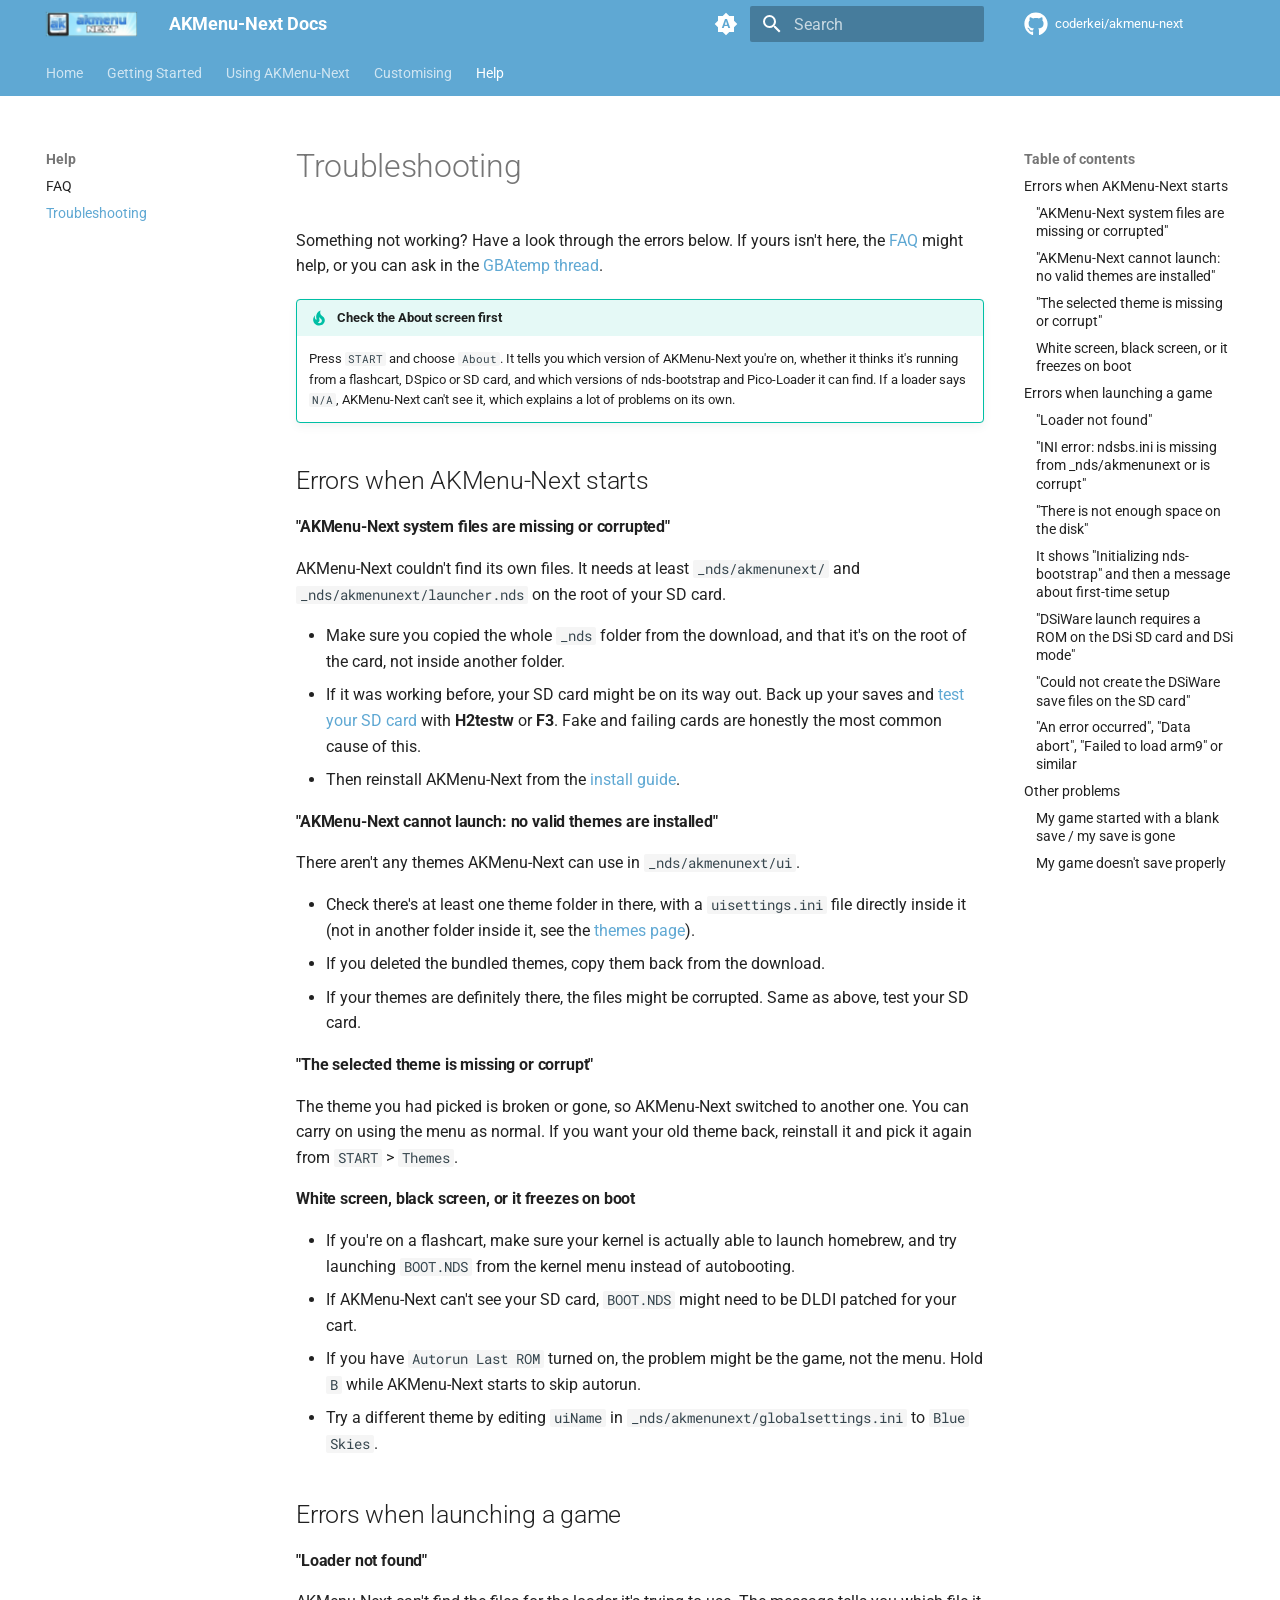
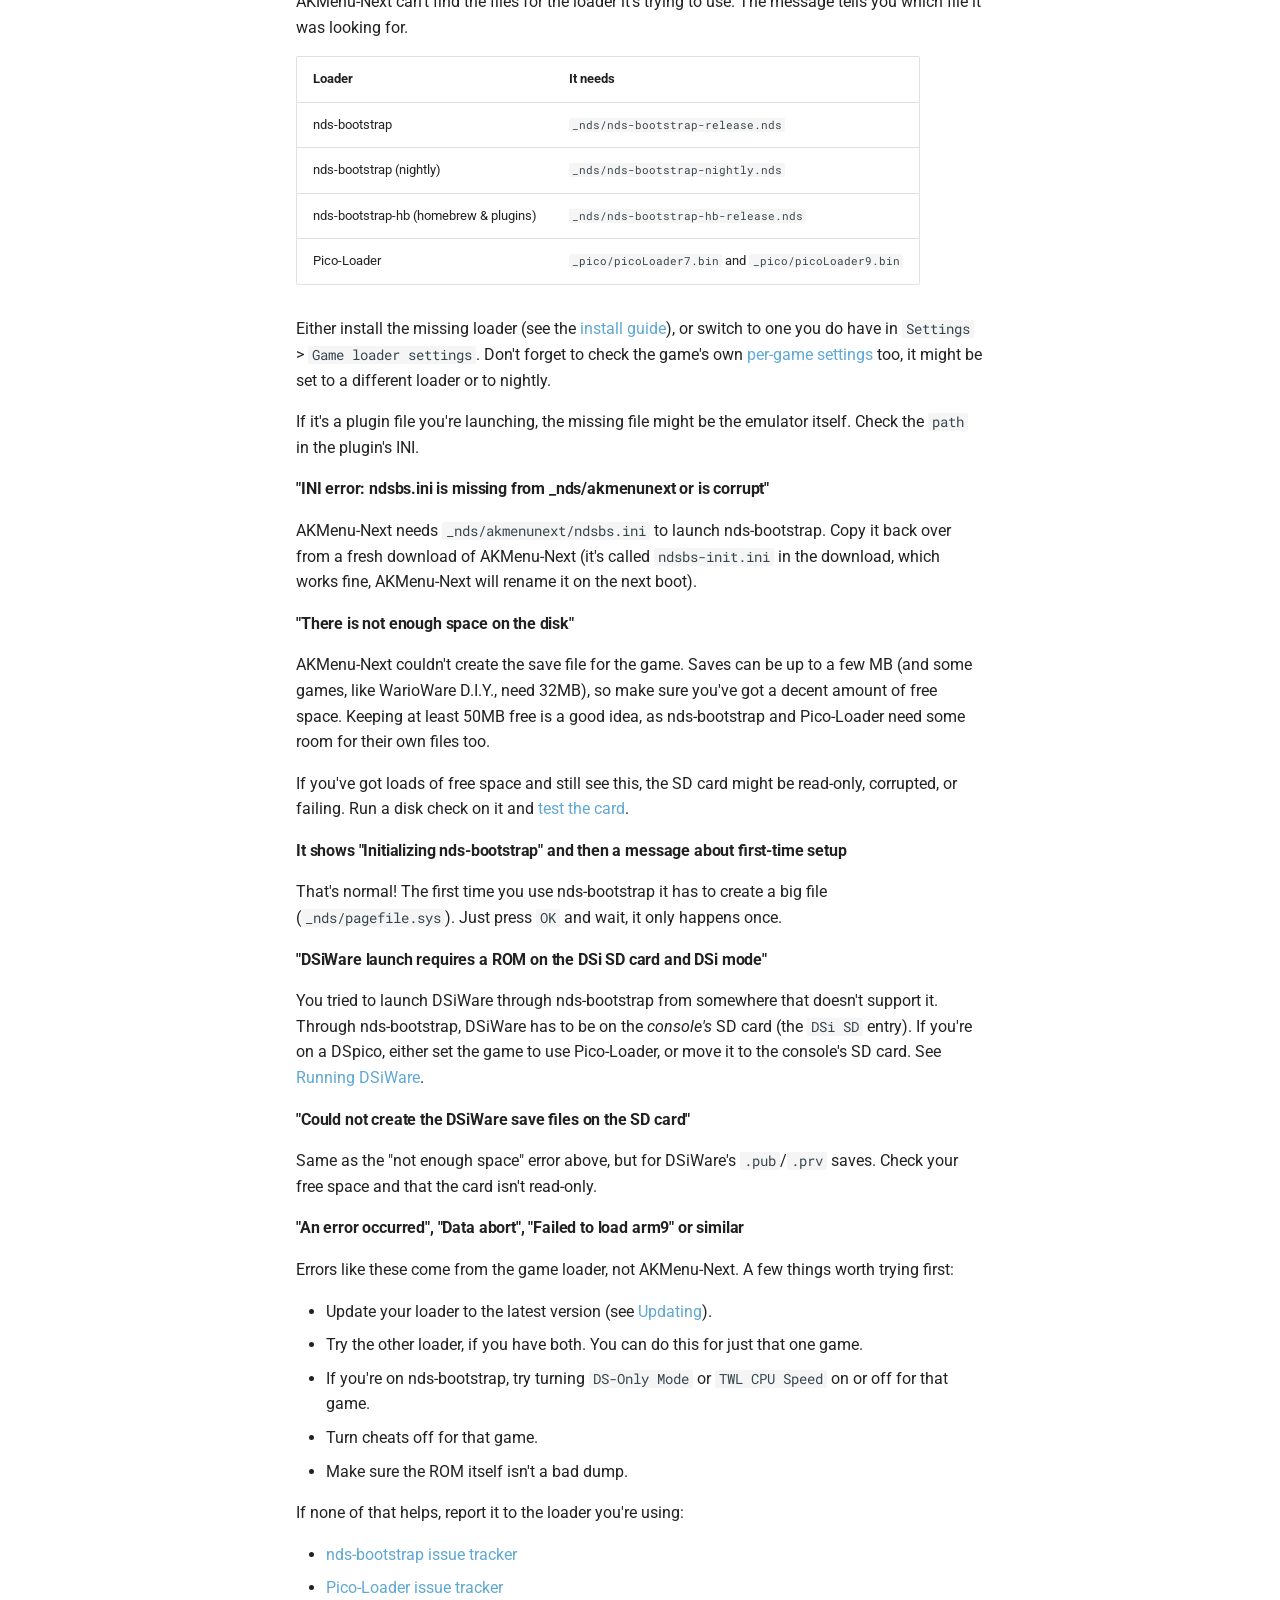
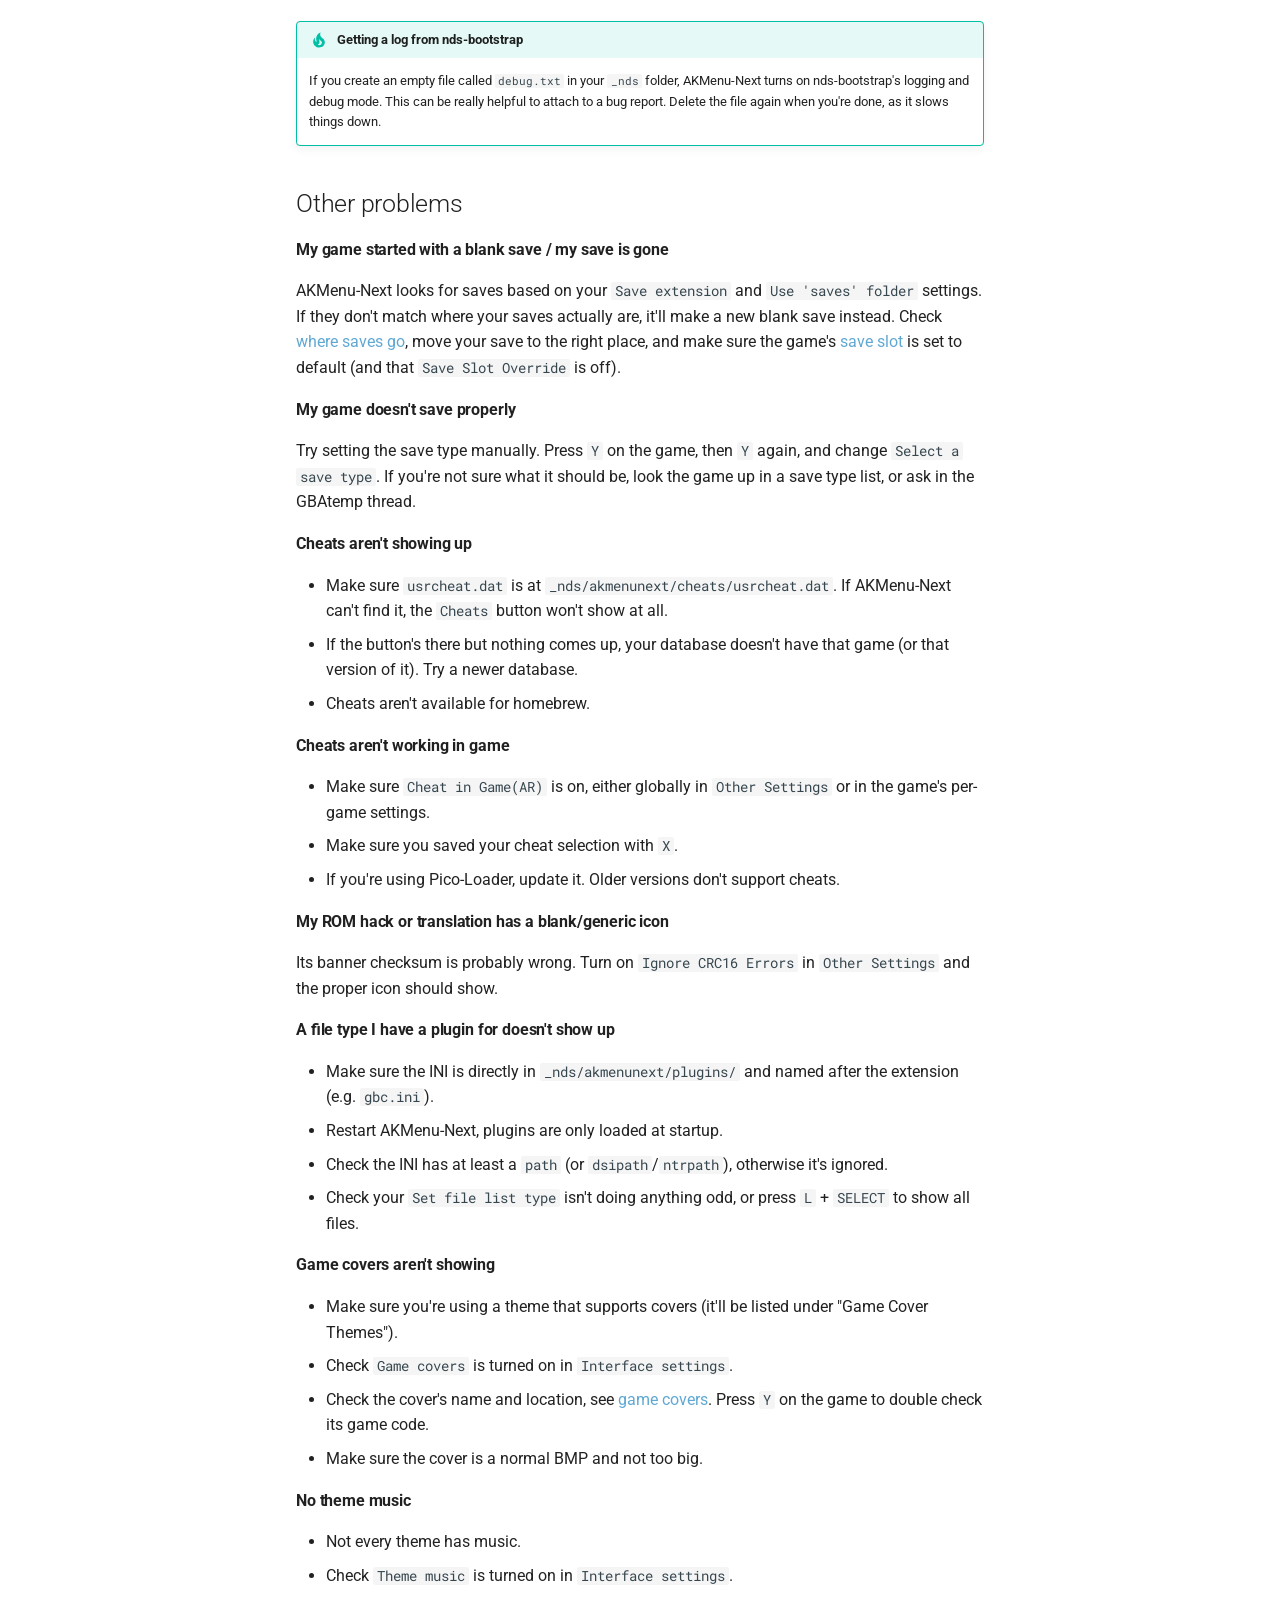
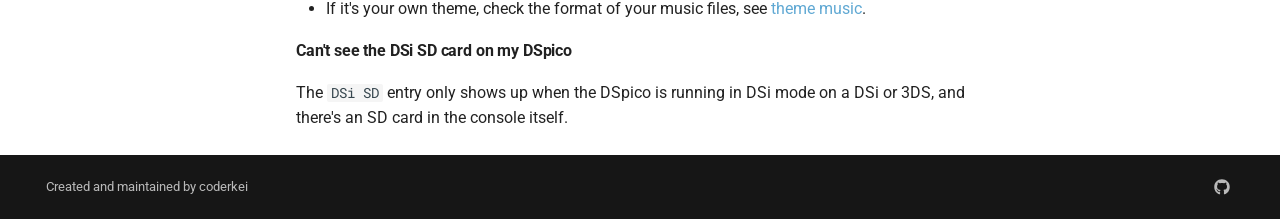
<file: guides/troubleshooting/index.html>
<!doctype html>
<html lang="en" class="no-js">
  <head>
    
      <meta charset="utf-8">
      <meta name="viewport" content="width=device-width,initial-scale=1">
      
      
      
        <link rel="canonical" href="https://coderkei.github.io/akmenu-next-docs/guides/troubleshooting/">
      
      
        <link rel="prev" href="../faq/">
      
      
      
        
      
      
      <link rel="icon" href="../../images/favicon.png">
      <meta name="generator" content="mkdocs-1.6.1, mkdocs-material-9.8.1">
    
    
      
        <title>Troubleshooting - AKMenu-Next Docs</title>
      
    
    
      <link rel="stylesheet" href="../../assets/stylesheets/main.57a0d79d.min.css">
      
        
        <link rel="stylesheet" href="../../assets/stylesheets/palette.fb2fffe2.min.css">
      
      


    
    
      
    
    
      
        
        
        <link rel="preconnect" href="https://fonts.gstatic.com" crossorigin>
        <link rel="stylesheet" href="https://fonts.googleapis.com/css?family=Roboto:300,300i,400,400i,700,700i%7CRoboto+Mono:400,400i,700,700i&display=fallback">
        <style>:root{--md-text-font:"Roboto";--md-code-font:"Roboto Mono"}</style>
      
    
    
      <link rel="stylesheet" href="../../stylesheets/extra.css">
    
    <script>__md_scope=new URL("../..",location),__md_hash=e=>[...e].reduce(((e,_)=>(e<<5)-e+_.charCodeAt(0)),0),__md_get=(e,_=localStorage,t=__md_scope)=>JSON.parse(_.getItem(t.pathname+"."+e)),__md_set=(e,_,t=localStorage,a=__md_scope)=>{try{t.setItem(a.pathname+"."+e,JSON.stringify(_))}catch(e){}}</script>
    
      

    
    
  </head>
  
  
    
    
      
    
    
    
    
    <body dir="ltr" data-md-color-scheme="default" data-md-color-primary="indigo" data-md-color-accent="indigo">
  
    
    <input class="md-toggle" data-md-toggle="drawer" type="checkbox" id="__drawer" autocomplete="off">
    <input class="md-toggle" data-md-toggle="search" type="checkbox" id="__search" autocomplete="off">
    <label class="md-overlay" for="__drawer"></label>
    <div data-md-component="skip">
      
        
        <a href="#troubleshooting" class="md-skip">
          Skip to content
        </a>
      
    </div>
    <div data-md-component="announce">
      
    </div>
    
    
      

<header class="md-header" data-md-component="header">
  <nav class="md-header__inner md-grid" aria-label="Header">
    <a href="../.." title="AKMenu-Next Docs" class="md-header__button md-logo" aria-label="AKMenu-Next Docs" data-md-component="logo">
      
  <img src="../../images/akmenu.png" alt="logo">

    </a>
    <label class="md-header__button md-icon" for="__drawer">
      
      <svg xmlns="http://www.w3.org/2000/svg" viewBox="0 0 24 24"><path d="M3 6h18v2H3zm0 5h18v2H3zm0 5h18v2H3z"/></svg>
    </label>
    <div class="md-header__title" data-md-component="header-title">
      <div class="md-header__ellipsis">
        <div class="md-header__topic">
          <span class="md-ellipsis">
            AKMenu-Next Docs
          </span>
        </div>
        <div class="md-header__topic" data-md-component="header-topic">
          <span class="md-ellipsis">
            
              Troubleshooting
            
          </span>
        </div>
      </div>
    </div>
    
      
        <form class="md-header__option" data-md-component="palette">
  
    
    
    
    <input class="md-option" data-md-color-media="(prefers-color-scheme)" data-md-color-scheme="default" data-md-color-primary="indigo" data-md-color-accent="indigo"  aria-label="Switch to light mode"  type="radio" name="__palette" id="__palette_0">
    
      <label class="md-header__button md-icon" title="Switch to light mode" for="__palette_1" hidden>
        <svg xmlns="http://www.w3.org/2000/svg" viewBox="0 0 24 24"><path d="m14.3 16-.7-2h-3.2l-.7 2H7.8L11 7h2l3.2 9zM20 8.69V4h-4.69L12 .69 8.69 4H4v4.69L.69 12 4 15.31V20h4.69L12 23.31 15.31 20H20v-4.69L23.31 12zm-9.15 3.96h2.3L12 9z"/></svg>
      </label>
    
  
    
    
    
    <input class="md-option" data-md-color-media="(prefers-color-scheme: light)" data-md-color-scheme="default" data-md-color-primary="custom" data-md-color-accent="custom"  aria-label="Switch to dark mode"  type="radio" name="__palette" id="__palette_1">
    
      <label class="md-header__button md-icon" title="Switch to dark mode" for="__palette_2" hidden>
        <svg xmlns="http://www.w3.org/2000/svg" viewBox="0 0 24 24"><path d="M12 8a4 4 0 0 0-4 4 4 4 0 0 0 4 4 4 4 0 0 0 4-4 4 4 0 0 0-4-4m0 10a6 6 0 0 1-6-6 6 6 0 0 1 6-6 6 6 0 0 1 6 6 6 6 0 0 1-6 6m8-9.31V4h-4.69L12 .69 8.69 4H4v4.69L.69 12 4 15.31V20h4.69L12 23.31 15.31 20H20v-4.69L23.31 12z"/></svg>
      </label>
    
  
    
    
    
    <input class="md-option" data-md-color-media="(prefers-color-scheme: dark)" data-md-color-scheme="slate" data-md-color-primary="custom" data-md-color-accent="custom"  aria-label="Switch to system preference"  type="radio" name="__palette" id="__palette_2">
    
      <label class="md-header__button md-icon" title="Switch to system preference" for="__palette_0" hidden>
        <svg xmlns="http://www.w3.org/2000/svg" viewBox="0 0 24 24"><path d="M12 18c-.89 0-1.74-.2-2.5-.55C11.56 16.5 13 14.42 13 12s-1.44-4.5-3.5-5.45C10.26 6.2 11.11 6 12 6a6 6 0 0 1 6 6 6 6 0 0 1-6 6m8-9.31V4h-4.69L12 .69 8.69 4H4v4.69L.69 12 4 15.31V20h4.69L12 23.31 15.31 20H20v-4.69L23.31 12z"/></svg>
      </label>
    
  
</form>
      
    
    
      <script>var palette=__md_get("__palette");if(palette&&palette.color){if("(prefers-color-scheme)"===palette.color.media){var media=matchMedia("(prefers-color-scheme: light)"),input=document.querySelector(media.matches?"[data-md-color-media='(prefers-color-scheme: light)']":"[data-md-color-media='(prefers-color-scheme: dark)']");palette.color.media=input.getAttribute("data-md-color-media"),palette.color.scheme=input.getAttribute("data-md-color-scheme"),palette.color.primary=input.getAttribute("data-md-color-primary"),palette.color.accent=input.getAttribute("data-md-color-accent")}for(var[key,value]of Object.entries(palette.color))document.body.setAttribute("data-md-color-"+key,value)}</script>
    
    
    
      
      
        <label class="md-header__button md-icon" for="__search">
          
          <svg xmlns="http://www.w3.org/2000/svg" viewBox="0 0 24 24"><path d="M9.5 3A6.5 6.5 0 0 1 16 9.5c0 1.61-.59 3.09-1.56 4.23l.27.27h.79l5 5-1.5 1.5-5-5v-.79l-.27-.27A6.52 6.52 0 0 1 9.5 16 6.5 6.5 0 0 1 3 9.5 6.5 6.5 0 0 1 9.5 3m0 2C7 5 5 7 5 9.5S7 14 9.5 14 14 12 14 9.5 12 5 9.5 5"/></svg>
        </label>
        <div class="md-search" data-md-component="search" role="dialog">
  <label class="md-search__overlay" for="__search"></label>
  <div class="md-search__inner" role="search">
    <form class="md-search__form" name="search">
      <input type="text" class="md-search__input" name="query" aria-label="Search" placeholder="Search" autocapitalize="off" autocorrect="off" autocomplete="off" spellcheck="false" data-md-component="search-query" required>
      <label class="md-search__icon md-icon" for="__search">
        
        <svg xmlns="http://www.w3.org/2000/svg" viewBox="0 0 24 24"><path d="M9.5 3A6.5 6.5 0 0 1 16 9.5c0 1.61-.59 3.09-1.56 4.23l.27.27h.79l5 5-1.5 1.5-5-5v-.79l-.27-.27A6.52 6.52 0 0 1 9.5 16 6.5 6.5 0 0 1 3 9.5 6.5 6.5 0 0 1 9.5 3m0 2C7 5 5 7 5 9.5S7 14 9.5 14 14 12 14 9.5 12 5 9.5 5"/></svg>
        
        <svg xmlns="http://www.w3.org/2000/svg" viewBox="0 0 24 24"><path d="M20 11v2H8l5.5 5.5-1.42 1.42L4.16 12l7.92-7.92L13.5 5.5 8 11z"/></svg>
      </label>
      <nav class="md-search__options" aria-label="Search">
        
        <button type="reset" class="md-search__icon md-icon" title="Clear" aria-label="Clear" tabindex="-1">
          
          <svg xmlns="http://www.w3.org/2000/svg" viewBox="0 0 24 24"><path d="M19 6.41 17.59 5 12 10.59 6.41 5 5 6.41 10.59 12 5 17.59 6.41 19 12 13.41 17.59 19 19 17.59 13.41 12z"/></svg>
        </button>
      </nav>
      
    </form>
    <div class="md-search__output">
      <div class="md-search__scrollwrap" tabindex="0" data-md-scrollfix>
        <div class="md-search-result" data-md-component="search-result">
          <div class="md-search-result__meta">
            Initializing search
          </div>
          <ol class="md-search-result__list" role="presentation"></ol>
        </div>
      </div>
    </div>
  </div>
</div>
      
    
    
      <div class="md-header__source">
        <a href="https://github.com/coderkei/akmenu-next" title="Go to repository" class="md-source" data-md-component="source">
  <div class="md-source__icon md-icon">
    
    <svg xmlns="http://www.w3.org/2000/svg" viewBox="0 0 512 512"><!--! Font Awesome Free 7.1.0 by @fontawesome - https://fontawesome.com License - https://fontawesome.com/license/free (Icons: CC BY 4.0, Fonts: SIL OFL 1.1, Code: MIT License) Copyright 2025 Fonticons, Inc.--><path d="M173.9 397.4c0 2-2.3 3.6-5.2 3.6-3.3.3-5.6-1.3-5.6-3.6 0-2 2.3-3.6 5.2-3.6 3-.3 5.6 1.3 5.6 3.6m-31.1-4.5c-.7 2 1.3 4.3 4.3 4.9 2.6 1 5.6 0 6.2-2s-1.3-4.3-4.3-5.2c-2.6-.7-5.5.3-6.2 2.3m44.2-1.7c-2.9.7-4.9 2.6-4.6 4.9.3 2 2.9 3.3 5.9 2.6 2.9-.7 4.9-2.6 4.6-4.6-.3-1.9-3-3.2-5.9-2.9M252.8 8C114.1 8 8 113.3 8 252c0 110.9 69.8 205.8 169.5 239.2 12.8 2.3 17.3-5.6 17.3-12.1 0-6.2-.3-40.4-.3-61.4 0 0-70 15-84.7-29.8 0 0-11.4-29.1-27.8-36.6 0 0-22.9-15.7 1.6-15.4 0 0 24.9 2 38.6 25.8 21.9 38.6 58.6 27.5 72.9 20.9 2.3-16 8.8-27.1 16-33.7-55.9-6.2-112.3-14.3-112.3-110.5 0-27.5 7.6-41.3 23.6-58.9-2.6-6.5-11.1-33.3 2.6-67.9 20.9-6.5 69 27 69 27 20-5.6 41.5-8.5 62.8-8.5s42.8 2.9 62.8 8.5c0 0 48.1-33.6 69-27 13.7 34.7 5.2 61.4 2.6 67.9 16 17.7 25.8 31.5 25.8 58.9 0 96.5-58.9 104.2-114.8 110.5 9.2 7.9 17 22.9 17 46.4 0 33.7-.3 75.4-.3 83.6 0 6.5 4.6 14.4 17.3 12.1C436.2 457.8 504 362.9 504 252 504 113.3 391.5 8 252.8 8M105.2 352.9c-1.3 1-1 3.3.7 5.2 1.6 1.6 3.9 2.3 5.2 1 1.3-1 1-3.3-.7-5.2-1.6-1.6-3.9-2.3-5.2-1m-10.8-8.1c-.7 1.3.3 2.9 2.3 3.9 1.6 1 3.6.7 4.3-.7.7-1.3-.3-2.9-2.3-3.9-2-.6-3.6-.3-4.3.7m32.4 35.6c-1.6 1.3-1 4.3 1.3 6.2 2.3 2.3 5.2 2.6 6.5 1 1.3-1.3.7-4.3-1.3-6.2-2.2-2.3-5.2-2.6-6.5-1m-11.4-14.7c-1.6 1-1.6 3.6 0 5.9s4.3 3.3 5.6 2.3c1.6-1.3 1.6-3.9 0-6.2-1.4-2.3-4-3.3-5.6-2"/></svg>
  </div>
  <div class="md-source__repository">
    coderkei/akmenu-next
  </div>
</a>
      </div>
    
  </nav>
  
</header>
    
    <div class="md-container" data-md-component="container">
      
      
        
          
            
<nav class="md-tabs" aria-label="Tabs" data-md-component="tabs">
  <div class="md-grid">
    <ul class="md-tabs__list">
      
        
  
  
  
  
    <li class="md-tabs__item">
      <a href="../.." class="md-tabs__link">
        
  
  
    
  
  Home

      </a>
    </li>
  

      
        
  
  
  
  
    
    
      <li class="md-tabs__item">
        <a href="../akmenu-next/" class="md-tabs__link">
          
  
  
  Getting Started

        </a>
      </li>
    
  

      
        
  
  
  
  
    
    
      <li class="md-tabs__item">
        <a href="../using/" class="md-tabs__link">
          
  
  
  Using AKMenu-Next

        </a>
      </li>
    
  

      
        
  
  
  
  
    
    
      <li class="md-tabs__item">
        <a href="../themes/" class="md-tabs__link">
          
  
  
  Customising

        </a>
      </li>
    
  

      
        
  
  
  
    
  
  
    
    
      <li class="md-tabs__item md-tabs__item--active">
        <a href="../faq/" class="md-tabs__link">
          
  
  
  Help

        </a>
      </li>
    
  

      
    </ul>
  </div>
</nav>
          
        
      
      <main class="md-main" data-md-component="main">
        <div class="md-main__inner md-grid">
          
            
              
              <div class="md-sidebar md-sidebar--primary" data-md-component="sidebar" data-md-type="navigation" >
                <div class="md-sidebar__scrollwrap">
                  <div class="md-sidebar__inner">
                    


  


<nav class="md-nav md-nav--primary md-nav--lifted" aria-label="Navigation" data-md-level="0">
  <label class="md-nav__title" for="__drawer">
    <a href="../.." title="AKMenu-Next Docs" class="md-nav__button md-logo" aria-label="AKMenu-Next Docs" data-md-component="logo">
      
  <img src="../../images/akmenu.png" alt="logo">

    </a>
    AKMenu-Next Docs
  </label>
  
    <div class="md-nav__source">
      <a href="https://github.com/coderkei/akmenu-next" title="Go to repository" class="md-source" data-md-component="source">
  <div class="md-source__icon md-icon">
    
    <svg xmlns="http://www.w3.org/2000/svg" viewBox="0 0 512 512"><!--! Font Awesome Free 7.1.0 by @fontawesome - https://fontawesome.com License - https://fontawesome.com/license/free (Icons: CC BY 4.0, Fonts: SIL OFL 1.1, Code: MIT License) Copyright 2025 Fonticons, Inc.--><path d="M173.9 397.4c0 2-2.3 3.6-5.2 3.6-3.3.3-5.6-1.3-5.6-3.6 0-2 2.3-3.6 5.2-3.6 3-.3 5.6 1.3 5.6 3.6m-31.1-4.5c-.7 2 1.3 4.3 4.3 4.9 2.6 1 5.6 0 6.2-2s-1.3-4.3-4.3-5.2c-2.6-.7-5.5.3-6.2 2.3m44.2-1.7c-2.9.7-4.9 2.6-4.6 4.9.3 2 2.9 3.3 5.9 2.6 2.9-.7 4.9-2.6 4.6-4.6-.3-1.9-3-3.2-5.9-2.9M252.8 8C114.1 8 8 113.3 8 252c0 110.9 69.8 205.8 169.5 239.2 12.8 2.3 17.3-5.6 17.3-12.1 0-6.2-.3-40.4-.3-61.4 0 0-70 15-84.7-29.8 0 0-11.4-29.1-27.8-36.6 0 0-22.9-15.7 1.6-15.4 0 0 24.9 2 38.6 25.8 21.9 38.6 58.6 27.5 72.9 20.9 2.3-16 8.8-27.1 16-33.7-55.9-6.2-112.3-14.3-112.3-110.5 0-27.5 7.6-41.3 23.6-58.9-2.6-6.5-11.1-33.3 2.6-67.9 20.9-6.5 69 27 69 27 20-5.6 41.5-8.5 62.8-8.5s42.8 2.9 62.8 8.5c0 0 48.1-33.6 69-27 13.7 34.7 5.2 61.4 2.6 67.9 16 17.7 25.8 31.5 25.8 58.9 0 96.5-58.9 104.2-114.8 110.5 9.2 7.9 17 22.9 17 46.4 0 33.7-.3 75.4-.3 83.6 0 6.5 4.6 14.4 17.3 12.1C436.2 457.8 504 362.9 504 252 504 113.3 391.5 8 252.8 8M105.2 352.9c-1.3 1-1 3.3.7 5.2 1.6 1.6 3.9 2.3 5.2 1 1.3-1 1-3.3-.7-5.2-1.6-1.6-3.9-2.3-5.2-1m-10.8-8.1c-.7 1.3.3 2.9 2.3 3.9 1.6 1 3.6.7 4.3-.7.7-1.3-.3-2.9-2.3-3.9-2-.6-3.6-.3-4.3.7m32.4 35.6c-1.6 1.3-1 4.3 1.3 6.2 2.3 2.3 5.2 2.6 6.5 1 1.3-1.3.7-4.3-1.3-6.2-2.2-2.3-5.2-2.6-6.5-1m-11.4-14.7c-1.6 1-1.6 3.6 0 5.9s4.3 3.3 5.6 2.3c1.6-1.3 1.6-3.9 0-6.2-1.4-2.3-4-3.3-5.6-2"/></svg>
  </div>
  <div class="md-source__repository">
    coderkei/akmenu-next
  </div>
</a>
    </div>
  
  <ul class="md-nav__list" data-md-scrollfix>
    
      
      
  
  
  
  
    <li class="md-nav__item">
      <a href="../.." class="md-nav__link">
        
  
  
  <span class="md-ellipsis">
    
  
    Home
  

    
  </span>
  
  

      </a>
    </li>
  

    
      
      
  
  
  
  
    
    
    
    
      
      
    
    
    <li class="md-nav__item md-nav__item--nested">
      
        
        
        <input class="md-nav__toggle md-toggle " type="checkbox" id="__nav_2" >
        
          
          <label class="md-nav__link" for="__nav_2" id="__nav_2_label" tabindex="0">
            
  
  
  <span class="md-ellipsis">
    
  
    Getting Started
  

    
  </span>
  
  

            <span class="md-nav__icon md-icon"></span>
          </label>
        
        <nav class="md-nav" data-md-level="1" aria-labelledby="__nav_2_label" aria-expanded="false">
          <label class="md-nav__title" for="__nav_2">
            <span class="md-nav__icon md-icon"></span>
            
  
    Getting Started
  

          </label>
          <ul class="md-nav__list" data-md-scrollfix>
            
              
                
  
  
  
  
    <li class="md-nav__item">
      <a href="../akmenu-next/" class="md-nav__link">
        
  
  
  <span class="md-ellipsis">
    
  
    Installing
  

    
  </span>
  
  

      </a>
    </li>
  

              
            
              
                
  
  
  
  
    <li class="md-nav__item">
      <a href="../updating/" class="md-nav__link">
        
  
  
  <span class="md-ellipsis">
    
  
    Updating
  

    
  </span>
  
  

      </a>
    </li>
  

              
            
          </ul>
        </nav>
      
    </li>
  

    
      
      
  
  
  
  
    
    
    
    
      
      
    
    
    <li class="md-nav__item md-nav__item--nested">
      
        
        
        <input class="md-nav__toggle md-toggle " type="checkbox" id="__nav_3" >
        
          
          <label class="md-nav__link" for="__nav_3" id="__nav_3_label" tabindex="0">
            
  
  
  <span class="md-ellipsis">
    
  
    Using AKMenu-Next
  

    
  </span>
  
  

            <span class="md-nav__icon md-icon"></span>
          </label>
        
        <nav class="md-nav" data-md-level="1" aria-labelledby="__nav_3_label" aria-expanded="false">
          <label class="md-nav__title" for="__nav_3">
            <span class="md-nav__icon md-icon"></span>
            
  
    Using AKMenu-Next
  

          </label>
          <ul class="md-nav__list" data-md-scrollfix>
            
              
                
  
  
  
  
    <li class="md-nav__item">
      <a href="../using/" class="md-nav__link">
        
  
  
  <span class="md-ellipsis">
    
  
    Using the Menu
  

    
  </span>
  
  

      </a>
    </li>
  

              
            
              
                
  
  
  
  
    <li class="md-nav__item">
      <a href="../settings/" class="md-nav__link">
        
  
  
  <span class="md-ellipsis">
    
  
    Settings
  

    
  </span>
  
  

      </a>
    </li>
  

              
            
              
                
  
  
  
  
    <li class="md-nav__item">
      <a href="../dsiware/" class="md-nav__link">
        
  
  
  <span class="md-ellipsis">
    
  
    Running DSiWare
  

    
  </span>
  
  

      </a>
    </li>
  

              
            
          </ul>
        </nav>
      
    </li>
  

    
      
      
  
  
  
  
    
    
    
    
      
      
    
    
    <li class="md-nav__item md-nav__item--nested">
      
        
        
        <input class="md-nav__toggle md-toggle " type="checkbox" id="__nav_4" >
        
          
          <label class="md-nav__link" for="__nav_4" id="__nav_4_label" tabindex="0">
            
  
  
  <span class="md-ellipsis">
    
  
    Customising
  

    
  </span>
  
  

            <span class="md-nav__icon md-icon"></span>
          </label>
        
        <nav class="md-nav" data-md-level="1" aria-labelledby="__nav_4_label" aria-expanded="false">
          <label class="md-nav__title" for="__nav_4">
            <span class="md-nav__icon md-icon"></span>
            
  
    Customising
  

          </label>
          <ul class="md-nav__list" data-md-scrollfix>
            
              
                
  
  
  
  
    <li class="md-nav__item">
      <a href="../themes/" class="md-nav__link">
        
  
  
  <span class="md-ellipsis">
    
  
    Themes
  

    
  </span>
  
  

      </a>
    </li>
  

              
            
              
                
  
  
  
  
    <li class="md-nav__item">
      <a href="../plugins/" class="md-nav__link">
        
  
  
  <span class="md-ellipsis">
    
  
    Plugins
  

    
  </span>
  
  

      </a>
    </li>
  

              
            
          </ul>
        </nav>
      
    </li>
  

    
      
      
  
  
    
  
  
  
    
    
    
    
      
        
        
      
      
    
    
    <li class="md-nav__item md-nav__item--active md-nav__item--section md-nav__item--nested">
      
        
        
        <input class="md-nav__toggle md-toggle " type="checkbox" id="__nav_5" checked>
        
          
          <label class="md-nav__link" for="__nav_5" id="__nav_5_label" tabindex="">
            
  
  
  <span class="md-ellipsis">
    
  
    Help
  

    
  </span>
  
  

            <span class="md-nav__icon md-icon"></span>
          </label>
        
        <nav class="md-nav" data-md-level="1" aria-labelledby="__nav_5_label" aria-expanded="true">
          <label class="md-nav__title" for="__nav_5">
            <span class="md-nav__icon md-icon"></span>
            
  
    Help
  

          </label>
          <ul class="md-nav__list" data-md-scrollfix>
            
              
                
  
  
  
  
    <li class="md-nav__item">
      <a href="../faq/" class="md-nav__link">
        
  
  
  <span class="md-ellipsis">
    
  
    FAQ
  

    
  </span>
  
  

      </a>
    </li>
  

              
            
              
                
  
  
    
  
  
  
    <li class="md-nav__item md-nav__item--active">
      
      <input class="md-nav__toggle md-toggle" type="checkbox" id="__toc">
      
      
        
      
      
        <label class="md-nav__link md-nav__link--active" for="__toc">
          
  
  
  <span class="md-ellipsis">
    
  
    Troubleshooting
  

    
  </span>
  
  

          <span class="md-nav__icon md-icon"></span>
        </label>
      
      <a href="./" class="md-nav__link md-nav__link--active">
        
  
  
  <span class="md-ellipsis">
    
  
    Troubleshooting
  

    
  </span>
  
  

      </a>
      
        

<nav class="md-nav md-nav--secondary" aria-label="Table of contents">
  
  
  
    
  
  
    <label class="md-nav__title" for="__toc">
      <span class="md-nav__icon md-icon"></span>
      Table of contents
    </label>
    <ul class="md-nav__list" data-md-component="toc" data-md-scrollfix>
      
        <li class="md-nav__item">
  <a href="#errors-when-akmenu-next-starts" class="md-nav__link">
    <span class="md-ellipsis">
      
        Errors when AKMenu-Next starts
      
    </span>
  </a>
  
    <nav class="md-nav" aria-label="Errors when AKMenu-Next starts">
      <ul class="md-nav__list">
        
          <li class="md-nav__item">
  <a href="#akmenu-next-system-files-are-missing-or-corrupted" class="md-nav__link">
    <span class="md-ellipsis">
      
        "AKMenu-Next system files are missing or corrupted"
      
    </span>
  </a>
  
</li>
        
          <li class="md-nav__item">
  <a href="#akmenu-next-cannot-launch-no-valid-themes-are-installed" class="md-nav__link">
    <span class="md-ellipsis">
      
        "AKMenu-Next cannot launch: no valid themes are installed"
      
    </span>
  </a>
  
</li>
        
          <li class="md-nav__item">
  <a href="#the-selected-theme-is-missing-or-corrupt" class="md-nav__link">
    <span class="md-ellipsis">
      
        "The selected theme is missing or corrupt"
      
    </span>
  </a>
  
</li>
        
          <li class="md-nav__item">
  <a href="#white-screen-black-screen-or-it-freezes-on-boot" class="md-nav__link">
    <span class="md-ellipsis">
      
        White screen, black screen, or it freezes on boot
      
    </span>
  </a>
  
</li>
        
      </ul>
    </nav>
  
</li>
      
        <li class="md-nav__item">
  <a href="#errors-when-launching-a-game" class="md-nav__link">
    <span class="md-ellipsis">
      
        Errors when launching a game
      
    </span>
  </a>
  
    <nav class="md-nav" aria-label="Errors when launching a game">
      <ul class="md-nav__list">
        
          <li class="md-nav__item">
  <a href="#loader-not-found" class="md-nav__link">
    <span class="md-ellipsis">
      
        "Loader not found"
      
    </span>
  </a>
  
</li>
        
          <li class="md-nav__item">
  <a href="#ini-error-ndsbsini-is-missing-from-_ndsakmenunext-or-is-corrupt" class="md-nav__link">
    <span class="md-ellipsis">
      
        "INI error: ndsbs.ini is missing from _nds/akmenunext or is corrupt"
      
    </span>
  </a>
  
</li>
        
          <li class="md-nav__item">
  <a href="#there-is-not-enough-space-on-the-disk" class="md-nav__link">
    <span class="md-ellipsis">
      
        "There is not enough space on the disk"
      
    </span>
  </a>
  
</li>
        
          <li class="md-nav__item">
  <a href="#it-shows-initializing-nds-bootstrap-and-then-a-message-about-first-time-setup" class="md-nav__link">
    <span class="md-ellipsis">
      
        It shows "Initializing nds-bootstrap" and then a message about first-time setup
      
    </span>
  </a>
  
</li>
        
          <li class="md-nav__item">
  <a href="#dsiware-launch-requires-a-rom-on-the-dsi-sd-card-and-dsi-mode" class="md-nav__link">
    <span class="md-ellipsis">
      
        "DSiWare launch requires a ROM on the DSi SD card and DSi mode"
      
    </span>
  </a>
  
</li>
        
          <li class="md-nav__item">
  <a href="#could-not-create-the-dsiware-save-files-on-the-sd-card" class="md-nav__link">
    <span class="md-ellipsis">
      
        "Could not create the DSiWare save files on the SD card"
      
    </span>
  </a>
  
</li>
        
          <li class="md-nav__item">
  <a href="#an-error-occurred-data-abort-failed-to-load-arm9-or-similar" class="md-nav__link">
    <span class="md-ellipsis">
      
        "An error occurred", "Data abort", "Failed to load arm9" or similar
      
    </span>
  </a>
  
</li>
        
      </ul>
    </nav>
  
</li>
      
        <li class="md-nav__item">
  <a href="#other-problems" class="md-nav__link">
    <span class="md-ellipsis">
      
        Other problems
      
    </span>
  </a>
  
    <nav class="md-nav" aria-label="Other problems">
      <ul class="md-nav__list">
        
          <li class="md-nav__item">
  <a href="#my-game-started-with-a-blank-save-my-save-is-gone" class="md-nav__link">
    <span class="md-ellipsis">
      
        My game started with a blank save / my save is gone
      
    </span>
  </a>
  
</li>
        
          <li class="md-nav__item">
  <a href="#my-game-doesnt-save-properly" class="md-nav__link">
    <span class="md-ellipsis">
      
        My game doesn't save properly
      
    </span>
  </a>
  
</li>
        
          <li class="md-nav__item">
  <a href="#cheats-arent-showing-up" class="md-nav__link">
    <span class="md-ellipsis">
      
        Cheats aren't showing up
      
    </span>
  </a>
  
</li>
        
          <li class="md-nav__item">
  <a href="#cheats-arent-working-in-game" class="md-nav__link">
    <span class="md-ellipsis">
      
        Cheats aren't working in game
      
    </span>
  </a>
  
</li>
        
          <li class="md-nav__item">
  <a href="#my-rom-hack-or-translation-has-a-blankgeneric-icon" class="md-nav__link">
    <span class="md-ellipsis">
      
        My ROM hack or translation has a blank/generic icon
      
    </span>
  </a>
  
</li>
        
          <li class="md-nav__item">
  <a href="#a-file-type-i-have-a-plugin-for-doesnt-show-up" class="md-nav__link">
    <span class="md-ellipsis">
      
        A file type I have a plugin for doesn't show up
      
    </span>
  </a>
  
</li>
        
          <li class="md-nav__item">
  <a href="#game-covers-arent-showing" class="md-nav__link">
    <span class="md-ellipsis">
      
        Game covers aren't showing
      
    </span>
  </a>
  
</li>
        
          <li class="md-nav__item">
  <a href="#no-theme-music" class="md-nav__link">
    <span class="md-ellipsis">
      
        No theme music
      
    </span>
  </a>
  
</li>
        
          <li class="md-nav__item">
  <a href="#cant-see-the-dsi-sd-card-on-my-dspico" class="md-nav__link">
    <span class="md-ellipsis">
      
        Can't see the DSi SD card on my DSpico
      
    </span>
  </a>
  
</li>
        
      </ul>
    </nav>
  
</li>
      
    </ul>
  
</nav>
      
    </li>
  

              
            
          </ul>
        </nav>
      
    </li>
  

    
  </ul>
</nav>
                  </div>
                </div>
              </div>
            
            
              
              <div class="md-sidebar md-sidebar--secondary" data-md-component="sidebar" data-md-type="toc" >
                <div class="md-sidebar__scrollwrap">
                  <div class="md-sidebar__inner">
                    

<nav class="md-nav md-nav--secondary" aria-label="Table of contents">
  
  
  
    
  
  
    <label class="md-nav__title" for="__toc">
      <span class="md-nav__icon md-icon"></span>
      Table of contents
    </label>
    <ul class="md-nav__list" data-md-component="toc" data-md-scrollfix>
      
        <li class="md-nav__item">
  <a href="#errors-when-akmenu-next-starts" class="md-nav__link">
    <span class="md-ellipsis">
      
        Errors when AKMenu-Next starts
      
    </span>
  </a>
  
    <nav class="md-nav" aria-label="Errors when AKMenu-Next starts">
      <ul class="md-nav__list">
        
          <li class="md-nav__item">
  <a href="#akmenu-next-system-files-are-missing-or-corrupted" class="md-nav__link">
    <span class="md-ellipsis">
      
        "AKMenu-Next system files are missing or corrupted"
      
    </span>
  </a>
  
</li>
        
          <li class="md-nav__item">
  <a href="#akmenu-next-cannot-launch-no-valid-themes-are-installed" class="md-nav__link">
    <span class="md-ellipsis">
      
        "AKMenu-Next cannot launch: no valid themes are installed"
      
    </span>
  </a>
  
</li>
        
          <li class="md-nav__item">
  <a href="#the-selected-theme-is-missing-or-corrupt" class="md-nav__link">
    <span class="md-ellipsis">
      
        "The selected theme is missing or corrupt"
      
    </span>
  </a>
  
</li>
        
          <li class="md-nav__item">
  <a href="#white-screen-black-screen-or-it-freezes-on-boot" class="md-nav__link">
    <span class="md-ellipsis">
      
        White screen, black screen, or it freezes on boot
      
    </span>
  </a>
  
</li>
        
      </ul>
    </nav>
  
</li>
      
        <li class="md-nav__item">
  <a href="#errors-when-launching-a-game" class="md-nav__link">
    <span class="md-ellipsis">
      
        Errors when launching a game
      
    </span>
  </a>
  
    <nav class="md-nav" aria-label="Errors when launching a game">
      <ul class="md-nav__list">
        
          <li class="md-nav__item">
  <a href="#loader-not-found" class="md-nav__link">
    <span class="md-ellipsis">
      
        "Loader not found"
      
    </span>
  </a>
  
</li>
        
          <li class="md-nav__item">
  <a href="#ini-error-ndsbsini-is-missing-from-_ndsakmenunext-or-is-corrupt" class="md-nav__link">
    <span class="md-ellipsis">
      
        "INI error: ndsbs.ini is missing from _nds/akmenunext or is corrupt"
      
    </span>
  </a>
  
</li>
        
          <li class="md-nav__item">
  <a href="#there-is-not-enough-space-on-the-disk" class="md-nav__link">
    <span class="md-ellipsis">
      
        "There is not enough space on the disk"
      
    </span>
  </a>
  
</li>
        
          <li class="md-nav__item">
  <a href="#it-shows-initializing-nds-bootstrap-and-then-a-message-about-first-time-setup" class="md-nav__link">
    <span class="md-ellipsis">
      
        It shows "Initializing nds-bootstrap" and then a message about first-time setup
      
    </span>
  </a>
  
</li>
        
          <li class="md-nav__item">
  <a href="#dsiware-launch-requires-a-rom-on-the-dsi-sd-card-and-dsi-mode" class="md-nav__link">
    <span class="md-ellipsis">
      
        "DSiWare launch requires a ROM on the DSi SD card and DSi mode"
      
    </span>
  </a>
  
</li>
        
          <li class="md-nav__item">
  <a href="#could-not-create-the-dsiware-save-files-on-the-sd-card" class="md-nav__link">
    <span class="md-ellipsis">
      
        "Could not create the DSiWare save files on the SD card"
      
    </span>
  </a>
  
</li>
        
          <li class="md-nav__item">
  <a href="#an-error-occurred-data-abort-failed-to-load-arm9-or-similar" class="md-nav__link">
    <span class="md-ellipsis">
      
        "An error occurred", "Data abort", "Failed to load arm9" or similar
      
    </span>
  </a>
  
</li>
        
      </ul>
    </nav>
  
</li>
      
        <li class="md-nav__item">
  <a href="#other-problems" class="md-nav__link">
    <span class="md-ellipsis">
      
        Other problems
      
    </span>
  </a>
  
    <nav class="md-nav" aria-label="Other problems">
      <ul class="md-nav__list">
        
          <li class="md-nav__item">
  <a href="#my-game-started-with-a-blank-save-my-save-is-gone" class="md-nav__link">
    <span class="md-ellipsis">
      
        My game started with a blank save / my save is gone
      
    </span>
  </a>
  
</li>
        
          <li class="md-nav__item">
  <a href="#my-game-doesnt-save-properly" class="md-nav__link">
    <span class="md-ellipsis">
      
        My game doesn't save properly
      
    </span>
  </a>
  
</li>
        
          <li class="md-nav__item">
  <a href="#cheats-arent-showing-up" class="md-nav__link">
    <span class="md-ellipsis">
      
        Cheats aren't showing up
      
    </span>
  </a>
  
</li>
        
          <li class="md-nav__item">
  <a href="#cheats-arent-working-in-game" class="md-nav__link">
    <span class="md-ellipsis">
      
        Cheats aren't working in game
      
    </span>
  </a>
  
</li>
        
          <li class="md-nav__item">
  <a href="#my-rom-hack-or-translation-has-a-blankgeneric-icon" class="md-nav__link">
    <span class="md-ellipsis">
      
        My ROM hack or translation has a blank/generic icon
      
    </span>
  </a>
  
</li>
        
          <li class="md-nav__item">
  <a href="#a-file-type-i-have-a-plugin-for-doesnt-show-up" class="md-nav__link">
    <span class="md-ellipsis">
      
        A file type I have a plugin for doesn't show up
      
    </span>
  </a>
  
</li>
        
          <li class="md-nav__item">
  <a href="#game-covers-arent-showing" class="md-nav__link">
    <span class="md-ellipsis">
      
        Game covers aren't showing
      
    </span>
  </a>
  
</li>
        
          <li class="md-nav__item">
  <a href="#no-theme-music" class="md-nav__link">
    <span class="md-ellipsis">
      
        No theme music
      
    </span>
  </a>
  
</li>
        
          <li class="md-nav__item">
  <a href="#cant-see-the-dsi-sd-card-on-my-dspico" class="md-nav__link">
    <span class="md-ellipsis">
      
        Can't see the DSi SD card on my DSpico
      
    </span>
  </a>
  
</li>
        
      </ul>
    </nav>
  
</li>
      
    </ul>
  
</nav>
                  </div>
                </div>
              </div>
            
          
          
            <div class="md-content" data-md-component="content">
              
              <article class="md-content__inner md-typeset">
                
                  


  
  


<h1 id="troubleshooting">Troubleshooting</h1>
<p>Something not working? Have a look through the errors below. If yours isn't here, the <a href="../faq/">FAQ</a> might help, or you can ask in the <a href="https://gbatemp.net/threads/ds-i-3ds-akmenu-next-wood-frontend-for-nds-bootstrap-pico-loader.665743/">GBAtemp thread</a>.</p>
<div class="admonition tip">
<p class="admonition-title">Check the About screen first</p>
<p>Press <code>START</code> and choose <code>About</code>. It tells you which version of AKMenu-Next you're on, whether it thinks it's running from a flashcart, DSpico or SD card, and which versions of nds-bootstrap and Pico-Loader it can find. If a loader says <code>N/A</code>, AKMenu-Next can't see it, which explains a lot of problems on its own.</p>
</div>
<h2 id="errors-when-akmenu-next-starts">Errors when AKMenu-Next starts</h2>
<h4 id="akmenu-next-system-files-are-missing-or-corrupted">"AKMenu-Next system files are missing or corrupted"</h4>
<p>AKMenu-Next couldn't find its own files. It needs at least <code>_nds/akmenunext/</code> and <code>_nds/akmenunext/launcher.nds</code> on the root of your SD card.</p>
<ul>
<li>Make sure you copied the whole <code>_nds</code> folder from the download, and that it's on the root of the card, not inside another folder.</li>
<li>If it was working before, your SD card might be on its way out. Back up your saves and <a href="https://www.flashcarts.net/microsd-fakes#testing-a-microsd-card">test your SD card</a> with <strong>H2testw</strong> or <strong>F3</strong>. Fake and failing cards are honestly the most common cause of this.</li>
<li>Then reinstall AKMenu-Next from the <a href="../akmenu-next/">install guide</a>.</li>
</ul>
<h4 id="akmenu-next-cannot-launch-no-valid-themes-are-installed">"AKMenu-Next cannot launch: no valid themes are installed"</h4>
<p>There aren't any themes AKMenu-Next can use in <code>_nds/akmenunext/ui</code>.</p>
<ul>
<li>Check there's at least one theme folder in there, with a <code>uisettings.ini</code> file directly inside it (not in another folder inside it, see the <a href="../themes/#installing-a-theme">themes page</a>).</li>
<li>If you deleted the bundled themes, copy them back from the download.</li>
<li>If your themes are definitely there, the files might be corrupted. Same as above, test your SD card.</li>
</ul>
<h4 id="the-selected-theme-is-missing-or-corrupt">"The selected theme is missing or corrupt"</h4>
<p>The theme you had picked is broken or gone, so AKMenu-Next switched to another one. You can carry on using the menu as normal. If you want your old theme back, reinstall it and pick it again from <code>START</code> &gt; <code>Themes</code>.</p>
<h4 id="white-screen-black-screen-or-it-freezes-on-boot">White screen, black screen, or it freezes on boot</h4>
<ul>
<li>If you're on a flashcart, make sure your kernel is actually able to launch homebrew, and try launching <code>BOOT.NDS</code> from the kernel menu instead of autobooting.</li>
<li>If AKMenu-Next can't see your SD card, <code>BOOT.NDS</code> might need to be DLDI patched for your cart.</li>
<li>If you have <code>Autorun Last ROM</code> turned on, the problem might be the game, not the menu. Hold <code>B</code> while AKMenu-Next starts to skip autorun.</li>
<li>Try a different theme by editing <code>uiName</code> in <code>_nds/akmenunext/globalsettings.ini</code> to <code>Blue Skies</code>.</li>
</ul>
<h2 id="errors-when-launching-a-game">Errors when launching a game</h2>
<h4 id="loader-not-found">"Loader not found"</h4>
<p>AKMenu-Next can't find the files for the loader it's trying to use. The message tells you which file it was looking for.</p>
<table>
<thead>
<tr>
<th>Loader</th>
<th>It needs</th>
</tr>
</thead>
<tbody>
<tr>
<td>nds-bootstrap</td>
<td><code>_nds/nds-bootstrap-release.nds</code></td>
</tr>
<tr>
<td>nds-bootstrap (nightly)</td>
<td><code>_nds/nds-bootstrap-nightly.nds</code></td>
</tr>
<tr>
<td>nds-bootstrap-hb (homebrew &amp; plugins)</td>
<td><code>_nds/nds-bootstrap-hb-release.nds</code></td>
</tr>
<tr>
<td>Pico-Loader</td>
<td><code>_pico/picoLoader7.bin</code> and <code>_pico/picoLoader9.bin</code></td>
</tr>
</tbody>
</table>
<p>Either install the missing loader (see the <a href="../akmenu-next/">install guide</a>), or switch to one you do have in <code>Settings</code> &gt; <code>Game loader settings</code>. Don't forget to check the game's own <a href="../using/#per-game-settings">per-game settings</a> too, it might be set to a different loader or to nightly.</p>
<p>If it's a plugin file you're launching, the missing file might be the emulator itself. Check the <code>path</code> in the plugin's INI.</p>
<h4 id="ini-error-ndsbsini-is-missing-from-_ndsakmenunext-or-is-corrupt">"INI error: ndsbs.ini is missing from _nds/akmenunext or is corrupt"</h4>
<p>AKMenu-Next needs <code>_nds/akmenunext/ndsbs.ini</code> to launch nds-bootstrap. Copy it back over from a fresh download of AKMenu-Next (it's called <code>ndsbs-init.ini</code> in the download, which works fine, AKMenu-Next will rename it on the next boot).</p>
<h4 id="there-is-not-enough-space-on-the-disk">"There is not enough space on the disk"</h4>
<p>AKMenu-Next couldn't create the save file for the game. Saves can be up to a few MB (and some games, like WarioWare D.I.Y., need 32MB), so make sure you've got a decent amount of free space. Keeping at least 50MB free is a good idea, as nds-bootstrap and Pico-Loader need some room for their own files too.</p>
<p>If you've got loads of free space and still see this, the SD card might be read-only, corrupted, or failing. Run a disk check on it and <a href="https://www.flashcarts.net/microsd-fakes#testing-a-microsd-card">test the card</a>.</p>
<h4 id="it-shows-initializing-nds-bootstrap-and-then-a-message-about-first-time-setup">It shows "Initializing nds-bootstrap" and then a message about first-time setup</h4>
<p>That's normal! The first time you use nds-bootstrap it has to create a big file (<code>_nds/pagefile.sys</code>). Just press <code>OK</code> and wait, it only happens once.</p>
<h4 id="dsiware-launch-requires-a-rom-on-the-dsi-sd-card-and-dsi-mode">"DSiWare launch requires a ROM on the DSi SD card and DSi mode"</h4>
<p>You tried to launch DSiWare through nds-bootstrap from somewhere that doesn't support it. Through nds-bootstrap, DSiWare has to be on the <em>console's</em> SD card (the <code>DSi SD</code> entry). If you're on a DSpico, either set the game to use Pico-Loader, or move it to the console's SD card. See <a href="../dsiware/">Running DSiWare</a>.</p>
<h4 id="could-not-create-the-dsiware-save-files-on-the-sd-card">"Could not create the DSiWare save files on the SD card"</h4>
<p>Same as the "not enough space" error above, but for DSiWare's <code>.pub</code>/<code>.prv</code> saves. Check your free space and that the card isn't read-only.</p>
<h4 id="an-error-occurred-data-abort-failed-to-load-arm9-or-similar">"An error occurred", "Data abort", "Failed to load arm9" or similar</h4>
<p>Errors like these come from the game loader, not AKMenu-Next. A few things worth trying first:</p>
<ul>
<li>Update your loader to the latest version (see <a href="../updating/">Updating</a>).</li>
<li>Try the other loader, if you have both. You can do this for just that one game.</li>
<li>If you're on nds-bootstrap, try turning <code>DS-Only Mode</code> or <code>TWL CPU Speed</code> on or off for that game.</li>
<li>Turn cheats off for that game.</li>
<li>Make sure the ROM itself isn't a bad dump.</li>
</ul>
<p>If none of that helps, report it to the loader you're using:</p>
<ul>
<li><a href="https://github.com/DS-Homebrew/nds-bootstrap/issues">nds-bootstrap issue tracker</a></li>
<li><a href="https://github.com/LNH-team/pico-loader/issues">Pico-Loader issue tracker</a></li>
</ul>
<div class="admonition tip">
<p class="admonition-title">Getting a log from nds-bootstrap</p>
<p>If you create an empty file called <code>debug.txt</code> in your <code>_nds</code> folder, AKMenu-Next turns on nds-bootstrap's logging and debug mode. This can be really helpful to attach to a bug report. Delete the file again when you're done, as it slows things down.</p>
</div>
<h2 id="other-problems">Other problems</h2>
<h4 id="my-game-started-with-a-blank-save-my-save-is-gone">My game started with a blank save / my save is gone</h4>
<p>AKMenu-Next looks for saves based on your <code>Save extension</code> and <code>Use 'saves' folder</code> settings. If they don't match where your saves actually are, it'll make a new blank save instead. Check <a href="../using/#saves">where saves go</a>, move your save to the right place, and make sure the game's <a href="../using/#save-slots">save slot</a> is set to default (and that <code>Save Slot Override</code> is off).</p>
<h4 id="my-game-doesnt-save-properly">My game doesn't save properly</h4>
<p>Try setting the save type manually. Press <code>Y</code> on the game, then <code>Y</code> again, and change <code>Select a save type</code>. If you're not sure what it should be, look the game up in a save type list, or ask in the GBAtemp thread.</p>
<h4 id="cheats-arent-showing-up">Cheats aren't showing up</h4>
<ul>
<li>Make sure <code>usrcheat.dat</code> is at <code>_nds/akmenunext/cheats/usrcheat.dat</code>. If AKMenu-Next can't find it, the <code>Cheats</code> button won't show at all.</li>
<li>If the button's there but nothing comes up, your database doesn't have that game (or that version of it). Try a newer database.</li>
<li>Cheats aren't available for homebrew.</li>
</ul>
<h4 id="cheats-arent-working-in-game">Cheats aren't working in game</h4>
<ul>
<li>Make sure <code>Cheat in Game(AR)</code> is on, either globally in <code>Other Settings</code> or in the game's per-game settings.</li>
<li>Make sure you saved your cheat selection with <code>X</code>.</li>
<li>If you're using Pico-Loader, update it. Older versions don't support cheats.</li>
</ul>
<h4 id="my-rom-hack-or-translation-has-a-blankgeneric-icon">My ROM hack or translation has a blank/generic icon</h4>
<p>Its banner checksum is probably wrong. Turn on <code>Ignore CRC16 Errors</code> in <code>Other Settings</code> and the proper icon should show.</p>
<h4 id="a-file-type-i-have-a-plugin-for-doesnt-show-up">A file type I have a plugin for doesn't show up</h4>
<ul>
<li>Make sure the INI is directly in <code>_nds/akmenunext/plugins/</code> and named after the extension (e.g. <code>gbc.ini</code>).</li>
<li>Restart AKMenu-Next, plugins are only loaded at startup.</li>
<li>Check the INI has at least a <code>path</code> (or <code>dsipath</code>/<code>ntrpath</code>), otherwise it's ignored.</li>
<li>Check your <code>Set file list type</code> isn't doing anything odd, or press <code>L</code> + <code>SELECT</code> to show all files.</li>
</ul>
<h4 id="game-covers-arent-showing">Game covers aren't showing</h4>
<ul>
<li>Make sure you're using a theme that supports covers (it'll be listed under "Game Cover Themes").</li>
<li>Check <code>Game covers</code> is turned on in <code>Interface settings</code>.</li>
<li>Check the cover's name and location, see <a href="../themes/#game-covers">game covers</a>. Press <code>Y</code> on the game to double check its game code.</li>
<li>Make sure the cover is a normal BMP and not too big.</li>
</ul>
<h4 id="no-theme-music">No theme music</h4>
<ul>
<li>Not every theme has music.</li>
<li>Check <code>Theme music</code> is turned on in <code>Interface settings</code>.</li>
<li>If it's your own theme, check the format of your music files, see <a href="../themes/#theme-music">theme music</a>.</li>
</ul>
<h4 id="cant-see-the-dsi-sd-card-on-my-dspico">Can't see the DSi SD card on my DSpico</h4>
<p>The <code>DSi SD</code> entry only shows up when the DSpico is running in DSi mode on a DSi or 3DS, and there's an SD card in the console itself.</p>







  
  






                
              </article>
            </div>
          
          
<script>var target=document.getElementById(location.hash.slice(1));target&&target.name&&(target.checked=target.name.startsWith("__tabbed_"))</script>
        </div>
        
      </main>
      
        <footer class="md-footer">
  
  <div class="md-footer-meta md-typeset">
    <div class="md-footer-meta__inner md-grid">
      <div class="md-copyright">
  
    <div class="md-copyright__highlight">
      Created and maintained by coderkei
    </div>
  
  
</div>
      
        
<div class="md-social">
  
    
    
    
    
      
      
    
    <a href="https://github.com/coderkei" target="_blank" rel="noopener" title="github.com" class="md-social__link">
      <svg xmlns="http://www.w3.org/2000/svg" viewBox="0 0 512 512"><!--! Font Awesome Free 7.1.0 by @fontawesome - https://fontawesome.com License - https://fontawesome.com/license/free (Icons: CC BY 4.0, Fonts: SIL OFL 1.1, Code: MIT License) Copyright 2025 Fonticons, Inc.--><path d="M173.9 397.4c0 2-2.3 3.6-5.2 3.6-3.3.3-5.6-1.3-5.6-3.6 0-2 2.3-3.6 5.2-3.6 3-.3 5.6 1.3 5.6 3.6m-31.1-4.5c-.7 2 1.3 4.3 4.3 4.9 2.6 1 5.6 0 6.2-2s-1.3-4.3-4.3-5.2c-2.6-.7-5.5.3-6.2 2.3m44.2-1.7c-2.9.7-4.9 2.6-4.6 4.9.3 2 2.9 3.3 5.9 2.6 2.9-.7 4.9-2.6 4.6-4.6-.3-1.9-3-3.2-5.9-2.9M252.8 8C114.1 8 8 113.3 8 252c0 110.9 69.8 205.8 169.5 239.2 12.8 2.3 17.3-5.6 17.3-12.1 0-6.2-.3-40.4-.3-61.4 0 0-70 15-84.7-29.8 0 0-11.4-29.1-27.8-36.6 0 0-22.9-15.7 1.6-15.4 0 0 24.9 2 38.6 25.8 21.9 38.6 58.6 27.5 72.9 20.9 2.3-16 8.8-27.1 16-33.7-55.9-6.2-112.3-14.3-112.3-110.5 0-27.5 7.6-41.3 23.6-58.9-2.6-6.5-11.1-33.3 2.6-67.9 20.9-6.5 69 27 69 27 20-5.6 41.5-8.5 62.8-8.5s42.8 2.9 62.8 8.5c0 0 48.1-33.6 69-27 13.7 34.7 5.2 61.4 2.6 67.9 16 17.7 25.8 31.5 25.8 58.9 0 96.5-58.9 104.2-114.8 110.5 9.2 7.9 17 22.9 17 46.4 0 33.7-.3 75.4-.3 83.6 0 6.5 4.6 14.4 17.3 12.1C436.2 457.8 504 362.9 504 252 504 113.3 391.5 8 252.8 8M105.2 352.9c-1.3 1-1 3.3.7 5.2 1.6 1.6 3.9 2.3 5.2 1 1.3-1 1-3.3-.7-5.2-1.6-1.6-3.9-2.3-5.2-1m-10.8-8.1c-.7 1.3.3 2.9 2.3 3.9 1.6 1 3.6.7 4.3-.7.7-1.3-.3-2.9-2.3-3.9-2-.6-3.6-.3-4.3.7m32.4 35.6c-1.6 1.3-1 4.3 1.3 6.2 2.3 2.3 5.2 2.6 6.5 1 1.3-1.3.7-4.3-1.3-6.2-2.2-2.3-5.2-2.6-6.5-1m-11.4-14.7c-1.6 1-1.6 3.6 0 5.9s4.3 3.3 5.6 2.3c1.6-1.3 1.6-3.9 0-6.2-1.4-2.3-4-3.3-5.6-2"/></svg>
    </a>
  
</div>
      
    </div>
  </div>
</footer>
      
    </div>
    <div class="md-dialog" data-md-component="dialog">
      <div class="md-dialog__inner md-typeset"></div>
    </div>
    
    
    
      
      
      <script id="__config" type="application/json">{"annotate": null, "base": "../..", "features": ["navigation.tabs", "content.tooltips"], "search": "../../assets/javascripts/workers/search.a7633da7.min.js", "tags": null, "translations": {"clipboard.copied": "Copied to clipboard", "clipboard.copy": "Copy to clipboard", "search.result.more.one": "1 more on this page", "search.result.more.other": "# more on this page", "search.result.none": "No matching documents", "search.result.one": "1 matching document", "search.result.other": "# matching documents", "search.result.placeholder": "Type to start searching", "search.result.term.missing": "Missing", "select.version": "Select version"}, "version": null}</script>
    
    
      <script src="../../assets/javascripts/bundle.a5f9d56c.min.js"></script>
      
    
  </body>
</html>
</file>
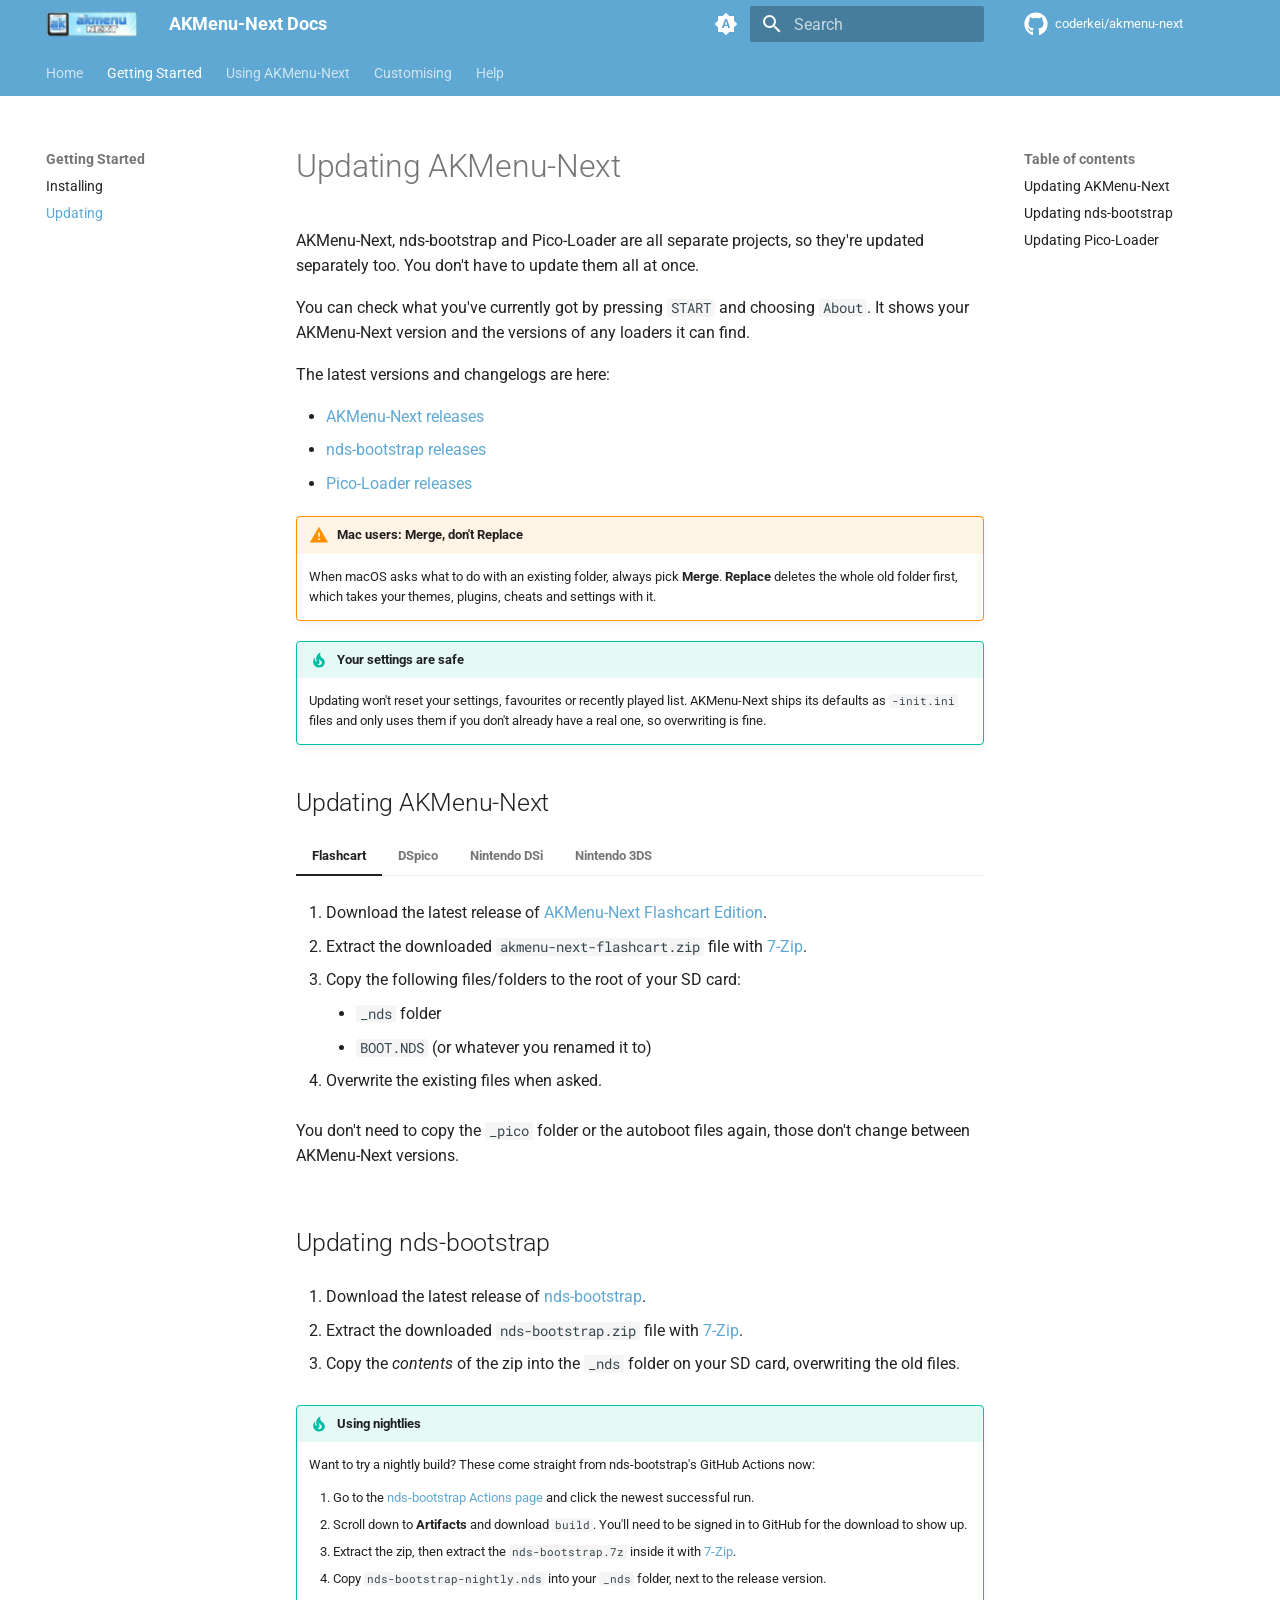
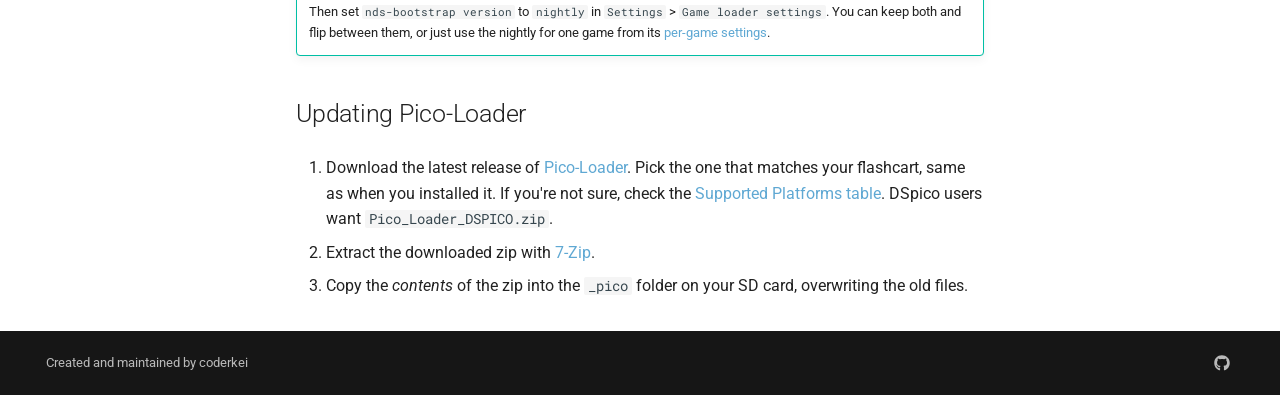
<file: guides/updating/index.html>
<!doctype html>
<html lang="en" class="no-js">
  <head>
    
      <meta charset="utf-8">
      <meta name="viewport" content="width=device-width,initial-scale=1">
      
      
      
        <link rel="canonical" href="https://coderkei.github.io/akmenu-next-docs/guides/updating/">
      
      
        <link rel="prev" href="../akmenu-next/">
      
      
        <link rel="next" href="../using/">
      
      
        
      
      
      <link rel="icon" href="../../images/favicon.png">
      <meta name="generator" content="mkdocs-1.6.1, mkdocs-material-9.8.1">
    
    
      
        <title>Updating AKMenu-Next - AKMenu-Next Docs</title>
      
    
    
      <link rel="stylesheet" href="../../assets/stylesheets/main.57a0d79d.min.css">
      
        
        <link rel="stylesheet" href="../../assets/stylesheets/palette.fb2fffe2.min.css">
      
      


    
    
      
    
    
      
        
        
        <link rel="preconnect" href="https://fonts.gstatic.com" crossorigin>
        <link rel="stylesheet" href="https://fonts.googleapis.com/css?family=Roboto:300,300i,400,400i,700,700i%7CRoboto+Mono:400,400i,700,700i&display=fallback">
        <style>:root{--md-text-font:"Roboto";--md-code-font:"Roboto Mono"}</style>
      
    
    
      <link rel="stylesheet" href="../../stylesheets/extra.css">
    
    <script>__md_scope=new URL("../..",location),__md_hash=e=>[...e].reduce(((e,_)=>(e<<5)-e+_.charCodeAt(0)),0),__md_get=(e,_=localStorage,t=__md_scope)=>JSON.parse(_.getItem(t.pathname+"."+e)),__md_set=(e,_,t=localStorage,a=__md_scope)=>{try{t.setItem(a.pathname+"."+e,JSON.stringify(_))}catch(e){}}</script>
    
      

    
    
  </head>
  
  
    
    
      
    
    
    
    
    <body dir="ltr" data-md-color-scheme="default" data-md-color-primary="indigo" data-md-color-accent="indigo">
  
    
    <input class="md-toggle" data-md-toggle="drawer" type="checkbox" id="__drawer" autocomplete="off">
    <input class="md-toggle" data-md-toggle="search" type="checkbox" id="__search" autocomplete="off">
    <label class="md-overlay" for="__drawer"></label>
    <div data-md-component="skip">
      
        
        <a href="#updating-akmenu-next" class="md-skip">
          Skip to content
        </a>
      
    </div>
    <div data-md-component="announce">
      
    </div>
    
    
      

<header class="md-header" data-md-component="header">
  <nav class="md-header__inner md-grid" aria-label="Header">
    <a href="../.." title="AKMenu-Next Docs" class="md-header__button md-logo" aria-label="AKMenu-Next Docs" data-md-component="logo">
      
  <img src="../../images/akmenu.png" alt="logo">

    </a>
    <label class="md-header__button md-icon" for="__drawer">
      
      <svg xmlns="http://www.w3.org/2000/svg" viewBox="0 0 24 24"><path d="M3 6h18v2H3zm0 5h18v2H3zm0 5h18v2H3z"/></svg>
    </label>
    <div class="md-header__title" data-md-component="header-title">
      <div class="md-header__ellipsis">
        <div class="md-header__topic">
          <span class="md-ellipsis">
            AKMenu-Next Docs
          </span>
        </div>
        <div class="md-header__topic" data-md-component="header-topic">
          <span class="md-ellipsis">
            
              Updating AKMenu-Next
            
          </span>
        </div>
      </div>
    </div>
    
      
        <form class="md-header__option" data-md-component="palette">
  
    
    
    
    <input class="md-option" data-md-color-media="(prefers-color-scheme)" data-md-color-scheme="default" data-md-color-primary="indigo" data-md-color-accent="indigo"  aria-label="Switch to light mode"  type="radio" name="__palette" id="__palette_0">
    
      <label class="md-header__button md-icon" title="Switch to light mode" for="__palette_1" hidden>
        <svg xmlns="http://www.w3.org/2000/svg" viewBox="0 0 24 24"><path d="m14.3 16-.7-2h-3.2l-.7 2H7.8L11 7h2l3.2 9zM20 8.69V4h-4.69L12 .69 8.69 4H4v4.69L.69 12 4 15.31V20h4.69L12 23.31 15.31 20H20v-4.69L23.31 12zm-9.15 3.96h2.3L12 9z"/></svg>
      </label>
    
  
    
    
    
    <input class="md-option" data-md-color-media="(prefers-color-scheme: light)" data-md-color-scheme="default" data-md-color-primary="custom" data-md-color-accent="custom"  aria-label="Switch to dark mode"  type="radio" name="__palette" id="__palette_1">
    
      <label class="md-header__button md-icon" title="Switch to dark mode" for="__palette_2" hidden>
        <svg xmlns="http://www.w3.org/2000/svg" viewBox="0 0 24 24"><path d="M12 8a4 4 0 0 0-4 4 4 4 0 0 0 4 4 4 4 0 0 0 4-4 4 4 0 0 0-4-4m0 10a6 6 0 0 1-6-6 6 6 0 0 1 6-6 6 6 0 0 1 6 6 6 6 0 0 1-6 6m8-9.31V4h-4.69L12 .69 8.69 4H4v4.69L.69 12 4 15.31V20h4.69L12 23.31 15.31 20H20v-4.69L23.31 12z"/></svg>
      </label>
    
  
    
    
    
    <input class="md-option" data-md-color-media="(prefers-color-scheme: dark)" data-md-color-scheme="slate" data-md-color-primary="custom" data-md-color-accent="custom"  aria-label="Switch to system preference"  type="radio" name="__palette" id="__palette_2">
    
      <label class="md-header__button md-icon" title="Switch to system preference" for="__palette_0" hidden>
        <svg xmlns="http://www.w3.org/2000/svg" viewBox="0 0 24 24"><path d="M12 18c-.89 0-1.74-.2-2.5-.55C11.56 16.5 13 14.42 13 12s-1.44-4.5-3.5-5.45C10.26 6.2 11.11 6 12 6a6 6 0 0 1 6 6 6 6 0 0 1-6 6m8-9.31V4h-4.69L12 .69 8.69 4H4v4.69L.69 12 4 15.31V20h4.69L12 23.31 15.31 20H20v-4.69L23.31 12z"/></svg>
      </label>
    
  
</form>
      
    
    
      <script>var palette=__md_get("__palette");if(palette&&palette.color){if("(prefers-color-scheme)"===palette.color.media){var media=matchMedia("(prefers-color-scheme: light)"),input=document.querySelector(media.matches?"[data-md-color-media='(prefers-color-scheme: light)']":"[data-md-color-media='(prefers-color-scheme: dark)']");palette.color.media=input.getAttribute("data-md-color-media"),palette.color.scheme=input.getAttribute("data-md-color-scheme"),palette.color.primary=input.getAttribute("data-md-color-primary"),palette.color.accent=input.getAttribute("data-md-color-accent")}for(var[key,value]of Object.entries(palette.color))document.body.setAttribute("data-md-color-"+key,value)}</script>
    
    
    
      
      
        <label class="md-header__button md-icon" for="__search">
          
          <svg xmlns="http://www.w3.org/2000/svg" viewBox="0 0 24 24"><path d="M9.5 3A6.5 6.5 0 0 1 16 9.5c0 1.61-.59 3.09-1.56 4.23l.27.27h.79l5 5-1.5 1.5-5-5v-.79l-.27-.27A6.52 6.52 0 0 1 9.5 16 6.5 6.5 0 0 1 3 9.5 6.5 6.5 0 0 1 9.5 3m0 2C7 5 5 7 5 9.5S7 14 9.5 14 14 12 14 9.5 12 5 9.5 5"/></svg>
        </label>
        <div class="md-search" data-md-component="search" role="dialog">
  <label class="md-search__overlay" for="__search"></label>
  <div class="md-search__inner" role="search">
    <form class="md-search__form" name="search">
      <input type="text" class="md-search__input" name="query" aria-label="Search" placeholder="Search" autocapitalize="off" autocorrect="off" autocomplete="off" spellcheck="false" data-md-component="search-query" required>
      <label class="md-search__icon md-icon" for="__search">
        
        <svg xmlns="http://www.w3.org/2000/svg" viewBox="0 0 24 24"><path d="M9.5 3A6.5 6.5 0 0 1 16 9.5c0 1.61-.59 3.09-1.56 4.23l.27.27h.79l5 5-1.5 1.5-5-5v-.79l-.27-.27A6.52 6.52 0 0 1 9.5 16 6.5 6.5 0 0 1 3 9.5 6.5 6.5 0 0 1 9.5 3m0 2C7 5 5 7 5 9.5S7 14 9.5 14 14 12 14 9.5 12 5 9.5 5"/></svg>
        
        <svg xmlns="http://www.w3.org/2000/svg" viewBox="0 0 24 24"><path d="M20 11v2H8l5.5 5.5-1.42 1.42L4.16 12l7.92-7.92L13.5 5.5 8 11z"/></svg>
      </label>
      <nav class="md-search__options" aria-label="Search">
        
        <button type="reset" class="md-search__icon md-icon" title="Clear" aria-label="Clear" tabindex="-1">
          
          <svg xmlns="http://www.w3.org/2000/svg" viewBox="0 0 24 24"><path d="M19 6.41 17.59 5 12 10.59 6.41 5 5 6.41 10.59 12 5 17.59 6.41 19 12 13.41 17.59 19 19 17.59 13.41 12z"/></svg>
        </button>
      </nav>
      
    </form>
    <div class="md-search__output">
      <div class="md-search__scrollwrap" tabindex="0" data-md-scrollfix>
        <div class="md-search-result" data-md-component="search-result">
          <div class="md-search-result__meta">
            Initializing search
          </div>
          <ol class="md-search-result__list" role="presentation"></ol>
        </div>
      </div>
    </div>
  </div>
</div>
      
    
    
      <div class="md-header__source">
        <a href="https://github.com/coderkei/akmenu-next" title="Go to repository" class="md-source" data-md-component="source">
  <div class="md-source__icon md-icon">
    
    <svg xmlns="http://www.w3.org/2000/svg" viewBox="0 0 512 512"><!--! Font Awesome Free 7.1.0 by @fontawesome - https://fontawesome.com License - https://fontawesome.com/license/free (Icons: CC BY 4.0, Fonts: SIL OFL 1.1, Code: MIT License) Copyright 2025 Fonticons, Inc.--><path d="M173.9 397.4c0 2-2.3 3.6-5.2 3.6-3.3.3-5.6-1.3-5.6-3.6 0-2 2.3-3.6 5.2-3.6 3-.3 5.6 1.3 5.6 3.6m-31.1-4.5c-.7 2 1.3 4.3 4.3 4.9 2.6 1 5.6 0 6.2-2s-1.3-4.3-4.3-5.2c-2.6-.7-5.5.3-6.2 2.3m44.2-1.7c-2.9.7-4.9 2.6-4.6 4.9.3 2 2.9 3.3 5.9 2.6 2.9-.7 4.9-2.6 4.6-4.6-.3-1.9-3-3.2-5.9-2.9M252.8 8C114.1 8 8 113.3 8 252c0 110.9 69.8 205.8 169.5 239.2 12.8 2.3 17.3-5.6 17.3-12.1 0-6.2-.3-40.4-.3-61.4 0 0-70 15-84.7-29.8 0 0-11.4-29.1-27.8-36.6 0 0-22.9-15.7 1.6-15.4 0 0 24.9 2 38.6 25.8 21.9 38.6 58.6 27.5 72.9 20.9 2.3-16 8.8-27.1 16-33.7-55.9-6.2-112.3-14.3-112.3-110.5 0-27.5 7.6-41.3 23.6-58.9-2.6-6.5-11.1-33.3 2.6-67.9 20.9-6.5 69 27 69 27 20-5.6 41.5-8.5 62.8-8.5s42.8 2.9 62.8 8.5c0 0 48.1-33.6 69-27 13.7 34.7 5.2 61.4 2.6 67.9 16 17.7 25.8 31.5 25.8 58.9 0 96.5-58.9 104.2-114.8 110.5 9.2 7.9 17 22.9 17 46.4 0 33.7-.3 75.4-.3 83.6 0 6.5 4.6 14.4 17.3 12.1C436.2 457.8 504 362.9 504 252 504 113.3 391.5 8 252.8 8M105.2 352.9c-1.3 1-1 3.3.7 5.2 1.6 1.6 3.9 2.3 5.2 1 1.3-1 1-3.3-.7-5.2-1.6-1.6-3.9-2.3-5.2-1m-10.8-8.1c-.7 1.3.3 2.9 2.3 3.9 1.6 1 3.6.7 4.3-.7.7-1.3-.3-2.9-2.3-3.9-2-.6-3.6-.3-4.3.7m32.4 35.6c-1.6 1.3-1 4.3 1.3 6.2 2.3 2.3 5.2 2.6 6.5 1 1.3-1.3.7-4.3-1.3-6.2-2.2-2.3-5.2-2.6-6.5-1m-11.4-14.7c-1.6 1-1.6 3.6 0 5.9s4.3 3.3 5.6 2.3c1.6-1.3 1.6-3.9 0-6.2-1.4-2.3-4-3.3-5.6-2"/></svg>
  </div>
  <div class="md-source__repository">
    coderkei/akmenu-next
  </div>
</a>
      </div>
    
  </nav>
  
</header>
    
    <div class="md-container" data-md-component="container">
      
      
        
          
            
<nav class="md-tabs" aria-label="Tabs" data-md-component="tabs">
  <div class="md-grid">
    <ul class="md-tabs__list">
      
        
  
  
  
  
    <li class="md-tabs__item">
      <a href="../.." class="md-tabs__link">
        
  
  
    
  
  Home

      </a>
    </li>
  

      
        
  
  
  
    
  
  
    
    
      <li class="md-tabs__item md-tabs__item--active">
        <a href="../akmenu-next/" class="md-tabs__link">
          
  
  
  Getting Started

        </a>
      </li>
    
  

      
        
  
  
  
  
    
    
      <li class="md-tabs__item">
        <a href="../using/" class="md-tabs__link">
          
  
  
  Using AKMenu-Next

        </a>
      </li>
    
  

      
        
  
  
  
  
    
    
      <li class="md-tabs__item">
        <a href="../themes/" class="md-tabs__link">
          
  
  
  Customising

        </a>
      </li>
    
  

      
        
  
  
  
  
    
    
      <li class="md-tabs__item">
        <a href="../faq/" class="md-tabs__link">
          
  
  
  Help

        </a>
      </li>
    
  

      
    </ul>
  </div>
</nav>
          
        
      
      <main class="md-main" data-md-component="main">
        <div class="md-main__inner md-grid">
          
            
              
              <div class="md-sidebar md-sidebar--primary" data-md-component="sidebar" data-md-type="navigation" >
                <div class="md-sidebar__scrollwrap">
                  <div class="md-sidebar__inner">
                    


  


<nav class="md-nav md-nav--primary md-nav--lifted" aria-label="Navigation" data-md-level="0">
  <label class="md-nav__title" for="__drawer">
    <a href="../.." title="AKMenu-Next Docs" class="md-nav__button md-logo" aria-label="AKMenu-Next Docs" data-md-component="logo">
      
  <img src="../../images/akmenu.png" alt="logo">

    </a>
    AKMenu-Next Docs
  </label>
  
    <div class="md-nav__source">
      <a href="https://github.com/coderkei/akmenu-next" title="Go to repository" class="md-source" data-md-component="source">
  <div class="md-source__icon md-icon">
    
    <svg xmlns="http://www.w3.org/2000/svg" viewBox="0 0 512 512"><!--! Font Awesome Free 7.1.0 by @fontawesome - https://fontawesome.com License - https://fontawesome.com/license/free (Icons: CC BY 4.0, Fonts: SIL OFL 1.1, Code: MIT License) Copyright 2025 Fonticons, Inc.--><path d="M173.9 397.4c0 2-2.3 3.6-5.2 3.6-3.3.3-5.6-1.3-5.6-3.6 0-2 2.3-3.6 5.2-3.6 3-.3 5.6 1.3 5.6 3.6m-31.1-4.5c-.7 2 1.3 4.3 4.3 4.9 2.6 1 5.6 0 6.2-2s-1.3-4.3-4.3-5.2c-2.6-.7-5.5.3-6.2 2.3m44.2-1.7c-2.9.7-4.9 2.6-4.6 4.9.3 2 2.9 3.3 5.9 2.6 2.9-.7 4.9-2.6 4.6-4.6-.3-1.9-3-3.2-5.9-2.9M252.8 8C114.1 8 8 113.3 8 252c0 110.9 69.8 205.8 169.5 239.2 12.8 2.3 17.3-5.6 17.3-12.1 0-6.2-.3-40.4-.3-61.4 0 0-70 15-84.7-29.8 0 0-11.4-29.1-27.8-36.6 0 0-22.9-15.7 1.6-15.4 0 0 24.9 2 38.6 25.8 21.9 38.6 58.6 27.5 72.9 20.9 2.3-16 8.8-27.1 16-33.7-55.9-6.2-112.3-14.3-112.3-110.5 0-27.5 7.6-41.3 23.6-58.9-2.6-6.5-11.1-33.3 2.6-67.9 20.9-6.5 69 27 69 27 20-5.6 41.5-8.5 62.8-8.5s42.8 2.9 62.8 8.5c0 0 48.1-33.6 69-27 13.7 34.7 5.2 61.4 2.6 67.9 16 17.7 25.8 31.5 25.8 58.9 0 96.5-58.9 104.2-114.8 110.5 9.2 7.9 17 22.9 17 46.4 0 33.7-.3 75.4-.3 83.6 0 6.5 4.6 14.4 17.3 12.1C436.2 457.8 504 362.9 504 252 504 113.3 391.5 8 252.8 8M105.2 352.9c-1.3 1-1 3.3.7 5.2 1.6 1.6 3.9 2.3 5.2 1 1.3-1 1-3.3-.7-5.2-1.6-1.6-3.9-2.3-5.2-1m-10.8-8.1c-.7 1.3.3 2.9 2.3 3.9 1.6 1 3.6.7 4.3-.7.7-1.3-.3-2.9-2.3-3.9-2-.6-3.6-.3-4.3.7m32.4 35.6c-1.6 1.3-1 4.3 1.3 6.2 2.3 2.3 5.2 2.6 6.5 1 1.3-1.3.7-4.3-1.3-6.2-2.2-2.3-5.2-2.6-6.5-1m-11.4-14.7c-1.6 1-1.6 3.6 0 5.9s4.3 3.3 5.6 2.3c1.6-1.3 1.6-3.9 0-6.2-1.4-2.3-4-3.3-5.6-2"/></svg>
  </div>
  <div class="md-source__repository">
    coderkei/akmenu-next
  </div>
</a>
    </div>
  
  <ul class="md-nav__list" data-md-scrollfix>
    
      
      
  
  
  
  
    <li class="md-nav__item">
      <a href="../.." class="md-nav__link">
        
  
  
  <span class="md-ellipsis">
    
  
    Home
  

    
  </span>
  
  

      </a>
    </li>
  

    
      
      
  
  
    
  
  
  
    
    
    
    
      
        
        
      
      
    
    
    <li class="md-nav__item md-nav__item--active md-nav__item--section md-nav__item--nested">
      
        
        
        <input class="md-nav__toggle md-toggle " type="checkbox" id="__nav_2" checked>
        
          
          <label class="md-nav__link" for="__nav_2" id="__nav_2_label" tabindex="">
            
  
  
  <span class="md-ellipsis">
    
  
    Getting Started
  

    
  </span>
  
  

            <span class="md-nav__icon md-icon"></span>
          </label>
        
        <nav class="md-nav" data-md-level="1" aria-labelledby="__nav_2_label" aria-expanded="true">
          <label class="md-nav__title" for="__nav_2">
            <span class="md-nav__icon md-icon"></span>
            
  
    Getting Started
  

          </label>
          <ul class="md-nav__list" data-md-scrollfix>
            
              
                
  
  
  
  
    <li class="md-nav__item">
      <a href="../akmenu-next/" class="md-nav__link">
        
  
  
  <span class="md-ellipsis">
    
  
    Installing
  

    
  </span>
  
  

      </a>
    </li>
  

              
            
              
                
  
  
    
  
  
  
    <li class="md-nav__item md-nav__item--active">
      
      <input class="md-nav__toggle md-toggle" type="checkbox" id="__toc">
      
      
        
      
      
        <label class="md-nav__link md-nav__link--active" for="__toc">
          
  
  
  <span class="md-ellipsis">
    
  
    Updating
  

    
  </span>
  
  

          <span class="md-nav__icon md-icon"></span>
        </label>
      
      <a href="./" class="md-nav__link md-nav__link--active">
        
  
  
  <span class="md-ellipsis">
    
  
    Updating
  

    
  </span>
  
  

      </a>
      
        

<nav class="md-nav md-nav--secondary" aria-label="Table of contents">
  
  
  
    
  
  
    <label class="md-nav__title" for="__toc">
      <span class="md-nav__icon md-icon"></span>
      Table of contents
    </label>
    <ul class="md-nav__list" data-md-component="toc" data-md-scrollfix>
      
        <li class="md-nav__item">
  <a href="#updating-akmenu-next_1" class="md-nav__link">
    <span class="md-ellipsis">
      
        Updating AKMenu-Next
      
    </span>
  </a>
  
</li>
      
        <li class="md-nav__item">
  <a href="#updating-nds-bootstrap" class="md-nav__link">
    <span class="md-ellipsis">
      
        Updating nds-bootstrap
      
    </span>
  </a>
  
</li>
      
        <li class="md-nav__item">
  <a href="#updating-pico-loader" class="md-nav__link">
    <span class="md-ellipsis">
      
        Updating Pico-Loader
      
    </span>
  </a>
  
</li>
      
    </ul>
  
</nav>
      
    </li>
  

              
            
          </ul>
        </nav>
      
    </li>
  

    
      
      
  
  
  
  
    
    
    
    
      
      
    
    
    <li class="md-nav__item md-nav__item--nested">
      
        
        
        <input class="md-nav__toggle md-toggle " type="checkbox" id="__nav_3" >
        
          
          <label class="md-nav__link" for="__nav_3" id="__nav_3_label" tabindex="0">
            
  
  
  <span class="md-ellipsis">
    
  
    Using AKMenu-Next
  

    
  </span>
  
  

            <span class="md-nav__icon md-icon"></span>
          </label>
        
        <nav class="md-nav" data-md-level="1" aria-labelledby="__nav_3_label" aria-expanded="false">
          <label class="md-nav__title" for="__nav_3">
            <span class="md-nav__icon md-icon"></span>
            
  
    Using AKMenu-Next
  

          </label>
          <ul class="md-nav__list" data-md-scrollfix>
            
              
                
  
  
  
  
    <li class="md-nav__item">
      <a href="../using/" class="md-nav__link">
        
  
  
  <span class="md-ellipsis">
    
  
    Using the Menu
  

    
  </span>
  
  

      </a>
    </li>
  

              
            
              
                
  
  
  
  
    <li class="md-nav__item">
      <a href="../settings/" class="md-nav__link">
        
  
  
  <span class="md-ellipsis">
    
  
    Settings
  

    
  </span>
  
  

      </a>
    </li>
  

              
            
              
                
  
  
  
  
    <li class="md-nav__item">
      <a href="../dsiware/" class="md-nav__link">
        
  
  
  <span class="md-ellipsis">
    
  
    Running DSiWare
  

    
  </span>
  
  

      </a>
    </li>
  

              
            
          </ul>
        </nav>
      
    </li>
  

    
      
      
  
  
  
  
    
    
    
    
      
      
    
    
    <li class="md-nav__item md-nav__item--nested">
      
        
        
        <input class="md-nav__toggle md-toggle " type="checkbox" id="__nav_4" >
        
          
          <label class="md-nav__link" for="__nav_4" id="__nav_4_label" tabindex="0">
            
  
  
  <span class="md-ellipsis">
    
  
    Customising
  

    
  </span>
  
  

            <span class="md-nav__icon md-icon"></span>
          </label>
        
        <nav class="md-nav" data-md-level="1" aria-labelledby="__nav_4_label" aria-expanded="false">
          <label class="md-nav__title" for="__nav_4">
            <span class="md-nav__icon md-icon"></span>
            
  
    Customising
  

          </label>
          <ul class="md-nav__list" data-md-scrollfix>
            
              
                
  
  
  
  
    <li class="md-nav__item">
      <a href="../themes/" class="md-nav__link">
        
  
  
  <span class="md-ellipsis">
    
  
    Themes
  

    
  </span>
  
  

      </a>
    </li>
  

              
            
              
                
  
  
  
  
    <li class="md-nav__item">
      <a href="../plugins/" class="md-nav__link">
        
  
  
  <span class="md-ellipsis">
    
  
    Plugins
  

    
  </span>
  
  

      </a>
    </li>
  

              
            
          </ul>
        </nav>
      
    </li>
  

    
      
      
  
  
  
  
    
    
    
    
      
      
    
    
    <li class="md-nav__item md-nav__item--nested">
      
        
        
        <input class="md-nav__toggle md-toggle " type="checkbox" id="__nav_5" >
        
          
          <label class="md-nav__link" for="__nav_5" id="__nav_5_label" tabindex="0">
            
  
  
  <span class="md-ellipsis">
    
  
    Help
  

    
  </span>
  
  

            <span class="md-nav__icon md-icon"></span>
          </label>
        
        <nav class="md-nav" data-md-level="1" aria-labelledby="__nav_5_label" aria-expanded="false">
          <label class="md-nav__title" for="__nav_5">
            <span class="md-nav__icon md-icon"></span>
            
  
    Help
  

          </label>
          <ul class="md-nav__list" data-md-scrollfix>
            
              
                
  
  
  
  
    <li class="md-nav__item">
      <a href="../faq/" class="md-nav__link">
        
  
  
  <span class="md-ellipsis">
    
  
    FAQ
  

    
  </span>
  
  

      </a>
    </li>
  

              
            
              
                
  
  
  
  
    <li class="md-nav__item">
      <a href="../troubleshooting/" class="md-nav__link">
        
  
  
  <span class="md-ellipsis">
    
  
    Troubleshooting
  

    
  </span>
  
  

      </a>
    </li>
  

              
            
          </ul>
        </nav>
      
    </li>
  

    
  </ul>
</nav>
                  </div>
                </div>
              </div>
            
            
              
              <div class="md-sidebar md-sidebar--secondary" data-md-component="sidebar" data-md-type="toc" >
                <div class="md-sidebar__scrollwrap">
                  <div class="md-sidebar__inner">
                    

<nav class="md-nav md-nav--secondary" aria-label="Table of contents">
  
  
  
    
  
  
    <label class="md-nav__title" for="__toc">
      <span class="md-nav__icon md-icon"></span>
      Table of contents
    </label>
    <ul class="md-nav__list" data-md-component="toc" data-md-scrollfix>
      
        <li class="md-nav__item">
  <a href="#updating-akmenu-next_1" class="md-nav__link">
    <span class="md-ellipsis">
      
        Updating AKMenu-Next
      
    </span>
  </a>
  
</li>
      
        <li class="md-nav__item">
  <a href="#updating-nds-bootstrap" class="md-nav__link">
    <span class="md-ellipsis">
      
        Updating nds-bootstrap
      
    </span>
  </a>
  
</li>
      
        <li class="md-nav__item">
  <a href="#updating-pico-loader" class="md-nav__link">
    <span class="md-ellipsis">
      
        Updating Pico-Loader
      
    </span>
  </a>
  
</li>
      
    </ul>
  
</nav>
                  </div>
                </div>
              </div>
            
          
          
            <div class="md-content" data-md-component="content">
              
              <article class="md-content__inner md-typeset">
                
                  


  
  


<h1 id="updating-akmenu-next">Updating AKMenu-Next</h1>
<p>AKMenu-Next, nds-bootstrap and Pico-Loader are all separate projects, so they're updated separately too. You don't have to update them all at once.</p>
<p>You can check what you've currently got by pressing <code>START</code> and choosing <code>About</code>. It shows your AKMenu-Next version and the versions of any loaders it can find.</p>
<p>The latest versions and changelogs are here:</p>
<ul>
<li><a href="https://github.com/coderkei/akmenu-next/releases/latest">AKMenu-Next releases</a></li>
<li><a href="https://github.com/DS-Homebrew/nds-bootstrap/releases/latest">nds-bootstrap releases</a></li>
<li><a href="https://github.com/LNH-team/pico-loader/releases/latest">Pico-Loader releases</a></li>
</ul>
<div class="admonition warning">
<p class="admonition-title">Mac users: Merge, don't Replace</p>
<p>When macOS asks what to do with an existing folder, always pick <strong>Merge</strong>. <strong>Replace</strong> deletes the whole old folder first, which takes your themes, plugins, cheats and settings with it.</p>
</div>
<div class="admonition tip">
<p class="admonition-title">Your settings are safe</p>
<p>Updating won't reset your settings, favourites or recently played list. AKMenu-Next ships its defaults as <code>-init.ini</code> files and only uses them if you don't already have a real one, so overwriting is fine.</p>
</div>
<h2 id="updating-akmenu-next_1">Updating AKMenu-Next</h2>
<div class="tabbed-set tabbed-alternate" data-tabs="1:4"><input checked="checked" id="flashcart" name="__tabbed_1" type="radio" /><input id="dspico" name="__tabbed_1" type="radio" /><input id="nintendo-dsi" name="__tabbed_1" type="radio" /><input id="nintendo-3ds" name="__tabbed_1" type="radio" /><div class="tabbed-labels"><label for="flashcart">Flashcart</label><label for="dspico">DSpico</label><label for="nintendo-dsi">Nintendo DSi</label><label for="nintendo-3ds">Nintendo 3DS</label></div>
<div class="tabbed-content">
<div class="tabbed-block">
<ol>
<li>
<p>Download the latest release of <a href="https://github.com/coderkei/akmenu-next/releases/latest/download/akmenu-next-flashcart.zip">AKMenu-Next Flashcart Edition</a>.</p>
</li>
<li>
<p>Extract the downloaded <code>akmenu-next-flashcart.zip</code> file with <a href="https://www.7-zip.org/">7-Zip</a>.</p>
</li>
<li>
<p>Copy the following files/folders to the root of your SD card:</p>
<ul>
<li><code>_nds</code> folder</li>
<li><code>BOOT.NDS</code> (or whatever you renamed it to)</li>
</ul>
</li>
<li>
<p>Overwrite the existing files when asked.</p>
</li>
</ol>
<p>You don't need to copy the <code>_pico</code> folder or the autoboot files again, those don't change between AKMenu-Next versions.</p>
</div>
<div class="tabbed-block">
<ol>
<li>
<p>Download the latest release of <a href="https://github.com/coderkei/akmenu-next/releases/latest/download/akmenu-next-pico.zip">AKMenu-Next DSpico Edition</a>.</p>
</li>
<li>
<p>Extract the downloaded <code>akmenu-next-pico.zip</code> file with <a href="https://www.7-zip.org/">7-Zip</a>.</p>
</li>
<li>
<p>Copy the following files/folders to the root of your SD card:</p>
<ul>
<li><code>_nds</code> folder</li>
<li><code>BOOT.NDS</code></li>
<li><code>_picoboot.nds</code> (only if you autoboot AKMenu-Next)</li>
</ul>
</li>
<li>
<p>Overwrite the existing files when asked.</p>
</li>
</ol>
</div>
<div class="tabbed-block">
<ol>
<li>
<p>Download the latest release of <a href="https://github.com/coderkei/akmenu-next/releases/latest/download/akmenu-next-dsi.zip">AKMenu-Next DSi Edition</a>.</p>
</li>
<li>
<p>Extract the downloaded <code>akmenu-next-dsi.zip</code> file with <a href="https://www.7-zip.org/">7-Zip</a>.</p>
</li>
<li>
<p>Copy the following files/folders to the root of your SD card:</p>
<ul>
<li><code>_nds</code> folder</li>
<li><code>akmenu-next.dsi</code></li>
<li><code>BOOT.NDS</code> (skip this if you use TWiLight Menu++)</li>
<li><code>title</code> folder (only if you have AKMenu-Next installed as a HiyaCFW app)</li>
</ul>
</li>
<li>
<p>Overwrite the existing files when asked.</p>
</li>
</ol>
</div>
<div class="tabbed-block">
<ol>
<li>
<p>Download the latest release of <a href="https://github.com/coderkei/akmenu-next/releases/latest/download/akmenu-next-3ds.zip">AKMenu-Next 3DS Edition</a>.</p>
</li>
<li>
<p>Extract the downloaded <code>akmenu-next-3ds.zip</code> file with <a href="https://www.7-zip.org/">7-Zip</a>.</p>
</li>
<li>
<p>Copy the following files/folders to the root of your SD card:</p>
<ul>
<li><code>_nds</code> folder</li>
<li><code>akmenu-next.cia</code></li>
<li><code>BOOT.NDS</code> (skip this if you use TWiLight Menu++)</li>
</ul>
</li>
<li>
<p>Overwrite the existing files when asked.</p>
</li>
<li>
<p>Install <code>akmenu-next.cia</code> with FBI again. You might need to restart your 3DS before the new version shows up.</p>
</li>
</ol>
</div>
</div>
</div>
<h2 id="updating-nds-bootstrap">Updating nds-bootstrap</h2>
<ol>
<li>
<p>Download the latest release of <a href="https://github.com/DS-Homebrew/nds-bootstrap/releases/latest/download/nds-bootstrap.zip">nds-bootstrap</a>.</p>
</li>
<li>
<p>Extract the downloaded <code>nds-bootstrap.zip</code> file with <a href="https://www.7-zip.org/">7-Zip</a>.</p>
</li>
<li>
<p>Copy the <em>contents</em> of the zip into the <code>_nds</code> folder on your SD card, overwriting the old files.</p>
</li>
</ol>
<div class="admonition tip">
<p class="admonition-title">Using nightlies</p>
<p>Want to try a nightly build? These come straight from nds-bootstrap's GitHub Actions now:</p>
<ol>
<li>Go to the <a href="https://github.com/DS-Homebrew/nds-bootstrap/actions/workflows/build.yml?query=branch%3Amaster+is%3Asuccess">nds-bootstrap Actions page</a> and click the newest successful run.</li>
<li>Scroll down to <strong>Artifacts</strong> and download <code>build</code>. You'll need to be signed in to GitHub for the download to show up.</li>
<li>Extract the zip, then extract the <code>nds-bootstrap.7z</code> inside it with <a href="https://www.7-zip.org/">7-Zip</a>.</li>
<li>Copy <code>nds-bootstrap-nightly.nds</code> into your <code>_nds</code> folder, next to the release version.</li>
</ol>
<p>Then set <code>nds-bootstrap version</code> to <code>nightly</code> in <code>Settings</code> &gt; <code>Game loader settings</code>. You can keep both and flip between them, or just use the nightly for one game from its <a href="../using/#per-game-settings">per-game settings</a>.</p>
</div>
<h2 id="updating-pico-loader">Updating Pico-Loader</h2>
<ol>
<li>
<p>Download the latest release of <a href="https://github.com/LNH-team/pico-loader/releases/latest">Pico-Loader</a>. Pick the one that matches your flashcart, same as when you installed it. If you're not sure, check the <a href="https://github.com/LNH-team/pico-loader#supported-platforms">Supported Platforms table</a>. DSpico users want <code>Pico_Loader_DSPICO.zip</code>.</p>
</li>
<li>
<p>Extract the downloaded zip with <a href="https://www.7-zip.org/">7-Zip</a>.</p>
</li>
<li>
<p>Copy the <em>contents</em> of the zip into the <code>_pico</code> folder on your SD card, overwriting the old files.</p>
</li>
</ol>







  
  






                
              </article>
            </div>
          
          
<script>var target=document.getElementById(location.hash.slice(1));target&&target.name&&(target.checked=target.name.startsWith("__tabbed_"))</script>
        </div>
        
      </main>
      
        <footer class="md-footer">
  
  <div class="md-footer-meta md-typeset">
    <div class="md-footer-meta__inner md-grid">
      <div class="md-copyright">
  
    <div class="md-copyright__highlight">
      Created and maintained by coderkei
    </div>
  
  
</div>
      
        
<div class="md-social">
  
    
    
    
    
      
      
    
    <a href="https://github.com/coderkei" target="_blank" rel="noopener" title="github.com" class="md-social__link">
      <svg xmlns="http://www.w3.org/2000/svg" viewBox="0 0 512 512"><!--! Font Awesome Free 7.1.0 by @fontawesome - https://fontawesome.com License - https://fontawesome.com/license/free (Icons: CC BY 4.0, Fonts: SIL OFL 1.1, Code: MIT License) Copyright 2025 Fonticons, Inc.--><path d="M173.9 397.4c0 2-2.3 3.6-5.2 3.6-3.3.3-5.6-1.3-5.6-3.6 0-2 2.3-3.6 5.2-3.6 3-.3 5.6 1.3 5.6 3.6m-31.1-4.5c-.7 2 1.3 4.3 4.3 4.9 2.6 1 5.6 0 6.2-2s-1.3-4.3-4.3-5.2c-2.6-.7-5.5.3-6.2 2.3m44.2-1.7c-2.9.7-4.9 2.6-4.6 4.9.3 2 2.9 3.3 5.9 2.6 2.9-.7 4.9-2.6 4.6-4.6-.3-1.9-3-3.2-5.9-2.9M252.8 8C114.1 8 8 113.3 8 252c0 110.9 69.8 205.8 169.5 239.2 12.8 2.3 17.3-5.6 17.3-12.1 0-6.2-.3-40.4-.3-61.4 0 0-70 15-84.7-29.8 0 0-11.4-29.1-27.8-36.6 0 0-22.9-15.7 1.6-15.4 0 0 24.9 2 38.6 25.8 21.9 38.6 58.6 27.5 72.9 20.9 2.3-16 8.8-27.1 16-33.7-55.9-6.2-112.3-14.3-112.3-110.5 0-27.5 7.6-41.3 23.6-58.9-2.6-6.5-11.1-33.3 2.6-67.9 20.9-6.5 69 27 69 27 20-5.6 41.5-8.5 62.8-8.5s42.8 2.9 62.8 8.5c0 0 48.1-33.6 69-27 13.7 34.7 5.2 61.4 2.6 67.9 16 17.7 25.8 31.5 25.8 58.9 0 96.5-58.9 104.2-114.8 110.5 9.2 7.9 17 22.9 17 46.4 0 33.7-.3 75.4-.3 83.6 0 6.5 4.6 14.4 17.3 12.1C436.2 457.8 504 362.9 504 252 504 113.3 391.5 8 252.8 8M105.2 352.9c-1.3 1-1 3.3.7 5.2 1.6 1.6 3.9 2.3 5.2 1 1.3-1 1-3.3-.7-5.2-1.6-1.6-3.9-2.3-5.2-1m-10.8-8.1c-.7 1.3.3 2.9 2.3 3.9 1.6 1 3.6.7 4.3-.7.7-1.3-.3-2.9-2.3-3.9-2-.6-3.6-.3-4.3.7m32.4 35.6c-1.6 1.3-1 4.3 1.3 6.2 2.3 2.3 5.2 2.6 6.5 1 1.3-1.3.7-4.3-1.3-6.2-2.2-2.3-5.2-2.6-6.5-1m-11.4-14.7c-1.6 1-1.6 3.6 0 5.9s4.3 3.3 5.6 2.3c1.6-1.3 1.6-3.9 0-6.2-1.4-2.3-4-3.3-5.6-2"/></svg>
    </a>
  
</div>
      
    </div>
  </div>
</footer>
      
    </div>
    <div class="md-dialog" data-md-component="dialog">
      <div class="md-dialog__inner md-typeset"></div>
    </div>
    
    
    
      
      
      <script id="__config" type="application/json">{"annotate": null, "base": "../..", "features": ["navigation.tabs", "content.tooltips"], "search": "../../assets/javascripts/workers/search.a7633da7.min.js", "tags": null, "translations": {"clipboard.copied": "Copied to clipboard", "clipboard.copy": "Copy to clipboard", "search.result.more.one": "1 more on this page", "search.result.more.other": "# more on this page", "search.result.none": "No matching documents", "search.result.one": "1 matching document", "search.result.other": "# matching documents", "search.result.placeholder": "Type to start searching", "search.result.term.missing": "Missing", "select.version": "Select version"}, "version": null}</script>
    
    
      <script src="../../assets/javascripts/bundle.a5f9d56c.min.js"></script>
      
    
  </body>
</html>
</file>
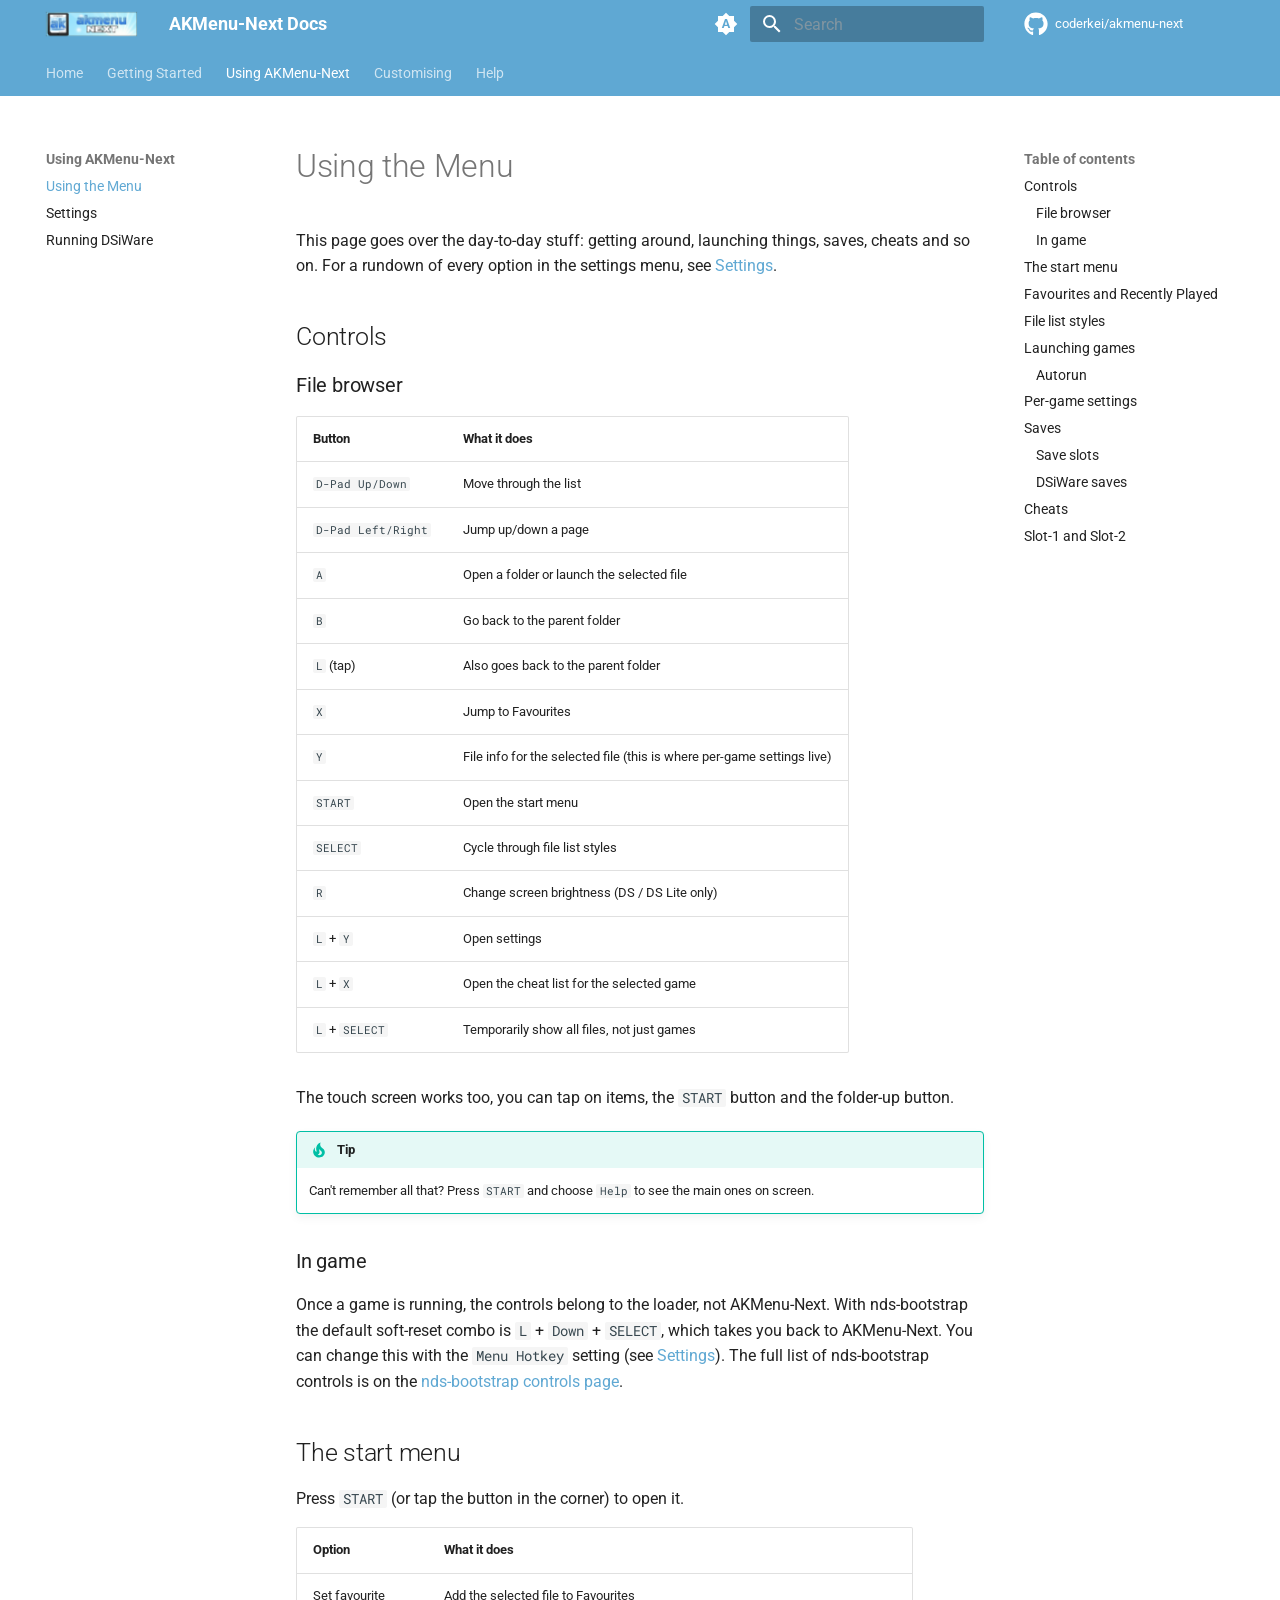
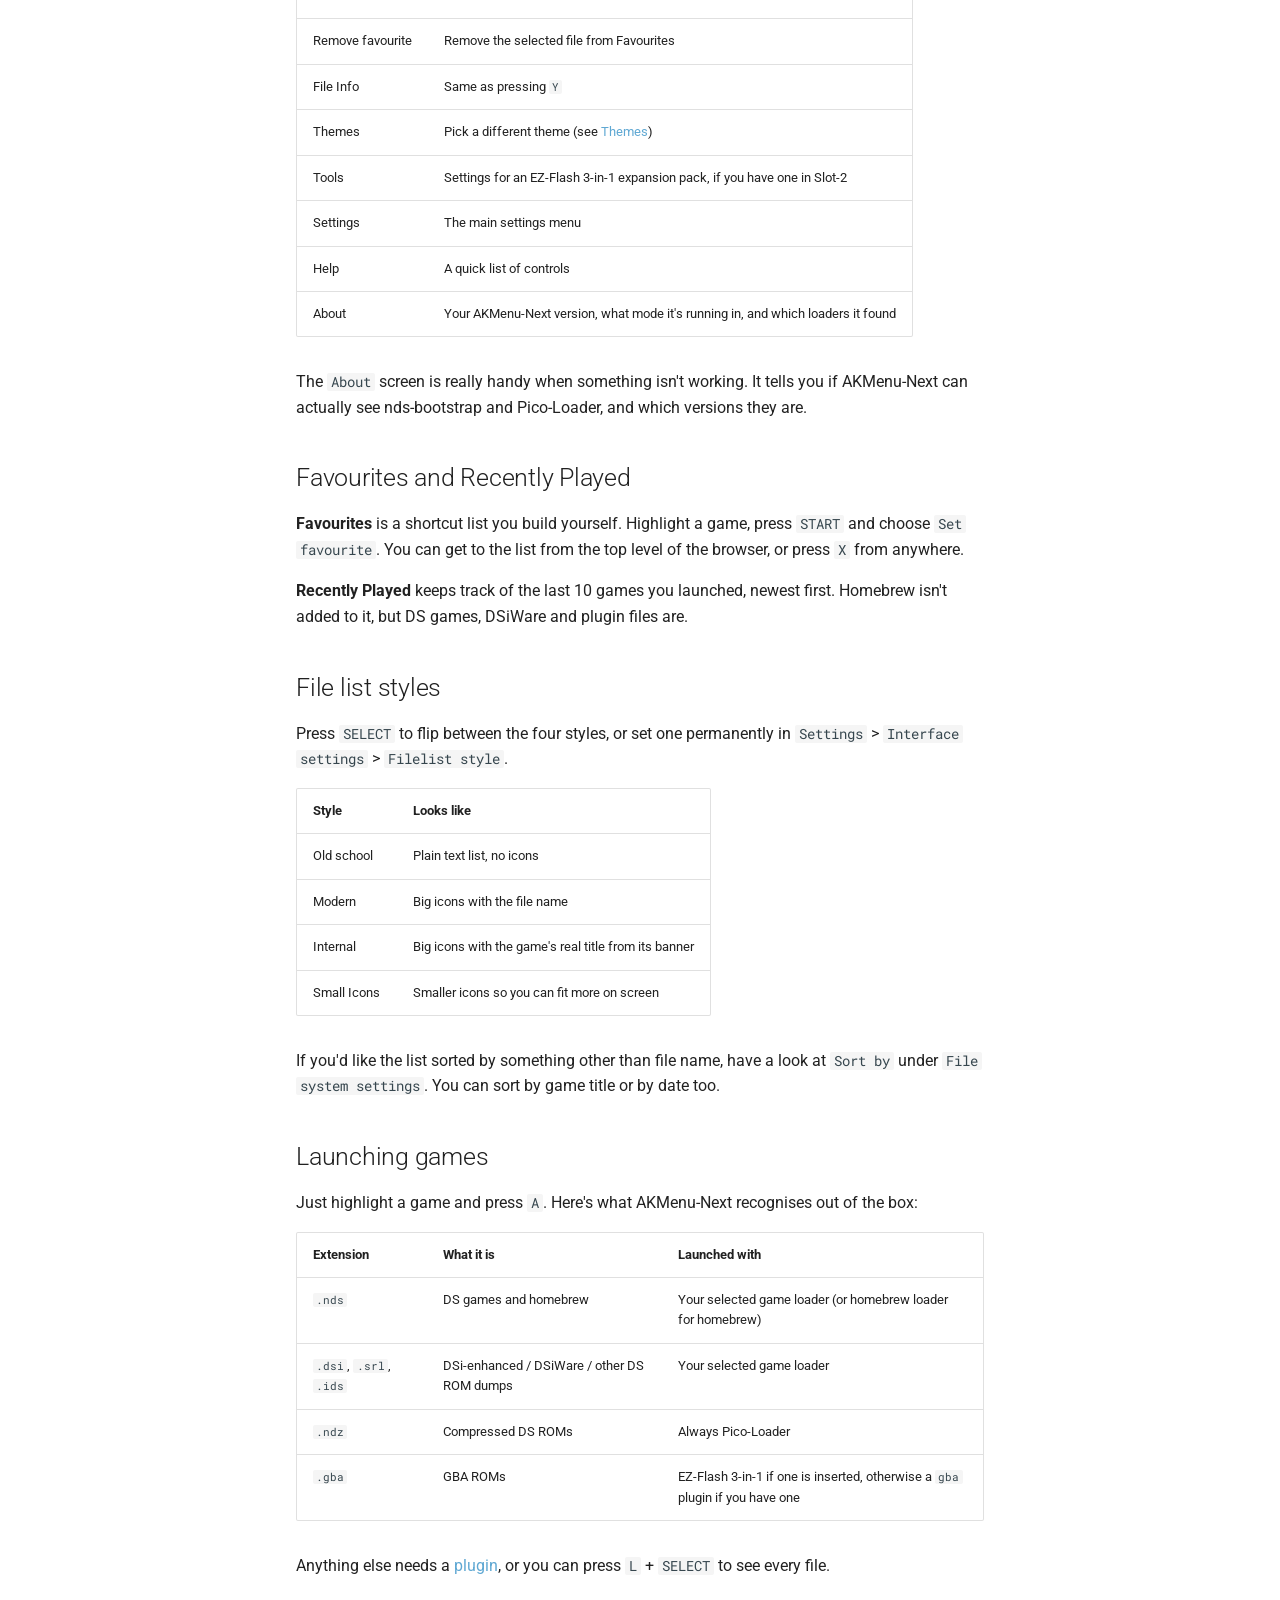
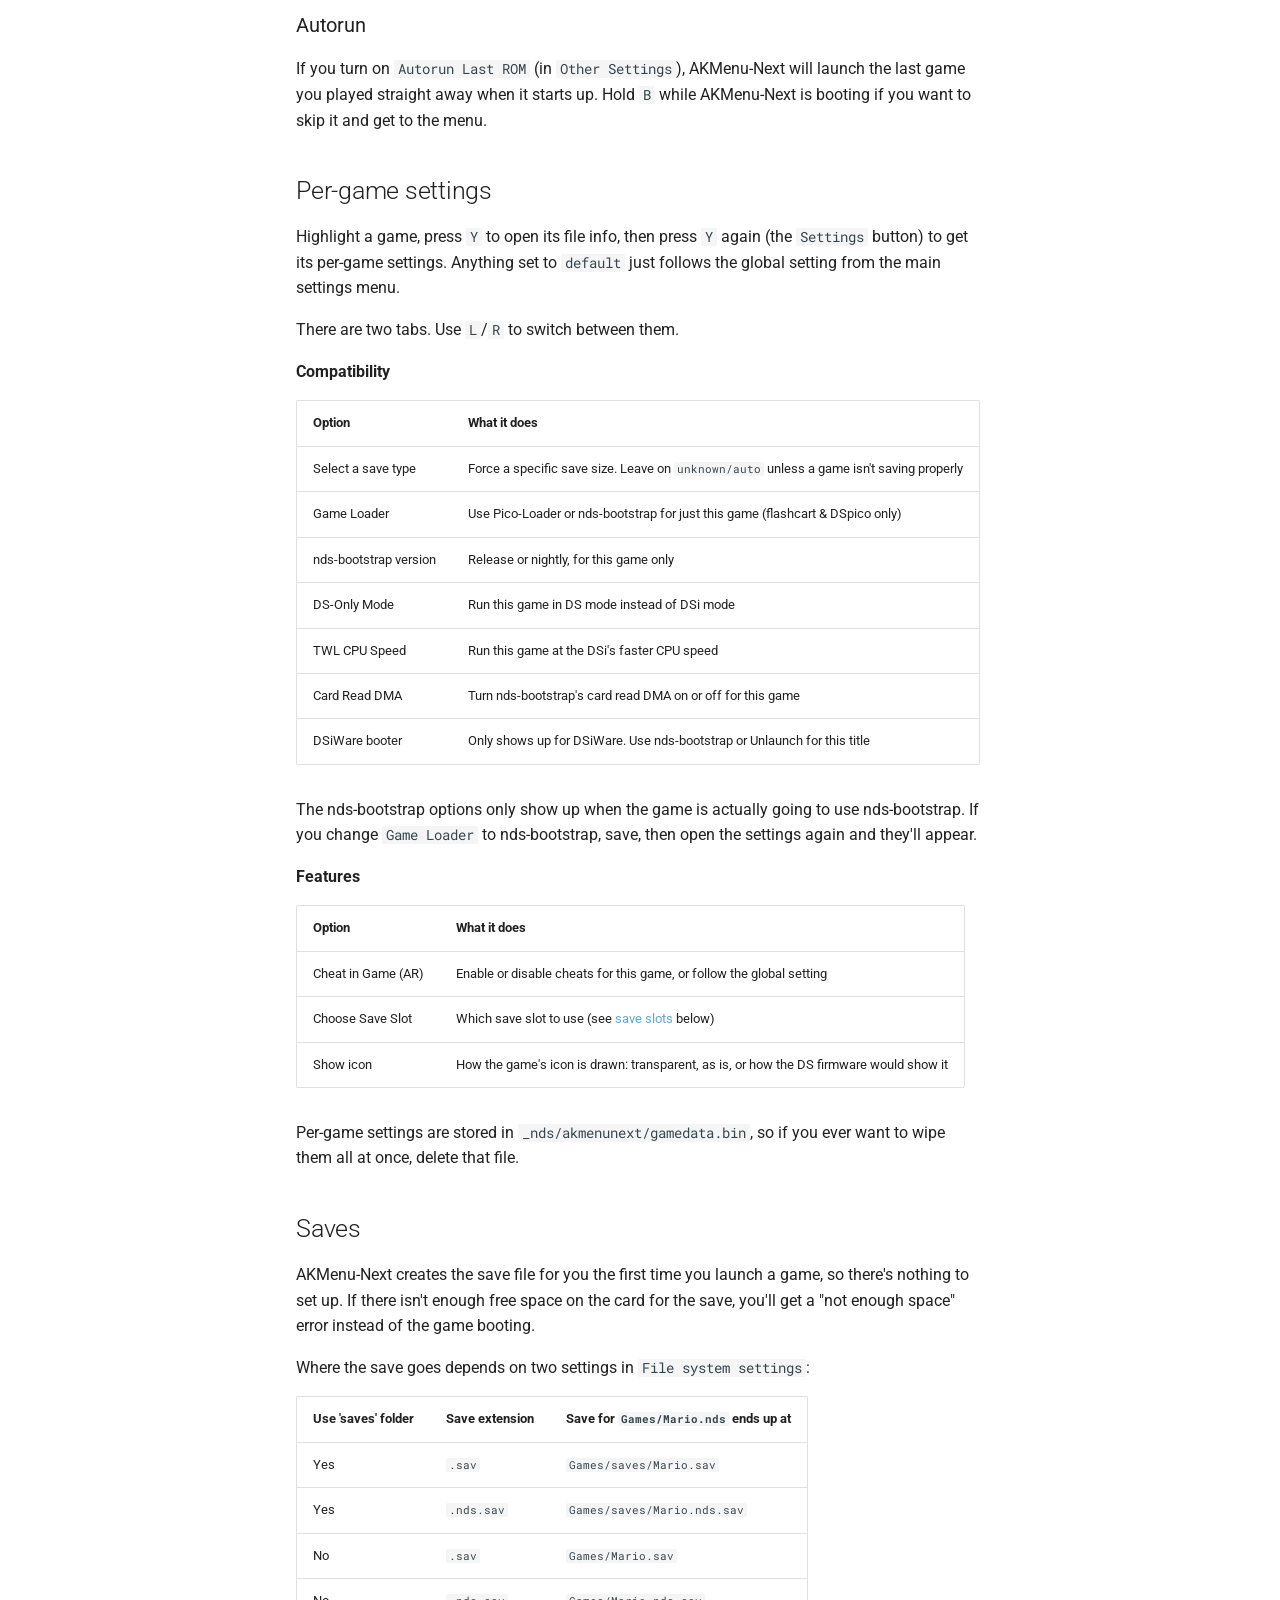
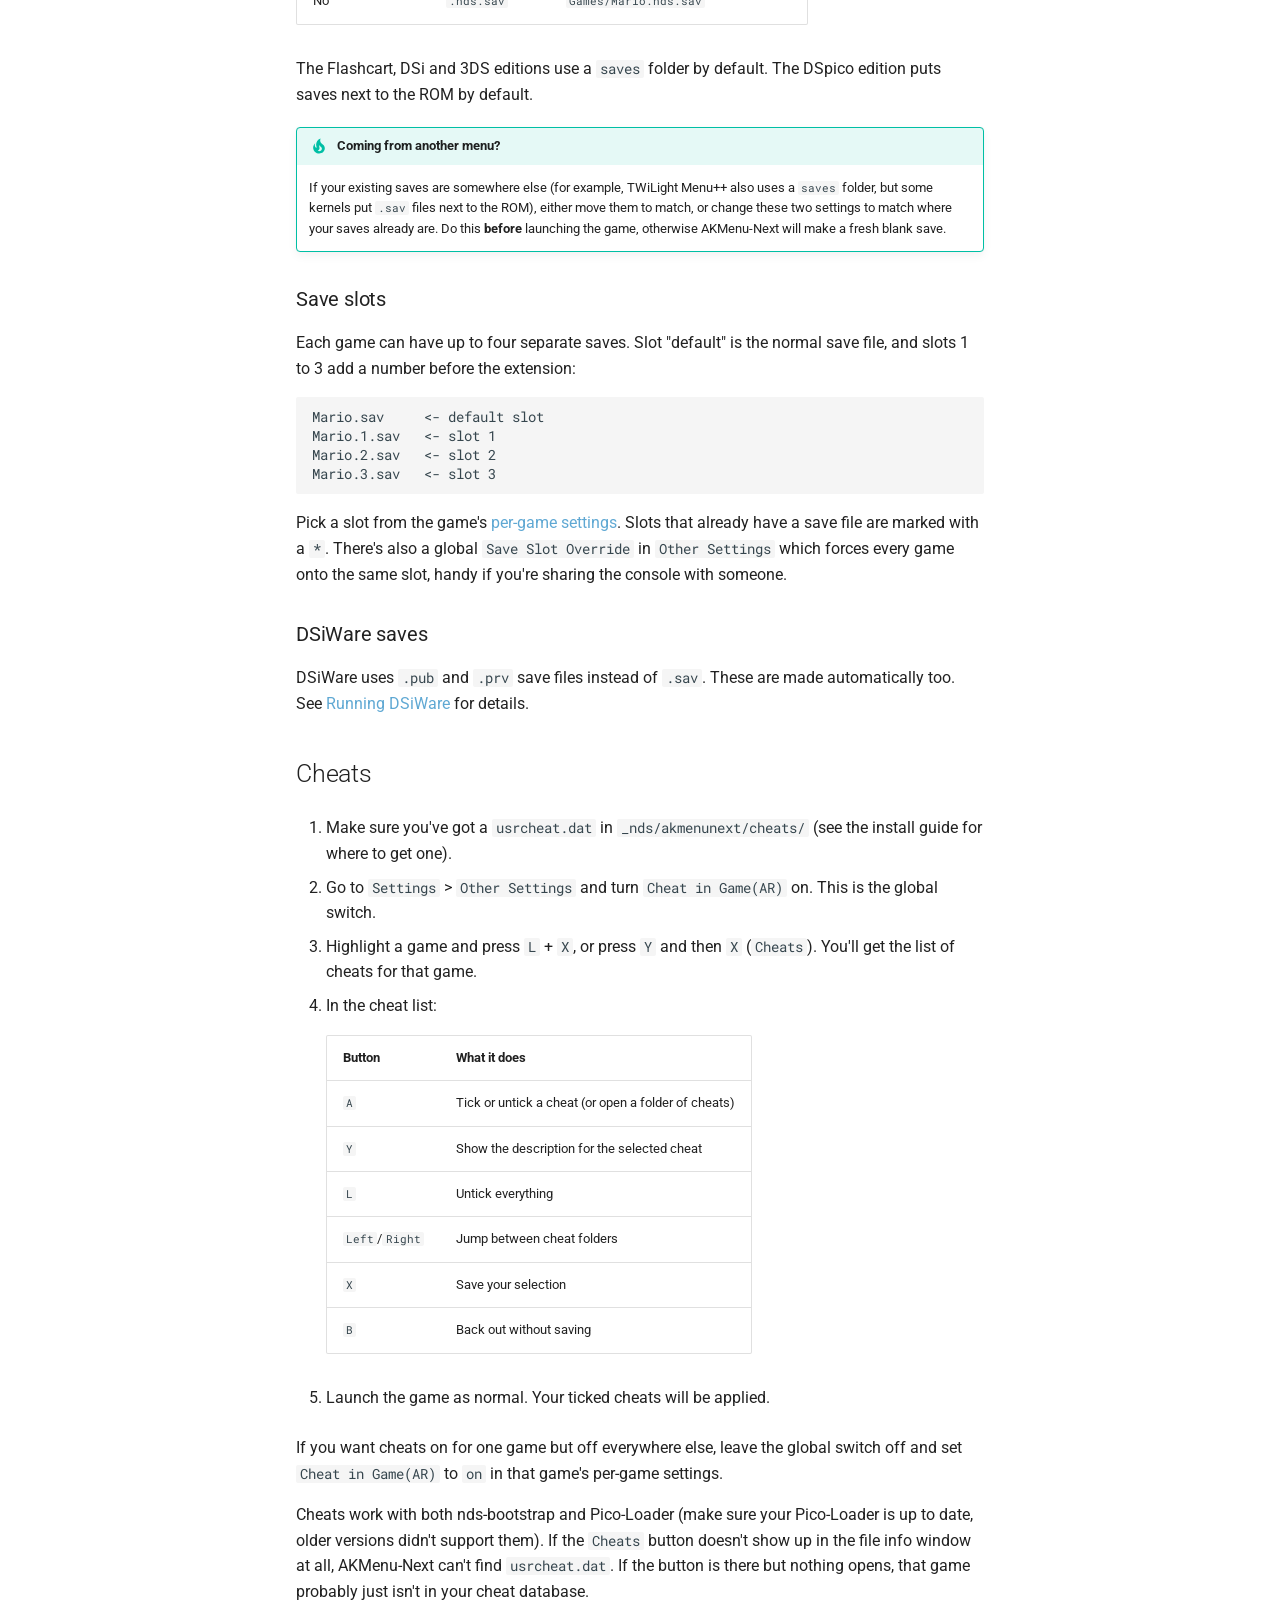
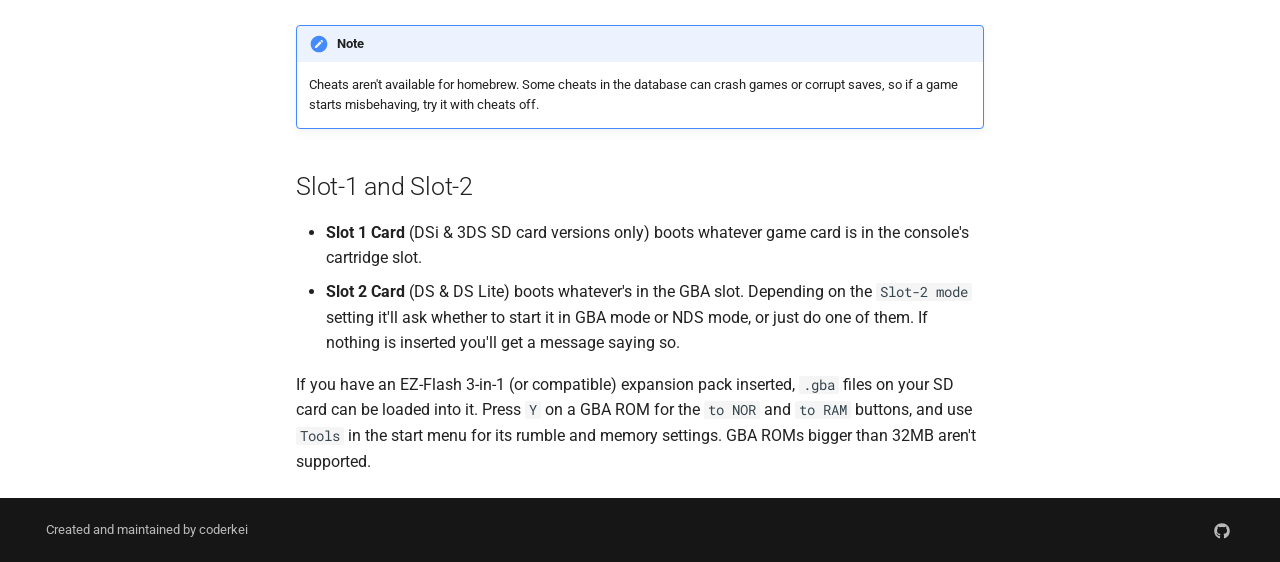
<file: guides/using/index.html>
<!doctype html>
<html lang="en" class="no-js">
  <head>
    
      <meta charset="utf-8">
      <meta name="viewport" content="width=device-width,initial-scale=1">
      
      
      
        <link rel="canonical" href="https://coderkei.github.io/akmenu-next-docs/guides/using/">
      
      
        <link rel="prev" href="../updating/">
      
      
        <link rel="next" href="../settings/">
      
      
        
      
      
      <link rel="icon" href="../../images/favicon.png">
      <meta name="generator" content="mkdocs-1.6.1, mkdocs-material-9.8.1">
    
    
      
        <title>Using the Menu - AKMenu-Next Docs</title>
      
    
    
      <link rel="stylesheet" href="../../assets/stylesheets/main.57a0d79d.min.css">
      
        
        <link rel="stylesheet" href="../../assets/stylesheets/palette.fb2fffe2.min.css">
      
      


    
    
      
    
    
      
        
        
        <link rel="preconnect" href="https://fonts.gstatic.com" crossorigin>
        <link rel="stylesheet" href="https://fonts.googleapis.com/css?family=Roboto:300,300i,400,400i,700,700i%7CRoboto+Mono:400,400i,700,700i&display=fallback">
        <style>:root{--md-text-font:"Roboto";--md-code-font:"Roboto Mono"}</style>
      
    
    
      <link rel="stylesheet" href="../../stylesheets/extra.css">
    
    <script>__md_scope=new URL("../..",location),__md_hash=e=>[...e].reduce(((e,_)=>(e<<5)-e+_.charCodeAt(0)),0),__md_get=(e,_=localStorage,t=__md_scope)=>JSON.parse(_.getItem(t.pathname+"."+e)),__md_set=(e,_,t=localStorage,a=__md_scope)=>{try{t.setItem(a.pathname+"."+e,JSON.stringify(_))}catch(e){}}</script>
    
      

    
    
  </head>
  
  
    
    
      
    
    
    
    
    <body dir="ltr" data-md-color-scheme="default" data-md-color-primary="indigo" data-md-color-accent="indigo">
  
    
    <input class="md-toggle" data-md-toggle="drawer" type="checkbox" id="__drawer" autocomplete="off">
    <input class="md-toggle" data-md-toggle="search" type="checkbox" id="__search" autocomplete="off">
    <label class="md-overlay" for="__drawer"></label>
    <div data-md-component="skip">
      
        
        <a href="#using-the-menu" class="md-skip">
          Skip to content
        </a>
      
    </div>
    <div data-md-component="announce">
      
    </div>
    
    
      

<header class="md-header" data-md-component="header">
  <nav class="md-header__inner md-grid" aria-label="Header">
    <a href="../.." title="AKMenu-Next Docs" class="md-header__button md-logo" aria-label="AKMenu-Next Docs" data-md-component="logo">
      
  <img src="../../images/akmenu.png" alt="logo">

    </a>
    <label class="md-header__button md-icon" for="__drawer">
      
      <svg xmlns="http://www.w3.org/2000/svg" viewBox="0 0 24 24"><path d="M3 6h18v2H3zm0 5h18v2H3zm0 5h18v2H3z"/></svg>
    </label>
    <div class="md-header__title" data-md-component="header-title">
      <div class="md-header__ellipsis">
        <div class="md-header__topic">
          <span class="md-ellipsis">
            AKMenu-Next Docs
          </span>
        </div>
        <div class="md-header__topic" data-md-component="header-topic">
          <span class="md-ellipsis">
            
              Using the Menu
            
          </span>
        </div>
      </div>
    </div>
    
      
        <form class="md-header__option" data-md-component="palette">
  
    
    
    
    <input class="md-option" data-md-color-media="(prefers-color-scheme)" data-md-color-scheme="default" data-md-color-primary="indigo" data-md-color-accent="indigo"  aria-label="Switch to light mode"  type="radio" name="__palette" id="__palette_0">
    
      <label class="md-header__button md-icon" title="Switch to light mode" for="__palette_1" hidden>
        <svg xmlns="http://www.w3.org/2000/svg" viewBox="0 0 24 24"><path d="m14.3 16-.7-2h-3.2l-.7 2H7.8L11 7h2l3.2 9zM20 8.69V4h-4.69L12 .69 8.69 4H4v4.69L.69 12 4 15.31V20h4.69L12 23.31 15.31 20H20v-4.69L23.31 12zm-9.15 3.96h2.3L12 9z"/></svg>
      </label>
    
  
    
    
    
    <input class="md-option" data-md-color-media="(prefers-color-scheme: light)" data-md-color-scheme="default" data-md-color-primary="custom" data-md-color-accent="custom"  aria-label="Switch to dark mode"  type="radio" name="__palette" id="__palette_1">
    
      <label class="md-header__button md-icon" title="Switch to dark mode" for="__palette_2" hidden>
        <svg xmlns="http://www.w3.org/2000/svg" viewBox="0 0 24 24"><path d="M12 8a4 4 0 0 0-4 4 4 4 0 0 0 4 4 4 4 0 0 0 4-4 4 4 0 0 0-4-4m0 10a6 6 0 0 1-6-6 6 6 0 0 1 6-6 6 6 0 0 1 6 6 6 6 0 0 1-6 6m8-9.31V4h-4.69L12 .69 8.69 4H4v4.69L.69 12 4 15.31V20h4.69L12 23.31 15.31 20H20v-4.69L23.31 12z"/></svg>
      </label>
    
  
    
    
    
    <input class="md-option" data-md-color-media="(prefers-color-scheme: dark)" data-md-color-scheme="slate" data-md-color-primary="custom" data-md-color-accent="custom"  aria-label="Switch to system preference"  type="radio" name="__palette" id="__palette_2">
    
      <label class="md-header__button md-icon" title="Switch to system preference" for="__palette_0" hidden>
        <svg xmlns="http://www.w3.org/2000/svg" viewBox="0 0 24 24"><path d="M12 18c-.89 0-1.74-.2-2.5-.55C11.56 16.5 13 14.42 13 12s-1.44-4.5-3.5-5.45C10.26 6.2 11.11 6 12 6a6 6 0 0 1 6 6 6 6 0 0 1-6 6m8-9.31V4h-4.69L12 .69 8.69 4H4v4.69L.69 12 4 15.31V20h4.69L12 23.31 15.31 20H20v-4.69L23.31 12z"/></svg>
      </label>
    
  
</form>
      
    
    
      <script>var palette=__md_get("__palette");if(palette&&palette.color){if("(prefers-color-scheme)"===palette.color.media){var media=matchMedia("(prefers-color-scheme: light)"),input=document.querySelector(media.matches?"[data-md-color-media='(prefers-color-scheme: light)']":"[data-md-color-media='(prefers-color-scheme: dark)']");palette.color.media=input.getAttribute("data-md-color-media"),palette.color.scheme=input.getAttribute("data-md-color-scheme"),palette.color.primary=input.getAttribute("data-md-color-primary"),palette.color.accent=input.getAttribute("data-md-color-accent")}for(var[key,value]of Object.entries(palette.color))document.body.setAttribute("data-md-color-"+key,value)}</script>
    
    
    
      
      
        <label class="md-header__button md-icon" for="__search">
          
          <svg xmlns="http://www.w3.org/2000/svg" viewBox="0 0 24 24"><path d="M9.5 3A6.5 6.5 0 0 1 16 9.5c0 1.61-.59 3.09-1.56 4.23l.27.27h.79l5 5-1.5 1.5-5-5v-.79l-.27-.27A6.52 6.52 0 0 1 9.5 16 6.5 6.5 0 0 1 3 9.5 6.5 6.5 0 0 1 9.5 3m0 2C7 5 5 7 5 9.5S7 14 9.5 14 14 12 14 9.5 12 5 9.5 5"/></svg>
        </label>
        <div class="md-search" data-md-component="search" role="dialog">
  <label class="md-search__overlay" for="__search"></label>
  <div class="md-search__inner" role="search">
    <form class="md-search__form" name="search">
      <input type="text" class="md-search__input" name="query" aria-label="Search" placeholder="Search" autocapitalize="off" autocorrect="off" autocomplete="off" spellcheck="false" data-md-component="search-query" required>
      <label class="md-search__icon md-icon" for="__search">
        
        <svg xmlns="http://www.w3.org/2000/svg" viewBox="0 0 24 24"><path d="M9.5 3A6.5 6.5 0 0 1 16 9.5c0 1.61-.59 3.09-1.56 4.23l.27.27h.79l5 5-1.5 1.5-5-5v-.79l-.27-.27A6.52 6.52 0 0 1 9.5 16 6.5 6.5 0 0 1 3 9.5 6.5 6.5 0 0 1 9.5 3m0 2C7 5 5 7 5 9.5S7 14 9.5 14 14 12 14 9.5 12 5 9.5 5"/></svg>
        
        <svg xmlns="http://www.w3.org/2000/svg" viewBox="0 0 24 24"><path d="M20 11v2H8l5.5 5.5-1.42 1.42L4.16 12l7.92-7.92L13.5 5.5 8 11z"/></svg>
      </label>
      <nav class="md-search__options" aria-label="Search">
        
        <button type="reset" class="md-search__icon md-icon" title="Clear" aria-label="Clear" tabindex="-1">
          
          <svg xmlns="http://www.w3.org/2000/svg" viewBox="0 0 24 24"><path d="M19 6.41 17.59 5 12 10.59 6.41 5 5 6.41 10.59 12 5 17.59 6.41 19 12 13.41 17.59 19 19 17.59 13.41 12z"/></svg>
        </button>
      </nav>
      
    </form>
    <div class="md-search__output">
      <div class="md-search__scrollwrap" tabindex="0" data-md-scrollfix>
        <div class="md-search-result" data-md-component="search-result">
          <div class="md-search-result__meta">
            Initializing search
          </div>
          <ol class="md-search-result__list" role="presentation"></ol>
        </div>
      </div>
    </div>
  </div>
</div>
      
    
    
      <div class="md-header__source">
        <a href="https://github.com/coderkei/akmenu-next" title="Go to repository" class="md-source" data-md-component="source">
  <div class="md-source__icon md-icon">
    
    <svg xmlns="http://www.w3.org/2000/svg" viewBox="0 0 512 512"><!--! Font Awesome Free 7.1.0 by @fontawesome - https://fontawesome.com License - https://fontawesome.com/license/free (Icons: CC BY 4.0, Fonts: SIL OFL 1.1, Code: MIT License) Copyright 2025 Fonticons, Inc.--><path d="M173.9 397.4c0 2-2.3 3.6-5.2 3.6-3.3.3-5.6-1.3-5.6-3.6 0-2 2.3-3.6 5.2-3.6 3-.3 5.6 1.3 5.6 3.6m-31.1-4.5c-.7 2 1.3 4.3 4.3 4.9 2.6 1 5.6 0 6.2-2s-1.3-4.3-4.3-5.2c-2.6-.7-5.5.3-6.2 2.3m44.2-1.7c-2.9.7-4.9 2.6-4.6 4.9.3 2 2.9 3.3 5.9 2.6 2.9-.7 4.9-2.6 4.6-4.6-.3-1.9-3-3.2-5.9-2.9M252.8 8C114.1 8 8 113.3 8 252c0 110.9 69.8 205.8 169.5 239.2 12.8 2.3 17.3-5.6 17.3-12.1 0-6.2-.3-40.4-.3-61.4 0 0-70 15-84.7-29.8 0 0-11.4-29.1-27.8-36.6 0 0-22.9-15.7 1.6-15.4 0 0 24.9 2 38.6 25.8 21.9 38.6 58.6 27.5 72.9 20.9 2.3-16 8.8-27.1 16-33.7-55.9-6.2-112.3-14.3-112.3-110.5 0-27.5 7.6-41.3 23.6-58.9-2.6-6.5-11.1-33.3 2.6-67.9 20.9-6.5 69 27 69 27 20-5.6 41.5-8.5 62.8-8.5s42.8 2.9 62.8 8.5c0 0 48.1-33.6 69-27 13.7 34.7 5.2 61.4 2.6 67.9 16 17.7 25.8 31.5 25.8 58.9 0 96.5-58.9 104.2-114.8 110.5 9.2 7.9 17 22.9 17 46.4 0 33.7-.3 75.4-.3 83.6 0 6.5 4.6 14.4 17.3 12.1C436.2 457.8 504 362.9 504 252 504 113.3 391.5 8 252.8 8M105.2 352.9c-1.3 1-1 3.3.7 5.2 1.6 1.6 3.9 2.3 5.2 1 1.3-1 1-3.3-.7-5.2-1.6-1.6-3.9-2.3-5.2-1m-10.8-8.1c-.7 1.3.3 2.9 2.3 3.9 1.6 1 3.6.7 4.3-.7.7-1.3-.3-2.9-2.3-3.9-2-.6-3.6-.3-4.3.7m32.4 35.6c-1.6 1.3-1 4.3 1.3 6.2 2.3 2.3 5.2 2.6 6.5 1 1.3-1.3.7-4.3-1.3-6.2-2.2-2.3-5.2-2.6-6.5-1m-11.4-14.7c-1.6 1-1.6 3.6 0 5.9s4.3 3.3 5.6 2.3c1.6-1.3 1.6-3.9 0-6.2-1.4-2.3-4-3.3-5.6-2"/></svg>
  </div>
  <div class="md-source__repository">
    coderkei/akmenu-next
  </div>
</a>
      </div>
    
  </nav>
  
</header>
    
    <div class="md-container" data-md-component="container">
      
      
        
          
            
<nav class="md-tabs" aria-label="Tabs" data-md-component="tabs">
  <div class="md-grid">
    <ul class="md-tabs__list">
      
        
  
  
  
  
    <li class="md-tabs__item">
      <a href="../.." class="md-tabs__link">
        
  
  
    
  
  Home

      </a>
    </li>
  

      
        
  
  
  
  
    
    
      <li class="md-tabs__item">
        <a href="../akmenu-next/" class="md-tabs__link">
          
  
  
  Getting Started

        </a>
      </li>
    
  

      
        
  
  
  
    
  
  
    
    
      <li class="md-tabs__item md-tabs__item--active">
        <a href="./" class="md-tabs__link">
          
  
  
  Using AKMenu-Next

        </a>
      </li>
    
  

      
        
  
  
  
  
    
    
      <li class="md-tabs__item">
        <a href="../themes/" class="md-tabs__link">
          
  
  
  Customising

        </a>
      </li>
    
  

      
        
  
  
  
  
    
    
      <li class="md-tabs__item">
        <a href="../faq/" class="md-tabs__link">
          
  
  
  Help

        </a>
      </li>
    
  

      
    </ul>
  </div>
</nav>
          
        
      
      <main class="md-main" data-md-component="main">
        <div class="md-main__inner md-grid">
          
            
              
              <div class="md-sidebar md-sidebar--primary" data-md-component="sidebar" data-md-type="navigation" >
                <div class="md-sidebar__scrollwrap">
                  <div class="md-sidebar__inner">
                    


  


<nav class="md-nav md-nav--primary md-nav--lifted" aria-label="Navigation" data-md-level="0">
  <label class="md-nav__title" for="__drawer">
    <a href="../.." title="AKMenu-Next Docs" class="md-nav__button md-logo" aria-label="AKMenu-Next Docs" data-md-component="logo">
      
  <img src="../../images/akmenu.png" alt="logo">

    </a>
    AKMenu-Next Docs
  </label>
  
    <div class="md-nav__source">
      <a href="https://github.com/coderkei/akmenu-next" title="Go to repository" class="md-source" data-md-component="source">
  <div class="md-source__icon md-icon">
    
    <svg xmlns="http://www.w3.org/2000/svg" viewBox="0 0 512 512"><!--! Font Awesome Free 7.1.0 by @fontawesome - https://fontawesome.com License - https://fontawesome.com/license/free (Icons: CC BY 4.0, Fonts: SIL OFL 1.1, Code: MIT License) Copyright 2025 Fonticons, Inc.--><path d="M173.9 397.4c0 2-2.3 3.6-5.2 3.6-3.3.3-5.6-1.3-5.6-3.6 0-2 2.3-3.6 5.2-3.6 3-.3 5.6 1.3 5.6 3.6m-31.1-4.5c-.7 2 1.3 4.3 4.3 4.9 2.6 1 5.6 0 6.2-2s-1.3-4.3-4.3-5.2c-2.6-.7-5.5.3-6.2 2.3m44.2-1.7c-2.9.7-4.9 2.6-4.6 4.9.3 2 2.9 3.3 5.9 2.6 2.9-.7 4.9-2.6 4.6-4.6-.3-1.9-3-3.2-5.9-2.9M252.8 8C114.1 8 8 113.3 8 252c0 110.9 69.8 205.8 169.5 239.2 12.8 2.3 17.3-5.6 17.3-12.1 0-6.2-.3-40.4-.3-61.4 0 0-70 15-84.7-29.8 0 0-11.4-29.1-27.8-36.6 0 0-22.9-15.7 1.6-15.4 0 0 24.9 2 38.6 25.8 21.9 38.6 58.6 27.5 72.9 20.9 2.3-16 8.8-27.1 16-33.7-55.9-6.2-112.3-14.3-112.3-110.5 0-27.5 7.6-41.3 23.6-58.9-2.6-6.5-11.1-33.3 2.6-67.9 20.9-6.5 69 27 69 27 20-5.6 41.5-8.5 62.8-8.5s42.8 2.9 62.8 8.5c0 0 48.1-33.6 69-27 13.7 34.7 5.2 61.4 2.6 67.9 16 17.7 25.8 31.5 25.8 58.9 0 96.5-58.9 104.2-114.8 110.5 9.2 7.9 17 22.9 17 46.4 0 33.7-.3 75.4-.3 83.6 0 6.5 4.6 14.4 17.3 12.1C436.2 457.8 504 362.9 504 252 504 113.3 391.5 8 252.8 8M105.2 352.9c-1.3 1-1 3.3.7 5.2 1.6 1.6 3.9 2.3 5.2 1 1.3-1 1-3.3-.7-5.2-1.6-1.6-3.9-2.3-5.2-1m-10.8-8.1c-.7 1.3.3 2.9 2.3 3.9 1.6 1 3.6.7 4.3-.7.7-1.3-.3-2.9-2.3-3.9-2-.6-3.6-.3-4.3.7m32.4 35.6c-1.6 1.3-1 4.3 1.3 6.2 2.3 2.3 5.2 2.6 6.5 1 1.3-1.3.7-4.3-1.3-6.2-2.2-2.3-5.2-2.6-6.5-1m-11.4-14.7c-1.6 1-1.6 3.6 0 5.9s4.3 3.3 5.6 2.3c1.6-1.3 1.6-3.9 0-6.2-1.4-2.3-4-3.3-5.6-2"/></svg>
  </div>
  <div class="md-source__repository">
    coderkei/akmenu-next
  </div>
</a>
    </div>
  
  <ul class="md-nav__list" data-md-scrollfix>
    
      
      
  
  
  
  
    <li class="md-nav__item">
      <a href="../.." class="md-nav__link">
        
  
  
  <span class="md-ellipsis">
    
  
    Home
  

    
  </span>
  
  

      </a>
    </li>
  

    
      
      
  
  
  
  
    
    
    
    
      
      
    
    
    <li class="md-nav__item md-nav__item--nested">
      
        
        
        <input class="md-nav__toggle md-toggle " type="checkbox" id="__nav_2" >
        
          
          <label class="md-nav__link" for="__nav_2" id="__nav_2_label" tabindex="0">
            
  
  
  <span class="md-ellipsis">
    
  
    Getting Started
  

    
  </span>
  
  

            <span class="md-nav__icon md-icon"></span>
          </label>
        
        <nav class="md-nav" data-md-level="1" aria-labelledby="__nav_2_label" aria-expanded="false">
          <label class="md-nav__title" for="__nav_2">
            <span class="md-nav__icon md-icon"></span>
            
  
    Getting Started
  

          </label>
          <ul class="md-nav__list" data-md-scrollfix>
            
              
                
  
  
  
  
    <li class="md-nav__item">
      <a href="../akmenu-next/" class="md-nav__link">
        
  
  
  <span class="md-ellipsis">
    
  
    Installing
  

    
  </span>
  
  

      </a>
    </li>
  

              
            
              
                
  
  
  
  
    <li class="md-nav__item">
      <a href="../updating/" class="md-nav__link">
        
  
  
  <span class="md-ellipsis">
    
  
    Updating
  

    
  </span>
  
  

      </a>
    </li>
  

              
            
          </ul>
        </nav>
      
    </li>
  

    
      
      
  
  
    
  
  
  
    
    
    
    
      
        
        
      
      
    
    
    <li class="md-nav__item md-nav__item--active md-nav__item--section md-nav__item--nested">
      
        
        
        <input class="md-nav__toggle md-toggle " type="checkbox" id="__nav_3" checked>
        
          
          <label class="md-nav__link" for="__nav_3" id="__nav_3_label" tabindex="">
            
  
  
  <span class="md-ellipsis">
    
  
    Using AKMenu-Next
  

    
  </span>
  
  

            <span class="md-nav__icon md-icon"></span>
          </label>
        
        <nav class="md-nav" data-md-level="1" aria-labelledby="__nav_3_label" aria-expanded="true">
          <label class="md-nav__title" for="__nav_3">
            <span class="md-nav__icon md-icon"></span>
            
  
    Using AKMenu-Next
  

          </label>
          <ul class="md-nav__list" data-md-scrollfix>
            
              
                
  
  
    
  
  
  
    <li class="md-nav__item md-nav__item--active">
      
      <input class="md-nav__toggle md-toggle" type="checkbox" id="__toc">
      
      
        
      
      
        <label class="md-nav__link md-nav__link--active" for="__toc">
          
  
  
  <span class="md-ellipsis">
    
  
    Using the Menu
  

    
  </span>
  
  

          <span class="md-nav__icon md-icon"></span>
        </label>
      
      <a href="./" class="md-nav__link md-nav__link--active">
        
  
  
  <span class="md-ellipsis">
    
  
    Using the Menu
  

    
  </span>
  
  

      </a>
      
        

<nav class="md-nav md-nav--secondary" aria-label="Table of contents">
  
  
  
    
  
  
    <label class="md-nav__title" for="__toc">
      <span class="md-nav__icon md-icon"></span>
      Table of contents
    </label>
    <ul class="md-nav__list" data-md-component="toc" data-md-scrollfix>
      
        <li class="md-nav__item">
  <a href="#controls" class="md-nav__link">
    <span class="md-ellipsis">
      
        Controls
      
    </span>
  </a>
  
    <nav class="md-nav" aria-label="Controls">
      <ul class="md-nav__list">
        
          <li class="md-nav__item">
  <a href="#file-browser" class="md-nav__link">
    <span class="md-ellipsis">
      
        File browser
      
    </span>
  </a>
  
</li>
        
          <li class="md-nav__item">
  <a href="#in-game" class="md-nav__link">
    <span class="md-ellipsis">
      
        In game
      
    </span>
  </a>
  
</li>
        
      </ul>
    </nav>
  
</li>
      
        <li class="md-nav__item">
  <a href="#the-start-menu" class="md-nav__link">
    <span class="md-ellipsis">
      
        The start menu
      
    </span>
  </a>
  
</li>
      
        <li class="md-nav__item">
  <a href="#favourites-and-recently-played" class="md-nav__link">
    <span class="md-ellipsis">
      
        Favourites and Recently Played
      
    </span>
  </a>
  
</li>
      
        <li class="md-nav__item">
  <a href="#file-list-styles" class="md-nav__link">
    <span class="md-ellipsis">
      
        File list styles
      
    </span>
  </a>
  
</li>
      
        <li class="md-nav__item">
  <a href="#launching-games" class="md-nav__link">
    <span class="md-ellipsis">
      
        Launching games
      
    </span>
  </a>
  
    <nav class="md-nav" aria-label="Launching games">
      <ul class="md-nav__list">
        
          <li class="md-nav__item">
  <a href="#autorun" class="md-nav__link">
    <span class="md-ellipsis">
      
        Autorun
      
    </span>
  </a>
  
</li>
        
      </ul>
    </nav>
  
</li>
      
        <li class="md-nav__item">
  <a href="#per-game-settings" class="md-nav__link">
    <span class="md-ellipsis">
      
        Per-game settings
      
    </span>
  </a>
  
</li>
      
        <li class="md-nav__item">
  <a href="#saves" class="md-nav__link">
    <span class="md-ellipsis">
      
        Saves
      
    </span>
  </a>
  
    <nav class="md-nav" aria-label="Saves">
      <ul class="md-nav__list">
        
          <li class="md-nav__item">
  <a href="#save-slots" class="md-nav__link">
    <span class="md-ellipsis">
      
        Save slots
      
    </span>
  </a>
  
</li>
        
          <li class="md-nav__item">
  <a href="#dsiware-saves" class="md-nav__link">
    <span class="md-ellipsis">
      
        DSiWare saves
      
    </span>
  </a>
  
</li>
        
      </ul>
    </nav>
  
</li>
      
        <li class="md-nav__item">
  <a href="#cheats" class="md-nav__link">
    <span class="md-ellipsis">
      
        Cheats
      
    </span>
  </a>
  
</li>
      
        <li class="md-nav__item">
  <a href="#slot-1-and-slot-2" class="md-nav__link">
    <span class="md-ellipsis">
      
        Slot-1 and Slot-2
      
    </span>
  </a>
  
</li>
      
    </ul>
  
</nav>
      
    </li>
  

              
            
              
                
  
  
  
  
    <li class="md-nav__item">
      <a href="../settings/" class="md-nav__link">
        
  
  
  <span class="md-ellipsis">
    
  
    Settings
  

    
  </span>
  
  

      </a>
    </li>
  

              
            
              
                
  
  
  
  
    <li class="md-nav__item">
      <a href="../dsiware/" class="md-nav__link">
        
  
  
  <span class="md-ellipsis">
    
  
    Running DSiWare
  

    
  </span>
  
  

      </a>
    </li>
  

              
            
          </ul>
        </nav>
      
    </li>
  

    
      
      
  
  
  
  
    
    
    
    
      
      
    
    
    <li class="md-nav__item md-nav__item--nested">
      
        
        
        <input class="md-nav__toggle md-toggle " type="checkbox" id="__nav_4" >
        
          
          <label class="md-nav__link" for="__nav_4" id="__nav_4_label" tabindex="0">
            
  
  
  <span class="md-ellipsis">
    
  
    Customising
  

    
  </span>
  
  

            <span class="md-nav__icon md-icon"></span>
          </label>
        
        <nav class="md-nav" data-md-level="1" aria-labelledby="__nav_4_label" aria-expanded="false">
          <label class="md-nav__title" for="__nav_4">
            <span class="md-nav__icon md-icon"></span>
            
  
    Customising
  

          </label>
          <ul class="md-nav__list" data-md-scrollfix>
            
              
                
  
  
  
  
    <li class="md-nav__item">
      <a href="../themes/" class="md-nav__link">
        
  
  
  <span class="md-ellipsis">
    
  
    Themes
  

    
  </span>
  
  

      </a>
    </li>
  

              
            
              
                
  
  
  
  
    <li class="md-nav__item">
      <a href="../plugins/" class="md-nav__link">
        
  
  
  <span class="md-ellipsis">
    
  
    Plugins
  

    
  </span>
  
  

      </a>
    </li>
  

              
            
          </ul>
        </nav>
      
    </li>
  

    
      
      
  
  
  
  
    
    
    
    
      
      
    
    
    <li class="md-nav__item md-nav__item--nested">
      
        
        
        <input class="md-nav__toggle md-toggle " type="checkbox" id="__nav_5" >
        
          
          <label class="md-nav__link" for="__nav_5" id="__nav_5_label" tabindex="0">
            
  
  
  <span class="md-ellipsis">
    
  
    Help
  

    
  </span>
  
  

            <span class="md-nav__icon md-icon"></span>
          </label>
        
        <nav class="md-nav" data-md-level="1" aria-labelledby="__nav_5_label" aria-expanded="false">
          <label class="md-nav__title" for="__nav_5">
            <span class="md-nav__icon md-icon"></span>
            
  
    Help
  

          </label>
          <ul class="md-nav__list" data-md-scrollfix>
            
              
                
  
  
  
  
    <li class="md-nav__item">
      <a href="../faq/" class="md-nav__link">
        
  
  
  <span class="md-ellipsis">
    
  
    FAQ
  

    
  </span>
  
  

      </a>
    </li>
  

              
            
              
                
  
  
  
  
    <li class="md-nav__item">
      <a href="../troubleshooting/" class="md-nav__link">
        
  
  
  <span class="md-ellipsis">
    
  
    Troubleshooting
  

    
  </span>
  
  

      </a>
    </li>
  

              
            
          </ul>
        </nav>
      
    </li>
  

    
  </ul>
</nav>
                  </div>
                </div>
              </div>
            
            
              
              <div class="md-sidebar md-sidebar--secondary" data-md-component="sidebar" data-md-type="toc" >
                <div class="md-sidebar__scrollwrap">
                  <div class="md-sidebar__inner">
                    

<nav class="md-nav md-nav--secondary" aria-label="Table of contents">
  
  
  
    
  
  
    <label class="md-nav__title" for="__toc">
      <span class="md-nav__icon md-icon"></span>
      Table of contents
    </label>
    <ul class="md-nav__list" data-md-component="toc" data-md-scrollfix>
      
        <li class="md-nav__item">
  <a href="#controls" class="md-nav__link">
    <span class="md-ellipsis">
      
        Controls
      
    </span>
  </a>
  
    <nav class="md-nav" aria-label="Controls">
      <ul class="md-nav__list">
        
          <li class="md-nav__item">
  <a href="#file-browser" class="md-nav__link">
    <span class="md-ellipsis">
      
        File browser
      
    </span>
  </a>
  
</li>
        
          <li class="md-nav__item">
  <a href="#in-game" class="md-nav__link">
    <span class="md-ellipsis">
      
        In game
      
    </span>
  </a>
  
</li>
        
      </ul>
    </nav>
  
</li>
      
        <li class="md-nav__item">
  <a href="#the-start-menu" class="md-nav__link">
    <span class="md-ellipsis">
      
        The start menu
      
    </span>
  </a>
  
</li>
      
        <li class="md-nav__item">
  <a href="#favourites-and-recently-played" class="md-nav__link">
    <span class="md-ellipsis">
      
        Favourites and Recently Played
      
    </span>
  </a>
  
</li>
      
        <li class="md-nav__item">
  <a href="#file-list-styles" class="md-nav__link">
    <span class="md-ellipsis">
      
        File list styles
      
    </span>
  </a>
  
</li>
      
        <li class="md-nav__item">
  <a href="#launching-games" class="md-nav__link">
    <span class="md-ellipsis">
      
        Launching games
      
    </span>
  </a>
  
    <nav class="md-nav" aria-label="Launching games">
      <ul class="md-nav__list">
        
          <li class="md-nav__item">
  <a href="#autorun" class="md-nav__link">
    <span class="md-ellipsis">
      
        Autorun
      
    </span>
  </a>
  
</li>
        
      </ul>
    </nav>
  
</li>
      
        <li class="md-nav__item">
  <a href="#per-game-settings" class="md-nav__link">
    <span class="md-ellipsis">
      
        Per-game settings
      
    </span>
  </a>
  
</li>
      
        <li class="md-nav__item">
  <a href="#saves" class="md-nav__link">
    <span class="md-ellipsis">
      
        Saves
      
    </span>
  </a>
  
    <nav class="md-nav" aria-label="Saves">
      <ul class="md-nav__list">
        
          <li class="md-nav__item">
  <a href="#save-slots" class="md-nav__link">
    <span class="md-ellipsis">
      
        Save slots
      
    </span>
  </a>
  
</li>
        
          <li class="md-nav__item">
  <a href="#dsiware-saves" class="md-nav__link">
    <span class="md-ellipsis">
      
        DSiWare saves
      
    </span>
  </a>
  
</li>
        
      </ul>
    </nav>
  
</li>
      
        <li class="md-nav__item">
  <a href="#cheats" class="md-nav__link">
    <span class="md-ellipsis">
      
        Cheats
      
    </span>
  </a>
  
</li>
      
        <li class="md-nav__item">
  <a href="#slot-1-and-slot-2" class="md-nav__link">
    <span class="md-ellipsis">
      
        Slot-1 and Slot-2
      
    </span>
  </a>
  
</li>
      
    </ul>
  
</nav>
                  </div>
                </div>
              </div>
            
          
          
            <div class="md-content" data-md-component="content">
              
              <article class="md-content__inner md-typeset">
                
                  


  
  


<h1 id="using-the-menu">Using the Menu</h1>
<p>This page goes over the day-to-day stuff: getting around, launching things, saves, cheats and so on. For a rundown of every option in the settings menu, see <a href="../settings/">Settings</a>.</p>
<h2 id="controls">Controls</h2>
<h3 id="file-browser">File browser</h3>
<table>
<thead>
<tr>
<th>Button</th>
<th>What it does</th>
</tr>
</thead>
<tbody>
<tr>
<td><code>D-Pad Up/Down</code></td>
<td>Move through the list</td>
</tr>
<tr>
<td><code>D-Pad Left/Right</code></td>
<td>Jump up/down a page</td>
</tr>
<tr>
<td><code>A</code></td>
<td>Open a folder or launch the selected file</td>
</tr>
<tr>
<td><code>B</code></td>
<td>Go back to the parent folder</td>
</tr>
<tr>
<td><code>L</code> (tap)</td>
<td>Also goes back to the parent folder</td>
</tr>
<tr>
<td><code>X</code></td>
<td>Jump to Favourites</td>
</tr>
<tr>
<td><code>Y</code></td>
<td>File info for the selected file (this is where per-game settings live)</td>
</tr>
<tr>
<td><code>START</code></td>
<td>Open the start menu</td>
</tr>
<tr>
<td><code>SELECT</code></td>
<td>Cycle through file list styles</td>
</tr>
<tr>
<td><code>R</code></td>
<td>Change screen brightness (DS / DS Lite only)</td>
</tr>
<tr>
<td><code>L</code> + <code>Y</code></td>
<td>Open settings</td>
</tr>
<tr>
<td><code>L</code> + <code>X</code></td>
<td>Open the cheat list for the selected game</td>
</tr>
<tr>
<td><code>L</code> + <code>SELECT</code></td>
<td>Temporarily show all files, not just games</td>
</tr>
</tbody>
</table>
<p>The touch screen works too, you can tap on items, the <code>START</code> button and the folder-up button.</p>
<div class="admonition tip">
<p class="admonition-title">Tip</p>
<p>Can't remember all that? Press <code>START</code> and choose <code>Help</code> to see the main ones on screen.</p>
</div>
<h3 id="in-game">In game</h3>
<p>Once a game is running, the controls belong to the loader, not AKMenu-Next. With nds-bootstrap the default soft-reset combo is <code>L</code> + <code>Down</code> + <code>SELECT</code>, which takes you back to AKMenu-Next. You can change this with the <code>Menu Hotkey</code> setting (see <a href="../settings/#system-settings">Settings</a>). The full list of nds-bootstrap controls is on the <a href="https://wiki.ds-homebrew.com/nds-bootstrap/controls">nds-bootstrap controls page</a>.</p>
<h2 id="the-start-menu">The start menu</h2>
<p>Press <code>START</code> (or tap the button in the corner) to open it.</p>
<table>
<thead>
<tr>
<th>Option</th>
<th>What it does</th>
</tr>
</thead>
<tbody>
<tr>
<td>Set favourite</td>
<td>Add the selected file to Favourites</td>
</tr>
<tr>
<td>Remove favourite</td>
<td>Remove the selected file from Favourites</td>
</tr>
<tr>
<td>File Info</td>
<td>Same as pressing <code>Y</code></td>
</tr>
<tr>
<td>Themes</td>
<td>Pick a different theme (see <a href="../themes/">Themes</a>)</td>
</tr>
<tr>
<td>Tools</td>
<td>Settings for an EZ-Flash 3-in-1 expansion pack, if you have one in Slot-2</td>
</tr>
<tr>
<td>Settings</td>
<td>The main settings menu</td>
</tr>
<tr>
<td>Help</td>
<td>A quick list of controls</td>
</tr>
<tr>
<td>About</td>
<td>Your AKMenu-Next version, what mode it's running in, and which loaders it found</td>
</tr>
</tbody>
</table>
<p>The <code>About</code> screen is really handy when something isn't working. It tells you if AKMenu-Next can actually see nds-bootstrap and Pico-Loader, and which versions they are.</p>
<h2 id="favourites-and-recently-played">Favourites and Recently Played</h2>
<p><strong>Favourites</strong> is a shortcut list you build yourself. Highlight a game, press <code>START</code> and choose <code>Set favourite</code>. You can get to the list from the top level of the browser, or press <code>X</code> from anywhere.</p>
<p><strong>Recently Played</strong> keeps track of the last 10 games you launched, newest first. Homebrew isn't added to it, but DS games, DSiWare and plugin files are.</p>
<h2 id="file-list-styles">File list styles</h2>
<p>Press <code>SELECT</code> to flip between the four styles, or set one permanently in <code>Settings</code> &gt; <code>Interface settings</code> &gt; <code>Filelist style</code>.</p>
<table>
<thead>
<tr>
<th>Style</th>
<th>Looks like</th>
</tr>
</thead>
<tbody>
<tr>
<td>Old school</td>
<td>Plain text list, no icons</td>
</tr>
<tr>
<td>Modern</td>
<td>Big icons with the file name</td>
</tr>
<tr>
<td>Internal</td>
<td>Big icons with the game's real title from its banner</td>
</tr>
<tr>
<td>Small Icons</td>
<td>Smaller icons so you can fit more on screen</td>
</tr>
</tbody>
</table>
<p>If you'd like the list sorted by something other than file name, have a look at <code>Sort by</code> under <code>File system settings</code>. You can sort by game title or by date too.</p>
<h2 id="launching-games">Launching games</h2>
<p>Just highlight a game and press <code>A</code>. Here's what AKMenu-Next recognises out of the box:</p>
<table>
<thead>
<tr>
<th>Extension</th>
<th>What it is</th>
<th>Launched with</th>
</tr>
</thead>
<tbody>
<tr>
<td><code>.nds</code></td>
<td>DS games and homebrew</td>
<td>Your selected game loader (or homebrew loader for homebrew)</td>
</tr>
<tr>
<td><code>.dsi</code>, <code>.srl</code>, <code>.ids</code></td>
<td>DSi-enhanced / DSiWare / other DS ROM dumps</td>
<td>Your selected game loader</td>
</tr>
<tr>
<td><code>.ndz</code></td>
<td>Compressed DS ROMs</td>
<td>Always Pico-Loader</td>
</tr>
<tr>
<td><code>.gba</code></td>
<td>GBA ROMs</td>
<td>EZ-Flash 3-in-1 if one is inserted, otherwise a <code>gba</code> plugin if you have one</td>
</tr>
</tbody>
</table>
<p>Anything else needs a <a href="../plugins/">plugin</a>, or you can press <code>L</code> + <code>SELECT</code> to see every file.</p>
<h3 id="autorun">Autorun</h3>
<p>If you turn on <code>Autorun Last ROM</code> (in <code>Other Settings</code>), AKMenu-Next will launch the last game you played straight away when it starts up. Hold <code>B</code> while AKMenu-Next is booting if you want to skip it and get to the menu.</p>
<h2 id="per-game-settings">Per-game settings</h2>
<p>Highlight a game, press <code>Y</code> to open its file info, then press <code>Y</code> again (the <code>Settings</code> button) to get its per-game settings. Anything set to <code>default</code> just follows the global setting from the main settings menu.</p>
<p>There are two tabs. Use <code>L</code>/<code>R</code> to switch between them.</p>
<p><strong>Compatibility</strong></p>
<table>
<thead>
<tr>
<th>Option</th>
<th>What it does</th>
</tr>
</thead>
<tbody>
<tr>
<td>Select a save type</td>
<td>Force a specific save size. Leave on <code>unknown/auto</code> unless a game isn't saving properly</td>
</tr>
<tr>
<td>Game Loader</td>
<td>Use Pico-Loader or nds-bootstrap for just this game (flashcart &amp; DSpico only)</td>
</tr>
<tr>
<td>nds-bootstrap version</td>
<td>Release or nightly, for this game only</td>
</tr>
<tr>
<td>DS-Only Mode</td>
<td>Run this game in DS mode instead of DSi mode</td>
</tr>
<tr>
<td>TWL CPU Speed</td>
<td>Run this game at the DSi's faster CPU speed</td>
</tr>
<tr>
<td>Card Read DMA</td>
<td>Turn nds-bootstrap's card read DMA on or off for this game</td>
</tr>
<tr>
<td>DSiWare booter</td>
<td>Only shows up for DSiWare. Use nds-bootstrap or Unlaunch for this title</td>
</tr>
</tbody>
</table>
<p>The nds-bootstrap options only show up when the game is actually going to use nds-bootstrap. If you change <code>Game Loader</code> to nds-bootstrap, save, then open the settings again and they'll appear.</p>
<p><strong>Features</strong></p>
<table>
<thead>
<tr>
<th>Option</th>
<th>What it does</th>
</tr>
</thead>
<tbody>
<tr>
<td>Cheat in Game (AR)</td>
<td>Enable or disable cheats for this game, or follow the global setting</td>
</tr>
<tr>
<td>Choose Save Slot</td>
<td>Which save slot to use (see <a href="#save-slots">save slots</a> below)</td>
</tr>
<tr>
<td>Show icon</td>
<td>How the game's icon is drawn: transparent, as is, or how the DS firmware would show it</td>
</tr>
</tbody>
</table>
<p>Per-game settings are stored in <code>_nds/akmenunext/gamedata.bin</code>, so if you ever want to wipe them all at once, delete that file.</p>
<h2 id="saves">Saves</h2>
<p>AKMenu-Next creates the save file for you the first time you launch a game, so there's nothing to set up. If there isn't enough free space on the card for the save, you'll get a "not enough space" error instead of the game booting.</p>
<p>Where the save goes depends on two settings in <code>File system settings</code>:</p>
<table>
<thead>
<tr>
<th>Use 'saves' folder</th>
<th>Save extension</th>
<th>Save for <code>Games/Mario.nds</code> ends up at</th>
</tr>
</thead>
<tbody>
<tr>
<td>Yes</td>
<td><code>.sav</code></td>
<td><code>Games/saves/Mario.sav</code></td>
</tr>
<tr>
<td>Yes</td>
<td><code>.nds.sav</code></td>
<td><code>Games/saves/Mario.nds.sav</code></td>
</tr>
<tr>
<td>No</td>
<td><code>.sav</code></td>
<td><code>Games/Mario.sav</code></td>
</tr>
<tr>
<td>No</td>
<td><code>.nds.sav</code></td>
<td><code>Games/Mario.nds.sav</code></td>
</tr>
</tbody>
</table>
<p>The Flashcart, DSi and 3DS editions use a <code>saves</code> folder by default. The DSpico edition puts saves next to the ROM by default.</p>
<div class="admonition tip">
<p class="admonition-title">Coming from another menu?</p>
<p>If your existing saves are somewhere else (for example, TWiLight Menu++ also uses a <code>saves</code> folder, but some kernels put <code>.sav</code> files next to the ROM), either move them to match, or change these two settings to match where your saves already are. Do this <strong>before</strong> launching the game, otherwise AKMenu-Next will make a fresh blank save.</p>
</div>
<h3 id="save-slots">Save slots</h3>
<p>Each game can have up to four separate saves. Slot "default" is the normal save file, and slots 1 to 3 add a number before the extension:</p>
<div class="highlight"><pre><span></span><code>Mario.sav     &lt;- default slot
Mario.1.sav   &lt;- slot 1
Mario.2.sav   &lt;- slot 2
Mario.3.sav   &lt;- slot 3
</code></pre></div>
<p>Pick a slot from the game's <a href="#per-game-settings">per-game settings</a>. Slots that already have a save file are marked with a <code>*</code>. There's also a global <code>Save Slot Override</code> in <code>Other Settings</code> which forces every game onto the same slot, handy if you're sharing the console with someone.</p>
<h3 id="dsiware-saves">DSiWare saves</h3>
<p>DSiWare uses <code>.pub</code> and <code>.prv</code> save files instead of <code>.sav</code>. These are made automatically too. See <a href="../dsiware/#saves">Running DSiWare</a> for details.</p>
<h2 id="cheats">Cheats</h2>
<ol>
<li>
<p>Make sure you've got a <code>usrcheat.dat</code> in <code>_nds/akmenunext/cheats/</code> (see the install guide for where to get one).</p>
</li>
<li>
<p>Go to <code>Settings</code> &gt; <code>Other Settings</code> and turn <code>Cheat in Game(AR)</code> on. This is the global switch.</p>
</li>
<li>
<p>Highlight a game and press <code>L</code> + <code>X</code>, or press <code>Y</code> and then <code>X</code> (<code>Cheats</code>). You'll get the list of cheats for that game.</p>
</li>
<li>
<p>In the cheat list:</p>
<table>
<thead>
<tr>
<th>Button</th>
<th>What it does</th>
</tr>
</thead>
<tbody>
<tr>
<td><code>A</code></td>
<td>Tick or untick a cheat (or open a folder of cheats)</td>
</tr>
<tr>
<td><code>Y</code></td>
<td>Show the description for the selected cheat</td>
</tr>
<tr>
<td><code>L</code></td>
<td>Untick everything</td>
</tr>
<tr>
<td><code>Left</code>/<code>Right</code></td>
<td>Jump between cheat folders</td>
</tr>
<tr>
<td><code>X</code></td>
<td>Save your selection</td>
</tr>
<tr>
<td><code>B</code></td>
<td>Back out without saving</td>
</tr>
</tbody>
</table>
</li>
<li>
<p>Launch the game as normal. Your ticked cheats will be applied.</p>
</li>
</ol>
<p>If you want cheats on for one game but off everywhere else, leave the global switch off and set <code>Cheat in Game(AR)</code> to <code>on</code> in that game's per-game settings.</p>
<p>Cheats work with both nds-bootstrap and Pico-Loader (make sure your Pico-Loader is up to date, older versions didn't support them). If the <code>Cheats</code> button doesn't show up in the file info window at all, AKMenu-Next can't find <code>usrcheat.dat</code>. If the button is there but nothing opens, that game probably just isn't in your cheat database.</p>
<div class="admonition note">
<p class="admonition-title">Note</p>
<p>Cheats aren't available for homebrew. Some cheats in the database can crash games or corrupt saves, so if a game starts misbehaving, try it with cheats off.</p>
</div>
<h2 id="slot-1-and-slot-2">Slot-1 and Slot-2</h2>
<ul>
<li><strong>Slot 1 Card</strong> (DSi &amp; 3DS SD card versions only) boots whatever game card is in the console's cartridge slot.</li>
<li><strong>Slot 2 Card</strong> (DS &amp; DS Lite) boots whatever's in the GBA slot. Depending on the <code>Slot-2 mode</code> setting it'll ask whether to start it in GBA mode or NDS mode, or just do one of them. If nothing is inserted you'll get a message saying so.</li>
</ul>
<p>If you have an EZ-Flash 3-in-1 (or compatible) expansion pack inserted, <code>.gba</code> files on your SD card can be loaded into it. Press <code>Y</code> on a GBA ROM for the <code>to NOR</code> and <code>to RAM</code> buttons, and use <code>Tools</code> in the start menu for its rumble and memory settings. GBA ROMs bigger than 32MB aren't supported.</p>







  
  






                
              </article>
            </div>
          
          
<script>var target=document.getElementById(location.hash.slice(1));target&&target.name&&(target.checked=target.name.startsWith("__tabbed_"))</script>
        </div>
        
      </main>
      
        <footer class="md-footer">
  
  <div class="md-footer-meta md-typeset">
    <div class="md-footer-meta__inner md-grid">
      <div class="md-copyright">
  
    <div class="md-copyright__highlight">
      Created and maintained by coderkei
    </div>
  
  
</div>
      
        
<div class="md-social">
  
    
    
    
    
      
      
    
    <a href="https://github.com/coderkei" target="_blank" rel="noopener" title="github.com" class="md-social__link">
      <svg xmlns="http://www.w3.org/2000/svg" viewBox="0 0 512 512"><!--! Font Awesome Free 7.1.0 by @fontawesome - https://fontawesome.com License - https://fontawesome.com/license/free (Icons: CC BY 4.0, Fonts: SIL OFL 1.1, Code: MIT License) Copyright 2025 Fonticons, Inc.--><path d="M173.9 397.4c0 2-2.3 3.6-5.2 3.6-3.3.3-5.6-1.3-5.6-3.6 0-2 2.3-3.6 5.2-3.6 3-.3 5.6 1.3 5.6 3.6m-31.1-4.5c-.7 2 1.3 4.3 4.3 4.9 2.6 1 5.6 0 6.2-2s-1.3-4.3-4.3-5.2c-2.6-.7-5.5.3-6.2 2.3m44.2-1.7c-2.9.7-4.9 2.6-4.6 4.9.3 2 2.9 3.3 5.9 2.6 2.9-.7 4.9-2.6 4.6-4.6-.3-1.9-3-3.2-5.9-2.9M252.8 8C114.1 8 8 113.3 8 252c0 110.9 69.8 205.8 169.5 239.2 12.8 2.3 17.3-5.6 17.3-12.1 0-6.2-.3-40.4-.3-61.4 0 0-70 15-84.7-29.8 0 0-11.4-29.1-27.8-36.6 0 0-22.9-15.7 1.6-15.4 0 0 24.9 2 38.6 25.8 21.9 38.6 58.6 27.5 72.9 20.9 2.3-16 8.8-27.1 16-33.7-55.9-6.2-112.3-14.3-112.3-110.5 0-27.5 7.6-41.3 23.6-58.9-2.6-6.5-11.1-33.3 2.6-67.9 20.9-6.5 69 27 69 27 20-5.6 41.5-8.5 62.8-8.5s42.8 2.9 62.8 8.5c0 0 48.1-33.6 69-27 13.7 34.7 5.2 61.4 2.6 67.9 16 17.7 25.8 31.5 25.8 58.9 0 96.5-58.9 104.2-114.8 110.5 9.2 7.9 17 22.9 17 46.4 0 33.7-.3 75.4-.3 83.6 0 6.5 4.6 14.4 17.3 12.1C436.2 457.8 504 362.9 504 252 504 113.3 391.5 8 252.8 8M105.2 352.9c-1.3 1-1 3.3.7 5.2 1.6 1.6 3.9 2.3 5.2 1 1.3-1 1-3.3-.7-5.2-1.6-1.6-3.9-2.3-5.2-1m-10.8-8.1c-.7 1.3.3 2.9 2.3 3.9 1.6 1 3.6.7 4.3-.7.7-1.3-.3-2.9-2.3-3.9-2-.6-3.6-.3-4.3.7m32.4 35.6c-1.6 1.3-1 4.3 1.3 6.2 2.3 2.3 5.2 2.6 6.5 1 1.3-1.3.7-4.3-1.3-6.2-2.2-2.3-5.2-2.6-6.5-1m-11.4-14.7c-1.6 1-1.6 3.6 0 5.9s4.3 3.3 5.6 2.3c1.6-1.3 1.6-3.9 0-6.2-1.4-2.3-4-3.3-5.6-2"/></svg>
    </a>
  
</div>
      
    </div>
  </div>
</footer>
      
    </div>
    <div class="md-dialog" data-md-component="dialog">
      <div class="md-dialog__inner md-typeset"></div>
    </div>
    
    
    
      
      
      <script id="__config" type="application/json">{"annotate": null, "base": "../..", "features": ["navigation.tabs", "content.tooltips"], "search": "../../assets/javascripts/workers/search.a7633da7.min.js", "tags": null, "translations": {"clipboard.copied": "Copied to clipboard", "clipboard.copy": "Copy to clipboard", "search.result.more.one": "1 more on this page", "search.result.more.other": "# more on this page", "search.result.none": "No matching documents", "search.result.one": "1 matching document", "search.result.other": "# matching documents", "search.result.placeholder": "Type to start searching", "search.result.term.missing": "Missing", "select.version": "Select version"}, "version": null}</script>
    
    
      <script src="../../assets/javascripts/bundle.a5f9d56c.min.js"></script>
      
    
  </body>
</html>
</file>
<file: stylesheets/extra.css>
:root {
  --md-primary-fg-color:        #5FA8D3; /* main akmenu blue */
  --md-primary-fg-color--light: #8EC6E8; /* lighter gradient highlight */
  --md-primary-fg-color--dark:  #3E7FA8; /* deeper text/edge blue */
  --md-accent-fg-color:         #4FA3D1; /* accent for links/buttons */
}
</file>
<file: assets/stylesheets/main.57a0d79d.min.css>
@charset "UTF-8";html{box-sizing:border-box;-webkit-text-size-adjust:none;-moz-text-size-adjust:none;text-size-adjust:none}*,:after,:before{box-sizing:inherit}@media(prefers-reduced-motion){*,:after,:before{transition:none!important}}body{margin:0;-webkit-font-smoothing:antialiased;-moz-osx-font-smoothing:grayscale;--md-text-font-family:var(--md-text-font, _),
    -apple-system, BlinkMacSystemFont, Helvetica, Arial, sans-serif;--md-code-font-family:var(--md-code-font, _),
    SFMono-Regular, Consolas, Menlo, monospace}.md-typeset code:not(.focus-visible),a,button,input,label{-webkit-tap-highlight-color:transparent}a{color:inherit;text-decoration:none}hr{box-sizing:initial;display:block;height:.05rem;padding:0;overflow:visible;border:0}small{font-size:80%}sub,sup{line-height:1em}img{border-style:none}table{border-spacing:0;border-collapse:initial}td,th{font-weight:400;vertical-align:top}button{padding:0;margin:0;font-family:inherit;font-size:inherit;background:#0000;border:0}input{border:0;outline:none}:root{--md-primary-fg-color:#4051b5;--md-primary-fg-color--light:#5d6cc0;--md-primary-fg-color--dark:#303fa1;--md-primary-bg-color:#fff;--md-primary-bg-color--light:#ffffffb3;--md-accent-fg-color:#526cfe;--md-accent-fg-color--transparent:#526cfe1a;--md-accent-bg-color:#fff;--md-accent-bg-color--light:#ffffffb3;--md-typeset-table-sort-icon:url("data:image/svg+xml;charset=utf-8,<svg xmlns='http://www.w3.org/2000/svg' viewBox='0 0 24 24'><path d='m18 21-4-4h3V7h-3l4-4 4 4h-3v10h3M2 19v-2h10v2M2 13v-2h7v2M2 7V5h4v2z'/></svg>");--md-typeset-table-sort-icon--asc:url("data:image/svg+xml;charset=utf-8,<svg xmlns='http://www.w3.org/2000/svg' viewBox='0 0 24 24'><path d='M19 17h3l-4 4-4-4h3V3h2M2 17h10v2H2M6 5v2H2V5m0 6h7v2H2z'/></svg>");--md-typeset-table-sort-icon--desc:url("data:image/svg+xml;charset=utf-8,<svg xmlns='http://www.w3.org/2000/svg' viewBox='0 0 24 24'><path d='M19 7h3l-4-4-4 4h3v14h2M2 17h10v2H2M6 5v2H2V5m0 6h7v2H2z'/></svg>")}[data-md-color-scheme=default]{color-scheme:light}[data-md-color-scheme=default] img[src$="#gh-dark-mode-only"],[data-md-color-scheme=default] img[src$="#only-dark"]{display:none}:root,[data-md-color-scheme=default]{--md-hue:225deg;--md-default-fg-color:#000000de;--md-default-fg-color--light:#0000008a;--md-default-fg-color--lighter:#00000052;--md-default-fg-color--lightest:#00000012;--md-default-bg-color:#fff;--md-default-bg-color--light:#ffffffb3;--md-default-bg-color--lighter:#ffffff4d;--md-default-bg-color--lightest:#ffffff1f;--md-code-fg-color:#36464e;--md-code-bg-color:#f5f5f5;--md-code-bg-color--light:#f5f5f5b3;--md-code-bg-color--lighter:#f5f5f54d;--md-code-hl-color:#4287ff;--md-code-hl-color--light:#4287ff1a;--md-code-hl-number-color:#d52a2a;--md-code-hl-special-color:#db1457;--md-code-hl-function-color:#a846b9;--md-code-hl-constant-color:#6e59d9;--md-code-hl-keyword-color:#3f6ec6;--md-code-hl-string-color:#1c7d4d;--md-code-hl-name-color:var(--md-code-fg-color);--md-code-hl-operator-color:var(--md-default-fg-color--light);--md-code-hl-punctuation-color:var(--md-default-fg-color--light);--md-code-hl-comment-color:var(--md-default-fg-color--light);--md-code-hl-generic-color:var(--md-default-fg-color--light);--md-code-hl-variable-color:var(--md-default-fg-color--light);--md-typeset-color:var(--md-default-fg-color);--md-typeset-a-color:var(--md-primary-fg-color);--md-typeset-del-color:#f5503d26;--md-typeset-ins-color:#0bd57026;--md-typeset-kbd-color:#fafafa;--md-typeset-kbd-accent-color:#fff;--md-typeset-kbd-border-color:#b8b8b8;--md-typeset-mark-color:#ffff0080;--md-typeset-table-color:#0000001f;--md-typeset-table-color--light:#00000009;--md-admonition-fg-color:var(--md-default-fg-color);--md-admonition-bg-color:var(--md-default-bg-color);--md-warning-fg-color:#000000de;--md-warning-bg-color:#ff9;--md-footer-fg-color:#fff;--md-footer-fg-color--light:#ffffffb3;--md-footer-fg-color--lighter:#ffffff73;--md-footer-bg-color:#000000de;--md-footer-bg-color--dark:#00000052;--md-shadow-z1:0 0.2rem 0.5rem #0000000d,
    0 0 0.05rem #0000001a;--md-shadow-z2:0 0.2rem 0.5rem #0000001a,
    0 0 0.05rem #00000040;--md-shadow-z3:0 0.2rem 0.5rem #0003,
    0 0 0.05rem #00000059}.md-icon svg{display:block;width:1.2rem;height:1.2rem;fill:currentcolor}aside,body,input{font-family:var(--md-text-font-family);font-feature-settings:"kern","liga";color:var(--md-typeset-color)}code,kbd,pre{font-family:var(--md-code-font-family);font-feature-settings:"kern"}.md-typeset{font-size:.8rem;line-height:1.6;overflow-wrap:break-word;-webkit-print-color-adjust:exact;color-adjust:exact}@media print{.md-typeset{font-size:.68rem}.md-typeset code,.md-typeset kbd,.md-typeset pre{white-space:pre-wrap}}.md-typeset blockquote,.md-typeset dl,.md-typeset figure,.md-typeset ol,.md-typeset pre,.md-typeset ul{margin-top:1em;margin-bottom:1em}.md-typeset h1{margin:0 0 1.25em;font-size:2em;line-height:1.3;color:var(--md-default-fg-color--light)}.md-typeset h1,.md-typeset h2{font-weight:300;letter-spacing:-.01em}.md-typeset h2{margin:1.6em 0 .64em;font-size:1.5625em;line-height:1.4}.md-typeset h3{margin:1.6em 0 .8em;font-size:1.25em;font-weight:400;line-height:1.5;letter-spacing:-.01em}.md-typeset h2+h3{margin-top:.8em}.md-typeset h4{margin:1em 0;font-weight:700;letter-spacing:-.01em}.md-typeset h5,.md-typeset h6{margin:1.25em 0;font-size:.8em;font-weight:700;color:var(--md-default-fg-color--light);letter-spacing:-.01em}.md-typeset h5{text-transform:uppercase}.md-typeset h5 code{text-transform:none}.md-typeset hr{display:flow-root;margin:1.5em 0;border-bottom:.05rem solid var(--md-default-fg-color--lightest)}.md-typeset a{color:var(--md-typeset-a-color);word-break:break-word}.md-typeset a,.md-typeset a:before{transition:color 125ms}.md-typeset a:focus,.md-typeset a:hover{color:var(--md-accent-fg-color)}.md-typeset a:focus code,.md-typeset a:hover code{color:var(--md-accent-fg-color);background-color:var(--md-accent-fg-color--transparent)}.md-typeset a code{color:var(--md-typeset-a-color)}.md-typeset a.focus-visible{outline-color:var(--md-accent-fg-color);outline-offset:.2rem}.md-typeset code,.md-typeset kbd,.md-typeset pre{font-variant-ligatures:none;color:var(--md-code-fg-color);direction:ltr;transition:background-color 125ms}.md-typeset code{padding:0 .2941176471em;font-size:.85em;word-break:break-word;background-color:var(--md-code-bg-color);border-radius:.1rem;-webkit-box-decoration-break:clone;box-decoration-break:clone;transition:color 125ms,background-color 125ms}.md-typeset code:not(.focus-visible){outline:none}.md-typeset pre{position:relative;display:flow-root;line-height:1.4}.md-typeset pre>code{display:block;padding:.7720588235em 1.1764705882em;margin:0;overflow:auto;word-break:normal;touch-action:auto;scrollbar-color:var(--md-default-fg-color--lighter) #0000;scrollbar-width:thin;outline-color:var(--md-accent-fg-color);box-shadow:none;-webkit-box-decoration-break:slice;box-decoration-break:slice}.md-typeset pre>code:hover{scrollbar-color:var(--md-accent-fg-color) #0000}.md-typeset pre>code::-webkit-scrollbar{width:.2rem;height:.2rem}.md-typeset pre>code::-webkit-scrollbar-thumb{background-color:var(--md-default-fg-color--lighter)}.md-typeset pre>code::-webkit-scrollbar-thumb:hover{background-color:var(--md-accent-fg-color)}.md-typeset kbd{display:inline-block;padding:0 .6666666667em;font-size:.75em;color:var(--md-default-fg-color);word-break:break-word;vertical-align:text-top;background-color:var(--md-typeset-kbd-color);border-radius:.1rem;box-shadow:0 .1rem 0 .05rem var(--md-typeset-kbd-border-color),0 .1rem 0 var(--md-typeset-kbd-border-color),0 -.1rem .2rem var(--md-typeset-kbd-accent-color) inset}.md-typeset mark{color:inherit;word-break:break-word;background-color:var(--md-typeset-mark-color);-webkit-box-decoration-break:clone;box-decoration-break:clone}.md-typeset abbr{text-decoration:none;cursor:help}.md-typeset [data-preview],.md-typeset abbr{border-bottom:.05rem dotted var(--md-default-fg-color--light)}.md-typeset small{opacity:.75}[dir=ltr] .md-typeset sub,[dir=ltr] .md-typeset sup{margin-left:.078125em}[dir=rtl] .md-typeset sub,[dir=rtl] .md-typeset sup{margin-right:.078125em}[dir=ltr] .md-typeset blockquote{padding-left:.6rem;border-left:.2rem solid var(--md-default-fg-color--lighter)}[dir=rtl] .md-typeset blockquote{padding-right:.6rem;border-right:.2rem solid var(--md-default-fg-color--lighter)}.md-typeset blockquote{margin-left:0;margin-right:0;color:var(--md-default-fg-color--light)}.md-typeset ul{list-style-type:disc}.md-typeset ul[type]{list-style-type:revert-layer}[dir=ltr] .md-typeset ol,[dir=ltr] .md-typeset ol li ol,[dir=ltr] .md-typeset ol li ul,[dir=ltr] .md-typeset ul,[dir=ltr] .md-typeset ul li ol,[dir=ltr] .md-typeset ul li ul{margin-left:.625em}[dir=rtl] .md-typeset ol,[dir=rtl] .md-typeset ol li ol,[dir=rtl] .md-typeset ol li ul,[dir=rtl] .md-typeset ul,[dir=rtl] .md-typeset ul li ol,[dir=rtl] .md-typeset ul li ul{margin-right:.625em}.md-typeset ol,.md-typeset ul{padding:0}.md-typeset ol:not([hidden]),.md-typeset ul:not([hidden]){display:flow-root}.md-typeset ol ol,.md-typeset ul ol{list-style-type:lower-alpha}.md-typeset ol ol ol,.md-typeset ul ol ol{list-style-type:lower-roman}.md-typeset ol ol ol ol,.md-typeset ul ol ol ol{list-style-type:upper-alpha}.md-typeset ol ol ol ol ol,.md-typeset ul ol ol ol ol{list-style-type:upper-roman}.md-typeset ol[type],.md-typeset ul[type]{list-style-type:revert-layer}[dir=ltr] .md-typeset ol li,[dir=ltr] .md-typeset ul li{margin-left:1.25em}[dir=rtl] .md-typeset ol li,[dir=rtl] .md-typeset ul li{margin-right:1.25em}.md-typeset ol li,.md-typeset ul li{margin-bottom:.5em}.md-typeset ol li blockquote,.md-typeset ol li p,.md-typeset ul li blockquote,.md-typeset ul li p{margin:.5em 0}.md-typeset ol li:last-child,.md-typeset ul li:last-child{margin-bottom:0}.md-typeset ol li ol,.md-typeset ol li ul,.md-typeset ul li ol,.md-typeset ul li ul{margin-top:.5em;margin-bottom:.5em}[dir=ltr] .md-typeset dd{margin-left:1.875em}[dir=rtl] .md-typeset dd{margin-right:1.875em}.md-typeset dd{margin-top:1em;margin-bottom:1.5em}.md-typeset img,.md-typeset svg,.md-typeset video{max-width:100%;height:auto}.md-typeset img[align=left]{margin:1em 1em 1em 0}.md-typeset img[align=right]{margin:1em 0 1em 1em}.md-typeset img[align]:only-child{margin-top:0}.md-typeset figure{display:flow-root;width:fit-content;max-width:100%;margin:1em auto;text-align:center}.md-typeset figure img{display:block;margin:0 auto}.md-typeset figcaption{max-width:24rem;margin:1em auto;font-style:italic}.md-typeset iframe{max-width:100%}.md-typeset table:not([class]){display:inline-block;max-width:100%;overflow:auto;font-size:.64rem;touch-action:auto;background-color:var(--md-default-bg-color);border:.05rem solid var(--md-typeset-table-color);border-radius:.1rem}@media print{.md-typeset table:not([class]){display:table}}.md-typeset table:not([class])+*{margin-top:1.5em}.md-typeset table:not([class]) td>:first-child,.md-typeset table:not([class]) th>:first-child{margin-top:0}.md-typeset table:not([class]) td>:last-child,.md-typeset table:not([class]) th>:last-child{margin-bottom:0}.md-typeset table:not([class]) td:not([align]),.md-typeset table:not([class]) th:not([align]){text-align:left}[dir=rtl] .md-typeset table:not([class]) td:not([align]),[dir=rtl] .md-typeset table:not([class]) th:not([align]){text-align:right}.md-typeset table:not([class]) th{min-width:5rem;padding:.9375em 1.25em;font-weight:700;vertical-align:top}.md-typeset table:not([class]) td{padding:.9375em 1.25em;vertical-align:top;border-top:.05rem solid var(--md-typeset-table-color)}.md-typeset table:not([class]) tbody tr{transition:background-color 125ms}.md-typeset table:not([class]) tbody tr:hover{background-color:var(--md-typeset-table-color--light);box-shadow:0 .05rem 0 var(--md-default-bg-color) inset}.md-typeset table:not([class]) a{word-break:normal}.md-typeset table th[role=columnheader]{cursor:pointer}[dir=ltr] .md-typeset table th[role=columnheader]:after{margin-left:.5em}[dir=rtl] .md-typeset table th[role=columnheader]:after{margin-right:.5em}.md-typeset table th[role=columnheader]:after{display:inline-block;width:1.2em;height:1.2em;vertical-align:text-bottom;content:"";-webkit-mask-image:var(--md-typeset-table-sort-icon);mask-image:var(--md-typeset-table-sort-icon);-webkit-mask-repeat:no-repeat;mask-repeat:no-repeat;-webkit-mask-size:contain;mask-size:contain;transition:background-color 125ms}.md-typeset table th[role=columnheader]:hover:after{background-color:var(--md-default-fg-color--lighter)}.md-typeset table th[role=columnheader][aria-sort=ascending]:after{background-color:var(--md-default-fg-color--light);-webkit-mask-image:var(--md-typeset-table-sort-icon--asc);mask-image:var(--md-typeset-table-sort-icon--asc)}.md-typeset table th[role=columnheader][aria-sort=descending]:after{background-color:var(--md-default-fg-color--light);-webkit-mask-image:var(--md-typeset-table-sort-icon--desc);mask-image:var(--md-typeset-table-sort-icon--desc)}.md-typeset__scrollwrap{margin:1em -.8rem;overflow-x:auto;touch-action:auto}.md-typeset__table{display:inline-block;padding:0 .8rem;margin-bottom:.5em}@media print{.md-typeset__table{display:block}}html .md-typeset__table table{display:table;width:100%;margin:0;overflow:hidden}@media screen and (max-width:44.984375em){.md-content__inner>pre{margin:1em -.8rem}.md-content__inner>pre code{border-radius:0}}.md-typeset .md-author{position:relative;display:block;flex-shrink:0;width:1.6rem;height:1.6rem;overflow:hidden;border-radius:100%;transition:color 125ms,transform 125ms}.md-typeset .md-author img{display:block}.md-typeset .md-author--more{font-size:.6rem;font-weight:700;line-height:1.6rem;color:var(--md-default-fg-color--lighter);text-align:center;background:var(--md-default-fg-color--lightest)}.md-typeset .md-author--long{width:2.4rem;height:2.4rem}.md-typeset a.md-author{transform:scale(1)}.md-typeset a.md-author img{filter:grayscale(100%) opacity(75%);border-radius:100%;transition:filter 125ms}.md-typeset a.md-author:focus,.md-typeset a.md-author:hover{z-index:1;transform:scale(1.1)}.md-typeset a.md-author:focus img,.md-typeset a.md-author:hover img{filter:grayscale(0)}.md-banner{overflow:auto;color:var(--md-footer-fg-color);background-color:var(--md-footer-bg-color)}@media print{.md-banner{display:none}}.md-banner--warning{color:var(--md-warning-fg-color);background-color:var(--md-warning-bg-color)}.md-banner__inner{padding:0 .8rem;margin:.6rem auto;font-size:.7rem}[dir=ltr] .md-banner__button{float:right}[dir=rtl] .md-banner__button{float:left}.md-banner__button{color:inherit;cursor:pointer;transition:opacity .25s}.no-js .md-banner__button{display:none}.md-banner__button:hover{opacity:.7}html{height:100%;overflow-x:hidden;font-size:125%}@media screen and (min-width:100em){html{font-size:137.5%}}@media screen and (min-width:125em){html{font-size:150%}}body{position:relative;display:flex;flex-direction:column;width:100%;min-height:100%;font-size:.5rem;background-color:var(--md-default-bg-color)}@media print{body{display:block}}@media screen and (max-width:59.984375em){body[data-md-scrolllock]{position:fixed}}.md-grid{max-width:61rem;margin-left:auto;margin-right:auto}.md-container{display:flex;flex-grow:1;flex-direction:column}@media print{.md-container{display:block}}.md-main{flex-grow:1}.md-main__inner{display:flex;height:100%;margin-top:1.5rem}.md-ellipsis{overflow:hidden;text-overflow:ellipsis}.md-toggle{display:none}.md-option{position:absolute;width:0;height:0;opacity:0}.md-option:checked+label:not([hidden]){display:block}.md-option.focus-visible+label{outline-style:auto;outline-color:var(--md-accent-fg-color)}.md-skip{position:fixed;z-index:-1;padding:.3rem .5rem;margin:.5rem;font-size:.64rem;color:var(--md-default-bg-color);background-color:var(--md-default-fg-color);border-radius:.1rem;outline-color:var(--md-accent-fg-color);opacity:0;transform:translateY(.4rem)}.md-skip:focus{z-index:10;opacity:1;transition:transform .25s cubic-bezier(.4,0,.2,1),opacity 175ms 75ms;transform:translateY(0)}@page{margin:25mm}:root{--md-clipboard-icon:url("data:image/svg+xml;charset=utf-8,<svg xmlns='http://www.w3.org/2000/svg' viewBox='0 0 24 24'><path d='M19 21H8V7h11m0-2H8a2 2 0 0 0-2 2v14a2 2 0 0 0 2 2h11a2 2 0 0 0 2-2V7a2 2 0 0 0-2-2m-3-4H4a2 2 0 0 0-2 2v14h2V3h12z'/></svg>");--md-code-select-icon:url("data:image/svg+xml;charset=utf-8,<svg xmlns='http://www.w3.org/2000/svg' viewBox='0 0 24 24'><path d='M19 19h-4v2h4c1.1 0 2-.9 2-2v-4h-2m0-12h-4v2h4v4h2V5c0-1.1-.9-2-2-2M5 5h4V3H5c-1.1 0-2 .9-2 2v4h2m0 6H3v4c0 1.1.9 2 2 2h4v-2H5zm2-4h2v2H7zm4 0h2v2h-2zm4 0h2v2h-2zM7 7h2v2H7zm4 0h2v2h-2zm4 0h2v2h-2zm-8 8h2v2H7zm4 0h2v2h-2zm4 0h2v2h-2z'/></svg>");--md-code-copy-icon:url("data:image/svg+xml;charset=utf-8,<svg xmlns='http://www.w3.org/2000/svg' viewBox='0 0 24 24'><path d='M19 21H8V7h11m0-2H8a2 2 0 0 0-2 2v14a2 2 0 0 0 2 2h11a2 2 0 0 0 2-2V7a2 2 0 0 0-2-2m-3-4H4a2 2 0 0 0-2 2v14h2V3h12z'/></svg>")}.md-clipboard{z-index:1;width:1.5em;height:1.5em;color:var(--md-default-fg-color--lightest);cursor:pointer;border-radius:.1rem;outline-color:var(--md-accent-fg-color);outline-offset:.1rem;transition:color .25s}@media print{.md-clipboard{display:none}}.md-clipboard:not(.focus-visible){outline:none;-webkit-tap-highlight-color:transparent}:hover>.md-clipboard{color:var(--md-default-fg-color--light)}.md-clipboard:focus,.md-clipboard:hover{color:var(--md-accent-fg-color)}.md-clipboard:after{display:block;width:1.125em;height:1.125em;margin:0 auto;content:"";background-color:currentcolor;-webkit-mask-image:var(--md-clipboard-icon);mask-image:var(--md-clipboard-icon);-webkit-mask-repeat:no-repeat;mask-repeat:no-repeat;-webkit-mask-position:center;mask-position:center;-webkit-mask-size:contain;mask-size:contain}.md-clipboard--inline{cursor:pointer}.md-clipboard--inline code{transition:color .25s,background-color .25s}.md-clipboard--inline:focus code,.md-clipboard--inline:hover code{color:var(--md-accent-fg-color);background-color:var(--md-accent-fg-color--transparent)}.md-typeset .md-code__content{display:grid}.md-code__nav{position:absolute;top:.25em;right:.25em;z-index:1;display:flex;gap:.2rem;padding:.2rem;background-color:var(--md-code-bg-color--lighter);border-radius:.1rem;transition:background-color .25s}:hover>.md-code__nav{background-color:var(--md-code-bg-color--light)}.md-code__button{display:block;width:1.5em;height:1.5em;color:var(--md-default-fg-color--lightest);cursor:pointer;outline-color:var(--md-accent-fg-color);outline-offset:.1rem;transition:color .25s}:hover>*>.md-code__button{color:var(--md-default-fg-color--light)}.md-code__button.focus-visible,.md-code__button:hover{color:var(--md-accent-fg-color)}.md-code__button--active{color:var(--md-default-fg-color)!important}.md-code__button:after{display:block;width:1.125em;height:1.125em;margin:0 auto;content:"";background-color:currentcolor;-webkit-mask-repeat:no-repeat;mask-repeat:no-repeat;-webkit-mask-position:center;mask-position:center;-webkit-mask-size:contain;mask-size:contain}.md-code__button[data-md-type=select]:after{-webkit-mask-image:var(--md-code-select-icon);mask-image:var(--md-code-select-icon)}.md-code__button[data-md-type=copy]:after{-webkit-mask-image:var(--md-code-copy-icon);mask-image:var(--md-code-copy-icon)}@keyframes consent{0%{opacity:0;transform:translateY(100%)}to{opacity:1;transform:translateY(0)}}@keyframes overlay{0%{opacity:0}to{opacity:1}}.md-consent__overlay{position:fixed;top:0;z-index:5;width:100%;height:100%;background-color:#0000008a;-webkit-backdrop-filter:blur(.1rem);backdrop-filter:blur(.1rem);opacity:1;animation:overlay .25s both}.md-consent__inner{position:fixed;bottom:0;z-index:5;width:100%;max-height:100%;padding:0;overflow:auto;background-color:var(--md-default-bg-color);border:0;border-radius:.1rem;box-shadow:0 0 .2rem #0000001a,0 .2rem .4rem #0003;animation:consent .5s cubic-bezier(.1,.7,.1,1) both}.md-consent__form{padding:.8rem}.md-consent__settings{display:none;margin:1em 0}input:checked+.md-consent__settings{display:block}.md-consent__controls{margin-bottom:.8rem}.md-typeset .md-consent__controls .md-button{display:inline}@media screen and (max-width:44.984375em){.md-typeset .md-consent__controls .md-button{display:block;width:100%;margin-top:.4rem;text-align:center}}.md-consent label{cursor:pointer}.md-content{flex-grow:1;min-width:0}.md-content__inner{padding-top:.6rem;margin:0 .8rem 1.2rem}@media screen and (min-width:76.25em){[dir=ltr] .md-sidebar--primary:not([hidden])~.md-content>.md-content__inner,[dir=rtl] .md-sidebar--secondary:not([hidden])~.md-content>.md-content__inner{margin-left:1.2rem}[dir=ltr] .md-sidebar--secondary:not([hidden])~.md-content>.md-content__inner,[dir=rtl] .md-sidebar--primary:not([hidden])~.md-content>.md-content__inner{margin-right:1.2rem}}.md-content__inner:before{display:block;height:.4rem;content:""}.md-content__inner>:last-child{margin-bottom:0}[dir=ltr] .md-content__button{float:right;margin-left:.4rem}[dir=rtl] .md-content__button{float:left;margin-right:.4rem}.md-content__button{padding:0;margin:.4rem 0}@media print{.md-content__button{display:none}}.md-typeset .md-content__button{color:var(--md-default-fg-color--lighter)}.md-content__button svg{display:inline;vertical-align:top}[dir=rtl] .md-content__button svg{transform:scaleX(-1)}[dir=ltr] .md-dialog{right:.8rem}[dir=rtl] .md-dialog{left:.8rem}.md-dialog{position:fixed;bottom:.8rem;z-index:4;min-width:11.1rem;padding:.4rem .6rem;pointer-events:none;background-color:var(--md-default-fg-color);border-radius:.1rem;box-shadow:var(--md-shadow-z3);opacity:0;transition:transform 0s .4s,opacity .4s;transform:translateY(100%)}@media print{.md-dialog{display:none}}.md-dialog--active{pointer-events:auto;opacity:1;transition:transform .4s cubic-bezier(.075,.85,.175,1),opacity .4s;transform:translateY(0)}.md-dialog__inner{font-size:.7rem;color:var(--md-default-bg-color)}.md-feedback{margin:2em 0 1em;text-align:center}.md-feedback fieldset{padding:0;margin:0;border:none}.md-feedback__title{margin:1em auto;font-weight:700}.md-feedback__inner{position:relative}.md-feedback__list{position:relative;display:flex;flex-wrap:wrap;place-content:baseline center}.md-feedback__list:hover .md-icon:not(:disabled){color:var(--md-default-fg-color--lighter)}:disabled .md-feedback__list{min-height:1.8rem}.md-feedback__icon{flex-shrink:0;margin:0 .1rem;color:var(--md-default-fg-color--light);cursor:pointer;transition:color 125ms}.md-feedback__icon:not(:disabled).md-icon:hover{color:var(--md-accent-fg-color)}.md-feedback__icon:disabled{color:var(--md-default-fg-color--lightest);pointer-events:none}.md-feedback__note{position:relative;opacity:0;transition:transform .4s cubic-bezier(.1,.7,.1,1),opacity .15s;transform:translateY(.4rem)}.md-feedback__note>*{max-width:16rem;margin:0 auto}:disabled .md-feedback__note{opacity:1;transform:translateY(0)}@media print{.md-feedback,.md-footer{display:none}}.md-footer{color:var(--md-footer-fg-color);background-color:var(--md-footer-bg-color)}.md-footer__inner{justify-content:space-between;padding:.2rem;overflow:auto}.md-footer__inner:not([hidden]){display:flex}.md-footer__link{display:flex;flex-grow:.01;align-items:end;max-width:100%;margin-top:1rem;margin-bottom:.4rem;overflow:hidden;outline-color:var(--md-accent-fg-color);transition:opacity .25s}.md-footer__link:focus,.md-footer__link:hover{opacity:.7}[dir=rtl] .md-footer__link svg{transform:scaleX(-1)}@media screen and (max-width:44.984375em){.md-footer__link--prev{flex-shrink:0}.md-footer__link--prev .md-footer__title{display:none}}[dir=ltr] .md-footer__link--next{margin-left:auto}.md-footer__link--next{text-align:right}[dir=rtl] .md-footer__link--next{margin-right:auto;text-align:left}.md-footer__title{flex-grow:1;max-width:calc(100% - 2.4rem);padding:0 1rem;margin-bottom:.7rem;font-size:.9rem;white-space:nowrap}.md-footer__button{padding:.4rem;margin:.2rem}.md-footer__direction{font-size:.64rem;opacity:.7}.md-footer-meta{background-color:var(--md-footer-bg-color--dark)}.md-footer-meta__inner{display:flex;flex-wrap:wrap;justify-content:space-between;padding:.2rem}html .md-footer-meta.md-typeset a{color:var(--md-footer-fg-color--light)}html .md-footer-meta.md-typeset a:focus,html .md-footer-meta.md-typeset a:hover{color:var(--md-footer-fg-color)}.md-copyright{width:100%;padding:.4rem 0;margin:auto .6rem;font-size:.64rem;color:var(--md-footer-fg-color--lighter)}.md-copyright__highlight{color:var(--md-footer-fg-color--light)}.md-social{display:inline-flex;gap:.2rem;padding:.2rem 0 .6rem;margin:0 .4rem}@media screen and (min-width:45em){.md-copyright{width:auto}.md-social{padding:.6rem 0}}.md-social__link{display:inline-block;width:1.6rem;height:1.6rem;text-align:center}.md-social__link:before{line-height:1.9}.md-social__link svg{max-height:.8rem;vertical-align:-25%;fill:currentcolor}.md-typeset .md-button{display:inline-block;padding:.625em 2em;font-weight:700;color:var(--md-primary-fg-color);cursor:pointer;border:.1rem solid;border-radius:.1rem;transition:color 125ms,background-color 125ms,border-color 125ms}.md-typeset .md-button--primary{color:var(--md-primary-bg-color);background-color:var(--md-primary-fg-color);border-color:var(--md-primary-fg-color)}.md-typeset .md-button:focus,.md-typeset .md-button:hover{color:var(--md-accent-bg-color);background-color:var(--md-accent-fg-color);border-color:var(--md-accent-fg-color)}[dir=ltr] .md-typeset .md-input,[dir=rtl] .md-typeset .md-input{border-top-left-radius:.1rem}[dir=ltr] .md-typeset .md-input,[dir=rtl] .md-typeset .md-input{border-top-right-radius:.1rem}.md-typeset .md-input{height:1.8rem;padding:0 .6rem;font-size:.8rem;border-bottom:.1rem solid var(--md-default-fg-color--lighter);box-shadow:var(--md-shadow-z1);transition:border .25s,box-shadow .25s}.md-typeset .md-input:focus,.md-typeset .md-input:hover{border-bottom-color:var(--md-accent-fg-color);box-shadow:var(--md-shadow-z2)}.md-typeset .md-input--stretch{width:100%}.md-header{position:sticky;left:0;right:0;top:0;z-index:4;display:block;color:var(--md-primary-bg-color);background-color:var(--md-primary-fg-color);box-shadow:0 0 .2rem #0000,0 .2rem .4rem #0000}@media print{.md-header{display:none}}.md-header[hidden]{transition:transform .25s cubic-bezier(.8,0,.6,1),box-shadow .25s;transform:translateY(-100%)}.md-header--shadow{box-shadow:0 0 .2rem #0000001a,0 .2rem .4rem #0003;transition:transform .25s cubic-bezier(.1,.7,.1,1),box-shadow .25s}.md-header__inner{display:flex;align-items:center;padding:0 .2rem}.md-header__button{position:relative;z-index:1;padding:.4rem;margin:.2rem;color:currentcolor;vertical-align:middle;cursor:pointer;outline-color:var(--md-accent-fg-color);transition:opacity .25s}.md-header__button:hover{opacity:.7}.md-header__button:not([hidden]){display:inline-block}.md-header__button:not(.focus-visible){outline:none;-webkit-tap-highlight-color:transparent}.md-header__button.md-logo{padding:.4rem;margin:.2rem}@media screen and (max-width:76.234375em){.md-header__button.md-logo{display:none}}.md-header__button.md-logo img,.md-header__button.md-logo svg{display:block;width:auto;height:1.2rem;fill:currentcolor}@media screen and (min-width:60em){.md-header__button[for=__search]{display:none}}.no-js .md-header__button[for=__search]{display:none}[dir=rtl] .md-header__button[for=__search] svg{transform:scaleX(-1)}@media screen and (min-width:76.25em){.md-header__button[for=__drawer]{display:none}}.md-header__topic{position:absolute;display:flex;max-width:100%;white-space:nowrap;transition:transform .4s cubic-bezier(.1,.7,.1,1),opacity .15s}.md-header__topic+.md-header__topic{z-index:-1;pointer-events:none;opacity:0;transition:transform .4s cubic-bezier(1,.7,.1,.1),opacity .15s;transform:translateX(1.25rem)}[dir=rtl] .md-header__topic+.md-header__topic{transform:translateX(-1.25rem)}.md-draft,.md-header__topic:first-child,.md-nav__title{font-weight:700}[dir=ltr] .md-header__title{margin-left:1rem;margin-right:.4rem}[dir=rtl] .md-header__title{margin-right:1rem;margin-left:.4rem}.md-header__title{flex-grow:1;height:2.4rem;font-size:.9rem;line-height:2.4rem}.md-header__title--active .md-header__topic{z-index:-1;pointer-events:none;opacity:0;transition:transform .4s cubic-bezier(1,.7,.1,.1),opacity .15s;transform:translateX(-1.25rem)}[dir=rtl] .md-header__title--active .md-header__topic{transform:translateX(1.25rem)}.md-header__title--active .md-header__topic+.md-header__topic{z-index:0;pointer-events:auto;opacity:1;transition:transform .4s cubic-bezier(.1,.7,.1,1),opacity .15s;transform:translateX(0)}.md-header__title>.md-header__ellipsis{position:relative;width:100%;height:100%}.md-header__option{display:flex;flex-shrink:0;max-width:100%;white-space:nowrap;transition:max-width 0s .25s,opacity .25s .25s}[data-md-toggle=search]:checked~.md-header .md-header__option{max-width:0;opacity:0;transition:max-width,opacity}.md-header__option>input{bottom:0}.md-header__source{display:none}@media screen and (min-width:60em){[dir=ltr] .md-header__source{margin-left:1rem}[dir=rtl] .md-header__source{margin-right:1rem}.md-header__source{display:block;width:11.7rem;max-width:11.7rem}}@media screen and (min-width:76.25em){[dir=ltr] .md-header__source{margin-left:1.4rem}[dir=rtl] .md-header__source{margin-right:1.4rem}}.md-meta{font-size:.7rem;line-height:1.3;color:var(--md-default-fg-color--light)}.md-meta__list{display:inline-flex;flex-wrap:wrap;padding:0;margin:0;list-style:none}.md-meta__item:not(:last-child):after{margin-left:.2rem;margin-right:.2rem;content:"·"}.md-meta__link{color:var(--md-typeset-a-color)}.md-meta__link:focus,.md-meta__link:hover{color:var(--md-accent-fg-color)}.md-draft{display:inline-block;padding-left:.5714285714em;padding-right:.5714285714em;color:#fff;background-color:#ff1744;border-radius:.125em}:root{--md-nav-icon--prev:url("data:image/svg+xml;charset=utf-8,<svg xmlns='http://www.w3.org/2000/svg' viewBox='0 0 24 24'><path d='M20 11v2H8l5.5 5.5-1.42 1.42L4.16 12l7.92-7.92L13.5 5.5 8 11z'/></svg>");--md-nav-icon--next:url("data:image/svg+xml;charset=utf-8,<svg xmlns='http://www.w3.org/2000/svg' viewBox='0 0 24 24'><path d='M8.59 16.58 13.17 12 8.59 7.41 10 6l6 6-6 6z'/></svg>");--md-toc-icon:url("data:image/svg+xml;charset=utf-8,<svg xmlns='http://www.w3.org/2000/svg' viewBox='0 0 24 24'><path d='M3 9h14V7H3zm0 4h14v-2H3zm0 4h14v-2H3zm16 0h2v-2h-2zm0-10v2h2V7zm0 6h2v-2h-2z'/></svg>");--md-path-icon:url("data:image/svg+xml;charset=utf-8,<svg xmlns='http://www.w3.org/2000/svg' viewBox='0 0 24 24'><path d='M8.59 16.58 13.17 12 8.59 7.41 10 6l6 6-6 6z'/></svg>");--md-post-pin-icon:url("data:image/svg+xml;charset=utf-8,<svg xmlns='http://www.w3.org/2000/svg' viewBox='0 0 24 24'><path d='M16 12V4h1V2H7v2h1v8l-2 2v2h5.2v6h1.6v-6H18v-2z'/></svg>");--md-progress-value:0;--md-progress-delay:400ms;--md-search-result-icon:url("data:image/svg+xml;charset=utf-8,<svg xmlns='http://www.w3.org/2000/svg' viewBox='0 0 24 24'><path d='M14 2H6a2 2 0 0 0-2 2v16a2 2 0 0 0 2 2h7c-.41-.25-.8-.56-1.14-.9-.33-.33-.61-.7-.86-1.1H6V4h7v5h5v1.18c.71.16 1.39.43 2 .82V8zm6.31 16.9c1.33-2.11.69-4.9-1.4-6.22-2.11-1.33-4.91-.68-6.22 1.4-1.34 2.11-.69 4.89 1.4 6.22 1.46.93 3.32.93 4.79.02L22 23.39 23.39 22zm-3.81.1a2.5 2.5 0 0 1-2.5-2.5 2.5 2.5 0 0 1 2.5-2.5 2.5 2.5 0 0 1 2.5 2.5 2.5 2.5 0 0 1-2.5 2.5'/></svg>")}.md-nav,.md-nav__link .md-typeset{font-size:.7rem;line-height:1.3}.md-nav__title{display:block;padding:0 .6rem;overflow:hidden;color:var(--md-default-fg-color--light);text-overflow:ellipsis}.md-nav__title .md-nav__button{display:none}.md-nav__title .md-nav__button img{width:auto;height:100%}.md-nav__title .md-nav__button.md-logo img,.md-nav__title .md-nav__button.md-logo svg{display:block;width:auto;max-width:100%;height:2.4rem;object-fit:contain;fill:currentcolor}.md-nav__list{padding:0;margin:0;list-style:none}.md-nav__link{display:flex;gap:.4rem;align-items:flex-start;margin-top:.625em;scroll-snap-align:start;transition:color 125ms}.md-nav__link--passed,.md-nav__link--passed code{color:var(--md-default-fg-color--light)}.md-nav__item .md-nav__link--active,.md-nav__item .md-nav__link--active code{color:var(--md-typeset-a-color)}.md-nav__link .md-ellipsis{position:relative}.md-nav__link .md-ellipsis code{word-break:normal}[dir=ltr] .md-nav__link .md-icon:last-child{margin-left:auto}[dir=rtl] .md-nav__link .md-icon:last-child{margin-right:auto}.md-nav__link svg{position:relative;flex-shrink:0;height:1.3em;fill:currentcolor}.md-nav__link[for]:focus,.md-nav__link[for]:hover,.md-nav__link[href]:focus,.md-nav__link[href]:hover{color:var(--md-accent-fg-color);cursor:pointer}.md-nav__link[for]:focus code,.md-nav__link[for]:hover code,.md-nav__link[href]:focus code,.md-nav__link[href]:hover code{color:var(--md-accent-fg-color);background-color:var(--md-accent-fg-color--transparent)}.md-nav__link.focus-visible,.md-pagination__link.focus-visible{outline-color:var(--md-accent-fg-color);outline-offset:.2rem}.md-nav--primary .md-nav__link[for=__toc]{display:none}.md-nav--primary .md-nav__link[for=__toc] .md-icon:after{display:block;width:100%;height:100%;background-color:currentcolor;-webkit-mask-image:var(--md-toc-icon);mask-image:var(--md-toc-icon)}.md-nav--primary .md-nav__link[for=__toc]~.md-nav,.md-nav__source{display:none}.md-nav__container>.md-nav__link{margin-top:0}.md-nav__container>.md-nav__link:first-child{flex-grow:1;min-width:0}.md-nav__icon{flex-shrink:0}@media screen and (max-width:76.234375em){.md-nav--primary,.md-nav--primary .md-nav{position:absolute;left:0;right:0;top:0;z-index:1;display:flex;flex-direction:column;height:100%;background-color:var(--md-default-bg-color)}.md-nav--primary .md-nav__item,.md-nav--primary .md-nav__title{font-size:.8rem;line-height:1.5}.md-nav--primary .md-nav__title{position:relative;height:5.6rem;padding:3rem .8rem .2rem;line-height:2.4rem;color:var(--md-default-fg-color--light);white-space:nowrap;cursor:pointer;background-color:var(--md-default-fg-color--lightest)}[dir=ltr] .md-nav--primary .md-nav__title .md-nav__icon{left:.4rem}[dir=rtl] .md-nav--primary .md-nav__title .md-nav__icon{right:.4rem}.md-nav--primary .md-nav__title .md-nav__icon{position:absolute;top:.4rem;display:block;width:1.2rem;height:1.2rem;margin:.2rem}.md-nav--primary .md-nav__title .md-nav__icon:after{display:block;width:100%;height:100%;content:"";background-color:currentcolor;-webkit-mask-image:var(--md-nav-icon--prev);mask-image:var(--md-nav-icon--prev);-webkit-mask-repeat:no-repeat;mask-repeat:no-repeat;-webkit-mask-position:center;mask-position:center;-webkit-mask-size:contain;mask-size:contain}.md-nav--primary .md-nav__title~.md-nav__list{overflow-y:auto;touch-action:pan-y;scroll-snap-type:y mandatory;background-color:var(--md-default-bg-color);box-shadow:0 .05rem 0 var(--md-default-fg-color--lightest) inset}.md-nav--primary .md-nav__title~.md-nav__list>:first-child{border-top:0}.md-nav--primary .md-nav__title[for=__drawer]{font-weight:700;color:var(--md-primary-bg-color);background-color:var(--md-primary-fg-color)}.md-nav--primary .md-nav__title .md-logo{position:absolute;left:.2rem;right:.2rem;top:.2rem;display:block;padding:.4rem;margin:.2rem}.md-nav--primary .md-nav__list{flex:1}.md-nav--primary .md-nav__item{border-top:.05rem solid var(--md-default-fg-color--lightest)}.md-nav--primary .md-nav__item--active>.md-nav__link{color:var(--md-typeset-a-color)}.md-nav--primary .md-nav__item--active>.md-nav__link:focus,.md-nav--primary .md-nav__item--active>.md-nav__link:hover{color:var(--md-accent-fg-color)}.md-nav--primary .md-nav__link{padding:.6rem .8rem;margin-top:0}.md-nav--primary .md-nav__link svg{margin-top:.1em}.md-nav--primary .md-nav__link>.md-nav__link{padding:0}[dir=ltr] .md-nav--primary .md-nav__link .md-nav__icon{margin-right:-.2rem}[dir=rtl] .md-nav--primary .md-nav__link .md-nav__icon{margin-left:-.2rem}.md-nav--primary .md-nav__link .md-nav__icon{width:1.2rem;height:1.2rem;font-size:1.2rem}.md-nav--primary .md-nav__link .md-nav__icon:after{display:block;width:100%;height:100%;content:"";background-color:currentcolor;-webkit-mask-image:var(--md-nav-icon--next);mask-image:var(--md-nav-icon--next);-webkit-mask-repeat:no-repeat;mask-repeat:no-repeat;-webkit-mask-position:center;mask-position:center;-webkit-mask-size:contain;mask-size:contain}[dir=rtl] .md-nav--primary .md-nav__icon:after{transform:scale(-1)}.md-nav--primary .md-nav--secondary .md-nav{position:static;background-color:initial}[dir=ltr] .md-nav--primary .md-nav--secondary .md-nav .md-nav__link{padding-left:1.4rem}[dir=rtl] .md-nav--primary .md-nav--secondary .md-nav .md-nav__link{padding-right:1.4rem}[dir=ltr] .md-nav--primary .md-nav--secondary .md-nav .md-nav .md-nav__link{padding-left:2rem}[dir=rtl] .md-nav--primary .md-nav--secondary .md-nav .md-nav .md-nav__link{padding-right:2rem}[dir=ltr] .md-nav--primary .md-nav--secondary .md-nav .md-nav .md-nav .md-nav__link{padding-left:2.6rem}[dir=rtl] .md-nav--primary .md-nav--secondary .md-nav .md-nav .md-nav .md-nav__link{padding-right:2.6rem}[dir=ltr] .md-nav--primary .md-nav--secondary .md-nav .md-nav .md-nav .md-nav .md-nav__link{padding-left:3.2rem}[dir=rtl] .md-nav--primary .md-nav--secondary .md-nav .md-nav .md-nav .md-nav .md-nav__link{padding-right:3.2rem}.md-nav--secondary{background-color:initial}.md-nav__toggle~.md-nav{display:flex;opacity:0;transition:transform .25s cubic-bezier(.8,0,.6,1),opacity 125ms 50ms;transform:translateX(100%)}[dir=rtl] .md-nav__toggle~.md-nav{transform:translateX(-100%)}.md-nav__toggle:checked~.md-nav{opacity:1;transition:transform .25s cubic-bezier(.4,0,.2,1),opacity 125ms 125ms;transform:translateX(0)}.md-nav__toggle:checked~.md-nav>.md-nav__list{backface-visibility:hidden}}@media screen and (max-width:59.984375em){.md-nav--primary .md-nav__link[for=__toc]{display:flex}.md-nav--primary .md-nav__link[for=__toc] .md-icon:after{content:""}.md-nav--primary .md-nav__link[for=__toc]+.md-nav__link{display:none}.md-nav--primary .md-nav__link[for=__toc]~.md-nav{display:flex}.md-nav__source{display:block;padding:0 .2rem;color:var(--md-primary-bg-color);background-color:var(--md-primary-fg-color--dark)}}@media screen and (min-width:60em) and (max-width:76.234375em){.md-nav--integrated .md-nav__link[for=__toc]{display:flex}.md-nav--integrated .md-nav__link[for=__toc] .md-icon:after{content:""}.md-nav--integrated .md-nav__link[for=__toc]+.md-nav__link{display:none}.md-nav--integrated .md-nav__link[for=__toc]~.md-nav{display:flex}}@media screen and (min-width:60em){.md-nav{margin-bottom:-.4rem}.md-nav--secondary .md-nav__title{position:sticky;top:0;z-index:1;background:var(--md-default-bg-color);box-shadow:0 0 .4rem .4rem var(--md-default-bg-color)}.md-nav--secondary .md-nav__title[for=__toc]{scroll-snap-align:start}.md-nav--secondary .md-nav__title .md-nav__icon{display:none}[dir=ltr] .md-nav--secondary .md-nav__list{padding-left:.6rem}[dir=rtl] .md-nav--secondary .md-nav__list{padding-right:.6rem}.md-nav--secondary .md-nav__list{padding-bottom:.4rem}[dir=ltr] .md-nav--secondary .md-nav__item>.md-nav__link{margin-right:.4rem}[dir=rtl] .md-nav--secondary .md-nav__item>.md-nav__link{margin-left:.4rem}}@media screen and (min-width:76.25em){.md-nav{margin-bottom:-.4rem;transition:max-height .25s cubic-bezier(.86,0,.07,1)}.md-nav--primary .md-nav__title{position:sticky;top:0;z-index:1;background:var(--md-default-bg-color);box-shadow:0 0 .4rem .4rem var(--md-default-bg-color)}.md-nav--primary .md-nav__title[for=__drawer]{scroll-snap-align:start}.md-nav--primary .md-nav__title .md-nav__icon{display:none}[dir=ltr] .md-nav--primary .md-nav__list{padding-left:.6rem}[dir=rtl] .md-nav--primary .md-nav__list{padding-right:.6rem}.md-nav--primary .md-nav__list{padding-bottom:.4rem}[dir=ltr] .md-nav--primary .md-nav__item>.md-nav__link{margin-right:.4rem}[dir=rtl] .md-nav--primary .md-nav__item>.md-nav__link{margin-left:.4rem}.md-nav__toggle~.md-nav{display:grid;grid-template-rows:minmax(.4rem,0fr);visibility:collapse;opacity:0;transition:grid-template-rows .25s cubic-bezier(.86,0,.07,1),opacity .25s,visibility 0s .25s}.md-nav__toggle~.md-nav>.md-nav__list{overflow:hidden}.md-nav__toggle.md-toggle--indeterminate~.md-nav,.md-nav__toggle:checked~.md-nav{grid-template-rows:minmax(.4rem,1fr);visibility:visible;opacity:1;transition:grid-template-rows .25s cubic-bezier(.86,0,.07,1),opacity .15s .1s,visibility}.md-nav__toggle.md-toggle--indeterminate~.md-nav{transition:none}.md-nav__item--nested>.md-nav>.md-nav__title{display:none}.md-nav__item--section{display:block;margin:1.25em 0}.md-nav__item--section:last-child{margin-bottom:0}.md-nav__item--section>.md-nav__link{font-weight:700}.md-nav--lifted>.md-nav__list>.md-nav__item>[for],.md-nav__item--section>.md-nav__link[for]{color:var(--md-default-fg-color--light)}.md-nav--lifted>.md-nav__list>.md-nav__item--active>.md-nav__link:not(.md-nav__container),.md-nav__item--section>.md-nav__link:not(.md-nav__container){pointer-events:none}.md-nav__item--section>.md-nav__link .md-icon,.md-nav__item--section>.md-nav__link>[for]{display:none}[dir=ltr] .md-nav__item--section>.md-nav{margin-left:-.6rem}[dir=rtl] .md-nav__item--section>.md-nav{margin-right:-.6rem}.md-nav__item--section>.md-nav{display:block;visibility:visible;opacity:1}.md-nav__item--section>.md-nav>.md-nav__list>.md-nav__item{padding:0}.md-nav__icon{width:.9rem;height:.9rem;border-radius:100%;transition:background-color .25s}.md-nav__icon:hover{background-color:var(--md-accent-fg-color--transparent)}.md-nav__icon:after{display:inline-block;width:100%;height:100%;vertical-align:-.1rem;content:"";background-color:currentcolor;border-radius:100%;-webkit-mask-image:var(--md-nav-icon--next);mask-image:var(--md-nav-icon--next);-webkit-mask-repeat:no-repeat;mask-repeat:no-repeat;-webkit-mask-position:center;mask-position:center;-webkit-mask-size:contain;mask-size:contain;transition:transform .25s}[dir=rtl] .md-nav__icon:after{transform:rotate(180deg)}.md-nav__item--nested .md-nav__toggle:checked~.md-nav__link .md-nav__icon:after,.md-nav__item--nested .md-toggle--indeterminate~.md-nav__link .md-nav__icon:after{transform:rotate(90deg)}.md-nav--lifted>.md-nav__list>.md-nav__item,.md-nav--lifted>.md-nav__title{display:none}.md-nav--lifted>.md-nav__list>.md-nav__item--active{display:block}.md-nav--lifted>.md-nav__list>.md-nav__item--active>.md-nav__link{position:sticky;top:0;z-index:1;margin-top:0;background:var(--md-default-bg-color);box-shadow:0 0 .4rem .4rem var(--md-default-bg-color)}.md-nav--lifted>.md-nav__list>.md-nav__item--active.md-nav__item--section{margin:0}[dir=ltr] .md-nav--lifted>.md-nav__list>.md-nav__item>.md-nav:not(.md-nav--secondary){margin-left:-.6rem}[dir=rtl] .md-nav--lifted>.md-nav__list>.md-nav__item>.md-nav:not(.md-nav--secondary){margin-right:-.6rem}.md-nav--lifted .md-nav[data-md-level="1"]{grid-template-rows:minmax(.4rem,1fr);visibility:visible;opacity:1}[dir=ltr] .md-nav--integrated>.md-nav__list>.md-nav__item--active .md-nav--secondary{border-left:.05rem solid var(--md-primary-fg-color)}[dir=rtl] .md-nav--integrated>.md-nav__list>.md-nav__item--active .md-nav--secondary{border-right:.05rem solid var(--md-primary-fg-color)}.md-nav--integrated>.md-nav__list>.md-nav__item--active .md-nav--secondary{display:block;margin-bottom:1.25em;visibility:visible;opacity:1}.md-nav--integrated>.md-nav__list>.md-nav__item--active .md-nav--secondary>.md-nav__list{padding-bottom:0;overflow:visible}.md-nav--integrated>.md-nav__list>.md-nav__item--active .md-nav--secondary>.md-nav__title{display:none}}.md-pagination{gap:.4rem;font-size:.8rem;font-weight:700}.md-pagination,.md-pagination>*{display:flex;align-items:center;justify-content:center}.md-pagination>*{min-width:1.8rem;height:1.8rem;text-align:center;border-radius:.2rem}.md-pagination__current{color:var(--md-default-fg-color--light);background-color:var(--md-default-fg-color--lightest)}.md-pagination__link{transition:color 125ms,background-color 125ms}.md-pagination__link:focus,.md-pagination__link:hover{color:var(--md-accent-fg-color);background-color:var(--md-accent-fg-color--transparent)}.md-pagination__link:focus svg,.md-pagination__link:hover svg{color:var(--md-accent-fg-color)}.md-pagination__link svg{display:block;width:1.2rem;max-height:100%;color:var(--md-default-fg-color--lighter);fill:currentcolor}.md-path{padding-top:1.2rem;margin:0 .8rem;overflow:auto;font-size:.7rem}.md-path:not([hidden]){display:block}@media screen and (min-width:76.25em){.md-path{margin:0 1.2rem}}.md-path__list{display:flex;gap:.2rem;align-items:center;padding:0;margin:0;list-style:none}.md-path__item:not(:first-child){display:inline-flex;gap:.2rem;white-space:nowrap}.md-path__item:not(:first-child):before{display:inline;width:.8rem;height:.8rem;content:"";background-color:var(--md-default-fg-color--lighter);-webkit-mask-image:var(--md-path-icon);mask-image:var(--md-path-icon)}.md-path__link{display:flex;align-items:center;color:var(--md-default-fg-color--light)}.md-path__link:focus,.md-path__link:hover,.md-post .md-post__meta a:focus,.md-post .md-post__meta a:hover{color:var(--md-accent-fg-color)}.md-post__back{padding-bottom:1.2rem;margin-bottom:1.2rem;border-bottom:.05rem solid var(--md-default-fg-color--lightest)}@media screen and (max-width:76.234375em){.md-post__back{display:none}}[dir=rtl] .md-post__back svg{transform:scaleX(-1)}.md-post__authors{display:flex;flex-direction:column;gap:.6rem;margin:0 .6rem 1.2rem}.md-post .md-post__meta a{transition:color 125ms}.md-post__title{font-weight:700;color:var(--md-default-fg-color--light)}.md-post--excerpt{margin-bottom:3.2rem}.md-post--excerpt .md-post__header{display:flex;gap:.6rem;align-items:center;min-height:1.6rem}.md-post--excerpt .md-post__authors{display:inline-flex;flex-direction:row;gap:.2rem;align-items:center;min-height:2.4rem;margin:0}[dir=ltr] .md-post--excerpt .md-post__meta .md-meta__list{margin-right:.4rem}[dir=rtl] .md-post--excerpt .md-post__meta .md-meta__list{margin-left:.4rem}.md-post--excerpt .md-post__content>:first-child{--md-scroll-margin:6rem;margin-top:0}.md-post>.md-nav--secondary{margin:1em 0}.md-pin{padding:.2rem;margin-top:-.05rem;background:var(--md-default-fg-color--lightest);border-radius:1rem}.md-pin:after{display:block;width:.6rem;height:.6rem;margin:0 auto;content:"";background-color:currentcolor;-webkit-mask-image:var(--md-post-pin-icon);mask-image:var(--md-post-pin-icon);-webkit-mask-repeat:no-repeat;mask-repeat:no-repeat;-webkit-mask-position:center;mask-position:center;-webkit-mask-size:contain;mask-size:contain}.md-profile{display:flex;gap:.6rem;align-items:center;width:100%;font-size:.7rem;line-height:1.4}.md-profile__description{flex-grow:1}.md-content--post{display:flex}.md-content--post>.md-content__inner{flex-grow:1;min-width:0}@media screen and (min-width:76.25em){[dir=ltr] .md-content--post>.md-content__inner{margin-left:1.2rem}[dir=rtl] .md-content--post>.md-content__inner{margin-right:1.2rem}}@media screen and (max-width:76.234375em){.md-content--post{flex-flow:column-reverse}.md-sidebar.md-sidebar--post{position:static;width:100%;padding:0}.md-sidebar.md-sidebar--post .md-sidebar__scrollwrap{overflow:visible}.md-sidebar.md-sidebar--post .md-sidebar__inner{padding:0}.md-sidebar.md-sidebar--post .md-post__meta{margin-left:.6rem;margin-right:.6rem}.md-sidebar.md-sidebar--post .md-nav__item{display:inline;border:none}.md-sidebar.md-sidebar--post .md-nav__list{display:inline-flex;flex-wrap:wrap;gap:.6rem;padding-top:.6rem;padding-bottom:.6rem}.md-sidebar.md-sidebar--post .md-nav__link{padding:0}.md-sidebar.md-sidebar--post .md-nav{position:static;height:auto;margin-bottom:0}}.md-progress{position:fixed;top:0;z-index:4;width:100%;height:.075rem;background:var(--md-primary-bg-color);opacity:min(clamp(0,var(--md-progress-value),1),clamp(0,100 - var(--md-progress-value),1));transition:transform .5s cubic-bezier(.19,1,.22,1),opacity .25s var(--md-progress-delay);transform:scaleX(calc(var(--md-progress-value) * 1%));transform-origin:left}.md-search{position:relative}.no-js .md-search{display:none}.md-search__overlay{z-index:1;opacity:0}@media screen and (max-width:59.984375em){[dir=ltr] .md-search__overlay{left:-2.2rem}[dir=rtl] .md-search__overlay{right:-2.2rem}.md-search__overlay{position:absolute;top:-1rem;width:2rem;height:2rem;overflow:hidden;pointer-events:none;background-color:var(--md-default-bg-color);border-radius:1rem;transition:transform .3s .1s,opacity .2s .2s;transform-origin:center}[data-md-toggle=search]:checked~.md-header .md-search__overlay{opacity:1;transition:transform .4s,opacity .1s}}@media screen and (min-width:60em){.md-search{padding:.2rem 0}[dir=ltr] .md-search__overlay{left:0}[dir=rtl] .md-search__overlay{right:0}.md-search__overlay{position:fixed;top:0;width:0;height:0;cursor:pointer;background-color:#0000008a;transition:width 0s .25s,height 0s .25s,opacity .25s}[data-md-toggle=search]:checked~.md-header .md-search__overlay{width:100%;height:200vh;opacity:1;transition:width,height,opacity .25s}}@media screen and (max-width:29.984375em){[data-md-toggle=search]:checked~.md-header .md-search__overlay{transform:scale(45)}}@media screen and (min-width:30em) and (max-width:44.984375em){[data-md-toggle=search]:checked~.md-header .md-search__overlay{transform:scale(60)}}@media screen and (min-width:45em) and (max-width:59.984375em){[data-md-toggle=search]:checked~.md-header .md-search__overlay{transform:scale(75)}}.md-search__inner,.md-search__scrollwrap,.md-sidebar__scrollwrap{backface-visibility:hidden}@media screen and (max-width:59.984375em){[dir=ltr] .md-search__inner{left:0}.md-search__inner{position:fixed;top:0;z-index:2;width:0;height:0;overflow:hidden;opacity:0;transition:width 0s .3s,height 0s .3s,transform .15s cubic-bezier(.4,0,.2,1) .15s,opacity .15s .15s;transform:translateX(5%)}[dir=rtl] .md-search__inner{right:0;transform:translateX(-5%)}[data-md-toggle=search]:checked~.md-header .md-search__inner{width:100%;height:100%;opacity:1;transition:width,height,transform .15s cubic-bezier(.1,.7,.1,1) .15s,opacity .15s .15s;transform:translateX(0)}}@media screen and (min-width:60em){[dir=ltr] .md-search__inner{float:right}[dir=rtl] .md-search__inner{float:left}.md-search__inner{position:relative;width:11.7rem;padding:.1rem 0;transition:width .25s cubic-bezier(.1,.7,.1,1)}}@media screen and (min-width:60em) and (max-width:76.234375em){[data-md-toggle=search]:checked~.md-header .md-search__inner{width:23.4rem}}@media screen and (min-width:76.25em){[data-md-toggle=search]:checked~.md-header .md-search__inner{width:34.4rem}}.md-search__form{position:relative;z-index:2;height:2.4rem;background-color:var(--md-default-bg-color);box-shadow:0 0 .6rem #0000;transition:color .25s,background-color .25s}@media screen and (min-width:60em){.md-search__form{height:1.8rem;background-color:#00000042;border-radius:.1rem}.md-search__form:hover{background-color:#ffffff1f}}[data-md-toggle=search]:checked~.md-header .md-search__form{color:var(--md-default-fg-color);background-color:var(--md-default-bg-color);border-radius:.1rem .1rem 0 0;box-shadow:0 0 .6rem #00000012}[dir=ltr] .md-search__input{padding-left:3.6rem;padding-right:2.2rem}[dir=rtl] .md-search__input{padding-right:3.6rem;padding-left:2.2rem}.md-search__input{position:relative;z-index:2;width:100%;height:100%;font-size:.9rem;text-overflow:ellipsis;background:#0000}.md-search__input::placeholder{transition:color .25s}.md-search__input::placeholder,.md-search__input~.md-search__icon{color:var(--md-default-fg-color--light)}.md-search__input::-ms-clear{display:none}@media screen and (max-width:59.984375em){.md-search__input{width:100%;height:2.4rem;font-size:.9rem}}.md-search__icon{display:inline-block;width:1.2rem;height:1.2rem;cursor:pointer;transition:color .25s,opacity .25s}.md-search__icon:hover{opacity:.7}[dir=ltr] .md-search__icon[for=__search]{left:.5rem}[dir=rtl] .md-search__icon[for=__search]{right:.5rem}.md-search__icon[for=__search]{position:absolute;top:.3rem;z-index:2}[dir=rtl] .md-search__icon[for=__search] svg{transform:scaleX(-1)}@media screen and (max-width:59.984375em){[dir=ltr] .md-search__icon[for=__search]{left:.8rem}[dir=rtl] .md-search__icon[for=__search]{right:.8rem}.md-search__icon[for=__search]{top:.6rem}.md-search__icon[for=__search] svg:first-child{display:none}}@media screen and (min-width:60em){[dir=ltr] .md-search__input{padding-left:2.2rem}[dir=rtl] .md-search__input{padding-right:2.2rem}.md-search__input{font-size:.8rem;color:inherit}.md-search__input::placeholder{color:var(--md-primary-bg-color--light)}.md-search__input+.md-search__icon{color:var(--md-primary-bg-color)}[data-md-toggle=search]:checked~.md-header .md-search__input{text-overflow:clip}[data-md-toggle=search]:checked~.md-header .md-search__input+.md-search__icon{color:var(--md-default-fg-color--light)}[data-md-toggle=search]:checked~.md-header .md-search__input::placeholder{color:#0000}.md-search__icon[for=__search]{pointer-events:none}.md-search__icon[for=__search] svg:last-child{display:none}}[dir=ltr] .md-search__options{right:.5rem}[dir=rtl] .md-search__options{left:.5rem}.md-search__options{position:absolute;top:.3rem;z-index:2;pointer-events:none}@media screen and (max-width:59.984375em){[dir=ltr] .md-search__options{right:.8rem}[dir=rtl] .md-search__options{left:.8rem}.md-search__options{top:.6rem}}[dir=ltr] .md-search__options>.md-icon{margin-left:.2rem}[dir=rtl] .md-search__options>.md-icon{margin-right:.2rem}.md-search__options>.md-icon{color:var(--md-default-fg-color--light);opacity:0;transition:transform .15s cubic-bezier(.1,.7,.1,1),opacity .15s;transform:scale(.75)}.md-search__options>.md-icon:not(.focus-visible){outline:none;-webkit-tap-highlight-color:transparent}[data-md-toggle=search]:checked~.md-header .md-search__input:valid~.md-search__options>.md-icon{pointer-events:auto;opacity:1;transform:scale(1)}[data-md-toggle=search]:checked~.md-header .md-search__input:valid~.md-search__options>.md-icon:hover{opacity:.7}[dir=ltr] .md-search__suggest{padding-left:3.6rem;padding-right:2.2rem}[dir=rtl] .md-search__suggest{padding-right:3.6rem;padding-left:2.2rem}.md-search__suggest{position:absolute;top:0;display:flex;align-items:center;width:100%;height:100%;font-size:.9rem;color:var(--md-default-fg-color--lighter);white-space:pre;opacity:0;transition:opacity 50ms}[data-md-toggle=search]:checked~.md-header .md-search__suggest{opacity:1;transition:opacity .3s .1s}[dir=ltr] .md-search__output,[dir=rtl] .md-search__output{border-bottom-left-radius:.1rem}[dir=ltr] .md-search__output,[dir=rtl] .md-search__output{border-bottom-right-radius:.1rem}.md-search__output{position:absolute;z-index:1;width:100%;overflow:hidden}@media screen and (max-width:59.984375em){.md-search__output{top:2.4rem;bottom:0}}.md-search__scrollwrap{height:100%;overflow-y:auto;touch-action:pan-y;background-color:var(--md-default-bg-color)}@media(max-resolution:1dppx){.md-search__scrollwrap{transform:translateZ(0)}}@media screen and (min-width:60em) and (max-width:76.234375em){.md-search__scrollwrap{width:23.4rem}}@media screen and (min-width:76.25em){.md-search__scrollwrap{width:34.4rem}}@media screen and (min-width:60em){[dir=ltr] .md-search__suggest{padding-left:2.2rem}[dir=rtl] .md-search__suggest{padding-right:2.2rem}.md-search__suggest{font-size:.8rem}.md-search__output{top:1.9rem;opacity:0;transition:opacity .4s}[data-md-toggle=search]:checked~.md-header .md-search__output{box-shadow:var(--md-shadow-z3);opacity:1}.md-search__scrollwrap{max-height:0;scrollbar-color:var(--md-default-fg-color--lighter) #0000;scrollbar-width:thin}[data-md-toggle=search]:checked~.md-header .md-search__scrollwrap{max-height:75vh}.md-search__scrollwrap:hover{scrollbar-color:var(--md-accent-fg-color) #0000}.md-search__scrollwrap::-webkit-scrollbar{width:.2rem;height:.2rem}.md-search__scrollwrap::-webkit-scrollbar-thumb{background-color:var(--md-default-fg-color--lighter)}.md-search__scrollwrap::-webkit-scrollbar-thumb:hover{background-color:var(--md-accent-fg-color)}}.md-search-result{color:var(--md-default-fg-color);word-break:break-word}.md-search-result__meta{padding:0 .8rem;font-size:.64rem;line-height:1.8rem;color:var(--md-default-fg-color--light);scroll-snap-align:start;background-color:var(--md-default-fg-color--lightest)}@media screen and (min-width:60em){[dir=ltr] .md-search-result__meta{padding-left:2.2rem}[dir=rtl] .md-search-result__meta{padding-right:2.2rem}}.md-search-result__list{padding:0;margin:0;list-style:none;-webkit-user-select:none;user-select:none}.md-search-result__item{box-shadow:0 -.05rem var(--md-default-fg-color--lightest)}.md-search-result__item:first-child{box-shadow:none}.md-search-result__link{display:block;scroll-snap-align:start;outline:none;transition:background-color .25s}.md-search-result__link:focus,.md-search-result__link:hover{background-color:var(--md-accent-fg-color--transparent)}.md-search-result__link:last-child p:last-child{margin-bottom:.6rem}.md-search-result__more>summary{position:sticky;top:0;z-index:1;display:block;cursor:pointer;scroll-snap-align:start;outline:none}.md-search-result__more>summary::marker{display:none}.md-search-result__more>summary::-webkit-details-marker{display:none}.md-search-result__more>summary>div{padding:.75em .8rem;font-size:.64rem;color:var(--md-typeset-a-color);transition:color .25s,background-color .25s}@media screen and (min-width:60em){[dir=ltr] .md-search-result__more>summary>div{padding-left:2.2rem}[dir=rtl] .md-search-result__more>summary>div{padding-right:2.2rem}}.md-search-result__more>summary:focus>div,.md-search-result__more>summary:hover>div{color:var(--md-accent-fg-color);background-color:var(--md-accent-fg-color--transparent)}.md-search-result__more[open]>summary{background-color:var(--md-default-bg-color)}.md-search-result__article{position:relative;padding:0 .8rem;overflow:hidden}@media screen and (min-width:60em){[dir=ltr] .md-search-result__article{padding-left:2.2rem}[dir=rtl] .md-search-result__article{padding-right:2.2rem}}[dir=ltr] .md-search-result__icon{left:0}[dir=rtl] .md-search-result__icon{right:0}.md-search-result__icon{position:absolute;width:1.2rem;height:1.2rem;margin:.5rem;color:var(--md-default-fg-color--light)}@media screen and (max-width:59.984375em){.md-search-result__icon{display:none}}.md-search-result__icon:after{display:inline-block;width:100%;height:100%;content:"";background-color:currentcolor;-webkit-mask-image:var(--md-search-result-icon);mask-image:var(--md-search-result-icon);-webkit-mask-repeat:no-repeat;mask-repeat:no-repeat;-webkit-mask-position:center;mask-position:center;-webkit-mask-size:contain;mask-size:contain}[dir=rtl] .md-search-result__icon:after{transform:scaleX(-1)}.md-search-result .md-typeset{font-size:.64rem;line-height:1.6;color:var(--md-default-fg-color--light)}.md-search-result .md-typeset h1{margin:.55rem 0;font-size:.8rem;font-weight:400;line-height:1.4;color:var(--md-default-fg-color)}.md-search-result .md-typeset h1 mark,.md-search-result .md-typeset h2 mark{text-decoration:none}.md-search-result .md-typeset h2{font-weight:700;line-height:1.6}.md-search-result .md-typeset h2,.md-search-result__terms{margin:.5em 0;font-size:.64rem;color:var(--md-default-fg-color)}.md-search-result__terms{display:block;font-style:italic}.md-search-result mark{color:var(--md-accent-fg-color);text-decoration:underline;background-color:initial}.md-select{position:relative;z-index:1}.md-select__inner{position:absolute;top:calc(100% - .2rem);left:50%;max-height:0;margin-top:.2rem;color:var(--md-default-fg-color);background-color:var(--md-default-bg-color);border-radius:.1rem;box-shadow:var(--md-shadow-z2);opacity:0;transition:transform .25s 375ms,opacity .25s .25s,max-height 0s .5s;transform:translate3d(-50%,.3rem,0)}.md-select:focus-within .md-select__inner,.md-select:hover .md-select__inner{max-height:10rem;opacity:1;transition:transform .25s cubic-bezier(.1,.7,.1,1),opacity .25s,max-height;transform:translate3d(-50%,0,0)}.md-select__inner:after{position:absolute;top:0;left:50%;width:0;height:0;margin-top:-.2rem;margin-left:-.2rem;content:"";border:.2rem solid #0000;border-top:0;border-bottom-color:var(--md-default-bg-color)}.md-select__list{max-height:inherit;padding:0;margin:0;overflow:auto;font-size:.8rem;list-style-type:none;border-radius:.1rem}.md-select__item{line-height:1.8rem}[dir=ltr] .md-select__link{padding-left:.6rem;padding-right:1.2rem}[dir=rtl] .md-select__link{padding-right:.6rem;padding-left:1.2rem}.md-select__link{display:block;width:100%;cursor:pointer;scroll-snap-align:start;outline:none;transition:background-color .25s,color .25s}.md-select__link:focus,.md-select__link:hover{color:var(--md-accent-fg-color)}.md-select__link:focus{background-color:var(--md-default-fg-color--lightest)}.md-sidebar{position:sticky;top:2.4rem;flex-shrink:0;align-self:flex-start;width:12.1rem;padding:1.2rem 0}@media print{.md-sidebar{display:none}}@media screen and (max-width:76.234375em){[dir=ltr] .md-sidebar--primary{left:-12.1rem}[dir=rtl] .md-sidebar--primary{right:-12.1rem}.md-sidebar--primary{position:fixed;top:0;z-index:5;display:block;width:12.1rem;height:100%;background-color:var(--md-default-bg-color);transition:transform .25s cubic-bezier(.4,0,.2,1),box-shadow .25s;transform:translateX(0)}[data-md-toggle=drawer]:checked~.md-container .md-sidebar--primary{box-shadow:var(--md-shadow-z3);transform:translateX(12.1rem)}[dir=rtl] [data-md-toggle=drawer]:checked~.md-container .md-sidebar--primary{transform:translateX(-12.1rem)}.md-sidebar--primary .md-sidebar__scrollwrap{position:absolute;top:0;right:0;bottom:0;left:0;margin:0;overflow:hidden;scroll-snap-type:none}}@media screen and (min-width:76.25em){.md-sidebar{height:0}.no-js .md-sidebar{height:auto}.md-header--lifted~.md-container .md-sidebar{top:4.8rem}}.md-sidebar--secondary{display:none;order:2}@media screen and (min-width:60em){.md-sidebar--secondary{height:0}.no-js .md-sidebar--secondary{height:auto}.md-sidebar--secondary:not([hidden]){display:block}.md-sidebar--secondary .md-sidebar__scrollwrap{touch-action:pan-y}.md-sidebar__scrollwrap{scrollbar-gutter:stable;scrollbar-width:thin}}.md-sidebar__scrollwrap{margin:0 .2rem;overflow-y:auto;scrollbar-color:var(--md-default-fg-color--lighter) #0000}.md-sidebar__scrollwrap::-webkit-scrollbar{width:.2rem;height:.2rem}.md-sidebar__scrollwrap:focus-within,.md-sidebar__scrollwrap:hover{scrollbar-color:var(--md-accent-fg-color) #0000}.md-sidebar__scrollwrap:focus-within::-webkit-scrollbar-thumb,.md-sidebar__scrollwrap:hover::-webkit-scrollbar-thumb{background-color:var(--md-default-fg-color--lighter)}.md-sidebar__scrollwrap:focus-within::-webkit-scrollbar-thumb:hover,.md-sidebar__scrollwrap:hover::-webkit-scrollbar-thumb:hover{background-color:var(--md-accent-fg-color)}@supports selector(::-webkit-scrollbar){.md-sidebar__scrollwrap{scrollbar-gutter:auto}[dir=ltr] .md-sidebar__inner{padding-right:calc(100% - 11.5rem)}[dir=rtl] .md-sidebar__inner{padding-left:calc(100% - 11.5rem)}}@media screen and (max-width:76.234375em){.md-overlay{position:fixed;top:0;z-index:5;width:0;height:0;background-color:#0000008a;opacity:0;transition:width 0s .25s,height 0s .25s,opacity .25s}[data-md-toggle=drawer]:checked~.md-overlay{width:100%;height:100%;opacity:1;transition:width,height,opacity .25s}}@keyframes facts{0%{height:0}to{height:.65rem}}@keyframes fact{0%{opacity:0;transform:translateY(100%)}50%{opacity:0}to{opacity:1;transform:translateY(0)}}:root{--md-source-forks-icon:url("data:image/svg+xml;charset=utf-8,<svg xmlns='http://www.w3.org/2000/svg' viewBox='0 0 16 16'><path d='M5 5.372v.878c0 .414.336.75.75.75h4.5a.75.75 0 0 0 .75-.75v-.878a2.25 2.25 0 1 1 1.5 0v.878a2.25 2.25 0 0 1-2.25 2.25h-1.5v2.128a2.251 2.251 0 1 1-1.5 0V8.5h-1.5A2.25 2.25 0 0 1 3.5 6.25v-.878a2.25 2.25 0 1 1 1.5 0M5 3.25a.75.75 0 1 0-1.5 0 .75.75 0 0 0 1.5 0m6.75.75a.75.75 0 1 0 0-1.5.75.75 0 0 0 0 1.5m-3 8.75a.75.75 0 1 0-1.5 0 .75.75 0 0 0 1.5 0'/></svg>");--md-source-repositories-icon:url("data:image/svg+xml;charset=utf-8,<svg xmlns='http://www.w3.org/2000/svg' viewBox='0 0 16 16'><path d='M2 2.5A2.5 2.5 0 0 1 4.5 0h8.75a.75.75 0 0 1 .75.75v12.5a.75.75 0 0 1-.75.75h-2.5a.75.75 0 0 1 0-1.5h1.75v-2h-8a1 1 0 0 0-.714 1.7.75.75 0 1 1-1.072 1.05A2.5 2.5 0 0 1 2 11.5Zm10.5-1h-8a1 1 0 0 0-1 1v6.708A2.5 2.5 0 0 1 4.5 9h8ZM5 12.25a.25.25 0 0 1 .25-.25h3.5a.25.25 0 0 1 .25.25v3.25a.25.25 0 0 1-.4.2l-1.45-1.087a.25.25 0 0 0-.3 0L5.4 15.7a.25.25 0 0 1-.4-.2Z'/></svg>");--md-source-stars-icon:url("data:image/svg+xml;charset=utf-8,<svg xmlns='http://www.w3.org/2000/svg' viewBox='0 0 16 16'><path d='M8 .25a.75.75 0 0 1 .673.418l1.882 3.815 4.21.612a.75.75 0 0 1 .416 1.279l-3.046 2.97.719 4.192a.751.751 0 0 1-1.088.791L8 12.347l-3.766 1.98a.75.75 0 0 1-1.088-.79l.72-4.194L.818 6.374a.75.75 0 0 1 .416-1.28l4.21-.611L7.327.668A.75.75 0 0 1 8 .25m0 2.445L6.615 5.5a.75.75 0 0 1-.564.41l-3.097.45 2.24 2.184a.75.75 0 0 1 .216.664l-.528 3.084 2.769-1.456a.75.75 0 0 1 .698 0l2.77 1.456-.53-3.084a.75.75 0 0 1 .216-.664l2.24-2.183-3.096-.45a.75.75 0 0 1-.564-.41z'/></svg>");--md-source-version-icon:url("data:image/svg+xml;charset=utf-8,<svg xmlns='http://www.w3.org/2000/svg' viewBox='0 0 16 16'><path d='M1 7.775V2.75C1 1.784 1.784 1 2.75 1h5.025c.464 0 .91.184 1.238.513l6.25 6.25a1.75 1.75 0 0 1 0 2.474l-5.026 5.026a1.75 1.75 0 0 1-2.474 0l-6.25-6.25A1.75 1.75 0 0 1 1 7.775m1.5 0c0 .066.026.13.073.177l6.25 6.25a.25.25 0 0 0 .354 0l5.025-5.025a.25.25 0 0 0 0-.354l-6.25-6.25a.25.25 0 0 0-.177-.073H2.75a.25.25 0 0 0-.25.25ZM6 5a1 1 0 1 1 0 2 1 1 0 0 1 0-2'/></svg>");--md-status:url("data:image/svg+xml;charset=utf-8,<svg xmlns='http://www.w3.org/2000/svg' viewBox='0 0 24 24'><path d='M11 9h2V7h-2m1 13c-4.41 0-8-3.59-8-8s3.59-8 8-8 8 3.59 8 8-3.59 8-8 8m0-18A10 10 0 0 0 2 12a10 10 0 0 0 10 10 10 10 0 0 0 10-10A10 10 0 0 0 12 2m-1 15h2v-6h-2z'/></svg>");--md-status--new:url("data:image/svg+xml;charset=utf-8,<svg xmlns='http://www.w3.org/2000/svg' viewBox='0 0 24 24'><path d='m23 12-2.44-2.78.34-3.68-3.61-.82-1.89-3.18L12 3 8.6 1.54 6.71 4.72l-3.61.81.34 3.68L1 12l2.44 2.78-.34 3.69 3.61.82 1.89 3.18L12 21l3.4 1.46 1.89-3.18 3.61-.82-.34-3.68zm-10 5h-2v-2h2zm0-4h-2V7h2z'/></svg>");--md-status--deprecated:url("data:image/svg+xml;charset=utf-8,<svg xmlns='http://www.w3.org/2000/svg' viewBox='0 0 24 24'><path d='M9 3v1H4v2h1v13a2 2 0 0 0 2 2h10a2 2 0 0 0 2-2V6h1V4h-5V3zm0 5h2v9H9zm4 0h2v9h-2z'/></svg>");--md-status--encrypted:url("data:image/svg+xml;charset=utf-8,<svg xmlns='http://www.w3.org/2000/svg' viewBox='0 0 24 24'><path d='M12 1 3 5v6c0 5.55 3.84 10.74 9 12 5.16-1.26 9-6.45 9-12V5zm0 6c1.4 0 2.8 1.1 2.8 2.5V11c.6 0 1.2.6 1.2 1.3v3.5c0 .6-.6 1.2-1.3 1.2H9.2c-.6 0-1.2-.6-1.2-1.3v-3.5c0-.6.6-1.2 1.2-1.2V9.5C9.2 8.1 10.6 7 12 7m0 1.2c-.8 0-1.5.5-1.5 1.3V11h3V9.5c0-.8-.7-1.3-1.5-1.3'/></svg>");--md-tag-icon:url("data:image/svg+xml;charset=utf-8,<svg xmlns='http://www.w3.org/2000/svg' viewBox='0 0 24 24'><path d='m5.41 21 .71-4h-4l.35-2h4l1.06-6h-4l.35-2h4l.71-4h2l-.71 4h6l.71-4h2l-.71 4h4l-.35 2h-4l-1.06 6h4l-.35 2h-4l-.71 4h-2l.71-4h-6l-.71 4zM9.53 9l-1.06 6h6l1.06-6z'/></svg>")}.md-source{display:block;font-size:.65rem;line-height:1.2;white-space:nowrap;outline-color:var(--md-accent-fg-color);backface-visibility:hidden;transition:opacity .25s}.md-source:hover{opacity:.7}.md-source__icon{display:inline-block;width:2rem;height:2.4rem;vertical-align:middle}[dir=ltr] .md-source__icon svg{margin-left:.6rem}[dir=rtl] .md-source__icon svg{margin-right:.6rem}.md-source__icon svg{margin-top:.6rem}[dir=ltr] .md-source__icon+.md-source__repository{padding-left:2rem;margin-left:-2rem}[dir=rtl] .md-source__icon+.md-source__repository{padding-right:2rem;margin-right:-2rem}[dir=ltr] .md-source__repository{margin-left:.6rem}[dir=rtl] .md-source__repository{margin-right:.6rem}.md-source__repository{display:inline-block;max-width:calc(100% - 1.2rem);overflow:hidden;text-overflow:ellipsis;vertical-align:middle}.md-source__facts{display:flex;gap:.4rem;width:100%;padding:0;margin:.1rem 0 0;overflow:hidden;font-size:.55rem;list-style-type:none;opacity:.75}.md-source__repository--active .md-source__facts{animation:facts .25s ease-in}.md-source__fact{overflow:hidden;text-overflow:ellipsis}.md-source__repository--active .md-source__fact{animation:fact .4s ease-out}[dir=ltr] .md-source__fact:before{margin-right:.1rem}[dir=rtl] .md-source__fact:before{margin-left:.1rem}.md-source__fact:before{display:inline-block;width:.6rem;height:.6rem;vertical-align:text-top;content:"";background-color:currentcolor;-webkit-mask-repeat:no-repeat;mask-repeat:no-repeat;-webkit-mask-position:center;mask-position:center;-webkit-mask-size:contain;mask-size:contain}.md-source__fact:nth-child(1n+2){flex-shrink:0}.md-source__fact--version:before{-webkit-mask-image:var(--md-source-version-icon);mask-image:var(--md-source-version-icon)}.md-source__fact--stars:before{-webkit-mask-image:var(--md-source-stars-icon);mask-image:var(--md-source-stars-icon)}.md-source__fact--forks:before{-webkit-mask-image:var(--md-source-forks-icon);mask-image:var(--md-source-forks-icon)}.md-source__fact--repositories:before{-webkit-mask-image:var(--md-source-repositories-icon);mask-image:var(--md-source-repositories-icon)}.md-source-file{margin:1em 0}[dir=ltr] .md-source-file__fact{margin-right:.6rem}[dir=rtl] .md-source-file__fact{margin-left:.6rem}.md-source-file__fact{display:inline-flex;gap:.3rem;align-items:center;font-size:.68rem;color:var(--md-default-fg-color--light)}.md-source-file__fact .md-icon{flex-shrink:0;margin-bottom:.05rem}[dir=ltr] .md-source-file__fact .md-author{float:left}[dir=rtl] .md-source-file__fact .md-author{float:right}.md-source-file__fact .md-author,[dir=rtl] .md-tabs__list{margin-right:.2rem}.md-source-file__fact svg{width:.9rem}.md-status:after{display:inline-block;width:1.125em;height:1.125em;vertical-align:text-bottom;content:"";background-color:var(--md-default-fg-color--light);-webkit-mask-image:var(--md-status);mask-image:var(--md-status);-webkit-mask-repeat:no-repeat;mask-repeat:no-repeat;-webkit-mask-position:center;mask-position:center;-webkit-mask-size:contain;mask-size:contain}.md-status:hover:after{background-color:currentcolor}.md-status--new:after{-webkit-mask-image:var(--md-status--new);mask-image:var(--md-status--new)}.md-status--deprecated:after{-webkit-mask-image:var(--md-status--deprecated);mask-image:var(--md-status--deprecated)}.md-status--encrypted:after{-webkit-mask-image:var(--md-status--encrypted);mask-image:var(--md-status--encrypted)}.md-tabs{z-index:3;display:block;width:100%;overflow:auto;line-height:1.3;color:var(--md-primary-bg-color);background-color:var(--md-primary-fg-color)}@media print{.md-tabs{display:none}}@media screen and (max-width:76.234375em){.md-tabs{display:none}}.md-tabs[hidden]{pointer-events:none}[dir=ltr] .md-tabs__list{margin-left:.2rem}.md-tabs__list{display:flex;padding:0;margin:0;overflow:auto;white-space:nowrap;list-style:none;contain:content;scrollbar-width:none}.md-tabs__list::-webkit-scrollbar{display:none}.md-tabs__item{height:2.4rem;padding-left:.6rem;padding-right:.6rem}.md-tabs__item--active .md-tabs__link{color:inherit;opacity:1}.md-tabs__link{display:flex;margin-top:.8rem;font-size:.7rem;outline-color:var(--md-accent-fg-color);outline-offset:.2rem;backface-visibility:hidden;opacity:.7;transition:transform .4s cubic-bezier(.1,.7,.1,1),opacity .25s}.md-tabs__link:focus,.md-tabs__link:hover{color:inherit;opacity:1}[dir=ltr] .md-tabs__link svg{margin-right:.4rem}[dir=rtl] .md-tabs__link svg{margin-left:.4rem}.md-tabs__link svg{height:1.3em;fill:currentcolor}.md-tabs__item:nth-child(2) .md-tabs__link{transition-delay:20ms}.md-tabs__item:nth-child(3) .md-tabs__link{transition-delay:40ms}.md-tabs__item:nth-child(4) .md-tabs__link{transition-delay:60ms}.md-tabs__item:nth-child(5) .md-tabs__link{transition-delay:80ms}.md-tabs__item:nth-child(6) .md-tabs__link{transition-delay:.1s}.md-tabs__item:nth-child(7) .md-tabs__link{transition-delay:.12s}.md-tabs__item:nth-child(8) .md-tabs__link{transition-delay:.14s}.md-tabs__item:nth-child(9) .md-tabs__link{transition-delay:.16s}.md-tabs__item:nth-child(10) .md-tabs__link{transition-delay:.18s}.md-tabs__item:nth-child(11) .md-tabs__link{transition-delay:.2s}.md-tabs__item:nth-child(12) .md-tabs__link{transition-delay:.22s}.md-tabs__item:nth-child(13) .md-tabs__link{transition-delay:.24s}.md-tabs__item:nth-child(14) .md-tabs__link{transition-delay:.26s}.md-tabs__item:nth-child(15) .md-tabs__link{transition-delay:.28s}.md-tabs__item:nth-child(16) .md-tabs__link{transition-delay:.3s}.md-tabs[hidden] .md-tabs__link{opacity:0;transition:transform 0s .1s,opacity .1s;transform:translateY(50%)}.md-typeset .md-tags:not([hidden]){display:inline-flex;flex-wrap:wrap;gap:.5em;margin-top:-.125em;margin-bottom:.75em}.md-typeset .md-tag{display:inline-flex;gap:.5em;align-items:center;padding:.3125em .78125em;font-size:.64rem;font-size:calc(min(.8em,.64rem));font-weight:700;line-height:1.6;letter-spacing:normal;background:var(--md-default-fg-color--lightest);border-radius:2.4rem}.md-typeset .md-tag[href]{color:inherit;outline:none;-webkit-tap-highlight-color:transparent;transition:color 125ms,background-color 125ms}.md-typeset .md-tag[href]:focus,.md-typeset .md-tag[href]:hover{color:var(--md-accent-bg-color);background-color:var(--md-accent-fg-color)}[id]>.md-typeset .md-tag{vertical-align:text-top}.md-typeset .md-tag-shadow{opacity:.5}.md-typeset .md-tag-icon:before{display:inline-block;width:1.2em;height:1.2em;vertical-align:text-bottom;content:"";background-color:var(--md-default-fg-color--lighter);-webkit-mask-image:var(--md-tag-icon);mask-image:var(--md-tag-icon);-webkit-mask-repeat:no-repeat;mask-repeat:no-repeat;-webkit-mask-position:center;mask-position:center;-webkit-mask-size:contain;mask-size:contain;transition:background-color 125ms}.md-typeset .md-tag-icon[href]:focus:before,.md-typeset .md-tag-icon[href]:hover:before{background-color:var(--md-accent-bg-color)}@keyframes pulse{0%{transform:scale(.95)}75%{transform:scale(1)}to{transform:scale(.95)}}:root{--md-annotation-bg-icon:url("data:image/svg+xml;charset=utf-8,<svg xmlns='http://www.w3.org/2000/svg' viewBox='0 0 24 24'><path d='M12 2A10 10 0 0 0 2 12a10 10 0 0 0 10 10 10 10 0 0 0 10-10A10 10 0 0 0 12 2'/></svg>");--md-annotation-icon:url("data:image/svg+xml;charset=utf-8,<svg xmlns='http://www.w3.org/2000/svg' viewBox='0 0 24 24'><path d='M17 13h-4v4h-2v-4H7v-2h4V7h2v4h4m-5-9A10 10 0 0 0 2 12a10 10 0 0 0 10 10 10 10 0 0 0 10-10A10 10 0 0 0 12 2'/></svg>");--md-tooltip-width:20rem;--md-tooltip-tail:0.3rem}.md-tooltip{position:absolute;top:var(--md-tooltip-y);left:clamp(.8rem + var(--md-tooltip-0,0rem),var(--md-tooltip-x),100vw - .8rem + var(--md-tooltip-0,0rem) - var(--md-tooltip-width));z-index:0;width:var(--md-tooltip-width);max-width:calc(100vw - 1.6rem);font-family:var(--md-text-font-family);color:var(--md-default-fg-color);background-color:var(--md-default-bg-color);border-radius:.1rem;box-shadow:var(--md-shadow-z2);opacity:0;transition:transform 0s .25s,opacity .25s,z-index .25s;transform:translateY(-.4rem);backface-visibility:hidden}.md-tooltip--active{z-index:2;opacity:1;transition:transform .25s cubic-bezier(.1,.7,.1,1),opacity .25s,z-index;transform:translateY(0)}.md-tooltip--inline{width:auto;font-weight:700;-webkit-user-select:none;user-select:none}.md-tooltip--inline:not(.md-tooltip--active){transform:translateY(.2rem) scale(.9)}.md-tooltip--inline .md-tooltip__inner{padding:.2rem .4rem;font-size:.5rem}[hidden]+.md-tooltip--inline{display:none}.focus-visible>.md-tooltip,.md-tooltip:target{outline:var(--md-accent-fg-color) auto}.md-tooltip__inner{padding:.8rem;font-size:.64rem}.md-tooltip2__inner.md-typeset>:first-child,.md-tooltip__inner.md-typeset>:first-child{margin-top:0}.md-tooltip2__inner.md-typeset>:last-child,.md-tooltip__inner.md-typeset>:last-child{margin-bottom:0}.md-annotation{font-style:normal;font-weight:400;text-align:initial;white-space:normal;vertical-align:text-bottom;outline:none}[dir=rtl] .md-annotation{direction:rtl}code .md-annotation{font-family:var(--md-code-font-family);font-size:inherit}.md-annotation:not([hidden]){display:inline-block;line-height:1.25}.md-annotation__index{position:relative;z-index:0;display:inline-block;margin-left:.4ch;margin-right:.4ch;vertical-align:text-top;cursor:pointer;-webkit-user-select:none;user-select:none;outline:none;overflow:hidden;border-radius:.01px}.md-annotation .md-annotation__index{transition:z-index .25s}@media screen{.md-annotation__index{width:2.2ch}[data-md-visible]>.md-annotation__index{animation:pulse 2s infinite}.md-annotation__index:before{background:var(--md-default-bg-color);-webkit-mask-image:var(--md-annotation-bg-icon);mask-image:var(--md-annotation-bg-icon)}.md-annotation__index:after,.md-annotation__index:before{position:absolute;top:-.1ch;z-index:-1;width:2.2ch;height:2.2ch;content:"";-webkit-mask-repeat:no-repeat;mask-repeat:no-repeat;-webkit-mask-position:center;mask-position:center;-webkit-mask-size:contain;mask-size:contain}.md-annotation__index:after{background-color:var(--md-default-fg-color--lighter);-webkit-mask-image:var(--md-annotation-icon);mask-image:var(--md-annotation-icon);transition:background-color .25s,transform .25s;transform:scale(1.0001)}.md-tooltip--active+.md-annotation__index:after{transform:rotate(45deg)}.md-tooltip--active+.md-annotation__index:after,:hover>.md-annotation__index:after{background-color:var(--md-accent-fg-color)}}.md-tooltip--active+.md-annotation__index{z-index:2;transition-duration:0s;animation-play-state:paused}.md-annotation__index [data-md-annotation-id]{display:inline-block}@media print{.md-annotation__index [data-md-annotation-id]{padding:0 .6ch;font-weight:700;color:var(--md-default-bg-color);white-space:nowrap;background:var(--md-default-fg-color--lighter);border-radius:2ch}.md-annotation__index [data-md-annotation-id]:after{content:attr(data-md-annotation-id)}}.md-typeset .md-annotation-list{list-style:none!important;counter-reset:annotation}.md-typeset .md-annotation-list li{position:relative}[dir=ltr] .md-typeset .md-annotation-list li:before{left:-2.125em}[dir=rtl] .md-typeset .md-annotation-list li:before{right:-2.125em}.md-typeset .md-annotation-list li:before{position:absolute;top:.25em;min-width:2ch;height:2ch;padding:0 .6ch;font-size:.8875em;font-weight:700;line-height:1.25;color:var(--md-default-bg-color);text-align:center;content:counter(annotation);counter-increment:annotation;background:var(--md-default-fg-color--lighter);border-radius:2ch}.md-tooltip2{position:absolute;top:calc(var(--md-tooltip-host-y) + var(--md-tooltip-y));z-index:0;width:100%;font-family:var(--md-text-font-family);color:var(--md-default-fg-color);pointer-events:none;opacity:0;transition:transform 0s .25s,opacity .25s,z-index .25s;transform:translateY(-.4rem);transform-origin:calc(var(--md-tooltip-host-x) + var(--md-tooltip-x)) 0;backface-visibility:hidden}.md-tooltip2:before{position:absolute;left:clamp(1.2rem,var(--md-tooltip-host-x) + var(--md-tooltip-x) - var(--md-tooltip-tail),100vw - 1.2rem - 2 * var(--md-tooltip-tail));z-index:1;display:block;content:"";border-left:var(--md-tooltip-tail) solid #0000;border-right:var(--md-tooltip-tail) solid #0000}.md-tooltip2--top:before{bottom:calc(.025rem + -1 * var(--md-tooltip-tail));filter:drop-shadow(0 1px 0 hsla(0,0%,0%,.05));border-top:var(--md-tooltip-tail) solid var(--md-default-bg-color)}.md-tooltip2--bottom:before{top:calc(.025rem + -1 * var(--md-tooltip-tail));filter:drop-shadow(0 -1px 0 hsla(0,0%,0%,.05));border-bottom:var(--md-tooltip-tail) solid var(--md-default-bg-color)}.md-tooltip2--active{z-index:2;opacity:1;transition:transform .4s cubic-bezier(0,1,.5,1),opacity .25s,z-index;transform:translateY(0)}.md-tooltip2__inner{position:relative;left:clamp(.8rem,-.8rem + var(--md-tooltip-host-x),100vw - .8rem - var(--md-tooltip-width));max-width:calc(100vw - 1.6rem);max-height:40vh;scrollbar-gutter:stable;scrollbar-width:thin;background-color:var(--md-default-bg-color);border-radius:.1rem;box-shadow:var(--md-shadow-z2)}.md-tooltip2__inner::-webkit-scrollbar{width:.2rem;height:.2rem}.md-tooltip2__inner::-webkit-scrollbar-thumb{background-color:var(--md-default-fg-color--lighter)}.md-tooltip2__inner::-webkit-scrollbar-thumb:hover{background-color:var(--md-accent-fg-color)}[role=dialog]>.md-tooltip2__inner{width:var(--md-tooltip-width);padding:0 .8rem;overflow:auto;font-size:.64rem;pointer-events:auto}[role=dialog]>.md-tooltip2__inner:after,[role=dialog]>.md-tooltip2__inner:before{position:sticky;z-index:10;display:block;width:100%;height:.8rem;content:""}[role=dialog]>.md-tooltip2__inner:before{top:0;background:linear-gradient(var(--md-default-bg-color),#0000 75%)}[role=dialog]>.md-tooltip2__inner:after{bottom:0;background:linear-gradient(#0000,var(--md-default-bg-color) 75%)}[role=tooltip]>.md-tooltip2__inner{left:clamp(.8rem,var(--md-tooltip-host-x) + var(--md-tooltip-x) - var(--md-tooltip-width) / 2,100vw - .8rem - var(--md-tooltip-width));width:fit-content;max-width:calc(min(100vw - 1.6rem,400px));padding:.2rem .4rem;font-size:.5rem;font-weight:700;-webkit-user-select:none;user-select:none}[dir=ltr] .md-top{margin-left:50%}.md-top{position:fixed;top:3.2rem;z-index:2;display:block;padding:.4rem .8rem;font-size:.7rem;color:var(--md-default-fg-color--light);cursor:pointer;background-color:var(--md-default-bg-color);border-radius:1.6rem;outline:none;box-shadow:var(--md-shadow-z2);transition:color 125ms,background-color 125ms,transform 125ms cubic-bezier(.4,0,.2,1),opacity 125ms;transform:translate(-50%)}@media print{.md-top{display:none}}[dir=rtl] .md-top{margin-right:50%;transform:translate(50%)}.md-top[hidden]{pointer-events:none;opacity:0;transition-duration:0s;transform:translate(-50%,.2rem)}[dir=rtl] .md-top[hidden]{transform:translate(50%,.2rem)}.md-top:focus,.md-top:hover{color:var(--md-accent-bg-color);background-color:var(--md-accent-fg-color)}.md-top svg{display:inline-block;vertical-align:-.5em}@keyframes hoverfix{0%{pointer-events:none}}:root{--md-version-icon:url("data:image/svg+xml;charset=utf-8,<svg xmlns='http://www.w3.org/2000/svg' viewBox='0 0 320 512'>\3c !--! Font Awesome Free 7.1.0 by @fontawesome - https://fontawesome.com License - https://fontawesome.com/license/free (Icons: CC BY 4.0, Fonts: SIL OFL 1.1, Code: MIT License) Copyright 2025 Fonticons, Inc.--><path d='M140.3 376.8c12.6 10.2 31.1 9.5 42.8-2.2l128-128c9.2-9.2 11.9-22.9 6.9-34.9S301.4 192 288.5 192h-256c-12.9 0-24.6 7.8-29.6 19.8s-2.2 25.7 7 34.8l128 128z'/></svg>");--md-admonition-icon--note:url("data:image/svg+xml;charset=utf-8,<svg xmlns='http://www.w3.org/2000/svg' viewBox='0 0 24 24'><path d='M12 2C6.47 2 2 6.47 2 12s4.47 10 10 10 10-4.47 10-10S17.53 2 12 2m3.1 5.07c.14 0 .28.05.4.16l1.27 1.27c.23.22.23.57 0 .78l-1 1-2.05-2.05 1-1c.1-.11.24-.16.38-.16m-1.97 1.74 2.06 2.06-6.06 6.06H7.07v-2.06z'/></svg>");--md-admonition-icon--abstract:url("data:image/svg+xml;charset=utf-8,<svg xmlns='http://www.w3.org/2000/svg' viewBox='0 0 24 24'><path d='M17 9H7V7h10m0 6H7v-2h10m-3 6H7v-2h7M12 3a1 1 0 0 1 1 1 1 1 0 0 1-1 1 1 1 0 0 1-1-1 1 1 0 0 1 1-1m7 0h-4.18C14.4 1.84 13.3 1 12 1s-2.4.84-2.82 2H5a2 2 0 0 0-2 2v14a2 2 0 0 0 2 2h14a2 2 0 0 0 2-2V5a2 2 0 0 0-2-2'/></svg>");--md-admonition-icon--info:url("data:image/svg+xml;charset=utf-8,<svg xmlns='http://www.w3.org/2000/svg' viewBox='0 0 24 24'><path d='M13 9h-2V7h2m0 10h-2v-6h2m-1-9A10 10 0 0 0 2 12a10 10 0 0 0 10 10 10 10 0 0 0 10-10A10 10 0 0 0 12 2'/></svg>");--md-admonition-icon--tip:url("data:image/svg+xml;charset=utf-8,<svg xmlns='http://www.w3.org/2000/svg' viewBox='0 0 24 24'><path d='M17.66 11.2c-.23-.3-.51-.56-.77-.82-.67-.6-1.43-1.03-2.07-1.66C13.33 7.26 13 4.85 13.95 3c-.95.23-1.78.75-2.49 1.32-2.59 2.08-3.61 5.75-2.39 8.9.04.1.08.2.08.33 0 .22-.15.42-.35.5-.23.1-.47.04-.66-.12a.6.6 0 0 1-.14-.17c-1.13-1.43-1.31-3.48-.55-5.12C5.78 10 4.87 12.3 5 14.47c.06.5.12 1 .29 1.5.14.6.41 1.2.71 1.73 1.08 1.73 2.95 2.97 4.96 3.22 2.14.27 4.43-.12 6.07-1.6 1.83-1.66 2.47-4.32 1.53-6.6l-.13-.26c-.21-.46-.77-1.26-.77-1.26m-3.16 6.3c-.28.24-.74.5-1.1.6-1.12.4-2.24-.16-2.9-.82 1.19-.28 1.9-1.16 2.11-2.05.17-.8-.15-1.46-.28-2.23-.12-.74-.1-1.37.17-2.06.19.38.39.76.63 1.06.77 1 1.98 1.44 2.24 2.8.04.14.06.28.06.43.03.82-.33 1.72-.93 2.27'/></svg>");--md-admonition-icon--success:url("data:image/svg+xml;charset=utf-8,<svg xmlns='http://www.w3.org/2000/svg' viewBox='0 0 24 24'><path d='M21 7 9 19l-5.5-5.5 1.41-1.41L9 16.17 19.59 5.59z'/></svg>");--md-admonition-icon--question:url("data:image/svg+xml;charset=utf-8,<svg xmlns='http://www.w3.org/2000/svg' viewBox='0 0 24 24'><path d='m15.07 11.25-.9.92C13.45 12.89 13 13.5 13 15h-2v-.5c0-1.11.45-2.11 1.17-2.83l1.24-1.26c.37-.36.59-.86.59-1.41a2 2 0 0 0-2-2 2 2 0 0 0-2 2H8a4 4 0 0 1 4-4 4 4 0 0 1 4 4 3.2 3.2 0 0 1-.93 2.25M13 19h-2v-2h2M12 2A10 10 0 0 0 2 12a10 10 0 0 0 10 10 10 10 0 0 0 10-10c0-5.53-4.5-10-10-10'/></svg>");--md-admonition-icon--warning:url("data:image/svg+xml;charset=utf-8,<svg xmlns='http://www.w3.org/2000/svg' viewBox='0 0 24 24'><path d='M13 14h-2V9h2m0 9h-2v-2h2M1 21h22L12 2z'/></svg>");--md-admonition-icon--failure:url("data:image/svg+xml;charset=utf-8,<svg xmlns='http://www.w3.org/2000/svg' viewBox='0 0 24 24'><path d='M19 6.41 17.59 5 12 10.59 6.41 5 5 6.41 10.59 12 5 17.59 6.41 19 12 13.41 17.59 19 19 17.59 13.41 12z'/></svg>");--md-admonition-icon--danger:url("data:image/svg+xml;charset=utf-8,<svg xmlns='http://www.w3.org/2000/svg' viewBox='0 0 24 24'><path d='m11.5 20 4.86-9.73H13V4l-5 9.73h3.5zM12 2c2.75 0 5.1 1 7.05 2.95S22 9.25 22 12s-1 5.1-2.95 7.05S14.75 22 12 22s-5.1-1-7.05-2.95S2 14.75 2 12s1-5.1 2.95-7.05S9.25 2 12 2'/></svg>");--md-admonition-icon--bug:url("data:image/svg+xml;charset=utf-8,<svg xmlns='http://www.w3.org/2000/svg' viewBox='0 0 24 24'><path d='M11 13h2v1h-2zm10-8v6c0 5.5-3.8 10.7-9 12-5.2-1.3-9-6.5-9-12V5l9-4zm-4 5h-2.2c-.2-.6-.6-1.1-1.1-1.5l1.2-1.2-.7-.7L12.8 8H12c-.2 0-.5 0-.7.1L9.9 6.6l-.8.8 1.2 1.2c-.5.3-.9.8-1.1 1.4H7v1h2v1H7v1h2v1H7v1h2.2c.4 1.2 1.5 2 2.8 2s2.4-.8 2.8-2H17v-1h-2v-1h2v-1h-2v-1h2zm-6 2h2v-1h-2z'/></svg>");--md-admonition-icon--example:url("data:image/svg+xml;charset=utf-8,<svg xmlns='http://www.w3.org/2000/svg' viewBox='0 0 24 24'><path d='M7 2v2h1v14a4 4 0 0 0 4 4 4 4 0 0 0 4-4V4h1V2zm4 14c-.6 0-1-.4-1-1s.4-1 1-1 1 .4 1 1-.4 1-1 1m2-4c-.6 0-1-.4-1-1s.4-1 1-1 1 .4 1 1-.4 1-1 1m1-5h-4V4h4z'/></svg>");--md-admonition-icon--quote:url("data:image/svg+xml;charset=utf-8,<svg xmlns='http://www.w3.org/2000/svg' viewBox='0 0 24 24'><path d='M14 17h3l2-4V7h-6v6h3M6 17h3l2-4V7H5v6h3z'/></svg>");--md-footnotes-icon:url("data:image/svg+xml;charset=utf-8,<svg xmlns='http://www.w3.org/2000/svg' viewBox='0 0 24 24'><path d='M19 7v4H5.83l3.58-3.59L8 6l-6 6 6 6 1.41-1.42L5.83 13H21V7z'/></svg>");--md-details-icon:url("data:image/svg+xml;charset=utf-8,<svg xmlns='http://www.w3.org/2000/svg' viewBox='0 0 24 24'><path d='M8.59 16.58 13.17 12 8.59 7.41 10 6l6 6-6 6z'/></svg>");--md-tabbed-icon--prev:url("data:image/svg+xml;charset=utf-8,<svg xmlns='http://www.w3.org/2000/svg' viewBox='0 0 24 24'><path d='M15.41 16.58 10.83 12l4.58-4.59L14 6l-6 6 6 6z'/></svg>");--md-tabbed-icon--next:url("data:image/svg+xml;charset=utf-8,<svg xmlns='http://www.w3.org/2000/svg' viewBox='0 0 24 24'><path d='M8.59 16.58 13.17 12 8.59 7.41 10 6l6 6-6 6z'/></svg>");--md-tasklist-icon:url("data:image/svg+xml;charset=utf-8,<svg xmlns='http://www.w3.org/2000/svg' viewBox='0 0 24 24'><path d='M1 12C1 5.925 5.925 1 12 1s11 4.925 11 11-4.925 11-11 11S1 18.075 1 12m16.28-2.72a.75.75 0 0 0-.018-1.042.75.75 0 0 0-1.042-.018l-5.97 5.97-2.47-2.47a.75.75 0 0 0-1.042.018.75.75 0 0 0-.018 1.042l3 3a.75.75 0 0 0 1.06 0Z'/></svg>");--md-tasklist-icon--checked:url("data:image/svg+xml;charset=utf-8,<svg xmlns='http://www.w3.org/2000/svg' viewBox='0 0 24 24'><path d='M1 12C1 5.925 5.925 1 12 1s11 4.925 11 11-4.925 11-11 11S1 18.075 1 12m16.28-2.72a.75.75 0 0 0-.018-1.042.75.75 0 0 0-1.042-.018l-5.97 5.97-2.47-2.47a.75.75 0 0 0-1.042.018.75.75 0 0 0-.018 1.042l3 3a.75.75 0 0 0 1.06 0Z'/></svg>")}.md-version{flex-shrink:0;height:2.4rem;font-size:.8rem}[dir=ltr] .md-version__current{margin-left:1.4rem;margin-right:.4rem}[dir=rtl] .md-version__current{margin-right:1.4rem;margin-left:.4rem}.md-version__current{position:relative;top:.05rem;color:inherit;cursor:pointer;outline:none}[dir=ltr] .md-version__current:after{margin-left:.4rem}[dir=rtl] .md-version__current:after{margin-right:.4rem}.md-version__current:after{display:inline-block;width:.4rem;height:.6rem;content:"";background-color:currentcolor;-webkit-mask-image:var(--md-version-icon);mask-image:var(--md-version-icon);-webkit-mask-repeat:no-repeat;mask-repeat:no-repeat;-webkit-mask-position:center;mask-position:center;-webkit-mask-size:contain;mask-size:contain}.md-version__alias{margin-left:.3rem;opacity:.7}.md-version__list{position:absolute;top:.15rem;z-index:3;max-height:0;padding:0;margin:.2rem .8rem;overflow:auto;color:var(--md-default-fg-color);list-style-type:none;scroll-snap-type:y mandatory;background-color:var(--md-default-bg-color);border-radius:.1rem;box-shadow:var(--md-shadow-z2);opacity:0;transition:max-height 0s .5s,opacity .25s .25s}.md-version:focus-within .md-version__list,.md-version:hover .md-version__list{max-height:10rem;opacity:1;transition:max-height,opacity .25s}@media(hover:none),(pointer:coarse){.md-version:hover .md-version__list{animation:hoverfix .25s forwards}.md-version:focus-within .md-version__list{animation:none}}.md-version__item{line-height:1.8rem}[dir=ltr] .md-version__link{padding-left:.6rem;padding-right:1.2rem}[dir=rtl] .md-version__link{padding-right:.6rem;padding-left:1.2rem}.md-version__link{display:block;width:100%;white-space:nowrap;cursor:pointer;scroll-snap-align:start;outline:none;transition:color .25s,background-color .25s}.md-version__link:focus,.md-version__link:hover{color:var(--md-accent-fg-color)}.md-version__link:focus{background-color:var(--md-default-fg-color--lightest)}.md-typeset .admonition,.md-typeset details{display:flow-root;padding:0 .6rem;margin:1.5625em 0;font-size:.64rem;color:var(--md-admonition-fg-color);background-color:var(--md-admonition-bg-color);border:.075rem solid #448aff;border-radius:.2rem;box-shadow:var(--md-shadow-z1);transition:box-shadow 125ms;page-break-inside:avoid}@media print{.md-typeset .admonition,.md-typeset details{box-shadow:none}}.md-typeset .admonition:focus-within,.md-typeset details:focus-within{box-shadow:0 0 0 .2rem #448aff1a}.md-typeset .admonition>*,.md-typeset details>*{box-sizing:border-box}.md-typeset .admonition .admonition,.md-typeset .admonition details,.md-typeset details .admonition,.md-typeset details details{margin-top:1em;margin-bottom:1em}.md-typeset .admonition .md-typeset__scrollwrap,.md-typeset details .md-typeset__scrollwrap{margin:1em -.6rem}.md-typeset .admonition .md-typeset__table,.md-typeset details .md-typeset__table{padding:0 .6rem}.md-typeset .admonition>.tabbed-set:only-child,.md-typeset details>.tabbed-set:only-child{margin-top:0}html .md-typeset .admonition>:last-child,html .md-typeset details>:last-child{margin-bottom:.6rem}[dir=ltr] .md-typeset .admonition-title,[dir=ltr] .md-typeset summary{padding-left:2rem;padding-right:.6rem;border-left-width:.2rem;border-top-left-radius:.1rem}[dir=rtl] .md-typeset .admonition-title,[dir=rtl] .md-typeset summary{padding-right:2rem;padding-left:.6rem;border-right-width:.2rem;border-top-left-radius:.1rem}[dir=ltr] .md-typeset .admonition-title,[dir=ltr] .md-typeset summary,[dir=rtl] .md-typeset .admonition-title,[dir=rtl] .md-typeset summary{border-top-right-radius:.1rem}.md-typeset .admonition-title,.md-typeset summary{position:relative;padding-top:.4rem;padding-bottom:.4rem;margin:0 -.6rem;font-weight:700;background-color:#448aff1a;border:none}html .md-typeset .admonition-title:last-child,html .md-typeset summary:last-child{margin-bottom:0}[dir=ltr] .md-typeset .admonition-title:before,[dir=ltr] .md-typeset summary:before{left:.6rem}[dir=rtl] .md-typeset .admonition-title:before,[dir=rtl] .md-typeset summary:before{right:.6rem}.md-typeset .admonition-title:before,.md-typeset summary:before{position:absolute;top:.625em;width:1rem;height:1rem;content:"";background-color:#448aff;-webkit-mask-image:var(--md-admonition-icon--note);mask-image:var(--md-admonition-icon--note);-webkit-mask-repeat:no-repeat;mask-repeat:no-repeat;-webkit-mask-position:center;mask-position:center;-webkit-mask-size:contain;mask-size:contain}.md-typeset .admonition-title code,.md-typeset summary code{box-shadow:0 0 0 .05rem var(--md-default-fg-color--lightest)}.md-typeset .admonition.note,.md-typeset details.note{border-color:#448aff}.md-typeset .admonition.note:focus-within,.md-typeset details.note:focus-within{box-shadow:0 0 0 .2rem #448aff1a}.md-typeset .note>.admonition-title,.md-typeset .note>summary{background-color:#448aff1a}.md-typeset .note>.admonition-title:before,.md-typeset .note>summary:before{background-color:#448aff;-webkit-mask-image:var(--md-admonition-icon--note);mask-image:var(--md-admonition-icon--note)}.md-typeset .note>.admonition-title:after,.md-typeset .note>summary:after{color:#448aff}.md-typeset .admonition.abstract,.md-typeset details.abstract{border-color:#00b0ff}.md-typeset .admonition.abstract:focus-within,.md-typeset details.abstract:focus-within{box-shadow:0 0 0 .2rem #00b0ff1a}.md-typeset .abstract>.admonition-title,.md-typeset .abstract>summary{background-color:#00b0ff1a}.md-typeset .abstract>.admonition-title:before,.md-typeset .abstract>summary:before{background-color:#00b0ff;-webkit-mask-image:var(--md-admonition-icon--abstract);mask-image:var(--md-admonition-icon--abstract)}.md-typeset .abstract>.admonition-title:after,.md-typeset .abstract>summary:after{color:#00b0ff}.md-typeset .admonition.info,.md-typeset details.info{border-color:#00b8d4}.md-typeset .admonition.info:focus-within,.md-typeset details.info:focus-within{box-shadow:0 0 0 .2rem #00b8d41a}.md-typeset .info>.admonition-title,.md-typeset .info>summary{background-color:#00b8d41a}.md-typeset .info>.admonition-title:before,.md-typeset .info>summary:before{background-color:#00b8d4;-webkit-mask-image:var(--md-admonition-icon--info);mask-image:var(--md-admonition-icon--info)}.md-typeset .info>.admonition-title:after,.md-typeset .info>summary:after{color:#00b8d4}.md-typeset .admonition.tip,.md-typeset details.tip{border-color:#00bfa5}.md-typeset .admonition.tip:focus-within,.md-typeset details.tip:focus-within{box-shadow:0 0 0 .2rem #00bfa51a}.md-typeset .tip>.admonition-title,.md-typeset .tip>summary{background-color:#00bfa51a}.md-typeset .tip>.admonition-title:before,.md-typeset .tip>summary:before{background-color:#00bfa5;-webkit-mask-image:var(--md-admonition-icon--tip);mask-image:var(--md-admonition-icon--tip)}.md-typeset .tip>.admonition-title:after,.md-typeset .tip>summary:after{color:#00bfa5}.md-typeset .admonition.success,.md-typeset details.success{border-color:#00c853}.md-typeset .admonition.success:focus-within,.md-typeset details.success:focus-within{box-shadow:0 0 0 .2rem #00c8531a}.md-typeset .success>.admonition-title,.md-typeset .success>summary{background-color:#00c8531a}.md-typeset .success>.admonition-title:before,.md-typeset .success>summary:before{background-color:#00c853;-webkit-mask-image:var(--md-admonition-icon--success);mask-image:var(--md-admonition-icon--success)}.md-typeset .success>.admonition-title:after,.md-typeset .success>summary:after{color:#00c853}.md-typeset .admonition.question,.md-typeset details.question{border-color:#64dd17}.md-typeset .admonition.question:focus-within,.md-typeset details.question:focus-within{box-shadow:0 0 0 .2rem #64dd171a}.md-typeset .question>.admonition-title,.md-typeset .question>summary{background-color:#64dd171a}.md-typeset .question>.admonition-title:before,.md-typeset .question>summary:before{background-color:#64dd17;-webkit-mask-image:var(--md-admonition-icon--question);mask-image:var(--md-admonition-icon--question)}.md-typeset .question>.admonition-title:after,.md-typeset .question>summary:after{color:#64dd17}.md-typeset .admonition.warning,.md-typeset details.warning{border-color:#ff9100}.md-typeset .admonition.warning:focus-within,.md-typeset details.warning:focus-within{box-shadow:0 0 0 .2rem #ff91001a}.md-typeset .warning>.admonition-title,.md-typeset .warning>summary{background-color:#ff91001a}.md-typeset .warning>.admonition-title:before,.md-typeset .warning>summary:before{background-color:#ff9100;-webkit-mask-image:var(--md-admonition-icon--warning);mask-image:var(--md-admonition-icon--warning)}.md-typeset .warning>.admonition-title:after,.md-typeset .warning>summary:after{color:#ff9100}.md-typeset .admonition.failure,.md-typeset details.failure{border-color:#ff5252}.md-typeset .admonition.failure:focus-within,.md-typeset details.failure:focus-within{box-shadow:0 0 0 .2rem #ff52521a}.md-typeset .failure>.admonition-title,.md-typeset .failure>summary{background-color:#ff52521a}.md-typeset .failure>.admonition-title:before,.md-typeset .failure>summary:before{background-color:#ff5252;-webkit-mask-image:var(--md-admonition-icon--failure);mask-image:var(--md-admonition-icon--failure)}.md-typeset .failure>.admonition-title:after,.md-typeset .failure>summary:after{color:#ff5252}.md-typeset .admonition.danger,.md-typeset details.danger{border-color:#ff1744}.md-typeset .admonition.danger:focus-within,.md-typeset details.danger:focus-within{box-shadow:0 0 0 .2rem #ff17441a}.md-typeset .danger>.admonition-title,.md-typeset .danger>summary{background-color:#ff17441a}.md-typeset .danger>.admonition-title:before,.md-typeset .danger>summary:before{background-color:#ff1744;-webkit-mask-image:var(--md-admonition-icon--danger);mask-image:var(--md-admonition-icon--danger)}.md-typeset .danger>.admonition-title:after,.md-typeset .danger>summary:after{color:#ff1744}.md-typeset .admonition.bug,.md-typeset details.bug{border-color:#f50057}.md-typeset .admonition.bug:focus-within,.md-typeset details.bug:focus-within{box-shadow:0 0 0 .2rem #f500571a}.md-typeset .bug>.admonition-title,.md-typeset .bug>summary{background-color:#f500571a}.md-typeset .bug>.admonition-title:before,.md-typeset .bug>summary:before{background-color:#f50057;-webkit-mask-image:var(--md-admonition-icon--bug);mask-image:var(--md-admonition-icon--bug)}.md-typeset .bug>.admonition-title:after,.md-typeset .bug>summary:after{color:#f50057}.md-typeset .admonition.example,.md-typeset details.example{border-color:#7c4dff}.md-typeset .admonition.example:focus-within,.md-typeset details.example:focus-within{box-shadow:0 0 0 .2rem #7c4dff1a}.md-typeset .example>.admonition-title,.md-typeset .example>summary{background-color:#7c4dff1a}.md-typeset .example>.admonition-title:before,.md-typeset .example>summary:before{background-color:#7c4dff;-webkit-mask-image:var(--md-admonition-icon--example);mask-image:var(--md-admonition-icon--example)}.md-typeset .example>.admonition-title:after,.md-typeset .example>summary:after{color:#7c4dff}.md-typeset .admonition.quote,.md-typeset details.quote{border-color:#9e9e9e}.md-typeset .admonition.quote:focus-within,.md-typeset details.quote:focus-within{box-shadow:0 0 0 .2rem #9e9e9e1a}.md-typeset .quote>.admonition-title,.md-typeset .quote>summary{background-color:#9e9e9e1a}.md-typeset .quote>.admonition-title:before,.md-typeset .quote>summary:before{background-color:#9e9e9e;-webkit-mask-image:var(--md-admonition-icon--quote);mask-image:var(--md-admonition-icon--quote)}.md-typeset .quote>.admonition-title:after,.md-typeset .quote>summary:after{color:#9e9e9e}.md-typeset .footnote{font-size:.64rem;color:var(--md-default-fg-color--light)}[dir=ltr] .md-typeset .footnote>ol{margin-left:0}[dir=rtl] .md-typeset .footnote>ol{margin-right:0}.md-typeset .footnote>ol>li{transition:color 125ms}.md-typeset .footnote>ol>li:target{color:var(--md-default-fg-color)}.md-typeset .footnote>ol>li:focus-within .footnote-backref{opacity:1;transition:none;transform:translateX(0)}.md-typeset .footnote>ol>li:hover .footnote-backref,.md-typeset .footnote>ol>li:target .footnote-backref{opacity:1;transform:translateX(0)}.md-typeset .footnote>ol>li>:first-child{margin-top:0}.md-typeset .footnote-ref{font-size:.75em;font-weight:700}html .md-typeset .footnote-ref{outline-offset:.1rem}.md-typeset [id^="fnref:"]:target>.footnote-ref{outline:auto}.md-typeset .footnote-backref{display:inline-block;font-size:0;color:var(--md-typeset-a-color);vertical-align:text-bottom;opacity:0;transition:color .25s,transform .25s .25s,opacity 125ms .25s;transform:translateX(.25rem)}@media print{.md-typeset .footnote-backref{color:var(--md-typeset-a-color);opacity:1;transform:translateX(0)}}[dir=rtl] .md-typeset .footnote-backref{transform:translateX(-.25rem)}.md-typeset .footnote-backref:hover{color:var(--md-accent-fg-color)}.md-typeset .footnote-backref:before{display:inline-block;width:.8rem;height:.8rem;content:"";background-color:currentcolor;-webkit-mask-image:var(--md-footnotes-icon);mask-image:var(--md-footnotes-icon);-webkit-mask-repeat:no-repeat;mask-repeat:no-repeat;-webkit-mask-position:center;mask-position:center;-webkit-mask-size:contain;mask-size:contain}[dir=rtl] .md-typeset .footnote-backref:before{transform:scaleX(-1)}[dir=ltr] .md-typeset .headerlink{margin-left:.5rem}[dir=rtl] .md-typeset .headerlink{margin-right:.5rem}.md-typeset .headerlink{display:inline-block;color:var(--md-default-fg-color--lighter);opacity:0;transition:color .25s,opacity 125ms}@media print{.md-typeset .headerlink{display:none}}.md-typeset .headerlink:focus,.md-typeset :hover>.headerlink,.md-typeset :target>.headerlink{opacity:1;transition:color .25s,opacity 125ms}.md-typeset .headerlink:focus,.md-typeset .headerlink:hover,.md-typeset :target>.headerlink{color:var(--md-accent-fg-color)}.md-typeset :target{--md-scroll-margin:3.6rem;--md-scroll-offset:0rem;scroll-margin-top:calc(var(--md-scroll-margin) - var(--md-scroll-offset))}@media screen and (min-width:76.25em){.md-header--lifted~.md-container .md-typeset :target{--md-scroll-margin:6rem}}.md-typeset h1:target,.md-typeset h2:target,.md-typeset h3:target{--md-scroll-offset:0.2rem}.md-typeset h4:target{--md-scroll-offset:0.15rem}.md-typeset div.arithmatex{overflow:auto}@media screen and (max-width:44.984375em){.md-typeset div.arithmatex{margin:0 -.8rem}.md-typeset div.arithmatex>*{width:min-content}}.md-typeset div.arithmatex>*{padding:0 .8rem;margin-left:auto!important;margin-right:auto!important;touch-action:auto}.md-typeset div.arithmatex>* mjx-container{margin:0!important}.md-typeset div.arithmatex mjx-assistive-mml{height:0}.md-typeset .katex-html svg{max-width:revert}.md-typeset del.critic{background-color:var(--md-typeset-del-color)}.md-typeset .critic.comment,.md-typeset del.critic,.md-typeset ins.critic{-webkit-box-decoration-break:clone;box-decoration-break:clone}.md-typeset ins.critic{background-color:var(--md-typeset-ins-color)}.md-typeset .critic.comment{color:var(--md-code-hl-comment-color)}.md-typeset .critic.comment:before{content:"/* "}.md-typeset .critic.comment:after{content:" */"}.md-typeset .critic.block{display:block;padding-left:.8rem;padding-right:.8rem;margin:1em 0;overflow:auto;box-shadow:none}.md-typeset .critic.block>:first-child{margin-top:.5em}.md-typeset .critic.block>:last-child{margin-bottom:.5em}.md-typeset details{display:flow-root;padding-top:0;overflow:visible}.md-typeset details[open]>summary:after{transform:rotate(90deg)}.md-typeset details:not([open]){padding-bottom:0;box-shadow:none}.md-typeset details:not([open])>summary{border-radius:.1rem}[dir=ltr] .md-typeset summary{padding-right:1.8rem;border-top-left-radius:.1rem}[dir=rtl] .md-typeset summary{padding-left:1.8rem;border-top-left-radius:.1rem}[dir=ltr] .md-typeset summary,[dir=rtl] .md-typeset summary{border-top-right-radius:.1rem}.md-typeset summary{display:block;min-height:1rem;overflow:hidden;cursor:pointer}.md-typeset summary.focus-visible{outline-color:var(--md-accent-fg-color);outline-offset:.2rem}.md-typeset summary:not(.focus-visible){outline:none;-webkit-tap-highlight-color:transparent}[dir=ltr] .md-typeset summary:after{right:.4rem}.md-typeset summary:after{position:absolute;top:.625em;width:1rem;height:1rem;content:"";background-color:currentcolor;-webkit-mask-image:var(--md-details-icon);mask-image:var(--md-details-icon);-webkit-mask-repeat:no-repeat;mask-repeat:no-repeat;-webkit-mask-position:center;mask-position:center;-webkit-mask-size:contain;mask-size:contain;transition:transform .25s;transform:rotate(0deg)}[dir=rtl] .md-typeset summary:after{left:.4rem;transform:rotate(180deg)}.md-typeset summary::marker{display:none}.md-typeset summary::-webkit-details-marker{display:none}.md-typeset .emojione,.md-typeset .gemoji,.md-typeset .twemoji{--md-icon-size:1.125em;display:inline-flex;height:var(--md-icon-size);vertical-align:text-top}.md-typeset .emojione svg,.md-typeset .gemoji svg,.md-typeset .twemoji svg{width:var(--md-icon-size);max-height:100%;fill:currentcolor}.md-typeset .lg,.md-typeset .xl,.md-typeset .xxl,.md-typeset .xxxl{vertical-align:text-bottom}.md-typeset .middle{vertical-align:middle}.md-typeset .lg{--md-icon-size:1.5em}.md-typeset .xl{--md-icon-size:2.25em}.md-typeset .xxl{--md-icon-size:3em}.md-typeset .xxxl{--md-icon-size:4em}.highlight .o,.highlight .ow{color:var(--md-code-hl-operator-color)}.highlight .p{color:var(--md-code-hl-punctuation-color)}.highlight .cpf,.highlight .l,.highlight .s,.highlight .s1,.highlight .s2,.highlight .sb,.highlight .sc,.highlight .si,.highlight .ss{color:var(--md-code-hl-string-color)}.highlight .cp,.highlight .se,.highlight .sh,.highlight .sr,.highlight .sx{color:var(--md-code-hl-special-color)}.highlight .il,.highlight .m,.highlight .mb,.highlight .mf,.highlight .mh,.highlight .mi,.highlight .mo{color:var(--md-code-hl-number-color)}.highlight .k,.highlight .kd,.highlight .kn,.highlight .kp,.highlight .kr,.highlight .kt{color:var(--md-code-hl-keyword-color)}.highlight .kc,.highlight .n{color:var(--md-code-hl-name-color)}.highlight .bp,.highlight .nb,.highlight .no{color:var(--md-code-hl-constant-color)}.highlight .nc,.highlight .ne,.highlight .nf,.highlight .nn{color:var(--md-code-hl-function-color)}.highlight .nd,.highlight .ni,.highlight .nl,.highlight .nt{color:var(--md-code-hl-keyword-color)}.highlight .c,.highlight .c1,.highlight .ch,.highlight .cm,.highlight .cs,.highlight .sd{color:var(--md-code-hl-comment-color)}.highlight .na,.highlight .nv,.highlight .vc,.highlight .vg,.highlight .vi{color:var(--md-code-hl-variable-color)}.highlight .ge,.highlight .gh,.highlight .go,.highlight .gp,.highlight .gr,.highlight .gs,.highlight .gt,.highlight .gu{color:var(--md-code-hl-generic-color)}.highlight .gd,.highlight .gi{padding:0 .125em;margin:0 -.125em;border-radius:.1rem}.highlight .gd{background-color:var(--md-typeset-del-color)}.highlight .gi{background-color:var(--md-typeset-ins-color)}.highlight .hll{display:block;padding:0 1.1764705882em;margin:0 -1.1764705882em;background-color:var(--md-code-hl-color--light);box-shadow:2px 0 0 0 var(--md-code-hl-color) inset}.highlight span.filename{position:relative;display:flow-root;padding:.6617647059em 1.1764705882em;margin-top:1em;font-size:.85em;font-weight:700;background-color:var(--md-code-bg-color);border-bottom:.05rem solid var(--md-default-fg-color--lightest);border-top-left-radius:.1rem;border-top-right-radius:.1rem}.highlight span.filename+pre{margin-top:0}.highlight span.filename+pre>code{border-top-left-radius:0;border-top-right-radius:0}.highlight [data-linenos]:before{position:sticky;left:-1.1764705882em;z-index:3;float:left;padding-left:1.1764705882em;margin-right:1.1764705882em;margin-left:-1.1764705882em;color:var(--md-default-fg-color--light);content:attr(data-linenos);-webkit-user-select:none;user-select:none;background-color:var(--md-code-bg-color);box-shadow:-.05rem 0 var(--md-default-fg-color--lightest) inset}.highlight code a[id]{position:absolute;visibility:hidden}.highlight code[data-md-copying]{display:initial}.highlight code[data-md-copying] .hll{display:contents}.highlight code[data-md-copying] .md-annotation{display:none}.highlighttable{display:flow-root}.highlighttable tbody,.highlighttable td{display:block;padding:0}.highlighttable tr{display:flex}.highlighttable pre{margin:0}.highlighttable th.filename{flex-grow:1;padding:0;text-align:left}.highlighttable th.filename span.filename{margin-top:0}.highlighttable .linenos{padding:.7720588235em 0 .7720588235em 1.1764705882em;font-size:.85em;-webkit-user-select:none;user-select:none;background-color:var(--md-code-bg-color);border-top-left-radius:.1rem;border-bottom-left-radius:.1rem}.highlighttable .linenodiv{box-shadow:-.05rem 0 var(--md-default-fg-color--lightest) inset}.highlighttable .linenodiv pre{color:var(--md-default-fg-color--light);text-align:right}.highlighttable .linenodiv span[class]{padding-right:.5882352941em}.highlighttable .code{flex:1;min-width:0}.linenodiv a{color:inherit}.md-typeset .highlighttable{margin:1em 0;direction:ltr}.md-typeset .highlighttable>tbody>tr>.code>div>pre>code{border-top-left-radius:0;border-bottom-left-radius:0}.md-typeset .highlight+.result{padding:0 1em;margin-top:calc(-1.125em);overflow:visible;border:.05rem solid var(--md-code-bg-color);border-top-width:.1rem;border-bottom-right-radius:.1rem;border-bottom-left-radius:.1rem}.md-typeset .highlight+.result:after{display:block;clear:both;content:""}@media screen and (max-width:44.984375em){.md-content__inner>.highlight{margin:1em -.8rem}.md-content__inner>.highlight>.filename,.md-content__inner>.highlight>.highlighttable>tbody>tr>.code>div>pre>code,.md-content__inner>.highlight>.highlighttable>tbody>tr>.filename span.filename,.md-content__inner>.highlight>.highlighttable>tbody>tr>.linenos,.md-content__inner>.highlight>pre>code{border-radius:0}.md-content__inner>.highlight+.result{margin-left:-.8rem;margin-right:-.8rem;border-left-width:0;border-right-width:0;border-radius:0}}.md-typeset .keys kbd:after,.md-typeset .keys kbd:before{position:relative;margin:0;color:inherit;-moz-osx-font-smoothing:initial;-webkit-font-smoothing:initial}.md-typeset .keys span{padding:0 .2em;color:var(--md-default-fg-color--light)}.md-typeset .keys .key-alt:before,.md-typeset .keys .key-left-alt:before,.md-typeset .keys .key-right-alt:before{padding-right:.4em;content:"⎇"}.md-typeset .keys .key-command:before,.md-typeset .keys .key-left-command:before,.md-typeset .keys .key-right-command:before{padding-right:.4em;content:"⌘"}.md-typeset .keys .key-control:before,.md-typeset .keys .key-left-control:before,.md-typeset .keys .key-right-control:before{padding-right:.4em;content:"⌃"}.md-typeset .keys .key-left-meta:before,.md-typeset .keys .key-meta:before,.md-typeset .keys .key-right-meta:before{padding-right:.4em;content:"◆"}.md-typeset .keys .key-left-option:before,.md-typeset .keys .key-option:before,.md-typeset .keys .key-right-option:before{padding-right:.4em;content:"⌥"}.md-typeset .keys .key-left-shift:before,.md-typeset .keys .key-right-shift:before,.md-typeset .keys .key-shift:before{padding-right:.4em;content:"⇧"}.md-typeset .keys .key-left-super:before,.md-typeset .keys .key-right-super:before,.md-typeset .keys .key-super:before{padding-right:.4em;content:"❖"}.md-typeset .keys .key-left-windows:before,.md-typeset .keys .key-right-windows:before,.md-typeset .keys .key-windows:before{padding-right:.4em;content:"⊞"}.md-typeset .keys .key-arrow-down:before{padding-right:.4em;content:"↓"}.md-typeset .keys .key-arrow-left:before{padding-right:.4em;content:"←"}.md-typeset .keys .key-arrow-right:before{padding-right:.4em;content:"→"}.md-typeset .keys .key-arrow-up:before{padding-right:.4em;content:"↑"}.md-typeset .keys .key-backspace:before{padding-right:.4em;content:"⌫"}.md-typeset .keys .key-backtab:before{padding-right:.4em;content:"⇤"}.md-typeset .keys .key-caps-lock:before{padding-right:.4em;content:"⇪"}.md-typeset .keys .key-clear:before{padding-right:.4em;content:"⌧"}.md-typeset .keys .key-context-menu:before{padding-right:.4em;content:"☰"}.md-typeset .keys .key-delete:before{padding-right:.4em;content:"⌦"}.md-typeset .keys .key-eject:before{padding-right:.4em;content:"⏏"}.md-typeset .keys .key-end:before{padding-right:.4em;content:"⤓"}.md-typeset .keys .key-escape:before{padding-right:.4em;content:"⎋"}.md-typeset .keys .key-home:before{padding-right:.4em;content:"⤒"}.md-typeset .keys .key-insert:before{padding-right:.4em;content:"⎀"}.md-typeset .keys .key-page-down:before{padding-right:.4em;content:"⇟"}.md-typeset .keys .key-page-up:before{padding-right:.4em;content:"⇞"}.md-typeset .keys .key-print-screen:before{padding-right:.4em;content:"⎙"}.md-typeset .keys .key-tab:after{padding-left:.4em;content:"⇥"}.md-typeset .keys .key-num-enter:after{padding-left:.4em;content:"⌤"}.md-typeset .keys .key-enter:after{padding-left:.4em;content:"⏎"}.md-typeset .tabbed-set{position:relative;display:flex;flex-flow:column wrap;margin:1em 0;border-radius:.1rem}.md-typeset .tabbed-set>input{position:absolute;width:0;height:0;opacity:0}.md-typeset .tabbed-set>input:target{--md-scroll-offset:0.625em}.md-typeset .tabbed-set>input.focus-visible~.tabbed-labels:before{background-color:var(--md-accent-fg-color)}.md-typeset .tabbed-labels{display:flex;max-width:100%;overflow:auto;scrollbar-width:none;box-shadow:0 -.05rem var(--md-default-fg-color--lightest) inset;-ms-overflow-style:none}@media print{.md-typeset .tabbed-labels{display:contents}.md-typeset .tabbed-labels>label:first-child{order:1}.md-typeset .tabbed-labels>label:nth-child(2){order:2}.md-typeset .tabbed-labels>label:nth-child(3){order:3}.md-typeset .tabbed-labels>label:nth-child(4){order:4}.md-typeset .tabbed-labels>label:nth-child(5){order:5}.md-typeset .tabbed-labels>label:nth-child(6){order:6}.md-typeset .tabbed-labels>label:nth-child(7){order:7}.md-typeset .tabbed-labels>label:nth-child(8){order:8}.md-typeset .tabbed-labels>label:nth-child(9){order:9}.md-typeset .tabbed-labels>label:nth-child(10){order:10}.md-typeset .tabbed-labels>label:nth-child(11){order:11}.md-typeset .tabbed-labels>label:nth-child(12){order:12}.md-typeset .tabbed-labels>label:nth-child(13){order:13}.md-typeset .tabbed-labels>label:nth-child(14){order:14}.md-typeset .tabbed-labels>label:nth-child(15){order:15}.md-typeset .tabbed-labels>label:nth-child(16){order:16}.md-typeset .tabbed-labels>label:nth-child(17){order:17}.md-typeset .tabbed-labels>label:nth-child(18){order:18}.md-typeset .tabbed-labels>label:nth-child(19){order:19}.md-typeset .tabbed-labels>label:nth-child(20){order:20}}@media screen{.js .md-typeset .tabbed-labels{position:relative}.js .md-typeset .tabbed-labels:before{position:absolute;bottom:0;left:0;display:block;width:var(--md-indicator-width);height:2px;content:"";background:var(--md-default-fg-color);transition:width 225ms,background-color .25s,transform .25s;transition-timing-function:cubic-bezier(.4,0,.2,1);transform:translateX(var(--md-indicator-x))}}.md-typeset .tabbed-labels::-webkit-scrollbar{display:none}.md-typeset .tabbed-labels>label{flex-shrink:0;width:auto;padding:.78125em 1.25em .625em;font-size:.64rem;font-weight:700;color:var(--md-default-fg-color--light);white-space:nowrap;cursor:pointer;scroll-margin-inline-start:1rem;border-bottom:.1rem solid #0000;border-radius:.1rem .1rem 0 0;transition:background-color .25s,color .25s}.md-typeset .tabbed-labels>label:hover{color:var(--md-default-fg-color)}.md-typeset .tabbed-labels>label>[href]:first-child{color:inherit}.md-typeset .tabbed-labels--linked>label{padding:0}.md-typeset .tabbed-labels--linked>label>a{display:block;padding:.78125em 1.25em .625em}.md-typeset .tabbed-content{width:100%}@media print{.md-typeset .tabbed-content{display:contents}}.md-typeset .tabbed-block{display:none}@media print{.md-typeset .tabbed-block{display:block}.md-typeset .tabbed-block:first-child{order:1}.md-typeset .tabbed-block:nth-child(2){order:2}.md-typeset .tabbed-block:nth-child(3){order:3}.md-typeset .tabbed-block:nth-child(4){order:4}.md-typeset .tabbed-block:nth-child(5){order:5}.md-typeset .tabbed-block:nth-child(6){order:6}.md-typeset .tabbed-block:nth-child(7){order:7}.md-typeset .tabbed-block:nth-child(8){order:8}.md-typeset .tabbed-block:nth-child(9){order:9}.md-typeset .tabbed-block:nth-child(10){order:10}.md-typeset .tabbed-block:nth-child(11){order:11}.md-typeset .tabbed-block:nth-child(12){order:12}.md-typeset .tabbed-block:nth-child(13){order:13}.md-typeset .tabbed-block:nth-child(14){order:14}.md-typeset .tabbed-block:nth-child(15){order:15}.md-typeset .tabbed-block:nth-child(16){order:16}.md-typeset .tabbed-block:nth-child(17){order:17}.md-typeset .tabbed-block:nth-child(18){order:18}.md-typeset .tabbed-block:nth-child(19){order:19}.md-typeset .tabbed-block:nth-child(20){order:20}}.md-typeset .tabbed-block>.highlight:first-child>pre,.md-typeset .tabbed-block>pre:first-child{margin:0}.md-typeset .tabbed-block>.highlight:first-child>pre>code,.md-typeset .tabbed-block>pre:first-child>code{border-top-left-radius:0;border-top-right-radius:0}.md-typeset .tabbed-block>.highlight:first-child>.filename{margin:0;border-top-left-radius:0;border-top-right-radius:0}.md-typeset .tabbed-block>.highlight:first-child>.highlighttable{margin:0}.md-typeset .tabbed-block>.highlight:first-child>.highlighttable>tbody>tr>.filename span.filename,.md-typeset .tabbed-block>.highlight:first-child>.highlighttable>tbody>tr>.linenos{margin:0;border-top-left-radius:0;border-top-right-radius:0}.md-typeset .tabbed-block>.highlight:first-child>.highlighttable>tbody>tr>.code>div>pre>code{border-top-left-radius:0;border-top-right-radius:0}.md-typeset .tabbed-block>.highlight:first-child+.result{margin-top:-.125em}.md-typeset .tabbed-block>.tabbed-set{margin:0}.md-typeset .tabbed-button{display:block;align-self:center;width:.9rem;height:.9rem;margin-top:.1rem;color:var(--md-default-fg-color--light);pointer-events:auto;cursor:pointer;border-radius:100%;transition:background-color .25s}.md-typeset .tabbed-button:hover{color:var(--md-accent-fg-color);background-color:var(--md-accent-fg-color--transparent)}.md-typeset .tabbed-button:after{display:block;width:100%;height:100%;content:"";background-color:currentcolor;-webkit-mask-image:var(--md-tabbed-icon--prev);mask-image:var(--md-tabbed-icon--prev);-webkit-mask-repeat:no-repeat;mask-repeat:no-repeat;-webkit-mask-position:center;mask-position:center;-webkit-mask-size:contain;mask-size:contain;transition:background-color .25s,transform .25s}.md-typeset .tabbed-control{position:absolute;display:flex;justify-content:start;width:1.2rem;height:1.9rem;pointer-events:none;background:linear-gradient(to right,var(--md-default-bg-color) 60%,#0000);transition:opacity 125ms}[dir=rtl] .md-typeset .tabbed-control{transform:rotate(180deg)}.md-typeset .tabbed-control[hidden]{opacity:0}.md-typeset .tabbed-control--next{right:0;justify-content:end;background:linear-gradient(to left,var(--md-default-bg-color) 60%,#0000)}.md-typeset .tabbed-control--next .tabbed-button:after{-webkit-mask-image:var(--md-tabbed-icon--next);mask-image:var(--md-tabbed-icon--next)}@media screen and (max-width:44.984375em){[dir=ltr] .md-content__inner>.tabbed-set .tabbed-labels,[dir=rtl] .md-content__inner>.tabbed-set .tabbed-labels:after{padding-left:.8rem}[dir=ltr] .md-content__inner>.tabbed-set .tabbed-labels:after,[dir=rtl] .md-content__inner>.tabbed-set .tabbed-labels{padding-right:.8rem}.md-content__inner>.tabbed-set .tabbed-labels{max-width:100vw;margin:0 -.8rem;scroll-padding-inline-start:.8rem}.md-content__inner>.tabbed-set .tabbed-labels:after{content:""}[dir=ltr] .md-content__inner>.tabbed-set .tabbed-labels~.tabbed-control--prev,[dir=rtl] .md-content__inner>.tabbed-set .tabbed-labels~.tabbed-control--next{padding-left:.8rem;margin-left:-.8rem}[dir=ltr] .md-content__inner>.tabbed-set .tabbed-labels~.tabbed-control--next,[dir=rtl] .md-content__inner>.tabbed-set .tabbed-labels~.tabbed-control--prev{padding-right:.8rem;margin-right:-.8rem}.md-content__inner>.tabbed-set .tabbed-labels~.tabbed-control--next,.md-content__inner>.tabbed-set .tabbed-labels~.tabbed-control--prev{width:2rem}}@media screen{.md-typeset .tabbed-set>input:first-child:checked~.tabbed-labels>:first-child,.md-typeset .tabbed-set>input:nth-child(10):checked~.tabbed-labels>:nth-child(10),.md-typeset .tabbed-set>input:nth-child(11):checked~.tabbed-labels>:nth-child(11),.md-typeset .tabbed-set>input:nth-child(12):checked~.tabbed-labels>:nth-child(12),.md-typeset .tabbed-set>input:nth-child(13):checked~.tabbed-labels>:nth-child(13),.md-typeset .tabbed-set>input:nth-child(14):checked~.tabbed-labels>:nth-child(14),.md-typeset .tabbed-set>input:nth-child(15):checked~.tabbed-labels>:nth-child(15),.md-typeset .tabbed-set>input:nth-child(16):checked~.tabbed-labels>:nth-child(16),.md-typeset .tabbed-set>input:nth-child(17):checked~.tabbed-labels>:nth-child(17),.md-typeset .tabbed-set>input:nth-child(18):checked~.tabbed-labels>:nth-child(18),.md-typeset .tabbed-set>input:nth-child(19):checked~.tabbed-labels>:nth-child(19),.md-typeset .tabbed-set>input:nth-child(2):checked~.tabbed-labels>:nth-child(2),.md-typeset .tabbed-set>input:nth-child(20):checked~.tabbed-labels>:nth-child(20),.md-typeset .tabbed-set>input:nth-child(3):checked~.tabbed-labels>:nth-child(3),.md-typeset .tabbed-set>input:nth-child(4):checked~.tabbed-labels>:nth-child(4),.md-typeset .tabbed-set>input:nth-child(5):checked~.tabbed-labels>:nth-child(5),.md-typeset .tabbed-set>input:nth-child(6):checked~.tabbed-labels>:nth-child(6),.md-typeset .tabbed-set>input:nth-child(7):checked~.tabbed-labels>:nth-child(7),.md-typeset .tabbed-set>input:nth-child(8):checked~.tabbed-labels>:nth-child(8),.md-typeset .tabbed-set>input:nth-child(9):checked~.tabbed-labels>:nth-child(9){color:var(--md-default-fg-color)}.md-typeset .no-js .tabbed-set>input:first-child:checked~.tabbed-labels>:first-child,.md-typeset .no-js .tabbed-set>input:nth-child(10):checked~.tabbed-labels>:nth-child(10),.md-typeset .no-js .tabbed-set>input:nth-child(11):checked~.tabbed-labels>:nth-child(11),.md-typeset .no-js .tabbed-set>input:nth-child(12):checked~.tabbed-labels>:nth-child(12),.md-typeset .no-js .tabbed-set>input:nth-child(13):checked~.tabbed-labels>:nth-child(13),.md-typeset .no-js .tabbed-set>input:nth-child(14):checked~.tabbed-labels>:nth-child(14),.md-typeset .no-js .tabbed-set>input:nth-child(15):checked~.tabbed-labels>:nth-child(15),.md-typeset .no-js .tabbed-set>input:nth-child(16):checked~.tabbed-labels>:nth-child(16),.md-typeset .no-js .tabbed-set>input:nth-child(17):checked~.tabbed-labels>:nth-child(17),.md-typeset .no-js .tabbed-set>input:nth-child(18):checked~.tabbed-labels>:nth-child(18),.md-typeset .no-js .tabbed-set>input:nth-child(19):checked~.tabbed-labels>:nth-child(19),.md-typeset .no-js .tabbed-set>input:nth-child(2):checked~.tabbed-labels>:nth-child(2),.md-typeset .no-js .tabbed-set>input:nth-child(20):checked~.tabbed-labels>:nth-child(20),.md-typeset .no-js .tabbed-set>input:nth-child(3):checked~.tabbed-labels>:nth-child(3),.md-typeset .no-js .tabbed-set>input:nth-child(4):checked~.tabbed-labels>:nth-child(4),.md-typeset .no-js .tabbed-set>input:nth-child(5):checked~.tabbed-labels>:nth-child(5),.md-typeset .no-js .tabbed-set>input:nth-child(6):checked~.tabbed-labels>:nth-child(6),.md-typeset .no-js .tabbed-set>input:nth-child(7):checked~.tabbed-labels>:nth-child(7),.md-typeset .no-js .tabbed-set>input:nth-child(8):checked~.tabbed-labels>:nth-child(8),.md-typeset .no-js .tabbed-set>input:nth-child(9):checked~.tabbed-labels>:nth-child(9),.md-typeset [role=dialog] .tabbed-set>input:first-child:checked~.tabbed-labels>:first-child,.md-typeset [role=dialog] .tabbed-set>input:nth-child(10):checked~.tabbed-labels>:nth-child(10),.md-typeset [role=dialog] .tabbed-set>input:nth-child(11):checked~.tabbed-labels>:nth-child(11),.md-typeset [role=dialog] .tabbed-set>input:nth-child(12):checked~.tabbed-labels>:nth-child(12),.md-typeset [role=dialog] .tabbed-set>input:nth-child(13):checked~.tabbed-labels>:nth-child(13),.md-typeset [role=dialog] .tabbed-set>input:nth-child(14):checked~.tabbed-labels>:nth-child(14),.md-typeset [role=dialog] .tabbed-set>input:nth-child(15):checked~.tabbed-labels>:nth-child(15),.md-typeset [role=dialog] .tabbed-set>input:nth-child(16):checked~.tabbed-labels>:nth-child(16),.md-typeset [role=dialog] .tabbed-set>input:nth-child(17):checked~.tabbed-labels>:nth-child(17),.md-typeset [role=dialog] .tabbed-set>input:nth-child(18):checked~.tabbed-labels>:nth-child(18),.md-typeset [role=dialog] .tabbed-set>input:nth-child(19):checked~.tabbed-labels>:nth-child(19),.md-typeset [role=dialog] .tabbed-set>input:nth-child(2):checked~.tabbed-labels>:nth-child(2),.md-typeset [role=dialog] .tabbed-set>input:nth-child(20):checked~.tabbed-labels>:nth-child(20),.md-typeset [role=dialog] .tabbed-set>input:nth-child(3):checked~.tabbed-labels>:nth-child(3),.md-typeset [role=dialog] .tabbed-set>input:nth-child(4):checked~.tabbed-labels>:nth-child(4),.md-typeset [role=dialog] .tabbed-set>input:nth-child(5):checked~.tabbed-labels>:nth-child(5),.md-typeset [role=dialog] .tabbed-set>input:nth-child(6):checked~.tabbed-labels>:nth-child(6),.md-typeset [role=dialog] .tabbed-set>input:nth-child(7):checked~.tabbed-labels>:nth-child(7),.md-typeset [role=dialog] .tabbed-set>input:nth-child(8):checked~.tabbed-labels>:nth-child(8),.md-typeset [role=dialog] .tabbed-set>input:nth-child(9):checked~.tabbed-labels>:nth-child(9),.no-js .md-typeset .tabbed-set>input:first-child:checked~.tabbed-labels>:first-child,.no-js .md-typeset .tabbed-set>input:nth-child(10):checked~.tabbed-labels>:nth-child(10),.no-js .md-typeset .tabbed-set>input:nth-child(11):checked~.tabbed-labels>:nth-child(11),.no-js .md-typeset .tabbed-set>input:nth-child(12):checked~.tabbed-labels>:nth-child(12),.no-js .md-typeset .tabbed-set>input:nth-child(13):checked~.tabbed-labels>:nth-child(13),.no-js .md-typeset .tabbed-set>input:nth-child(14):checked~.tabbed-labels>:nth-child(14),.no-js .md-typeset .tabbed-set>input:nth-child(15):checked~.tabbed-labels>:nth-child(15),.no-js .md-typeset .tabbed-set>input:nth-child(16):checked~.tabbed-labels>:nth-child(16),.no-js .md-typeset .tabbed-set>input:nth-child(17):checked~.tabbed-labels>:nth-child(17),.no-js .md-typeset .tabbed-set>input:nth-child(18):checked~.tabbed-labels>:nth-child(18),.no-js .md-typeset .tabbed-set>input:nth-child(19):checked~.tabbed-labels>:nth-child(19),.no-js .md-typeset .tabbed-set>input:nth-child(2):checked~.tabbed-labels>:nth-child(2),.no-js .md-typeset .tabbed-set>input:nth-child(20):checked~.tabbed-labels>:nth-child(20),.no-js .md-typeset .tabbed-set>input:nth-child(3):checked~.tabbed-labels>:nth-child(3),.no-js .md-typeset .tabbed-set>input:nth-child(4):checked~.tabbed-labels>:nth-child(4),.no-js .md-typeset .tabbed-set>input:nth-child(5):checked~.tabbed-labels>:nth-child(5),.no-js .md-typeset .tabbed-set>input:nth-child(6):checked~.tabbed-labels>:nth-child(6),.no-js .md-typeset .tabbed-set>input:nth-child(7):checked~.tabbed-labels>:nth-child(7),.no-js .md-typeset .tabbed-set>input:nth-child(8):checked~.tabbed-labels>:nth-child(8),.no-js .md-typeset .tabbed-set>input:nth-child(9):checked~.tabbed-labels>:nth-child(9),[role=dialog] .md-typeset .tabbed-set>input:first-child:checked~.tabbed-labels>:first-child,[role=dialog] .md-typeset .tabbed-set>input:nth-child(10):checked~.tabbed-labels>:nth-child(10),[role=dialog] .md-typeset .tabbed-set>input:nth-child(11):checked~.tabbed-labels>:nth-child(11),[role=dialog] .md-typeset .tabbed-set>input:nth-child(12):checked~.tabbed-labels>:nth-child(12),[role=dialog] .md-typeset .tabbed-set>input:nth-child(13):checked~.tabbed-labels>:nth-child(13),[role=dialog] .md-typeset .tabbed-set>input:nth-child(14):checked~.tabbed-labels>:nth-child(14),[role=dialog] .md-typeset .tabbed-set>input:nth-child(15):checked~.tabbed-labels>:nth-child(15),[role=dialog] .md-typeset .tabbed-set>input:nth-child(16):checked~.tabbed-labels>:nth-child(16),[role=dialog] .md-typeset .tabbed-set>input:nth-child(17):checked~.tabbed-labels>:nth-child(17),[role=dialog] .md-typeset .tabbed-set>input:nth-child(18):checked~.tabbed-labels>:nth-child(18),[role=dialog] .md-typeset .tabbed-set>input:nth-child(19):checked~.tabbed-labels>:nth-child(19),[role=dialog] .md-typeset .tabbed-set>input:nth-child(2):checked~.tabbed-labels>:nth-child(2),[role=dialog] .md-typeset .tabbed-set>input:nth-child(20):checked~.tabbed-labels>:nth-child(20),[role=dialog] .md-typeset .tabbed-set>input:nth-child(3):checked~.tabbed-labels>:nth-child(3),[role=dialog] .md-typeset .tabbed-set>input:nth-child(4):checked~.tabbed-labels>:nth-child(4),[role=dialog] .md-typeset .tabbed-set>input:nth-child(5):checked~.tabbed-labels>:nth-child(5),[role=dialog] .md-typeset .tabbed-set>input:nth-child(6):checked~.tabbed-labels>:nth-child(6),[role=dialog] .md-typeset .tabbed-set>input:nth-child(7):checked~.tabbed-labels>:nth-child(7),[role=dialog] .md-typeset .tabbed-set>input:nth-child(8):checked~.tabbed-labels>:nth-child(8),[role=dialog] .md-typeset .tabbed-set>input:nth-child(9):checked~.tabbed-labels>:nth-child(9){border-color:var(--md-default-fg-color)}}.md-typeset .tabbed-set>input:first-child.focus-visible~.tabbed-labels>:first-child,.md-typeset .tabbed-set>input:nth-child(10).focus-visible~.tabbed-labels>:nth-child(10),.md-typeset .tabbed-set>input:nth-child(11).focus-visible~.tabbed-labels>:nth-child(11),.md-typeset .tabbed-set>input:nth-child(12).focus-visible~.tabbed-labels>:nth-child(12),.md-typeset .tabbed-set>input:nth-child(13).focus-visible~.tabbed-labels>:nth-child(13),.md-typeset .tabbed-set>input:nth-child(14).focus-visible~.tabbed-labels>:nth-child(14),.md-typeset .tabbed-set>input:nth-child(15).focus-visible~.tabbed-labels>:nth-child(15),.md-typeset .tabbed-set>input:nth-child(16).focus-visible~.tabbed-labels>:nth-child(16),.md-typeset .tabbed-set>input:nth-child(17).focus-visible~.tabbed-labels>:nth-child(17),.md-typeset .tabbed-set>input:nth-child(18).focus-visible~.tabbed-labels>:nth-child(18),.md-typeset .tabbed-set>input:nth-child(19).focus-visible~.tabbed-labels>:nth-child(19),.md-typeset .tabbed-set>input:nth-child(2).focus-visible~.tabbed-labels>:nth-child(2),.md-typeset .tabbed-set>input:nth-child(20).focus-visible~.tabbed-labels>:nth-child(20),.md-typeset .tabbed-set>input:nth-child(3).focus-visible~.tabbed-labels>:nth-child(3),.md-typeset .tabbed-set>input:nth-child(4).focus-visible~.tabbed-labels>:nth-child(4),.md-typeset .tabbed-set>input:nth-child(5).focus-visible~.tabbed-labels>:nth-child(5),.md-typeset .tabbed-set>input:nth-child(6).focus-visible~.tabbed-labels>:nth-child(6),.md-typeset .tabbed-set>input:nth-child(7).focus-visible~.tabbed-labels>:nth-child(7),.md-typeset .tabbed-set>input:nth-child(8).focus-visible~.tabbed-labels>:nth-child(8),.md-typeset .tabbed-set>input:nth-child(9).focus-visible~.tabbed-labels>:nth-child(9){color:var(--md-accent-fg-color)}.md-typeset .tabbed-set>input:first-child:checked~.tabbed-content>:first-child,.md-typeset .tabbed-set>input:nth-child(10):checked~.tabbed-content>:nth-child(10),.md-typeset .tabbed-set>input:nth-child(11):checked~.tabbed-content>:nth-child(11),.md-typeset .tabbed-set>input:nth-child(12):checked~.tabbed-content>:nth-child(12),.md-typeset .tabbed-set>input:nth-child(13):checked~.tabbed-content>:nth-child(13),.md-typeset .tabbed-set>input:nth-child(14):checked~.tabbed-content>:nth-child(14),.md-typeset .tabbed-set>input:nth-child(15):checked~.tabbed-content>:nth-child(15),.md-typeset .tabbed-set>input:nth-child(16):checked~.tabbed-content>:nth-child(16),.md-typeset .tabbed-set>input:nth-child(17):checked~.tabbed-content>:nth-child(17),.md-typeset .tabbed-set>input:nth-child(18):checked~.tabbed-content>:nth-child(18),.md-typeset .tabbed-set>input:nth-child(19):checked~.tabbed-content>:nth-child(19),.md-typeset .tabbed-set>input:nth-child(2):checked~.tabbed-content>:nth-child(2),.md-typeset .tabbed-set>input:nth-child(20):checked~.tabbed-content>:nth-child(20),.md-typeset .tabbed-set>input:nth-child(3):checked~.tabbed-content>:nth-child(3),.md-typeset .tabbed-set>input:nth-child(4):checked~.tabbed-content>:nth-child(4),.md-typeset .tabbed-set>input:nth-child(5):checked~.tabbed-content>:nth-child(5),.md-typeset .tabbed-set>input:nth-child(6):checked~.tabbed-content>:nth-child(6),.md-typeset .tabbed-set>input:nth-child(7):checked~.tabbed-content>:nth-child(7),.md-typeset .tabbed-set>input:nth-child(8):checked~.tabbed-content>:nth-child(8),.md-typeset .tabbed-set>input:nth-child(9):checked~.tabbed-content>:nth-child(9){display:block}.md-typeset .task-list-item{position:relative;list-style-type:none}[dir=ltr] .md-typeset .task-list-item [type=checkbox]{left:-2em}[dir=rtl] .md-typeset .task-list-item [type=checkbox]{right:-2em}.md-typeset .task-list-item [type=checkbox]{position:absolute;top:.45em}.md-typeset .task-list-control [type=checkbox]{z-index:-1;opacity:0}[dir=ltr] .md-typeset .task-list-indicator:before{left:-1.5em}[dir=rtl] .md-typeset .task-list-indicator:before{right:-1.5em}.md-typeset .task-list-indicator:before{position:absolute;top:.15em;width:1.25em;height:1.25em;content:"";background-color:var(--md-default-fg-color--lightest);-webkit-mask-image:var(--md-tasklist-icon);mask-image:var(--md-tasklist-icon);-webkit-mask-repeat:no-repeat;mask-repeat:no-repeat;-webkit-mask-position:center;mask-position:center;-webkit-mask-size:contain;mask-size:contain}.md-typeset [type=checkbox]:checked+.task-list-indicator:before{background-color:#00e676;-webkit-mask-image:var(--md-tasklist-icon--checked);mask-image:var(--md-tasklist-icon--checked)}@media print{.giscus,[id=__comments]{display:none}}:root>*{--md-mermaid-font-family:var(--md-text-font-family), sans-serif;--md-mermaid-edge-color:var(--md-code-fg-color);--md-mermaid-node-bg-color:var(--md-accent-fg-color--transparent);--md-mermaid-node-fg-color:var(--md-accent-fg-color);--md-mermaid-label-bg-color:var(--md-default-bg-color);--md-mermaid-label-fg-color:var(--md-code-fg-color);--md-mermaid-sequence-actor-bg-color:var(--md-mermaid-label-bg-color);--md-mermaid-sequence-actor-fg-color:var(--md-mermaid-label-fg-color);--md-mermaid-sequence-actor-border-color:var(--md-mermaid-node-fg-color);--md-mermaid-sequence-actor-line-color:var(--md-default-fg-color--lighter);--md-mermaid-sequence-actorman-bg-color:var(--md-mermaid-label-bg-color);--md-mermaid-sequence-actorman-line-color:var(--md-mermaid-node-fg-color);--md-mermaid-sequence-box-bg-color:var(--md-mermaid-node-bg-color);--md-mermaid-sequence-box-fg-color:var(--md-mermaid-edge-color);--md-mermaid-sequence-label-bg-color:var(--md-mermaid-node-bg-color);--md-mermaid-sequence-label-fg-color:var(--md-mermaid-node-fg-color);--md-mermaid-sequence-loop-bg-color:var(--md-mermaid-node-bg-color);--md-mermaid-sequence-loop-fg-color:var(--md-mermaid-edge-color);--md-mermaid-sequence-loop-border-color:var(--md-mermaid-node-fg-color);--md-mermaid-sequence-message-fg-color:var(--md-mermaid-edge-color);--md-mermaid-sequence-message-line-color:var(--md-mermaid-edge-color);--md-mermaid-sequence-note-bg-color:var(--md-mermaid-label-bg-color);--md-mermaid-sequence-note-fg-color:var(--md-mermaid-edge-color);--md-mermaid-sequence-note-border-color:var(--md-mermaid-label-fg-color);--md-mermaid-sequence-number-bg-color:var(--md-mermaid-node-fg-color);--md-mermaid-sequence-number-fg-color:var(--md-accent-bg-color)}.mermaid{margin:1em 0;line-height:normal}.md-typeset .grid{display:grid;grid-template-columns:repeat(auto-fit,minmax(min(100%,16rem),1fr));grid-gap:.4rem;margin:1em 0}.md-typeset .grid.cards>ol,.md-typeset .grid.cards>ul{display:contents}.md-typeset .grid.cards>ol>li,.md-typeset .grid.cards>ul>li,.md-typeset .grid>.card{display:block;padding:.8rem;margin:0;border:.05rem solid var(--md-default-fg-color--lightest);border-radius:.1rem;transition:border .25s,box-shadow .25s}.md-typeset .grid.cards>ol>li:focus-within,.md-typeset .grid.cards>ol>li:hover,.md-typeset .grid.cards>ul>li:focus-within,.md-typeset .grid.cards>ul>li:hover,.md-typeset .grid>.card:focus-within,.md-typeset .grid>.card:hover{border-color:#0000;box-shadow:var(--md-shadow-z2)}.md-typeset .grid.cards>ol>li>hr,.md-typeset .grid.cards>ul>li>hr,.md-typeset .grid>.card>hr{margin-top:1em;margin-bottom:1em}.md-typeset .grid.cards>ol>li>:first-child,.md-typeset .grid.cards>ul>li>:first-child,.md-typeset .grid>.card>:first-child{margin-top:0}.md-typeset .grid.cards>ol>li>:last-child,.md-typeset .grid.cards>ul>li>:last-child,.md-typeset .grid>.card>:last-child{margin-bottom:0}.md-typeset .grid>*,.md-typeset .grid>.admonition,.md-typeset .grid>.highlight>*,.md-typeset .grid>.highlighttable,.md-typeset .grid>.md-typeset details,.md-typeset .grid>.tabbed-set,.md-typeset .grid>details,.md-typeset .grid>pre{margin-top:0;margin-bottom:0}.md-typeset .grid>.highlight>pre:only-child,.md-typeset .grid>.highlight>pre>code,.md-typeset .grid>.highlighttable,.md-typeset .grid>.highlighttable>tbody,.md-typeset .grid>.highlighttable>tbody>tr,.md-typeset .grid>.highlighttable>tbody>tr>.code,.md-typeset .grid>.highlighttable>tbody>tr>.code>.highlight,.md-typeset .grid>.highlighttable>tbody>tr>.code>.highlight>pre,.md-typeset .grid>.highlighttable>tbody>tr>.code>.highlight>pre>code{height:100%}@media screen and (min-width:45em){[dir=ltr] .md-typeset .inline{float:left;margin-right:.8rem}[dir=rtl] .md-typeset .inline{float:right;margin-left:.8rem}.md-typeset .inline{width:11.7rem;margin-top:0;margin-bottom:.8rem}[dir=ltr] .md-typeset .inline.end{float:right;margin-left:.8rem;margin-right:0}[dir=rtl] .md-typeset .inline.end{float:left;margin-right:.8rem;margin-left:0}}
</file>
<file: assets/stylesheets/palette.fb2fffe2.min.css>
@media screen{[data-md-color-scheme=slate]{color-scheme:dark;--md-default-fg-color:hsla(var(--md-hue), 15%, 90%, 0.82);--md-default-fg-color--light:hsla(var(--md-hue), 15%, 90%, 0.56);--md-default-fg-color--lighter:hsla(var(--md-hue), 15%, 90%, 0.32);--md-default-fg-color--lightest:hsla(var(--md-hue), 15%, 90%, 0.12);--md-default-bg-color:hsla(var(--md-hue), 15%, 14%, 1);--md-default-bg-color--light:hsla(var(--md-hue), 15%, 14%, 0.54);--md-default-bg-color--lighter:hsla(var(--md-hue), 15%, 14%, 0.26);--md-default-bg-color--lightest:hsla(var(--md-hue), 15%, 14%, 0.07);--md-code-fg-color:hsla(var(--md-hue), 18%, 86%, 0.82);--md-code-bg-color:hsla(var(--md-hue), 15%, 18%, 1);--md-code-bg-color--light:hsla(var(--md-hue), 15%, 18%, 0.9);--md-code-bg-color--lighter:hsla(var(--md-hue), 15%, 18%, 0.54);--md-code-hl-color:#2977ff;--md-code-hl-color--light:#2977ff1a;--md-code-hl-number-color:#e6695b;--md-code-hl-special-color:#f06090;--md-code-hl-function-color:#c973d9;--md-code-hl-constant-color:#9383e2;--md-code-hl-keyword-color:#6791e0;--md-code-hl-string-color:#2fb170;--md-code-hl-name-color:var(--md-code-fg-color);--md-code-hl-operator-color:var(--md-default-fg-color--light);--md-code-hl-punctuation-color:var(--md-default-fg-color--light);--md-code-hl-comment-color:var(--md-default-fg-color--light);--md-code-hl-generic-color:var(--md-default-fg-color--light);--md-code-hl-variable-color:var(--md-default-fg-color--light);--md-typeset-color:var(--md-default-fg-color);--md-typeset-a-color:var(--md-primary-fg-color);--md-typeset-kbd-color:hsla(var(--md-hue), 15%, 90%, 0.12);--md-typeset-kbd-accent-color:hsla(var(--md-hue), 15%, 90%, 0.2);--md-typeset-kbd-border-color:hsla(var(--md-hue), 15%, 14%, 1);--md-typeset-mark-color:#4287ff4d;--md-typeset-table-color:hsla(var(--md-hue), 15%, 95%, 0.12);--md-typeset-table-color--light:hsla(var(--md-hue), 15%, 95%, 0.035);--md-admonition-fg-color:var(--md-default-fg-color);--md-admonition-bg-color:var(--md-default-bg-color);--md-footer-bg-color:hsla(var(--md-hue), 15%, 10%, 0.87);--md-footer-bg-color--dark:hsla(var(--md-hue), 15%, 8%, 1);--md-shadow-z1:0 0.2rem 0.5rem #0000000d,
      0 0 0.05rem #0000001a;--md-shadow-z2:0 0.2rem 0.5rem #00000040,
      0 0 0.05rem #00000040;--md-shadow-z3:0 0.2rem 0.5rem #0006,
      0 0 0.05rem #00000059}[data-md-color-scheme=slate] img[src$="#gh-light-mode-only"],[data-md-color-scheme=slate] img[src$="#only-light"]{display:none}[data-md-color-scheme=slate][data-md-color-primary=pink]{--md-typeset-a-color:#ed5487}[data-md-color-scheme=slate][data-md-color-primary=purple]{--md-typeset-a-color:#c46fd3}[data-md-color-scheme=slate][data-md-color-primary=deep-purple]{--md-typeset-a-color:#a47bea}[data-md-color-scheme=slate][data-md-color-primary=indigo]{--md-typeset-a-color:#5488e8}[data-md-color-scheme=slate][data-md-color-primary=teal]{--md-typeset-a-color:#00ccb8}[data-md-color-scheme=slate][data-md-color-primary=green]{--md-typeset-a-color:#71c174}[data-md-color-scheme=slate][data-md-color-primary=deep-orange]{--md-typeset-a-color:#ff764d}[data-md-color-scheme=slate][data-md-color-primary=brown]{--md-typeset-a-color:#c1775c}[data-md-color-scheme=slate][data-md-color-primary=black],[data-md-color-scheme=slate][data-md-color-primary=blue-grey],[data-md-color-scheme=slate][data-md-color-primary=grey],[data-md-color-scheme=slate][data-md-color-primary=white]{--md-typeset-a-color:#5e8bde}[data-md-color-switching] *,[data-md-color-switching] :after,[data-md-color-switching] :before{transition-duration:0s!important}}[data-md-color-accent=red]{--md-accent-fg-color:#ff1a47;--md-accent-fg-color--transparent:#ff1a471a}[data-md-color-accent=blue],[data-md-color-accent=cyan],[data-md-color-accent=deep-purple],[data-md-color-accent=green],[data-md-color-accent=indigo],[data-md-color-accent=light-blue],[data-md-color-accent=light-green],[data-md-color-accent=pink],[data-md-color-accent=purple],[data-md-color-accent=red],[data-md-color-accent=teal]{--md-accent-bg-color:#fff;--md-accent-bg-color--light:#ffffffb3}[data-md-color-accent=pink]{--md-accent-fg-color:#f50056;--md-accent-fg-color--transparent:#f500561a}[data-md-color-accent=purple]{--md-accent-fg-color:#df41fb;--md-accent-fg-color--transparent:#df41fb1a}[data-md-color-accent=deep-purple]{--md-accent-fg-color:#7c4dff;--md-accent-fg-color--transparent:#7c4dff1a}[data-md-color-accent=indigo]{--md-accent-fg-color:#526cfe;--md-accent-fg-color--transparent:#526cfe1a}[data-md-color-accent=blue]{--md-accent-fg-color:#4287ff;--md-accent-fg-color--transparent:#4287ff1a}[data-md-color-accent=light-blue]{--md-accent-fg-color:#0091eb;--md-accent-fg-color--transparent:#0091eb1a}[data-md-color-accent=cyan]{--md-accent-fg-color:#00bad6;--md-accent-fg-color--transparent:#00bad61a}[data-md-color-accent=teal]{--md-accent-fg-color:#00bda4;--md-accent-fg-color--transparent:#00bda41a}[data-md-color-accent=green]{--md-accent-fg-color:#00c753;--md-accent-fg-color--transparent:#00c7531a}[data-md-color-accent=light-green]{--md-accent-fg-color:#63de17;--md-accent-fg-color--transparent:#63de171a}[data-md-color-accent=lime]{--md-accent-fg-color:#b0eb00;--md-accent-fg-color--transparent:#b0eb001a}[data-md-color-accent=amber],[data-md-color-accent=lime],[data-md-color-accent=orange],[data-md-color-accent=yellow]{--md-accent-bg-color:#000000de;--md-accent-bg-color--light:#0000008a}[data-md-color-accent=yellow]{--md-accent-fg-color:hsl(50,100%,50%);--md-accent-fg-color--transparent:hsla(50,100%,50%,.1)}[data-md-color-accent=amber]{--md-accent-fg-color:#fa0;--md-accent-fg-color--transparent:#ffaa001a}[data-md-color-accent=orange]{--md-accent-fg-color:hsl(34,100%,50%);--md-accent-fg-color--transparent:hsla(34,100%,50%,.1)}[data-md-color-accent=deep-orange]{--md-accent-fg-color:#ff6e42;--md-accent-fg-color--transparent:#ff6e421a;--md-accent-bg-color:#fff;--md-accent-bg-color--light:#ffffffb3}[data-md-color-primary=red]{--md-primary-fg-color:#ef5552;--md-primary-fg-color--light:#e57171;--md-primary-fg-color--dark:#e53734}[data-md-color-primary=blue],[data-md-color-primary=cyan],[data-md-color-primary=deep-purple],[data-md-color-primary=green],[data-md-color-primary=indigo],[data-md-color-primary=light-blue],[data-md-color-primary=light-green],[data-md-color-primary=pink],[data-md-color-primary=purple],[data-md-color-primary=red],[data-md-color-primary=teal]{--md-primary-bg-color:#fff;--md-primary-bg-color--light:#ffffffb3}[data-md-color-primary=pink]{--md-primary-fg-color:#e92063;--md-primary-fg-color--light:#ec417a;--md-primary-fg-color--dark:#c3185d}[data-md-color-primary=purple]{--md-primary-fg-color:#ab47bd;--md-primary-fg-color--light:#bb69c9;--md-primary-fg-color--dark:#8c24a8}[data-md-color-primary=deep-purple]{--md-primary-fg-color:#7e56c2;--md-primary-fg-color--light:#9574cd;--md-primary-fg-color--dark:#673ab6}[data-md-color-primary=indigo]{--md-primary-fg-color:#4051b5;--md-primary-fg-color--light:#5d6cc0;--md-primary-fg-color--dark:#303fa1}[data-md-color-primary=blue]{--md-primary-fg-color:#2094f3;--md-primary-fg-color--light:hsl(207,90%,61%);--md-primary-fg-color--dark:#1975d2}[data-md-color-primary=light-blue]{--md-primary-fg-color:#02a6f2;--md-primary-fg-color--light:#28b5f6;--md-primary-fg-color--dark:#0287cf}[data-md-color-primary=cyan]{--md-primary-fg-color:#00bdd6;--md-primary-fg-color--light:#25c5da;--md-primary-fg-color--dark:#0097a8}[data-md-color-primary=teal]{--md-primary-fg-color:#009485;--md-primary-fg-color--light:#26a699;--md-primary-fg-color--dark:#007a6c}[data-md-color-primary=green]{--md-primary-fg-color:#4cae4f;--md-primary-fg-color--light:#68bb6c;--md-primary-fg-color--dark:#398e3d}[data-md-color-primary=light-green]{--md-primary-fg-color:#8bc34b;--md-primary-fg-color--light:#9ccc66;--md-primary-fg-color--dark:#689f38}[data-md-color-primary=lime]{--md-primary-fg-color:#cbdc38;--md-primary-fg-color--light:#d3e156;--md-primary-fg-color--dark:#b0b52c}[data-md-color-primary=amber],[data-md-color-primary=lime],[data-md-color-primary=orange],[data-md-color-primary=yellow]{--md-primary-bg-color:#000000de;--md-primary-bg-color--light:#0000008a}[data-md-color-primary=yellow]{--md-primary-fg-color:#ffec3d;--md-primary-fg-color--light:#ffee57;--md-primary-fg-color--dark:#fbc02d}[data-md-color-primary=amber]{--md-primary-fg-color:#ffc105;--md-primary-fg-color--light:#ffc929;--md-primary-fg-color--dark:hsl(38,100%,50%)}[data-md-color-primary=orange]{--md-primary-fg-color:#ffa724;--md-primary-fg-color--light:#ffa724;--md-primary-fg-color--dark:#fa8900}[data-md-color-primary=deep-orange]{--md-primary-fg-color:#ff6e42;--md-primary-fg-color--light:#ff8a66;--md-primary-fg-color--dark:#f4511f}[data-md-color-primary=blue-grey],[data-md-color-primary=brown],[data-md-color-primary=deep-orange],[data-md-color-primary=grey]{--md-primary-bg-color:#fff;--md-primary-bg-color--light:#ffffffb3}[data-md-color-primary=brown]{--md-primary-fg-color:#795649;--md-primary-fg-color--light:#8d6e62;--md-primary-fg-color--dark:#5d4037}[data-md-color-primary=grey]{--md-primary-fg-color:#757575;--md-primary-fg-color--light:#9e9e9e;--md-primary-fg-color--dark:#616161;--md-typeset-a-color:#4051b5}[data-md-color-primary=blue-grey]{--md-primary-fg-color:#546d78;--md-primary-fg-color--light:#607c8a;--md-primary-fg-color--dark:#455a63;--md-typeset-a-color:#4051b5}[data-md-color-primary=light-green]:not([data-md-color-scheme=slate]){--md-typeset-a-color:#72ad2e}[data-md-color-primary=lime]:not([data-md-color-scheme=slate]){--md-typeset-a-color:#8b990a}[data-md-color-primary=yellow]:not([data-md-color-scheme=slate]){--md-typeset-a-color:#b8a500}[data-md-color-primary=amber]:not([data-md-color-scheme=slate]){--md-typeset-a-color:#d19d00}[data-md-color-primary=orange]:not([data-md-color-scheme=slate]){--md-typeset-a-color:#e68a00}[data-md-color-primary=white]{--md-primary-fg-color:hsla(var(--md-hue), 0%, 100%, 1);--md-primary-fg-color--light:hsla(var(--md-hue), 0%, 100%, 0.7);--md-primary-fg-color--dark:hsla(var(--md-hue), 0%, 0%, 0.07);--md-primary-bg-color:hsla(var(--md-hue), 0%, 0%, 0.87);--md-primary-bg-color--light:hsla(var(--md-hue), 0%, 0%, 0.54);--md-typeset-a-color:#4051b5}[data-md-color-primary=white] .md-button{color:var(--md-typeset-a-color)}[data-md-color-primary=white] .md-button--primary{color:hsla(var(--md-hue),0%,100%,1);background-color:var(--md-typeset-a-color);border-color:var(--md-typeset-a-color)}@media screen and (min-width:60em){[data-md-color-primary=white] .md-search__form{background-color:hsla(var(--md-hue),0%,0%,.07)}[data-md-color-primary=white] .md-search__form:hover{background-color:hsla(var(--md-hue),0%,0%,.32)}[data-md-color-primary=white] .md-search__input+.md-search__icon{color:hsla(var(--md-hue),0%,0%,.87)}}@media screen and (min-width:76.25em){[data-md-color-primary=white] .md-tabs{border-bottom:.05rem solid #00000012}}[data-md-color-primary=black]{--md-primary-fg-color:hsla(var(--md-hue), 15%, 9%, 1);--md-primary-fg-color--light:hsla(var(--md-hue), 15%, 9%, 0.54);--md-primary-fg-color--dark:hsla(var(--md-hue), 15%, 9%, 1);--md-primary-bg-color:hsla(var(--md-hue), 15%, 100%, 1);--md-primary-bg-color--light:hsla(var(--md-hue), 15%, 100%, 0.7);--md-typeset-a-color:#4051b5}[data-md-color-primary=black] .md-button{color:var(--md-typeset-a-color)}[data-md-color-primary=black] .md-button--primary{color:hsla(var(--md-hue),0%,100%,1);background-color:var(--md-typeset-a-color);border-color:var(--md-typeset-a-color)}[data-md-color-primary=black] .md-header{background-color:hsla(var(--md-hue),15%,9%,1)}@media screen and (max-width:59.984375em){[data-md-color-primary=black] .md-nav__source{background-color:hsla(var(--md-hue),15%,11%,.87)}}@media screen and (max-width:76.234375em){html [data-md-color-primary=black] .md-nav--primary .md-nav__title[for=__drawer]{background-color:hsla(var(--md-hue),15%,9%,1)}}@media screen and (min-width:76.25em){[data-md-color-primary=black] .md-tabs{background-color:hsla(var(--md-hue),15%,9%,1)}}
</file>
